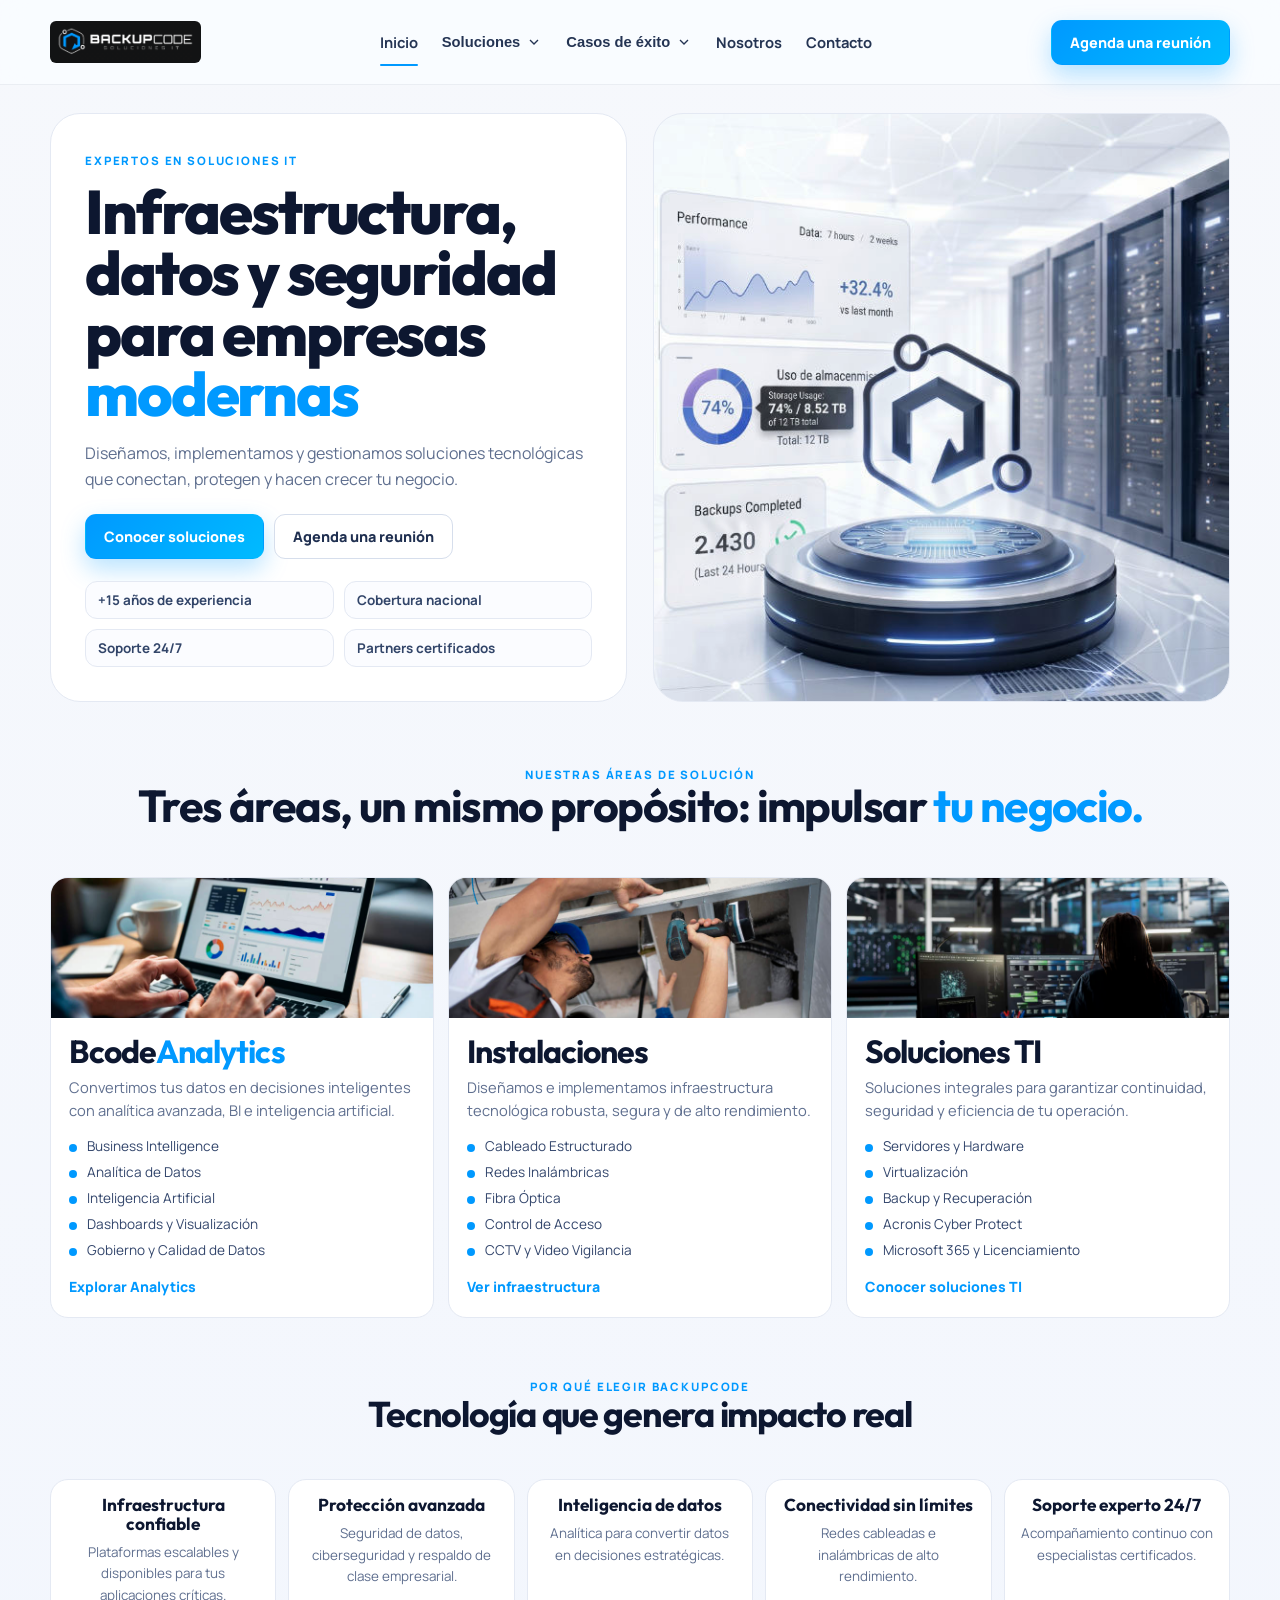
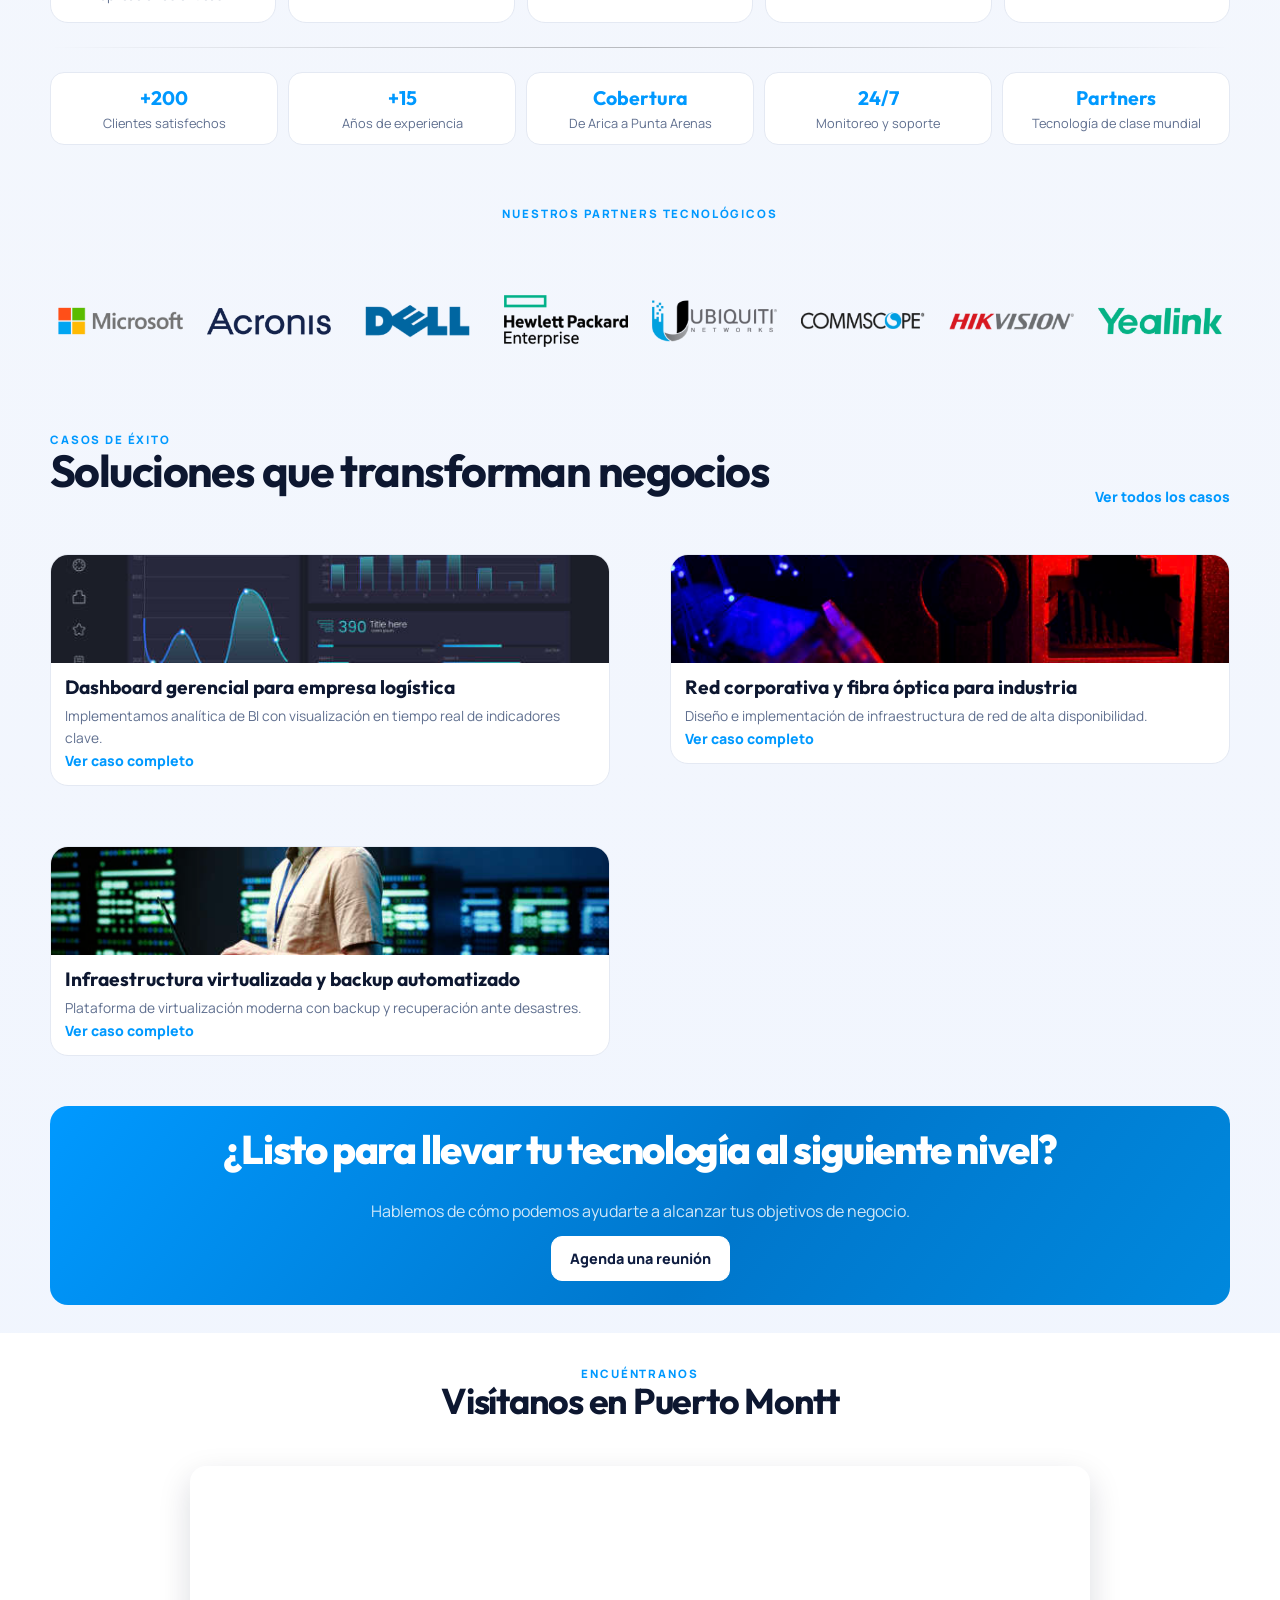
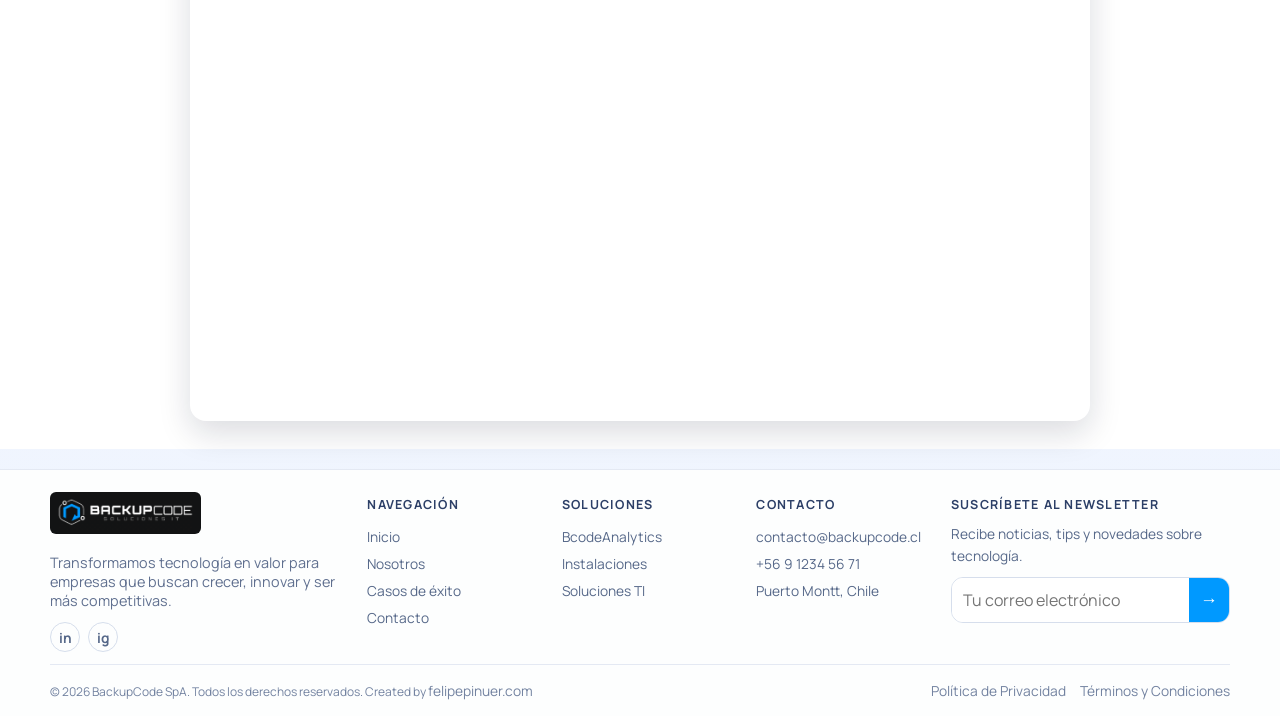
<file: index.html>
<!doctype html>
<html lang="es">
  <head>
    <meta charset="UTF-8" />
    <meta name="viewport" content="width=device-width, initial-scale=1.0" />
    <meta
      name="description"
      content="BackupCode Soluciones IT: infraestructura, datos y seguridad para empresas modernas. Diseñamos, implementamos y gestionamos soluciones tecnológicas."
    />
    <meta
      name="keywords"
      content="infraestructura IT, seguridad, datos, soluciones tecnológicas, BackupCode"
    />
    <meta name="author" content="BackupCode Soluciones IT" />
    <meta name="robots" content="index, follow" />

    <!-- OpenGraph / Facebook -->
    <meta property="og:type" content="website" />
    <meta property="og:url" content="https://backupcode.cl/" />
    <meta
      property="og:title"
      content="BackupCode Soluciones IT - Infraestructura, Datos y Seguridad"
    />
    <meta
      property="og:description"
      content="Soluciones tecnológicas integrales para empresas modernas. Infraestructura, datos y seguridad."
    />
    <meta
      property="og:image"
      content="https://backupcode.cl/img/og-image.png"
    />
    <meta property="og:image:width" content="1200" />
    <meta property="og:image:height" content="630" />
    <meta property="og:locale" content="es_CL" />

    <!-- Twitter -->
    <meta property="twitter:card" content="summary_large_image" />
    <meta property="twitter:url" content="https://backupcode.cl/" />
    <meta property="twitter:title" content="BackupCode Soluciones IT" />
    <meta
      property="twitter:description"
      content="Infraestructura, datos y seguridad para empresas modernas."
    />
    <meta
      property="twitter:image"
      content="https://backupcode.cl/img/og-image.png"
    />

    <!-- Canonical URL -->
    <link rel="canonical" href="https://backupcode.cl/" />

    <!-- Favicon & Icons -->
    <link
      rel="icon"
      type="image/png"
      sizes="32x32"
      href="./img/favicon-32x32.png"
    />
    <link
      rel="icon"
      type="image/png"
      sizes="16x16"
      href="./img/favicon-16x16.png"
    />
    <link rel="apple-touch-icon" href="./img/apple-touch-icon.png" />
    <link rel="manifest" href="./manifest.json" />
    <meta name="theme-color" content="#0099FF" />

    <title>BackupCode Soluciones IT - Infraestructura, Datos y Seguridad</title>
    <link rel="preconnect" href="https://fonts.googleapis.com" />
    <link rel="preconnect" href="https://fonts.gstatic.com" crossorigin />
    <link
      href="https://fonts.googleapis.com/css2?family=Manrope:wght@400;500;600;700;800&family=Outfit:wght@600;700;800&display=swap"
      rel="stylesheet"
    />
    <link rel="stylesheet" href="css/style.css" />

    <!-- Schema.org LocalBusiness -->
    <script type="application/ld+json">
      {
        "@context": "https://schema.org",
        "@type": "LocalBusiness",
        "name": "BackupCode Soluciones IT",
        "description": "Soluciones de infraestructura, datos y seguridad para empresas modernas",
        "url": "https://backupcode.cl",
        "logo": "https://backupcode.cl/img/logo.png",
        "image": "https://backupcode.cl/img/og-image.png",
        "address": {
          "@type": "PostalAddress",
          "streetAddress": "Icalma 1030",
          "addressLocality": "Puerto Montt",
          "addressRegion": "Los Lagos",
          "postalCode": "5500469",
          "addressCountry": "CL"
        },
        "telephone": "+56 9 XXXX XXXX",
        "priceRange": "$$",
        "areaServed": {
          "@type": "Country",
          "name": "CL"
        }
      }
    </script>
  </head>
  <body>
    <div class="site-wrap">
      <header class="site-header">
        <div class="container nav-row">
          <a class="brand" href="#inicio" aria-label="BackupCode">
            <img
              src="./img/logo.png"
              alt="BackupCode"
              class="brand-logo"
              loading="lazy"
            />
          </a>

          <button
            class="nav-toggle"
            aria-label="Abrir menú"
            aria-expanded="false"
            aria-controls="menu"
          ></button>

          <nav id="menu" class="menu">
            <a class="active" href="#inicio">Inicio</a>

            <!-- Dropdown Soluciones -->
            <div class="menu-item-dropdown">
              <button
                class="menu-item-toggle"
                aria-expanded="false"
                aria-haspopup="true"
              >
                Soluciones
                <svg
                  class="dropdown-icon"
                  width="16"
                  height="16"
                  viewBox="0 0 24 24"
                  fill="none"
                  stroke="currentColor"
                  stroke-width="2"
                >
                  <polyline points="6 9 12 15 18 9"></polyline>
                </svg>
              </button>
              <div class="dropdown-menu">
                <a href="html/soluciones/bcode-analytics.html"
                  >BcodeAnalytics</a
                >
                <a href="html/soluciones/instalaciones.html">Instalaciones</a>
                <a href="html/soluciones/soluciones-ti.html">Soluciones TI</a>
              </div>
            </div>

            <!-- Dropdown Casos de Éxito -->
            <div class="menu-item-dropdown">
              <button
                class="menu-item-toggle"
                aria-expanded="false"
                aria-haspopup="true"
              >
                Casos de éxito
                <svg
                  class="dropdown-icon"
                  width="16"
                  height="16"
                  viewBox="0 0 24 24"
                  fill="none"
                  stroke="currentColor"
                  stroke-width="2"
                >
                  <polyline points="6 9 12 15 18 9"></polyline>
                </svg>
              </button>
              <div class="dropdown-menu">
                <a href="html/casos/retail.html"
                  >Transformación Digital - Retail</a
                >
                <a href="html/casos/hospitalario.html">Sistema Hospitalario</a>
                <a href="html/casos/mineria.html">Infraestructura Minera</a>
              </div>
            </div>

            <a href="html/nosotros.html">Nosotros</a>
            <a href="html/contacto.html">Contacto</a>
          </nav>

          <a class="btn btn-primary nav-cta" href="html/contacto.html"
            >Agenda una reunión</a
          >
        </div>
      </header>

      <main>
        <section class="hero" id="inicio">
          <div class="container hero-grid">
            <div class="hero-copy" data-reveal>
              <span class="tagline">Expertos en soluciones IT</span>
              <h1>
                Infraestructura, datos y seguridad para empresas
                <span>modernas</span>
              </h1>
              <p>
                Diseñamos, implementamos y gestionamos soluciones tecnológicas
                que conectan, protegen y hacen crecer tu negocio.
              </p>

              <div class="hero-buttons">
                <a class="btn btn-primary" href="#soluciones"
                  >Conocer soluciones</a
                >
                <a class="btn btn-outline" href="html/contacto.html"
                  >Agenda una reunión</a
                >
              </div>

              <ul class="quick-facts">
                <li>+15 años de experiencia</li>
                <li>Cobertura nacional</li>
                <li>Soporte 24/7</li>
                <li>Partners certificados</li>
              </ul>
            </div>

            <div class="hero-media" data-reveal></div>
          </div>
        </section>

        <section class="section" id="soluciones">
          <div class="container">
            <div class="section-header" data-reveal>
              <span class="tagline">Nuestras áreas de solución</span>
              <h2>
                Tres áreas, un mismo propósito: impulsar
                <span>tu negocio.</span>
              </h2>
            </div>

            <div class="service-grid">
              <article class="service-card" data-reveal>
                <div class="service-cover cover-analytics"></div>
                <div class="service-body">
                  <h3>Bcode<span>Analytics</span></h3>
                  <p>
                    Convertimos tus datos en decisiones inteligentes con
                    analítica avanzada, BI e inteligencia artificial.
                  </p>
                  <ul>
                    <li>Business Intelligence</li>
                    <li>Analítica de Datos</li>
                    <li>Inteligencia Artificial</li>
                    <li>Dashboards y Visualización</li>
                    <li>Gobierno y Calidad de Datos</li>
                  </ul>
                  <a href="html/contacto.html">Explorar Analytics</a>
                </div>
              </article>

              <button class="scroll-top" aria-label="Volver arriba">↑</button>

              <article class="service-card" data-reveal>
                <div class="service-cover cover-infra"></div>
                <div class="service-body">
                  <h3>Instalaciones</h3>
                  <p>
                    Diseñamos e implementamos infraestructura tecnológica
                    robusta, segura y de alto rendimiento.
                  </p>
                  <ul>
                    <li>Cableado Estructurado</li>
                    <li>Redes Inalámbricas</li>
                    <li>Fibra Óptica</li>
                    <li>Control de Acceso</li>
                    <li>CCTV y Video Vigilancia</li>
                  </ul>
                  <a href="html/contacto.html">Ver infraestructura</a>
                </div>
              </article>

              <article class="service-card" data-reveal>
                <div class="service-cover cover-security"></div>
                <div class="service-body">
                  <h3>Soluciones TI</h3>
                  <p>
                    Soluciones integrales para garantizar continuidad, seguridad
                    y eficiencia de tu operación.
                  </p>
                  <ul>
                    <li>Servidores y Hardware</li>
                    <li>Virtualización</li>
                    <li>Backup y Recuperación</li>
                    <li>Acronis Cyber Protect</li>
                    <li>Microsoft 365 y Licenciamiento</li>
                  </ul>
                  <a href="html/contacto.html">Conocer soluciones TI</a>
                </div>
              </article>
            </div>
          </div>
        </section>

        <section class="section reason" id="nosotros">
          <div class="container">
            <div class="section-header compact" data-reveal>
              <span class="tagline">Por qué elegir BackupCode</span>
              <h2>Tecnología que genera impacto real</h2>
            </div>

            <div class="reason-grid" data-reveal>
              <article>
                <h3>Infraestructura confiable</h3>
                <p>
                  Plataformas escalables y disponibles para tus aplicaciones
                  críticas.
                </p>
              </article>
              <article>
                <h3>Protección avanzada</h3>
                <p>
                  Seguridad de datos, ciberseguridad y respaldo de clase
                  empresarial.
                </p>
              </article>
              <article>
                <h3>Inteligencia de datos</h3>
                <p>
                  Analítica para convertir datos en decisiones estratégicas.
                </p>
              </article>
              <article>
                <h3>Conectividad sin límites</h3>
                <p>Redes cableadas e inalámbricas de alto rendimiento.</p>
              </article>
              <article>
                <h3>Soporte experto 24/7</h3>
                <p>Acompañamiento continuo con especialistas certificados.</p>
              </article>
            </div>

            <hr class="hr hr-blurry" />

            <div class="kpi-grid" data-reveal>
              <div><strong>+200</strong><span>Clientes satisfechos</span></div>
              <div><strong>+15</strong><span>Años de experiencia</span></div>
              <div>
                <strong>Cobertura</strong><span>De Arica a Punta Arenas</span>
              </div>
              <div><strong>24/7</strong><span>Monitoreo y soporte</span></div>
              <div>
                <strong>Partners</strong
                ><span>Tecnología de clase mundial</span>
              </div>
            </div>
          </div>
        </section>

        <section class="section partners" id="blog">
          <div class="container">
            <div class="section-header compact" data-reveal>
              <span class="tagline">Nuestros partners tecnológicos</span>
            </div>

            <div class="partner-strip" data-reveal>
              <img
                src="./img/partners/microsoft.png"
                alt="Microsoft"
                class="partner-logo"
                loading="lazy"
              />
              <img
                src="./img/partners/acronis.png"
                alt="Acronis"
                class="partner-logo"
                loading="lazy"
              />
              <img
                src="./img/partners/dell.png"
                alt="Dell Technologies"
                class="partner-logo"
                loading="lazy"
              />
              <img
                src="./img/partners/hpe.png"
                alt="HPE Aruba"
                class="partner-logo"
                loading="lazy"
              />
              <img
                src="./img/partners/ubiquiti.png"
                alt="Ubiquiti"
                class="partner-logo"
                loading="lazy"
              />
              <img
                src="./img/partners/commscope.png"
                alt="CommScope"
                class="partner-logo"
                loading="lazy"
              />
              <img
                src="./img/partners/hikvision.png"
                alt="Hikvision"
                class="partner-logo"
                loading="lazy"
              />
              <img
                src="./img/partners/yealink.png"
                alt="Yealink"
                class="partner-logo"
                loading="lazy"
              />
            </div>
          </div>
        </section>

        <section class="section cases" id="casos">
          <div class="container">
            <div class="section-header with-link" data-reveal>
              <div>
                <span class="tagline">Casos de éxito</span>
                <h2>Soluciones que transforman negocios</h2>
              </div>
              <a href="html/contacto.html">Ver todos los casos</a>
            </div>

            <div class="case-grid">
              <article class="case-card" data-reveal>
                <div class="case-cover case-a"></div>
                <div class="case-content">
                  <h3>Dashboard gerencial para empresa logística</h3>
                  <p>
                    Implementamos analítica de BI con visualización en tiempo
                    real de indicadores clave.
                  </p>
                  <a href="html/contacto.html">Ver caso completo</a>
                </div>
              </article>

              <article class="case-card" data-reveal>
                <div class="case-cover case-b"></div>
                <div class="case-content">
                  <h3>Red corporativa y fibra óptica para industria</h3>
                  <p>
                    Diseño e implementación de infraestructura de red de alta
                    disponibilidad.
                  </p>
                  <a href="html/contacto.html">Ver caso completo</a>
                </div>
              </article>

              <article class="case-card" data-reveal>
                <div class="case-cover case-c"></div>
                <div class="case-content">
                  <h3>Infraestructura virtualizada y backup automatizado</h3>
                  <p>
                    Plataforma de virtualización moderna con backup y
                    recuperación ante desastres.
                  </p>
                  <a href="html/contacto.html">Ver caso completo</a>
                </div>
              </article>
            </div>
          </div>
        </section>

        <section class="section pre-footer">
          <div class="container">
            <div class="pre-footer-card" data-reveal>
              <h2>¿Listo para llevar tu tecnología al siguiente nivel?</h2>
              <p>
                Hablemos de cómo podemos ayudarte a alcanzar tus objetivos de
                negocio.
              </p>
              <a class="btn btn-white" href="html/contacto.html"
                >Agenda una reunión</a
              >
            </div>
          </div>
        </section>

        <section class="section location" id="ubicacion">
          <div class="container">
            <div class="section-header compact" data-reveal>
              <span class="tagline">Encuéntranos</span>
              <h2>Visítanos en Puerto Montt</h2>
            </div>

            <div class="map-container" data-reveal>
              <iframe
                src="https://www.google.com/maps/embed?pb=!1m18!1m12!1m3!1d4220.385316599877!2d-72.93463157763289!3d-41.45788273365748!2m3!1f0!2f0!3f0!3m2!1i1024!2i768!4f13.1!3m3!1m2!1s0x96183af0d1638b1d%3A0xb42799eb06a1ab8f!2sIcalma%201030%2C%205500469%20Puerto%20Montt%2C%20Los%20Lagos!5e0!3m2!1sen!2scl!4v1780113646910!5m2!1sen!2scl"
                width="100%"
                height="550"
                style="border: 0"
                allowfullscreen=""
                loading="lazy"
                referrerpolicy="no-referrer-when-downgrade"
              >
              </iframe>
            </div>
          </div>
        </section>
      </main>

      <footer class="site-footer" id="contacto">
        <div class="container footer-grid">
          <div class="footer-brand">
            <a class="brand" href="#inicio">
              <img
                src="./img/logo.png"
                alt="BackupCode"
                class="brand-logo"
                loading="lazy"
              />
            </a>
            <p>
              Transformamos tecnología en valor para empresas que buscan crecer,
              innovar y ser más competitivas.
            </p>
            <div class="social-row">
              <a href="https://www.linkedin.com/company/backupcode" target="_blank" rel="noopener noreferrer" aria-label="LinkedIn">in</a>
              <a href="https://www.instagram.com/backupcode" target="_blank" rel="noopener noreferrer" aria-label="Instagram">ig</a>
            </div>
          </div>

          <div>
            <h3>Navegación</h3>
            <ul>
              <li><a href="#inicio">Inicio</a></li>
              <li><a href="html/nosotros.html">Nosotros</a></li>
              <li><a href="#casos">Casos de éxito</a></li>
              <li><a href="html/contacto.html">Contacto</a></li>
            </ul>
          </div>

          <div>
            <h3>Soluciones</h3>
            <ul>
              <li><a href="#soluciones">BcodeAnalytics</a></li>
              <li><a href="#soluciones">Instalaciones</a></li>
              <li><a href="#soluciones">Soluciones TI</a></li>
            </ul>
          </div>

          <div>
            <h3>Contacto</h3>
            <ul>
              <li>contacto@backupcode.cl</li>
              <li>+56 9 1234 56 71</li>
              <li>Puerto Montt, Chile</li>
            </ul>
          </div>

          <div class="newsletter">
            <h3>Suscríbete al newsletter</h3>
            <p>Recibe noticias, tips y novedades sobre tecnología.</p>
            <form>
              <label for="news-email" class="sr-only">Correo electrónico</label>
              <input
                id="news-email"
                type="email"
                placeholder="Tu correo electrónico"
              />
              <button type="submit" aria-label="Enviar">→</button>
            </form>
          </div>
        </div>

        <div class="container footer-bottom">
          <span
            >© 2026 BackupCode SpA. Todos los derechos reservados. Created by
            <a
              href="https://felipepinuer.com"
              target="_blank"
              rel="noopener noreferrer"
              >felipepinuer.com</a
            ></span
          >
          <div>
            <a href="#inicio">Política de Privacidad</a>
            <a href="#inicio">Términos y Condiciones</a>
          </div>
        </div>
      </footer>
    </div>

    <script src="js/main.js"></script>
  </body>
</html>
</file>
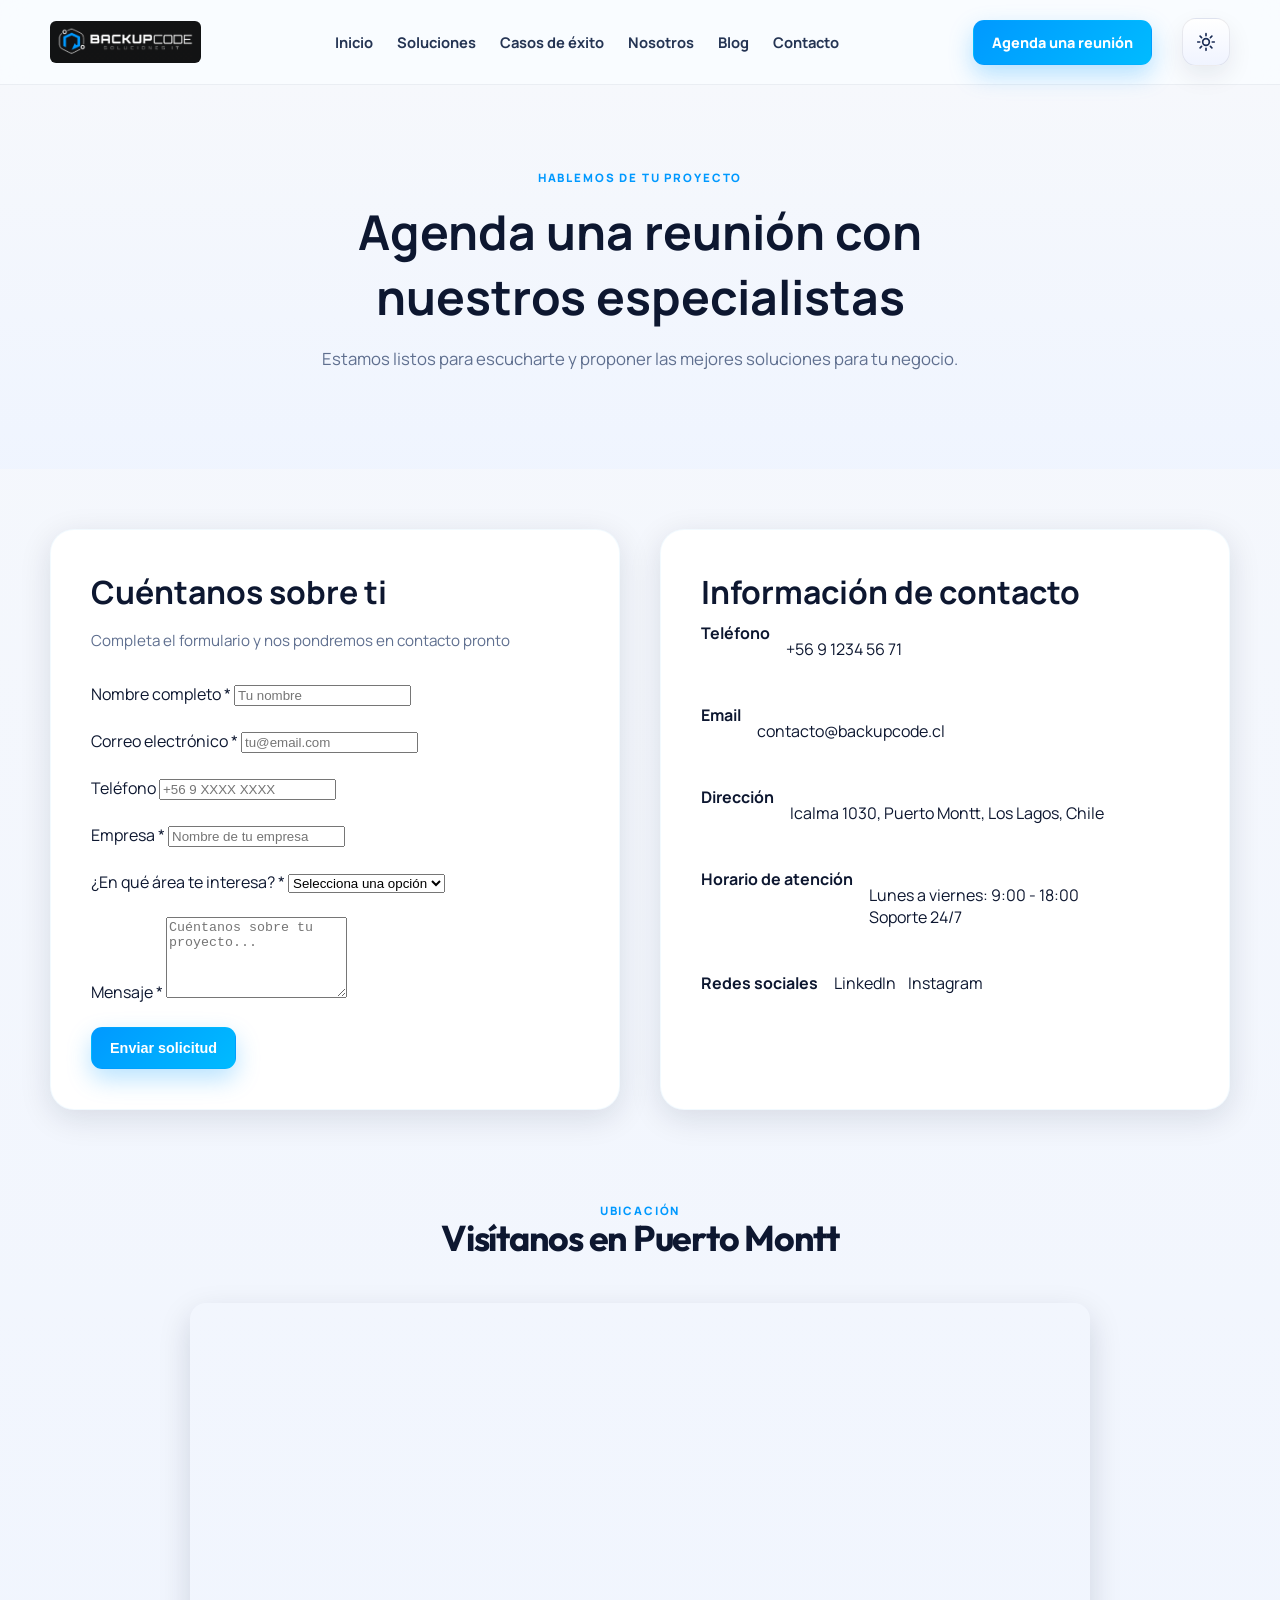
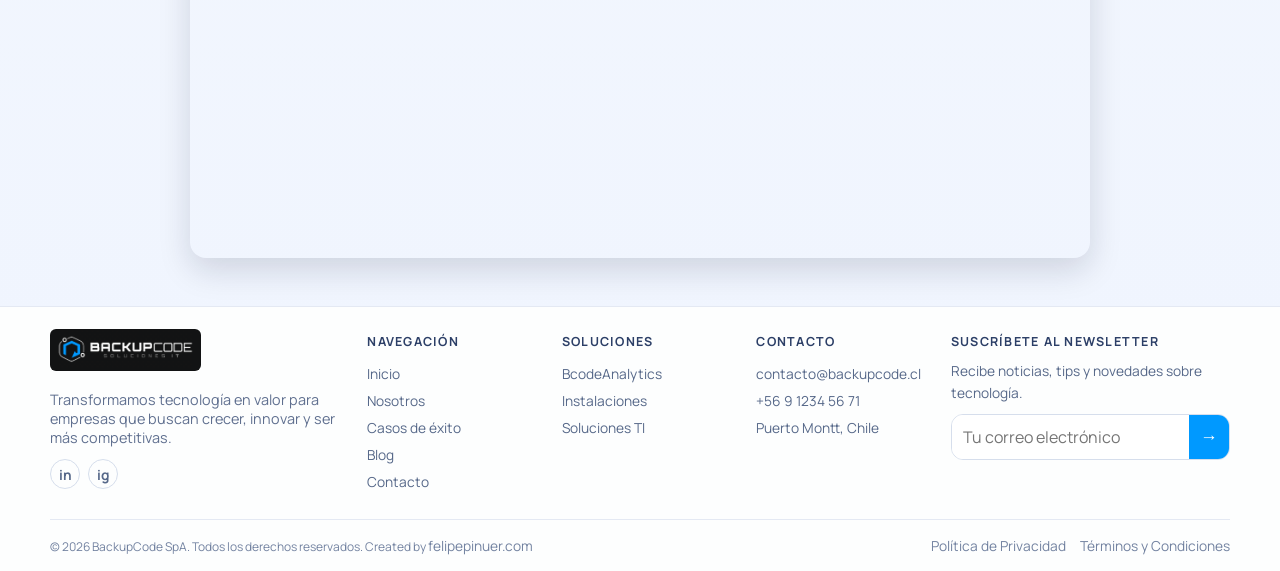
<file: booking.html>
<!doctype html>
<html lang="es">
  <head>
    <meta charset="UTF-8" />
    <meta name="viewport" content="width=device-width, initial-scale=1.0" />
    <meta
      name="description"
      content="Agenda una reunión con BackupCode. Contáctanos para hablar sobre soluciones IT, infraestructura y seguridad para tu negocio."
    />
    <meta
      name="keywords"
      content="contacto, agendar reunión, BackupCode, soluciones IT, infraestructura"
    />
    <meta name="author" content="BackupCode Soluciones IT" />
    <meta name="robots" content="index, follow" />

    <!-- OpenGraph / Facebook -->
    <meta property="og:type" content="website" />
    <meta property="og:url" content="https://backupcode.cl/booking.html" />
    <meta
      property="og:title"
      content="Agenda una Reunión - BackupCode Soluciones IT"
    />
    <meta
      property="og:description"
      content="Contacta con nuestros especialistas para agendar una reunión y conocer cómo podemos ayudarte."
    />
    <meta
      property="og:image"
      content="https://backupcode.cl/img/og-image.png"
    />
    <meta property="og:image:width" content="1200" />
    <meta property="og:image:height" content="630" />
    <meta property="og:locale" content="es_CL" />

    <!-- Twitter -->
    <meta property="twitter:card" content="summary_large_image" />
    <meta property="twitter:url" content="https://backupcode.cl/booking.html" />
    <meta property="twitter:title" content="Agenda una Reunión - BackupCode" />
    <meta
      property="twitter:description"
      content="Contacta con nuestros especialistas para agendar una reunión."
    />
    <meta
      property="twitter:image"
      content="https://backupcode.cl/img/og-image.png"
    />

    <!-- Canonical URL -->
    <link rel="canonical" href="https://backupcode.cl/booking.html" />

    <!-- Favicon & Icons -->
    <link
      rel="icon"
      type="image/png"
      sizes="32x32"
      href="./img/favicon-32x32.png"
    />
    <link
      rel="icon"
      type="image/png"
      sizes="16x16"
      href="./img/favicon-16x16.png"
    />
    <link rel="apple-touch-icon" href="./img/apple-touch-icon.png" />
    <link rel="manifest" href="./manifest.json" />
    <meta name="theme-color" content="#0099FF" />

    <title>Agenda una Reunión - BackupCode Soluciones IT</title>
    <link rel="preconnect" href="https://fonts.googleapis.com" />
    <link rel="preconnect" href="https://fonts.gstatic.com" crossorigin />
    <link
      href="https://fonts.googleapis.com/css2?family=Manrope:wght@400;500;600;700;800&family=Outfit:wght@600;700;800&display=swap"
      rel="stylesheet"
    />
    <link rel="stylesheet" href="css/style.css" />
  </head>
  <body>
    <div class="site-wrap">
      <header class="site-header">
        <div class="container nav-row">
          <a class="brand" href="index.html" aria-label="BackupCode">
            <img
              src="./img/logo.png"
              alt="BackupCode"
              class="brand-logo"
              loading="lazy"
            />
          </a>

          <button
            class="nav-toggle"
            aria-label="Abrir menú"
            aria-expanded="false"
            aria-controls="menu"
          ></button>

          <nav id="menu" class="menu">
            <a href="index.html#inicio">Inicio</a>
            <a href="index.html#soluciones">Soluciones</a>
            <a href="index.html#casos">Casos de éxito</a>
            <a href="index.html#nosotros">Nosotros</a>
            <a href="index.html#blog">Blog</a>
            <a class="active" href="booking.html">Contacto</a>
          </nav>

          <a class="btn btn-primary nav-cta" href="booking.html"
            >Agenda una reunión</a
          >

          <button
            class="theme-toggle"
            aria-label="Cambiar tema"
            aria-pressed="false"
            title="Cambiar tema"
          >
            <span
              class="theme-toggle__icon theme-toggle__icon--sun"
              aria-hidden="true"
            >
              <svg
                viewBox="0 0 24 24"
                fill="none"
                xmlns="http://www.w3.org/2000/svg"
              >
                <circle
                  cx="12"
                  cy="12"
                  r="4"
                  stroke="currentColor"
                  stroke-width="2"
                />
                <path
                  d="M12 2v2.5M12 19.5V22M4.93 4.93l1.77 1.77M17.3 17.3l1.77 1.77M2 12h2.5M19.5 12H22M4.93 19.07l1.77-1.77M17.3 6.7l1.77-1.77"
                  stroke="currentColor"
                  stroke-width="2"
                  stroke-linecap="round"
                />
              </svg>
            </span>
            <span
              class="theme-toggle__icon theme-toggle__icon--moon"
              aria-hidden="true"
            >
              <svg
                viewBox="0 0 24 24"
                fill="none"
                xmlns="http://www.w3.org/2000/svg"
              >
                <path
                  d="M20 14.5A8.5 8.5 0 1 1 9.5 4a7 7 0 1 0 10.5 10.5Z"
                  stroke="currentColor"
                  stroke-width="2"
                  stroke-linejoin="round"
                />
              </svg>
            </span>
          </button>
        </div>
      </header>

      <main>
        <section class="hero hero-simple" id="inicio">
          <div class="container">
            <div class="hero-simple-content" data-reveal>
              <span class="tagline">Hablemos de tu proyecto</span>
              <h1>Agenda una reunión con nuestros especialistas</h1>
              <p>
                Estamos listos para escucharte y proponer las mejores soluciones
                para tu negocio.
              </p>
            </div>
          </div>
        </section>

        <section class="section contact-main">
          <div class="container contact-grid">
            <div class="contact-form-wrapper" data-reveal>
              <div class="contact-form-header">
                <h2>Cuéntanos sobre ti</h2>
                <p>Completa el formulario y nos pondremos en contacto pronto</p>
              </div>
              <form class="contact-form" id="contact-form">
                <div class="form-group">
                  <label for="name">Nombre completo *</label>
                  <input
                    type="text"
                    id="name"
                    name="name"
                    placeholder="Tu nombre"
                    required
                  />
                </div>

                <div class="form-group">
                  <label for="email">Correo electrónico *</label>
                  <input
                    type="email"
                    id="email"
                    name="email"
                    placeholder="tu@email.com"
                    required
                  />
                </div>

                <div class="form-group">
                  <label for="phone">Teléfono</label>
                  <input
                    type="tel"
                    id="phone"
                    name="phone"
                    placeholder="+56 9 XXXX XXXX"
                  />
                </div>

                <div class="form-group">
                  <label for="company">Empresa *</label>
                  <input
                    type="text"
                    id="company"
                    name="company"
                    placeholder="Nombre de tu empresa"
                    required
                  />
                </div>

                <div class="form-group">
                  <label for="service">¿En qué área te interesa? *</label>
                  <select id="service" name="service" required>
                    <option value="">Selecciona una opción</option>
                    <option value="analytics">BcodeAnalytics</option>
                    <option value="infra">Instalaciones</option>
                    <option value="ti">Soluciones TI</option>
                    <option value="otro">Otro</option>
                  </select>
                </div>

                <div class="form-group">
                  <label for="message">Mensaje *</label>
                  <textarea
                    id="message"
                    name="message"
                    placeholder="Cuéntanos sobre tu proyecto..."
                    rows="5"
                    required
                  ></textarea>
                </div>

                <button type="submit" class="btn btn-primary">
                  Enviar solicitud
                </button>
              </form>
            </div>

            <div class="contact-info-wrapper" data-reveal>
              <div class="contact-info-card">
                <h3>Información de contacto</h3>

                <div class="info-item">
                  <strong>Teléfono</strong>
                  <p>
                    <a href="tel:+56912345671">+56 9 1234 56 71</a>
                  </p>
                </div>

                <div class="info-item">
                  <strong>Email</strong>
                  <p>
                    <a href="mailto:contacto@backupcode.cl"
                      >contacto@backupcode.cl</a
                    >
                  </p>
                </div>

                <div class="info-item">
                  <strong>Dirección</strong>
                  <p>Icalma 1030, Puerto Montt, Los Lagos, Chile</p>
                </div>

                <div class="info-item">
                  <strong>Horario de atención</strong>
                  <p>Lunes a viernes: 9:00 - 18:00<br />Soporte 24/7</p>
                </div>

                <div class="info-item">
                  <strong>Redes sociales</strong>
                  <div class="social-links">
                    <a href="#" aria-label="LinkedIn">LinkedIn</a>
                    <a href="#" aria-label="Instagram">Instagram</a>
                  </div>
                </div>
              </div>
            </div>
          </div>
        </section>

        <section class="section">
          <div class="container">
            <div class="section-header compact" data-reveal>
              <span class="tagline">Ubicación</span>
              <h2>Visítanos en Puerto Montt</h2>
            </div>

            <div class="map-container" data-reveal>
              <iframe
                src="https://www.google.com/maps/embed?pb=!1m18!1m12!1m3!1d4220.385316599877!2d-72.93463157763289!3d-41.45788273365748!2m3!1f0!2f0!3f0!3m2!1i1024!2i768!4f13.1!3m3!1m2!1s0x96183af0d1638b1d%3A0xb42799eb06a1ab8f!2sIcalma%201030%2C%205500469%20Puerto%20Montt%2C%20Los%20Lagos!5e0!3m2!1sen!2scl!4v1780113646910!5m2!1sen!2scl"
                width="100%"
                height="550"
                style="border: 0"
                allowfullscreen=""
                loading="lazy"
                referrerpolicy="no-referrer-when-downgrade"
              >
              </iframe>
            </div>
          </div>
        </section>
      </main>

      <footer class="site-footer">
        <div class="container footer-grid">
          <div class="footer-brand">
            <a class="brand" href="index.html">
              <img
                src="./img/logo.png"
                alt="BackupCode"
                class="brand-logo"
                loading="lazy"
              />
            </a>
            <p>
              Transformamos tecnología en valor para empresas que buscan crecer,
              innovar y ser más competitivas.
            </p>
            <div class="social-row">
              <a href="#" aria-label="LinkedIn">in</a>
              <a href="#" aria-label="Instagram">ig</a>
            </div>
          </div>

          <div>
            <h3>Navegación</h3>
            <ul>
              <li><a href="index.html#inicio">Inicio</a></li>
              <li><a href="index.html#nosotros">Nosotros</a></li>
              <li><a href="index.html#casos">Casos de éxito</a></li>
              <li><a href="index.html#blog">Blog</a></li>
              <li><a href="booking.html">Contacto</a></li>
            </ul>
          </div>

          <div>
            <h3>Soluciones</h3>
            <ul>
              <li><a href="index.html#soluciones">BcodeAnalytics</a></li>
              <li><a href="index.html#soluciones">Instalaciones</a></li>
              <li><a href="index.html#soluciones">Soluciones TI</a></li>
            </ul>
          </div>

          <div>
            <h3>Contacto</h3>
            <ul>
              <li>contacto@backupcode.cl</li>
              <li>+56 9 1234 56 71</li>
              <li>Puerto Montt, Chile</li>
            </ul>
          </div>

          <div class="newsletter">
            <h3>Suscríbete al newsletter</h3>
            <p>Recibe noticias, tips y novedades sobre tecnología.</p>
            <form>
              <label for="news-email" class="sr-only">Correo electrónico</label>
              <input
                id="news-email"
                type="email"
                placeholder="Tu correo electrónico"
              />
              <button type="submit" aria-label="Enviar">→</button>
            </form>
          </div>
        </div>

        <div class="container footer-bottom">
          <span>© 2026 BackupCode SpA. Todos los derechos reservados. Created by <a href="https://felipepinuer.com" target="_blank" rel="noopener noreferrer">felipepinuer.com</a></span>
          <div>
            <a href="#inicio">Política de Privacidad</a>
            <a href="#inicio">Términos y Condiciones</a>
          </div>
        </div>
      </footer>
    </div>

    <script src="js/main.js"></script>
  </body>
</html>
</file>
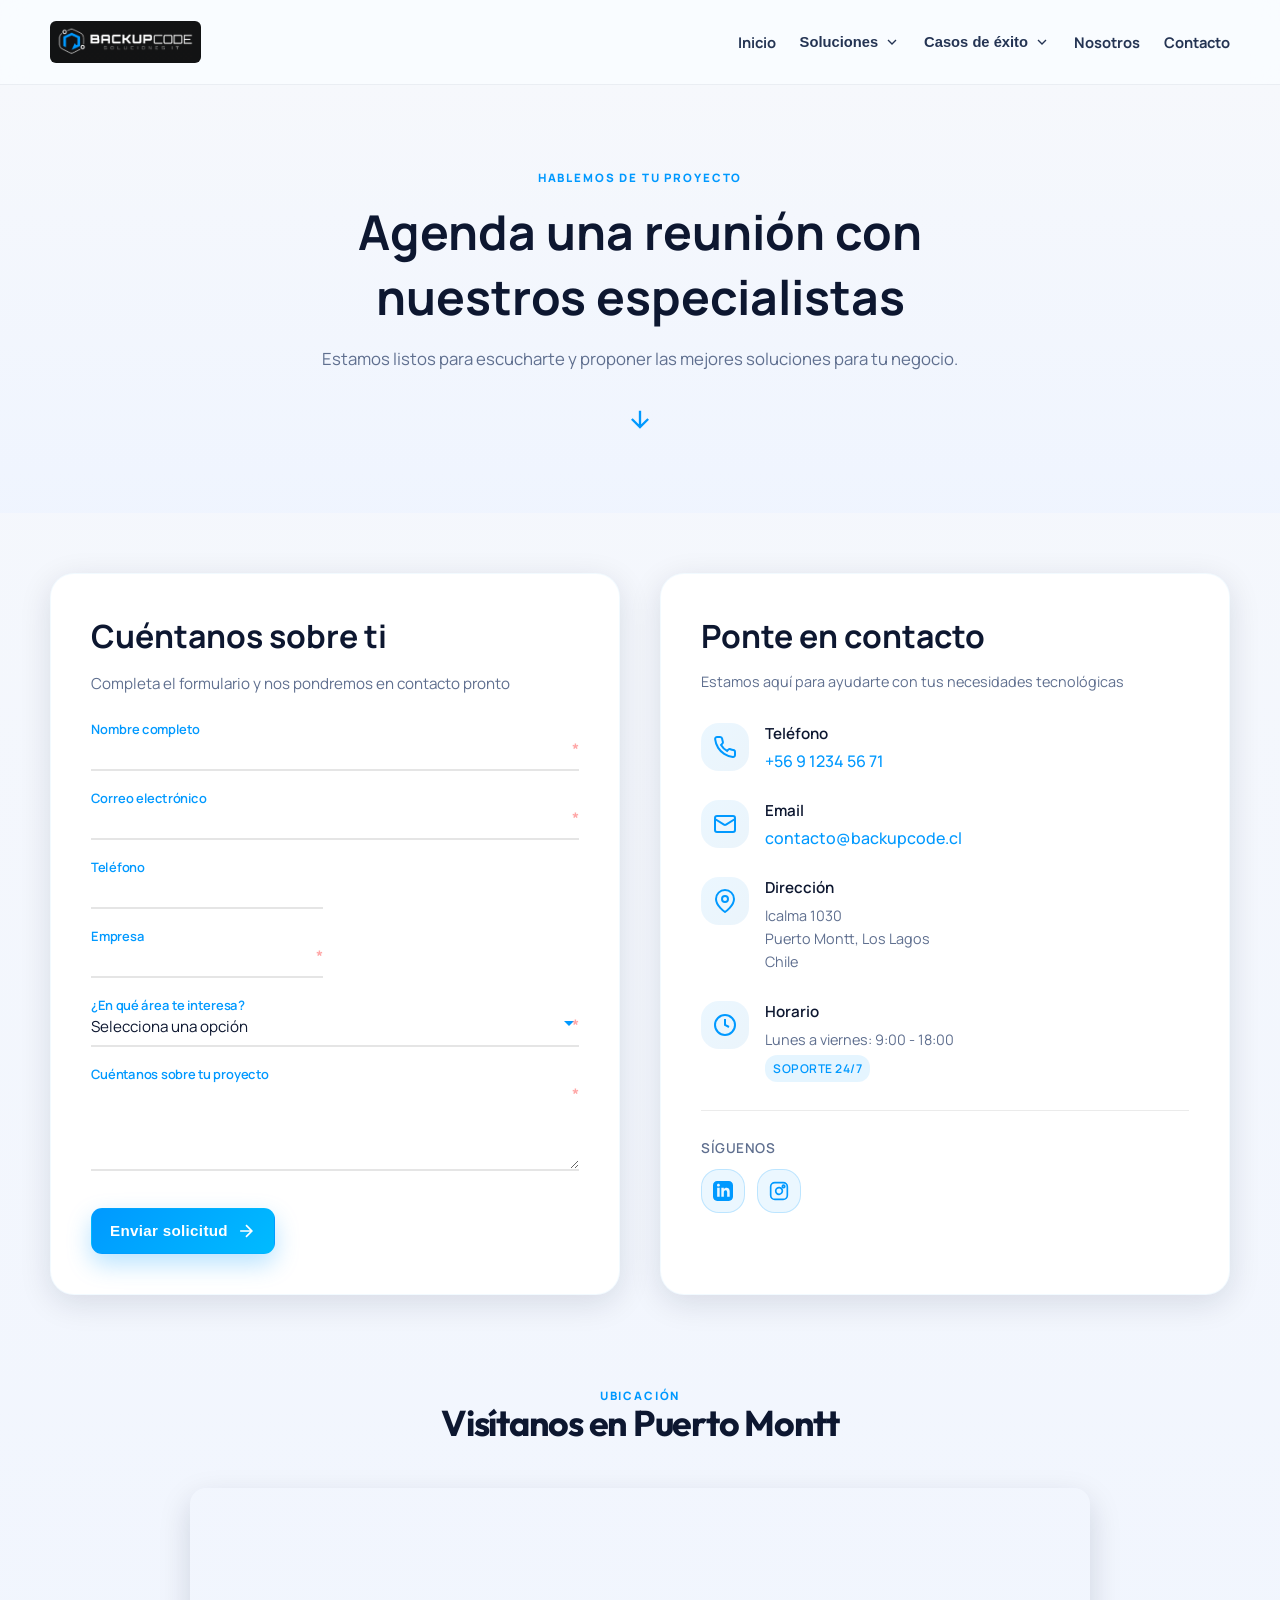
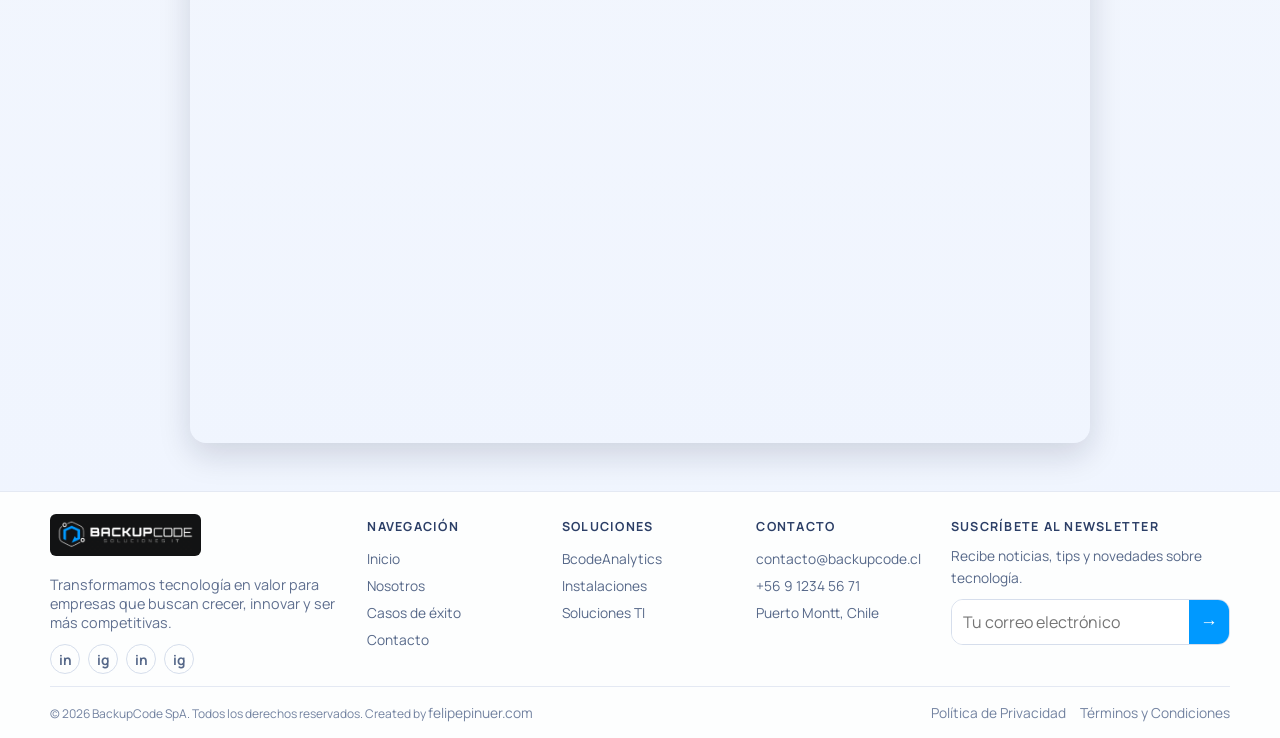
<file: html/contacto.html>
<!doctype html>
<html lang="es">
  <head>
    <meta charset="UTF-8" />
    <meta name="viewport" content="width=device-width, initial-scale=1.0" />
    <meta
      name="description"
      content="Agenda una reunión con BackupCode. Contáctanos para hablar sobre soluciones IT, infraestructura y seguridad para tu negocio."
    />
    <meta
      name="keywords"
      content="contacto, agendar reunión, BackupCode, soluciones IT, infraestructura"
    />
    <meta name="author" content="BackupCode Soluciones IT" />
    <meta name="robots" content="index, follow" />

    <!-- OpenGraph / Facebook -->
    <meta property="og:type" content="website" />
    <meta
      property="og:url"
      content="https://backupcode.cl/html/contacto.html"
    />
    <meta property="og:title" content="Contacto - BackupCode Soluciones IT" />
    <meta
      property="og:description"
      content="Contacta con nuestros especialistas para agendar una reunión y conocer cómo podemos ayudarte."
    />
    <meta
      property="og:image"
      content="https://backupcode.cl/img/og-image.png"
    />
    <meta property="og:image:width" content="1200" />
    <meta property="og:image:height" content="630" />
    <meta property="og:locale" content="es_CL" />

    <!-- Twitter -->
    <meta property="twitter:card" content="summary_large_image" />
    <meta
      property="twitter:url"
      content="https://backupcode.cl/html/contacto.html"
    />
    <meta property="twitter:title" content="Contacto - BackupCode" />
    <meta
      property="twitter:description"
      content="Contacta con nuestros especialistas para agendar una reunión."
    />
    <meta
      property="twitter:image"
      content="https://backupcode.cl/img/og-image.png"
    />

    <!-- Canonical URL -->
    <link rel="canonical" href="https://backupcode.cl/html/contacto.html" />

    <!-- Favicon & Icons -->
    <link
      rel="icon"
      type="image/png"
      sizes="32x32"
      href="../img/favicon-32x32.png"
    />
    <link
      rel="icon"
      type="image/png"
      sizes="16x16"
      href="../img/favicon-16x16.png"
    />
    <link rel="apple-touch-icon" href="../img/apple-touch-icon.png" />
    <link rel="manifest" href="../manifest.json" />
    <meta name="theme-color" content="#0099FF" />

    <title>Contacto - BackupCode Soluciones IT</title>
    <link rel="preconnect" href="https://fonts.googleapis.com" />
    <link rel="preconnect" href="https://fonts.gstatic.com" crossorigin />
    <link
      href="https://fonts.googleapis.com/css2?family=Manrope:wght@400;500;600;700;800&family=Outfit:wght@600;700;800&display=swap"
      rel="stylesheet"
    />
    <link rel="stylesheet" href="../css/style.css" />
  </head>
  <body>
    <div class="site-wrap">
      <header class="site-header">
        <div class="container nav-row">
          <a class="brand" href="../index.html" aria-label="BackupCode">
            <img
              src="../img/logo.png"
              alt="BackupCode"
              class="brand-logo"
              loading="lazy"
            />
          </a>

          <button
            class="nav-toggle"
            aria-label="Abrir menú"
            aria-expanded="false"
            aria-controls="menu"
          ></button>

          <nav id="menu" class="menu">
            <a href="../index.html#inicio">Inicio</a>

            <!-- Dropdown Soluciones -->
            <div class="menu-item-dropdown">
              <button
                class="menu-item-toggle"
                aria-expanded="false"
                aria-haspopup="true"
              >
                Soluciones
                <svg
                  class="dropdown-icon"
                  width="16"
                  height="16"
                  viewBox="0 0 24 24"
                  fill="none"
                  stroke="currentColor"
                  stroke-width="2"
                >
                  <polyline points="6 9 12 15 18 9"></polyline>
                </svg>
              </button>
              <div class="dropdown-menu">
                <a href="./soluciones/bcode-analytics.html">BcodeAnalytics</a>
                <a href="./soluciones/instalaciones.html">Instalaciones</a>
                <a href="./soluciones/soluciones-ti.html">Soluciones TI</a>
              </div>
            </div>

            <!-- Dropdown Casos de Éxito -->
            <div class="menu-item-dropdown">
              <button
                class="menu-item-toggle"
                aria-expanded="false"
                aria-haspopup="true"
              >
                Casos de éxito
                <svg
                  class="dropdown-icon"
                  width="16"
                  height="16"
                  viewBox="0 0 24 24"
                  fill="none"
                  stroke="currentColor"
                  stroke-width="2"
                >
                  <polyline points="6 9 12 15 18 9"></polyline>
                </svg>
              </button>
              <div class="dropdown-menu">
                <a href="./casos/retail.html"
                  >Transformación Digital - Retail</a
                >
                <a href="./casos/hospitalario.html">Sistema Hospitalario</a>
                <a href="./casos/mineria.html">Infraestructura Minera</a>
              </div>
            </div>

            <a href="./nosotros.html">Nosotros</a>
            <a class="active" href="contacto.html">Contacto</a>
          </nav>
        </div>
      </header>

      <main>
        <section class="hero hero-simple" id="inicio">
          <div class="container">
            <div class="hero-simple-content" data-reveal>
              <span class="tagline">Hablemos de tu proyecto</span>
              <h1>Agenda una reunión con nuestros especialistas</h1>
              <p>
                Estamos listos para escucharte y proponer las mejores soluciones
                para tu negocio.
              </p>
              <div class="scroll-indicator">
                <svg
                  width="24"
                  height="24"
                  viewBox="0 0 24 24"
                  fill="none"
                  stroke="currentColor"
                  stroke-width="2"
                >
                  <path d="M12 5v14M19 12l-7 7-7-7"></path>
                </svg>
              </div>
            </div>
          </div>
        </section>

        <section class="section contact-main">
          <div class="container contact-grid">
            <div class="contact-form-wrapper" data-reveal>
              <div class="contact-form-header">
                <h2>Cuéntanos sobre ti</h2>
                <p>Completa el formulario y nos pondremos en contacto pronto</p>
              </div>
              <form class="contact-form" id="contact-form">
                <div class="form-group">
                  <div class="form-field">
                    <input
                      type="text"
                      id="name"
                      name="name"
                      class="form-input"
                      required
                    />
                    <label for="name" class="form-label">Nombre completo</label>
                    <span class="form-required">*</span>
                    <span class="form-underline"></span>
                  </div>
                </div>

                <div class="form-group">
                  <div class="form-field">
                    <input
                      type="email"
                      id="email"
                      name="email"
                      class="form-input"
                      required
                    />
                    <label for="email" class="form-label"
                      >Correo electrónico</label
                    >
                    <span class="form-required">*</span>
                    <span class="form-underline"></span>
                  </div>
                </div>

                <div class="form-group form-group--half">
                  <div class="form-field">
                    <input
                      type="tel"
                      id="phone"
                      name="phone"
                      class="form-input"
                    />
                    <label for="phone" class="form-label">Teléfono</label>
                    <span class="form-underline"></span>
                  </div>
                </div>

                <div class="form-group form-group--half">
                  <div class="form-field">
                    <input
                      type="text"
                      id="company"
                      name="company"
                      class="form-input"
                      required
                    />
                    <label for="company" class="form-label">Empresa</label>
                    <span class="form-required">*</span>
                    <span class="form-underline"></span>
                  </div>
                </div>

                <div class="form-group">
                  <div class="form-field">
                    <select
                      id="service"
                      name="service"
                      class="form-input form-select"
                      required
                    >
                      <option value="">Selecciona una opción</option>
                      <option value="analytics">BcodeAnalytics</option>
                      <option value="infra">Instalaciones</option>
                      <option value="ti">Soluciones TI</option>
                      <option value="otro">Otro</option>
                    </select>
                    <label for="service" class="form-label"
                      >¿En qué área te interesa?</label
                    >
                    <span class="form-required">*</span>
                    <span class="form-underline"></span>
                  </div>
                </div>

                <div class="form-group">
                  <div class="form-field">
                    <textarea
                      id="message"
                      name="message"
                      class="form-input form-textarea"
                      required
                    ></textarea>
                    <label for="message" class="form-label"
                      >Cuéntanos sobre tu proyecto</label
                    >
                    <span class="form-required">*</span>
                    <span class="form-underline"></span>
                  </div>
                </div>

                <button type="submit" class="btn btn-primary btn-submit">
                  <span>Enviar solicitud</span>
                  <svg
                    width="20"
                    height="20"
                    viewBox="0 0 24 24"
                    fill="none"
                    stroke="currentColor"
                    stroke-width="2"
                  >
                    <path d="M5 12h14M12 5l7 7-7 7" />
                  </svg>
                </button>
              </form>
            </div>

            <div class="contact-info-wrapper" data-reveal>
              <div class="contact-info-card">
                <h3>Ponte en contacto</h3>
                <p class="contact-subtitle">
                  Estamos aquí para ayudarte con tus necesidades tecnológicas
                </p>

                <div class="info-item info-phone">
                  <div class="info-icon">
                    <svg
                      width="24"
                      height="24"
                      viewBox="0 0 24 24"
                      fill="none"
                      stroke="currentColor"
                      stroke-width="2"
                    >
                      <path
                        d="M22 16.92v3a2 2 0 0 1-2.18 2 19.79 19.79 0 0 1-8.63-3.07 19.5 19.5 0 0 1-6-6 19.79 19.79 0 0 1-3.07-8.67A2 2 0 0 1 4.11 2h3a2 2 0 0 1 2 1.72 12.84 12.84 0 0 0 .7 2.81 2 2 0 0 1-.45 2.11L8.09 9.91a16 16 0 0 0 6 6l1.27-1.27a2 2 0 0 1 2.11-.45 12.84 12.84 0 0 0 2.81.7A2 2 0 0 1 22 16.92z"
                      />
                    </svg>
                  </div>
                  <div class="info-content">
                    <h4>Teléfono</h4>
                    <a href="tel:+56912345671" class="info-link"
                      >+56 9 1234 56 71</a
                    >
                  </div>
                </div>

                <div class="info-item info-email">
                  <div class="info-icon">
                    <svg
                      width="24"
                      height="24"
                      viewBox="0 0 24 24"
                      fill="none"
                      stroke="currentColor"
                      stroke-width="2"
                    >
                      <rect x="2" y="4" width="20" height="16" rx="2" />
                      <path d="m22 7-8.97 5.7a1.94 1.94 0 0 1-2.06 0L2 7" />
                    </svg>
                  </div>
                  <div class="info-content">
                    <h4>Email</h4>
                    <a href="mailto:contacto@backupcode.cl" class="info-link"
                      >contacto@backupcode.cl</a
                    >
                  </div>
                </div>

                <div class="info-item info-location">
                  <div class="info-icon">
                    <svg
                      width="24"
                      height="24"
                      viewBox="0 0 24 24"
                      fill="none"
                      stroke="currentColor"
                      stroke-width="2"
                    >
                      <path
                        d="M21 10c0 7-9 13-9 13s-9-6-9-13a9 9 0 0 1 18 0z"
                      />
                      <circle cx="12" cy="10" r="3" />
                    </svg>
                  </div>
                  <div class="info-content">
                    <h4>Dirección</h4>
                    <p>Icalma 1030<br />Puerto Montt, Los Lagos<br />Chile</p>
                  </div>
                </div>

                <div class="info-item info-hours">
                  <div class="info-icon">
                    <svg
                      width="24"
                      height="24"
                      viewBox="0 0 24 24"
                      fill="none"
                      stroke="currentColor"
                      stroke-width="2"
                    >
                      <circle cx="12" cy="12" r="10" />
                      <polyline points="12 6 12 12 16 14" />
                    </svg>
                  </div>
                  <div class="info-content">
                    <h4>Horario</h4>
                    <p>
                      Lunes a viernes: 9:00 - 18:00<br /><span
                        class="support-24"
                        >Soporte 24/7</span
                      >
                    </p>
                  </div>
                </div>

                <div class="social-links-wrapper">
                  <p class="social-label">Síguenos</p>
                  <div class="social-links">
                    <a
                      href="#"
                      href="https://www.linkedin.com/company/backupcode"
                      aria-label="LinkedIn"
                      class="social-icon linkedin"
                      target="_blank"
                      rel="noopener noreferrer"
                    >
                      <svg
                        width="20"
                        height="20"
                        viewBox="0 0 24 24"
                        fill="currentColor"
                      >
                        <path
                          d="M19 0h-14c-2.761 0-5 2.239-5 5v14c0 2.761 2.239 5 5 5h14c2.762 0 5-2.239 5-5v-14c0-2.761-2.238-5-5-5zm-11 19h-3v-11h3v11zm-1.5-12.268c-.966 0-1.75-.79-1.75-1.764s.784-1.764 1.75-1.764 1.75.79 1.75 1.764-.783 1.764-1.75 1.764zm13.5 12.268h-3v-5.604c0-3.368-4-3.113-4 0v5.604h-3v-11h3v1.765c1.396-2.586 7-2.777 7 2.476v6.759z"
                        />
                      </svg>
                    </a>
                    <a
                      href="#"
                      href="https://www.instagram.com/backupcode"
                      aria-label="Instagram"
                      class="social-icon instagram"
                      target="_blank"
                      rel="noopener noreferrer"
                    >
                      <svg
                        width="20"
                        height="20"
                        viewBox="0 0 24 24"
                        fill="none"
                        stroke="currentColor"
                        stroke-width="2"
                      >
                        <rect
                          x="2"
                          y="2"
                          width="20"
                          height="20"
                          rx="5"
                          ry="5"
                        />
                        <path
                          d="M16 11.37A4 4 0 1 1 12.63 8 4 4 0 0 1 16 11.37z"
                        />
                        <circle cx="17.5" cy="6.5" r="1.5" />
                      </svg>
                    </a>
                  </div>
                </div>
              </div>
            </div>
          </div>
        </section>

        <section class="section">
          <div class="container">
            <div class="section-header compact" data-reveal>
              <span class="tagline">Ubicación</span>
              <h2>Visítanos en Puerto Montt</h2>
            </div>

            <div class="map-container" data-reveal>
              <iframe
                src="https://www.google.com/maps/embed?pb=!1m18!1m12!1m3!1d4220.385316599877!2d-72.93463157763289!3d-41.45788273365748!2m3!1f0!2f0!3f0!3m2!1i1024!2i768!4f13.1!3m3!1m2!1s0x96183af0d1638b1d%3A0xb42799eb06a1ab8f!2sIcalma%201030%2C%205500469%20Puerto%20Montt%2C%20Los%20Lagos!5e0!3m2!1sen!2scl!4v1780113646910!5m2!1sen!2scl"
                width="100%"
                height="550"
                style="border: 0"
                allowfullscreen=""
                loading="lazy"
                referrerpolicy="no-referrer-when-downgrade"
              >
              </iframe>
            </div>
          </div>
        </section>
      </main>

      <footer class="site-footer">
        <div class="container footer-grid">
          <div class="footer-brand">
            <a class="brand" href="../index.html">
              <img
                src="../img/logo.png"
                alt="BackupCode"
                class="brand-logo"
                loading="lazy"
              />
            </a>
            <p>
              Transformamos tecnología en valor para empresas que buscan crecer,
              innovar y ser más competitivas.
            </p>
            <div class="social-row">
              <a href="#" aria-label="LinkedIn">in</a>
              <a href="#" aria-label="Instagram">ig</a>
              <a href="https://www.linkedin.com/company/backupcode" target="_blank" rel="noopener noreferrer" aria-label="LinkedIn">in</a>
              <a href="https://www.instagram.com/backupcode" target="_blank" rel="noopener noreferrer" aria-label="Instagram">ig</a>
            </div>
          </div>

          <div>
            <h3>Navegación</h3>
            <ul>
              <li><a href="../index.html#inicio">Inicio</a></li>
              <li><a href="./nosotros.html">Nosotros</a></li>
              <li><a href="../index.html#casos">Casos de éxito</a></li>
              <li><a href="./contacto.html">Contacto</a></li>
            </ul>
          </div>

          <div>
            <h3>Soluciones</h3>
            <ul>
              <li>
                <a href="./soluciones/bcode-analytics.html">BcodeAnalytics</a>
              </li>
              <li>
                <a href="./soluciones/instalaciones.html">Instalaciones</a>
              </li>
              <li>
                <a href="./soluciones/soluciones-ti.html">Soluciones TI</a>
              </li>
            </ul>
          </div>

          <div>
            <h3>Contacto</h3>
            <ul>
              <li>contacto@backupcode.cl</li>
              <li>+56 9 1234 56 71</li>
              <li>Puerto Montt, Chile</li>
            </ul>
          </div>

          <div class="newsletter">
            <h3>Suscríbete al newsletter</h3>
            <p>Recibe noticias, tips y novedades sobre tecnología.</p>
            <form>
              <label for="news-email" class="sr-only">Correo electrónico</label>
              <input
                id="news-email"
                type="email"
                placeholder="Tu correo electrónico"
              />
              <button type="submit" aria-label="Enviar">→</button>
            </form>
          </div>
        </div>

        <div class="container footer-bottom">
          <span
            >© 2026 BackupCode SpA. Todos los derechos reservados. Created by
            <a
              href="https://felipepinuer.com"
              target="_blank"
              rel="noopener noreferrer"
              >felipepinuer.com</a
            ></span
          >
          <div>
            <a href="../index.html#inicio">Política de Privacidad</a>
            <a href="../index.html#inicio">Términos y Condiciones</a>
          </div>
        </div>
      </footer>
    </div>

    <script src="../js/main.js"></script>
  </body>
</html>
</file>
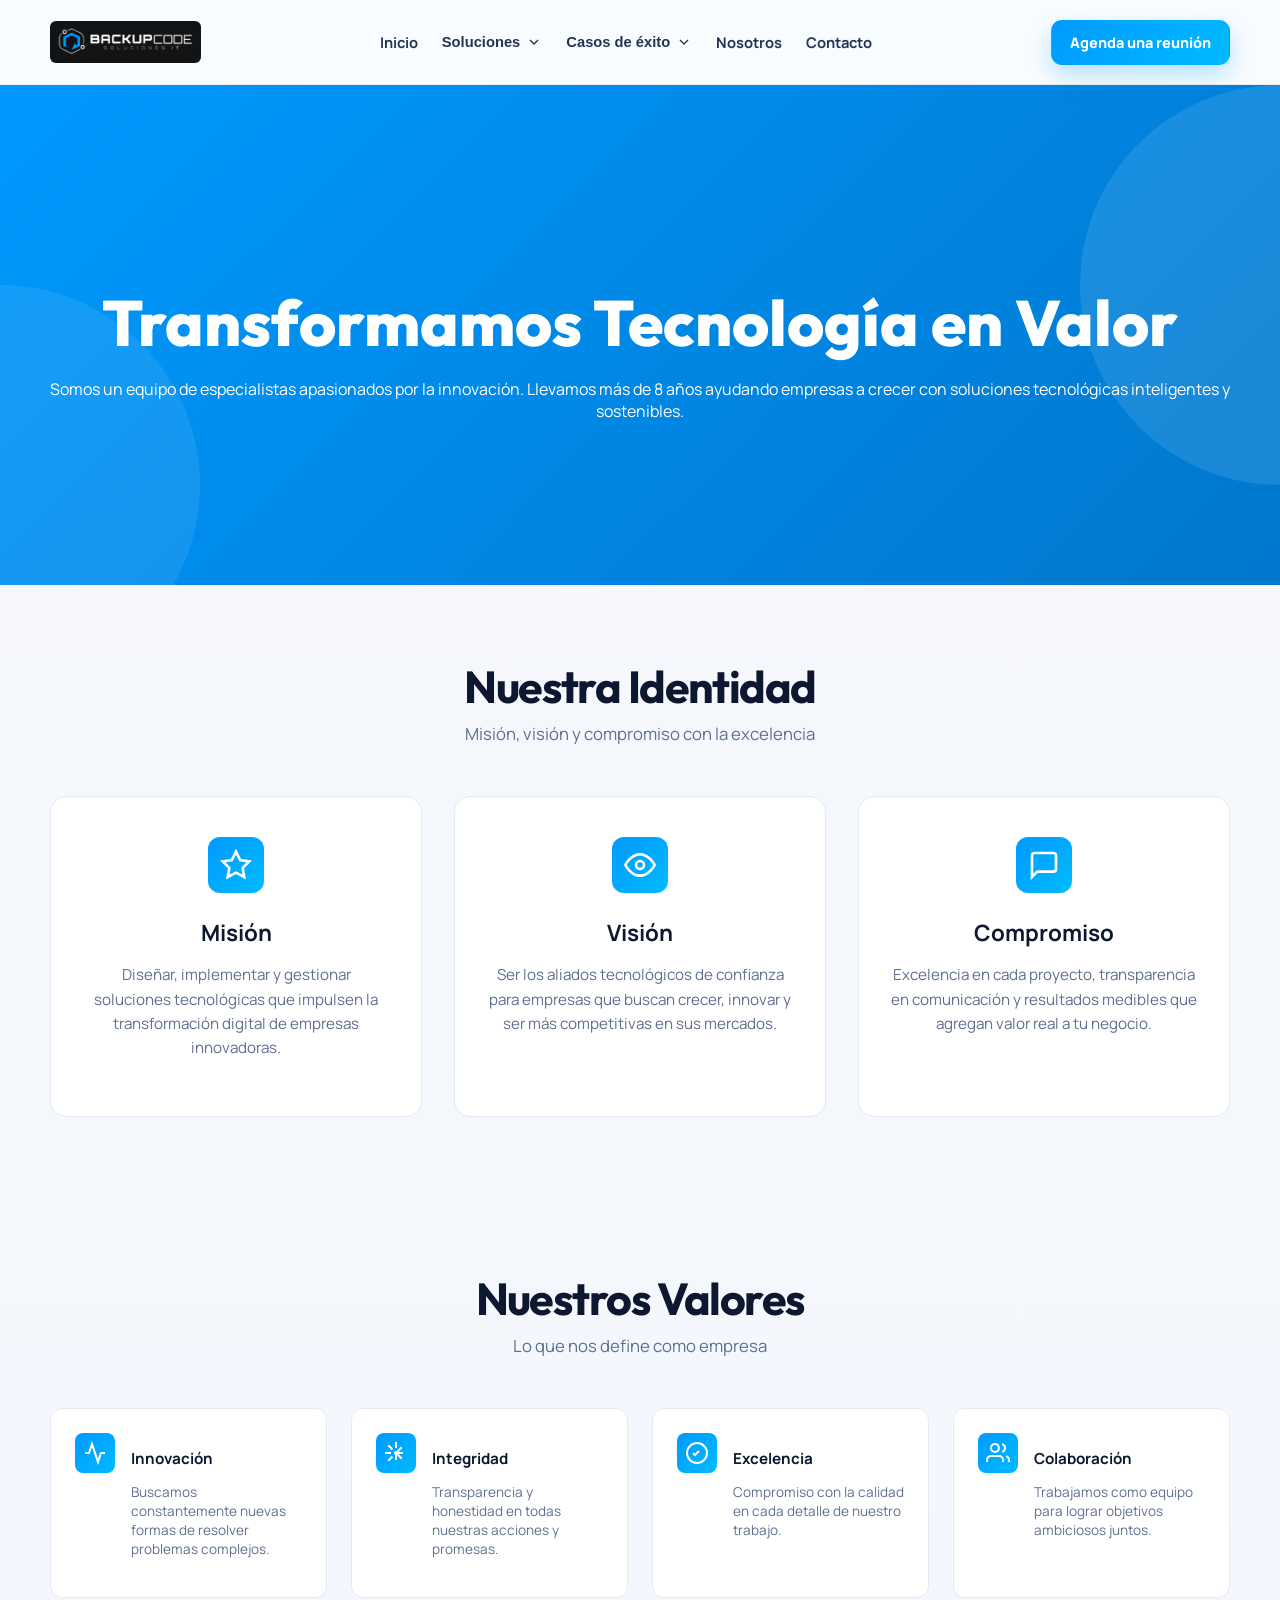
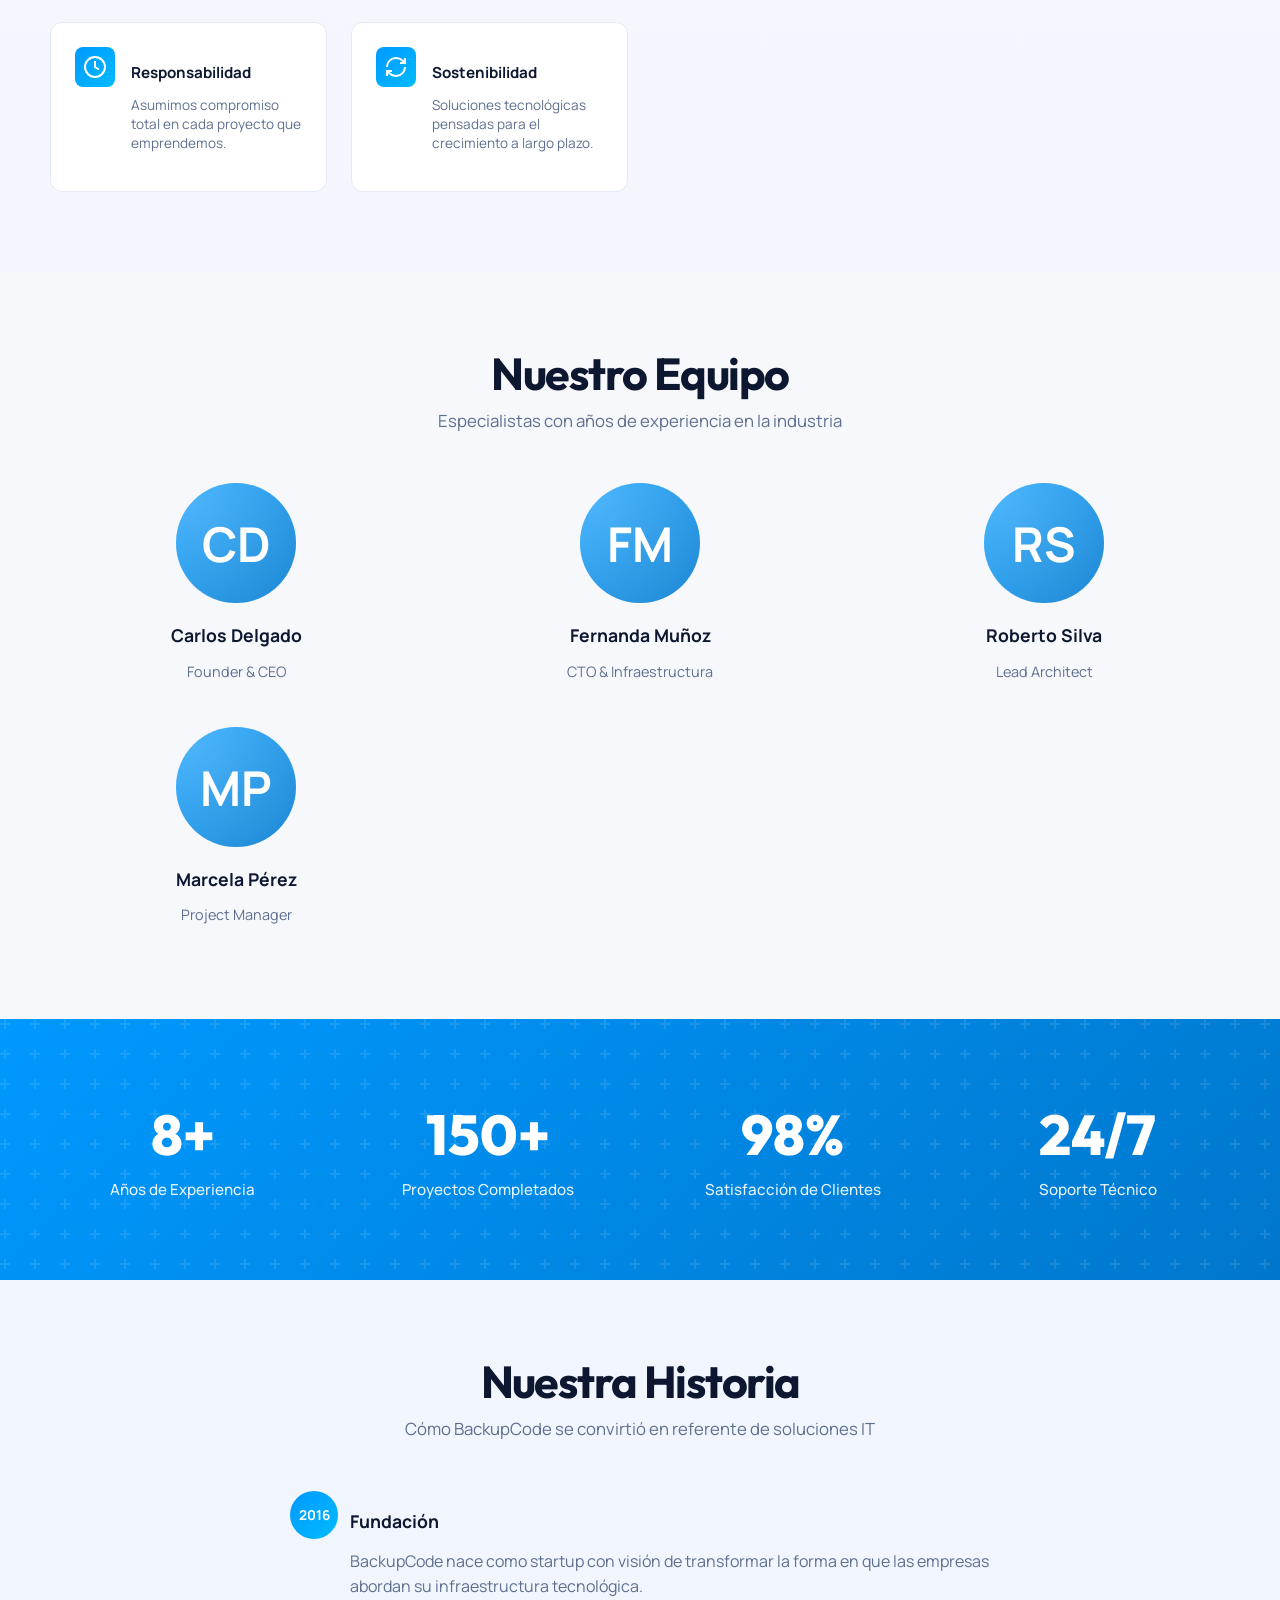
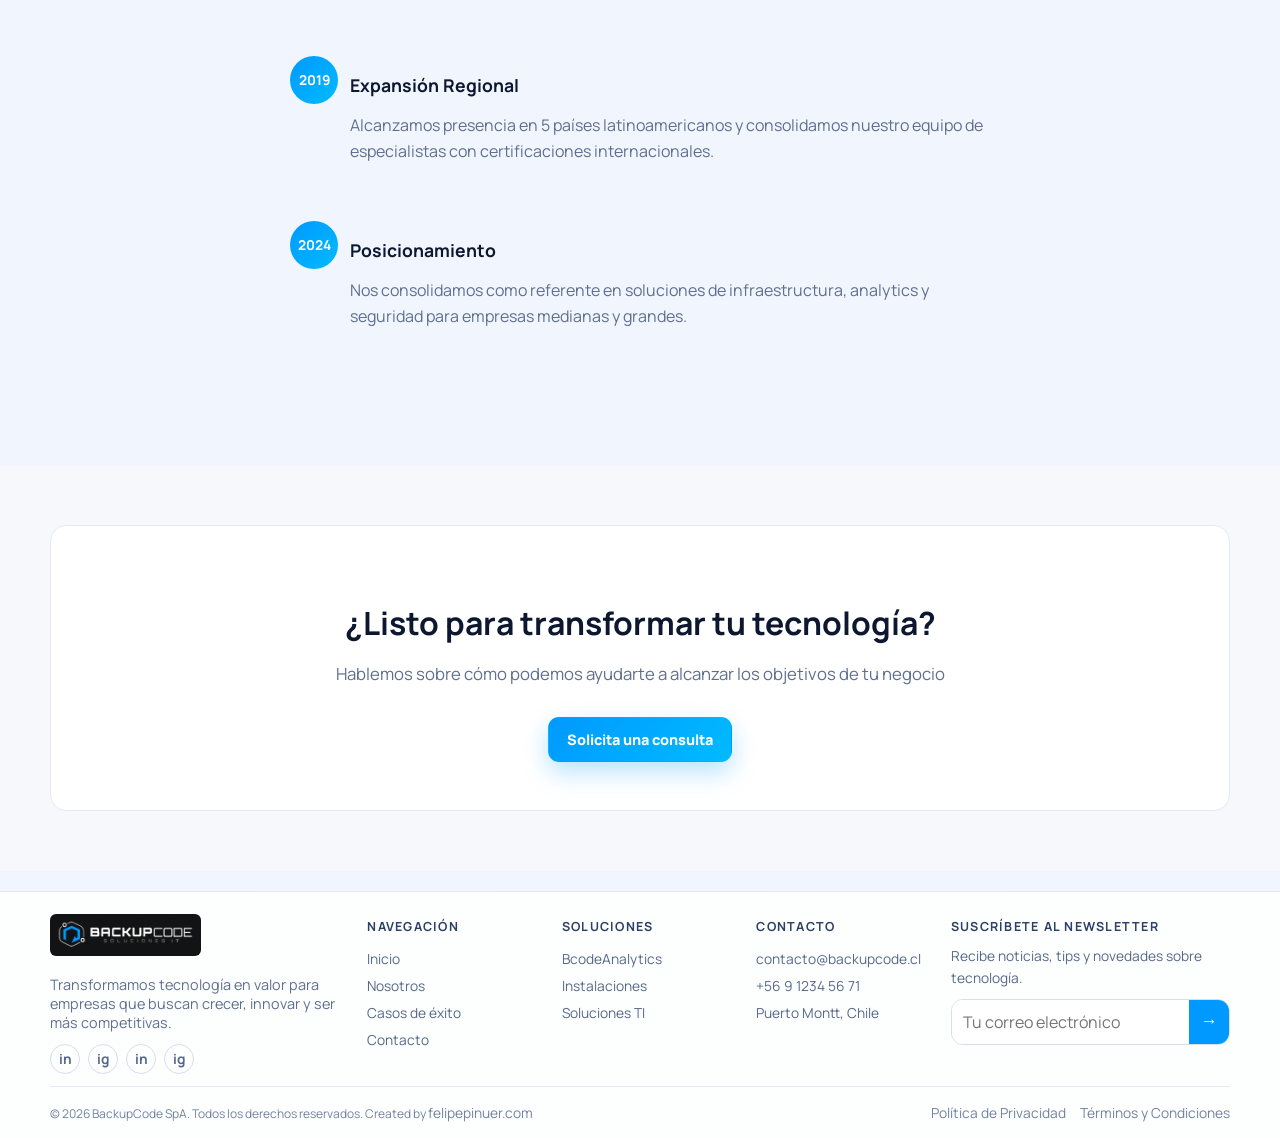
<file: html/nosotros.html>
<!doctype html>
<html lang="es">
  <head>
    <meta charset="UTF-8" />
    <meta name="viewport" content="width=device-width, initial-scale=1.0" />
    <meta
      name="description"
      content="BackupCode Soluciones IT - Sobre nosotros. Somos especialistas en infraestructura, datos y seguridad para empresas modernas. Transformamos tecnología en valor."
    />
    <meta
      name="keywords"
      content="nosotros, BackupCode, equipo, empresa, soluciones IT, sobre"
    />
    <meta name="author" content="BackupCode Soluciones IT" />
    <meta name="robots" content="index, follow" />

    <!-- OpenGraph / Facebook -->
    <meta property="og:type" content="website" />
    <meta
      property="og:url"
      content="https://backupcode.cl/html/nosotros.html"
    />
    <meta property="og:title" content="Nosotros - BackupCode Soluciones IT" />
    <meta
      property="og:description"
      content="Conoce el equipo de BackupCode. Especialistas en infraestructura, datos y seguridad."
    />
    <meta
      property="og:image"
      content="https://backupcode.cl/img/og-image.png"
    />
    <meta property="og:image:width" content="1200" />
    <meta property="og:image:height" content="630" />
    <meta property="og:locale" content="es_CL" />

    <!-- Twitter -->
    <meta property="twitter:card" content="summary_large_image" />
    <meta
      property="twitter:url"
      content="https://backupcode.cl/html/nosotros.html"
    />
    <meta property="twitter:title" content="Nosotros - BackupCode" />
    <meta
      property="twitter:description"
      content="Conoce nuestro equipo y nuestra misión de transformar tecnología en valor."
    />
    <meta
      property="twitter:image"
      content="https://backupcode.cl/img/og-image.png"
    />

    <!-- Canonical URL -->
    <link rel="canonical" href="https://backupcode.cl/html/nosotros.html" />

    <!-- Favicon & Icons -->
    <link
      rel="icon"
      type="image/png"
      sizes="32x32"
      href="../img/favicon-32x32.png"
    />
    <link
      rel="icon"
      type="image/png"
      sizes="16x16"
      href="../img/favicon-16x16.png"
    />
    <link rel="apple-touch-icon" href="../img/apple-touch-icon.png" />
    <link rel="manifest" href="../manifest.json" />
    <meta name="theme-color" content="#0099FF" />

    <title>Nosotros - BackupCode Soluciones IT</title>
    <link rel="preconnect" href="https://fonts.googleapis.com" />
    <link rel="preconnect" href="https://fonts.gstatic.com" crossorigin />
    <link
      href="https://fonts.googleapis.com/css2?family=Manrope:wght@400;500;600;700;800&family=Outfit:wght@600;700;800&display=swap"
      rel="stylesheet"
    />
    <link rel="stylesheet" href="../css/style.css" />
    <style>
      /* About Page Specific Styles */
      .about-hero {
        position: relative;
        min-height: 500px;
        display: flex;
        align-items: center;
        background: linear-gradient(135deg, #0099ff 0%, #0077cc 100%);
        color: white;
        overflow: hidden;
      }

      .about-hero::before {
        content: "";
        position: absolute;
        top: 0;
        right: -200px;
        width: 400px;
        height: 400px;
        background: rgba(255, 255, 255, 0.1);
        border-radius: 50%;
      }

      .about-hero::after {
        content: "";
        position: absolute;
        bottom: -100px;
        left: -200px;
        width: 400px;
        height: 400px;
        background: rgba(255, 255, 255, 0.08);
        border-radius: 50%;
      }

      .about-hero-content {
        position: relative;
        z-index: 2;
        text-align: center;
      }

      .about-hero h1 {
        font-size: clamp(2.5rem, 6vw, 4rem);
        font-family: Outfit, sans-serif;
        font-weight: 800;
        margin-bottom: 16px;
        line-height: 1.2;
      }

      .about-hero > .container > p {
        font-size: 1.2rem;
        max-width: 600px;
        margin: 0 auto;
        opacity: 0.95;
        font-weight: 500;
      }

      /* Mission Vision Values */
      .about-section-mvv {
        padding: 80px 0;
      }

      .mvv-grid {
        display: grid;
        grid-template-columns: repeat(auto-fit, minmax(320px, 1fr));
        gap: 32px;
      }

      .mvv-card {
        background: var(--surface);
        border: 1px solid var(--line);
        border-radius: 16px;
        padding: 40px 32px;
        text-align: center;
        transition: all 0.22s ease;
        animation: fadeInUp 0.6s ease-out forwards;
        opacity: 0;
      }

      .mvv-card:nth-child(1) {
        animation-delay: 0.1s;
      }
      .mvv-card:nth-child(2) {
        animation-delay: 0.2s;
      }
      .mvv-card:nth-child(3) {
        animation-delay: 0.3s;
      }

      .mvv-card:hover {
        transform: translateY(-4px);
        border-color: var(--blue);
        box-shadow: 0 12px 32px rgba(0, 153, 255, 0.15);
      }

      .mvv-icon {
        width: 56px;
        height: 56px;
        background: linear-gradient(135deg, var(--blue), #00bbff);
        border-radius: 12px;
        display: flex;
        align-items: center;
        justify-content: center;
        margin: 0 auto 24px;
        color: white;
      }

      .mvv-card h3 {
        font-size: 1.4rem;
        font-weight: 700;
        margin-bottom: 12px;
        color: var(--text);
      }

      .mvv-card p {
        color: var(--muted);
        line-height: 1.6;
        font-size: 0.95rem;
      }

      /* Team Section */
      .about-section-team {
        padding: 80px 0;
        background: var(--bg);
      }

      .team-grid {
        display: grid;
        grid-template-columns: repeat(auto-fit, minmax(280px, 1fr));
        gap: 32px;
        margin-top: 48px;
      }

      .team-member {
        text-align: center;
        animation: fadeInUp 0.6s ease-out forwards;
        opacity: 0;
      }

      .team-member:nth-child(1) {
        animation-delay: 0.1s;
      }
      .team-member:nth-child(2) {
        animation-delay: 0.2s;
      }
      .team-member:nth-child(3) {
        animation-delay: 0.3s;
      }
      .team-member:nth-child(4) {
        animation-delay: 0.4s;
      }

      .team-avatar {
        width: 120px;
        height: 120px;
        border-radius: 50%;
        background: linear-gradient(135deg, #0099ff, #0077cc);
        display: flex;
        align-items: center;
        justify-content: center;
        margin: 0 auto 20px;
        color: white;
        font-size: 48px;
        font-weight: 700;
        position: relative;
        overflow: hidden;
      }

      .team-avatar::before {
        content: "";
        position: absolute;
        inset: -50%;
        background: radial-gradient(
          circle at 30% 30%,
          rgba(255, 255, 255, 0.3),
          transparent
        );
        animation: shimmer 3s infinite;
      }

      @keyframes shimmer {
        0%,
        100% {
          transform: translate(-100%, -100%);
        }
        50% {
          transform: translate(0, 0);
        }
      }

      .team-member h3 {
        font-size: 1.1rem;
        font-weight: 700;
        margin-bottom: 4px;
      }

      .team-member p {
        color: var(--muted);
        font-size: 0.9rem;
      }

      /* Values Grid */
      .about-section-values {
        padding: 80px 0;
      }

      .values-grid {
        display: grid;
        grid-template-columns: repeat(auto-fit, minmax(240px, 1fr));
        gap: 24px;
      }

      .value-card {
        background: var(--surface);
        border: 1px solid var(--line);
        border-radius: 12px;
        padding: 24px;
        display: flex;
        gap: 16px;
        transition: all 0.22s ease;
        animation: fadeInUp 0.6s ease-out forwards;
        opacity: 0;
      }

      .value-card:nth-child(1) {
        animation-delay: 0.1s;
      }
      .value-card:nth-child(2) {
        animation-delay: 0.15s;
      }
      .value-card:nth-child(3) {
        animation-delay: 0.2s;
      }
      .value-card:nth-child(4) {
        animation-delay: 0.25s;
      }
      .value-card:nth-child(5) {
        animation-delay: 0.3s;
      }
      .value-card:nth-child(6) {
        animation-delay: 0.35s;
      }

      .value-card:hover {
        border-color: var(--blue);
        background: linear-gradient(
          135deg,
          rgba(0, 153, 255, 0.05),
          transparent
        );
      }

      .value-icon {
        width: 40px;
        height: 40px;
        background: linear-gradient(135deg, var(--blue), #00bbff);
        border-radius: 8px;
        display: flex;
        align-items: center;
        justify-content: center;
        color: white;
        flex-shrink: 0;
      }

      .value-content h3 {
        font-size: 0.95rem;
        font-weight: 700;
        margin-bottom: 4px;
      }

      .value-content p {
        font-size: 0.85rem;
        color: var(--muted);
        line-height: 1.4;
      }

      /* Stats Section */
      .about-section-stats {
        padding: 80px 0;
        background: linear-gradient(135deg, #0099ff 0%, #0077cc 100%);
        color: white;
        position: relative;
        overflow: hidden;
      }

      .about-section-stats::before {
        content: "";
        position: absolute;
        inset: 0;
        background: url("data:image/svg+xml,%3Csvg width='60' height='60' viewBox='0 0 60 60' xmlns='http://www.w3.org/2000/svg'%3E%3Cg fill='none' fill-rule='evenodd'%3E%3Cg fill='%23ffffff' fill-opacity='0.1'%3E%3Cpath d='M36 34v-4h-2v4h-4v2h4v4h2v-4h4v-2h-4zm0-30V0h-2v4h-4v2h4v4h2V6h4V4h-4zM6 34v-4H4v4H0v2h4v4h2v-4h4v-2H6zM6 4V0H4v4H0v2h4v4h2V6h4V4H6z'/%3E%3C/g%3E%3C/g%3E%3C/svg%3E");
      }

      .stats-grid {
        display: grid;
        grid-template-columns: repeat(auto-fit, minmax(200px, 1fr));
        gap: 40px;
        position: relative;
        z-index: 1;
      }

      .stat-item {
        text-align: center;
        animation: fadeInUp 0.6s ease-out forwards;
        opacity: 0;
      }

      .stat-item:nth-child(1) {
        animation-delay: 0.1s;
      }
      .stat-item:nth-child(2) {
        animation-delay: 0.2s;
      }
      .stat-item:nth-child(3) {
        animation-delay: 0.3s;
      }
      .stat-item:nth-child(4) {
        animation-delay: 0.4s;
      }

      .stat-value {
        font-size: clamp(2rem, 5vw, 3.5rem);
        font-family: Outfit, sans-serif;
        font-weight: 800;
        display: block;
        margin-bottom: 8px;
      }

      .stat-label {
        font-size: 0.95rem;
        opacity: 0.9;
        font-weight: 500;
      }

      /* History Section */
      .about-section-history {
        padding: 80px 0;
      }

      .history-content {
        max-width: 700px;
        margin: 0 auto;
      }

      .history-item {
        display: flex;
        gap: 24px;
        margin-bottom: 40px;
        position: relative;
        padding-left: 60px;
        animation: fadeInLeft 0.6s ease-out forwards;
        opacity: 0;
      }

      .history-item:nth-child(1) {
        animation-delay: 0.1s;
      }
      .history-item:nth-child(2) {
        animation-delay: 0.2s;
      }
      .history-item:nth-child(3) {
        animation-delay: 0.3s;
      }

      .history-year {
        position: absolute;
        left: 0;
        width: 48px;
        height: 48px;
        background: linear-gradient(135deg, var(--blue), #00bbff);
        border-radius: 50%;
        display: flex;
        align-items: center;
        justify-content: center;
        color: white;
        font-weight: 700;
        font-size: 0.85rem;
      }

      .history-text h3 {
        font-size: 1.1rem;
        font-weight: 700;
        margin-bottom: 8px;
      }

      .history-text p {
        color: var(--muted);
        line-height: 1.6;
      }

      /* CTA Section */
      .about-section-cta {
        padding: 60px 0;
        background: var(--bg);
      }

      .about-cta-box {
        background: var(--surface);
        border: 1px solid var(--line);
        border-radius: 16px;
        padding: 48px;
        text-align: center;
      }

      .about-cta-box h2 {
        font-size: 2rem;
        margin-bottom: 12px;
      }

      .about-cta-box p {
        color: var(--muted);
        margin-bottom: 32px;
        font-size: 1.05rem;
      }

      /* Dark Mode */
      body.dark .about-section-team {
        background: #0a1430;
      }

      body.dark .mvv-card,
      body.dark .value-card,
      body.dark .about-cta-box {
        background: #0a1430;
        border-color: rgba(255, 255, 255, 0.08);
      }

      @media (max-width: 920px) {
        .about-hero h1 {
          font-size: clamp(2rem, 5vw, 2.8rem);
        }

        .mvv-grid,
        .team-grid,
        .values-grid {
          gap: 24px;
        }

        .about-hero,
        .about-section-mvv,
        .about-section-team,
        .about-section-values,
        .about-section-stats,
        .about-section-history,
        .about-section-cta {
          padding: 60px 0;
        }
      }

      @media (max-width: 560px) {
        .about-hero {
          min-height: 400px;
        }

        .about-hero h1 {
          font-size: 1.8rem;
        }

        .about-hero > .container > p {
          font-size: 1rem;
        }

        .mvv-grid,
        .team-grid,
        .values-grid {
          grid-template-columns: 1fr;
        }

        .stat-value {
          font-size: 2.2rem;
        }

        .history-item {
          padding-left: 56px;
        }

        .about-cta-box {
          padding: 32px;
        }
      }
    </style>
  </head>
  <body>
    <div class="site-wrap">
      <header class="site-header">
        <div class="container nav-row">
          <a class="brand" href="../index.html" aria-label="BackupCode">
            <img
              src="../img/logo.png"
              alt="BackupCode"
              class="brand-logo"
              loading="lazy"
            />
          </a>

          <button
            class="nav-toggle"
            aria-label="Abrir menú"
            aria-expanded="false"
            aria-controls="menu"
          ></button>

          <nav id="menu" class="menu">
            <a href="../index.html#inicio">Inicio</a>

            <!-- Dropdown Soluciones -->
            <div class="menu-item-dropdown">
              <button
                class="menu-item-toggle"
                aria-expanded="false"
                aria-haspopup="true"
              >
                Soluciones
                <svg
                  class="dropdown-icon"
                  width="16"
                  height="16"
                  viewBox="0 0 24 24"
                  fill="none"
                  stroke="currentColor"
                  stroke-width="2"
                >
                  <polyline points="6 9 12 15 18 9"></polyline>
                </svg>
              </button>
              <div class="dropdown-menu">
                <a href="../soluciones/bcode-analytics.html">BcodeAnalytics</a>
                <a href="../soluciones/instalaciones.html">Instalaciones</a>
                <a href="../soluciones/soluciones-ti.html">Soluciones TI</a>
                <a href="./soluciones/bcode-analytics.html">BcodeAnalytics</a>
                <a href="./soluciones/instalaciones.html">Instalaciones</a>
                <a href="./soluciones/soluciones-ti.html">Soluciones TI</a>
              </div>
            </div>

            <!-- Dropdown Casos de Éxito -->
            <div class="menu-item-dropdown">
              <button
                class="menu-item-toggle"
                aria-expanded="false"
                aria-haspopup="true"
              >
                Casos de éxito
                <svg
                  class="dropdown-icon"
                  width="16"
                  height="16"
                  viewBox="0 0 24 24"
                  fill="none"
                  stroke="currentColor"
                  stroke-width="2"
                >
                  <polyline points="6 9 12 15 18 9"></polyline>
                </svg>
              </button>
              <div class="dropdown-menu">
                <a href="../casos/retail.html"
                <a href="./casos/retail.html"
                  >Transformación Digital - Retail</a
                >
                <a href="../casos/hospitalario.html">Sistema Hospitalario</a>
                <a href="../casos/mineria.html">Infraestructura Minera</a>
                <a href="./casos/hospitalario.html">Sistema Hospitalario</a>
                <a href="./casos/mineria.html">Infraestructura Minera</a>
              </div>
            </div>

            <a href="nosotros.html" class="active">Nosotros</a>
            <a href="contacto.html">Contacto</a>
          </nav>

          <a class="btn btn-primary nav-cta" href="contacto.html"
            >Agenda una reunión</a
          >
        </div>
      </header>

      <main>
        <!-- HERO SECTION -->
        <section class="about-hero" id="inicio">
          <div class="container">
            <div class="about-hero-content" data-reveal>
              <h1>Transformamos Tecnología en Valor</h1>
              <p>
                Somos un equipo de especialistas apasionados por la innovación.
                Llevamos más de 8 años ayudando empresas a crecer con soluciones
                tecnológicas inteligentes y sostenibles.
              </p>
            </div>
          </div>
        </section>

        <!-- MISSION, VISION, VALUES -->
        <section class="section about-section-mvv">
          <div class="container">
            <div class="section-header" data-reveal>
              <h2>Nuestra Identidad</h2>
              <p>Misión, visión y compromiso con la excelencia</p>
            </div>

            <div class="mvv-grid" data-reveal>
              <div class="mvv-card">
                <div class="mvv-icon">
                  <svg
                    width="32"
                    height="32"
                    viewBox="0 0 24 24"
                    fill="none"
                    stroke="currentColor"
                    stroke-width="2"
                  >
                    <path
                      d="M12 2L15.09 8.26L22 9.27L17 14.14L18.18 21.02L12 17.77L5.82 21.02L7 14.14L2 9.27L8.91 8.26L12 2Z"
                    ></path>
                  </svg>
                </div>
                <h3>Misión</h3>
                <p>
                  Diseñar, implementar y gestionar soluciones tecnológicas que
                  impulsen la transformación digital de empresas innovadoras.
                </p>
              </div>

              <div class="mvv-card">
                <div class="mvv-icon">
                  <svg
                    width="32"
                    height="32"
                    viewBox="0 0 24 24"
                    fill="none"
                    stroke="currentColor"
                    stroke-width="2"
                  >
                    <path
                      d="M1 12s4-8 11-8 11 8 11 8-4 8-11 8-11-8-11-8z"
                    ></path>
                    <circle cx="12" cy="12" r="3"></circle>
                  </svg>
                </div>
                <h3>Visión</h3>
                <p>
                  Ser los aliados tecnológicos de confianza para empresas que
                  buscan crecer, innovar y ser más competitivas en sus mercados.
                </p>
              </div>

              <div class="mvv-card">
                <div class="mvv-icon">
                  <svg
                    width="32"
                    height="32"
                    viewBox="0 0 24 24"
                    fill="none"
                    stroke="currentColor"
                    stroke-width="2"
                  >
                    <path
                      d="M21 15a2 2 0 0 1-2 2H7l-4 4V5a2 2 0 0 1 2-2h14a2 2 0 0 1 2 2z"
                    ></path>
                  </svg>
                </div>
                <h3>Compromiso</h3>
                <p>
                  Excelencia en cada proyecto, transparencia en comunicación y
                  resultados medibles que agregan valor real a tu negocio.
                </p>
              </div>
            </div>
          </div>
        </section>

        <!-- VALUES -->
        <section class="section about-section-values">
          <div class="container">
            <div class="section-header" data-reveal>
              <h2>Nuestros Valores</h2>
              <p>Lo que nos define como empresa</p>
            </div>

            <div class="values-grid" data-reveal>
              <div class="value-card">
                <div class="value-icon">
                  <svg
                    width="24"
                    height="24"
                    viewBox="0 0 24 24"
                    fill="none"
                    stroke="currentColor"
                    stroke-width="2"
                  >
                    <polyline
                      points="22 12 18 12 15 21 9 3 6 12 2 12"
                    ></polyline>
                  </svg>
                </div>
                <div class="value-content">
                  <h3>Innovación</h3>
                  <p>
                    Buscamos constantemente nuevas formas de resolver problemas
                    complejos.
                  </p>
                </div>
              </div>

              <div class="value-card">
                <div class="value-icon">
                  <svg
                    width="24"
                    height="24"
                    viewBox="0 0 24 24"
                    fill="none"
                    stroke="currentColor"
                    stroke-width="2"
                  >
                    <circle cx="12" cy="12" r="1"></circle>
                    <path d="M12 1v6m0 6v6"></path>
                    <path d="M4.22 4.22l4.24 4.24m5.08 5.08l4.24 4.24"></path>
                    <path d="M1 12h6m6 0h6"></path>
                    <path d="M4.22 19.78l4.24-4.24m5.08-5.08l4.24-4.24"></path>
                  </svg>
                </div>
                <div class="value-content">
                  <h3>Integridad</h3>
                  <p>
                    Transparencia y honestidad en todas nuestras acciones y
                    promesas.
                  </p>
                </div>
              </div>

              <div class="value-card">
                <div class="value-icon">
                  <svg
                    width="24"
                    height="24"
                    viewBox="0 0 24 24"
                    fill="none"
                    stroke="currentColor"
                    stroke-width="2"
                  >
                    <path
                      d="M12 22c5.523 0 10-4.477 10-10S17.523 2 12 2 2 6.477 2 12s4.477 10 10 10z"
                    ></path>
                    <path d="M8 12l2 2 4-4"></path>
                  </svg>
                </div>
                <div class="value-content">
                  <h3>Excelencia</h3>
                  <p>
                    Compromiso con la calidad en cada detalle de nuestro
                    trabajo.
                  </p>
                </div>
              </div>

              <div class="value-card">
                <div class="value-icon">
                  <svg
                    width="24"
                    height="24"
                    viewBox="0 0 24 24"
                    fill="none"
                    stroke="currentColor"
                    stroke-width="2"
                  >
                    <path d="M17 21v-2a4 4 0 0 0-4-4H5a4 4 0 0 0-4 4v2"></path>
                    <circle cx="9" cy="7" r="4"></circle>
                    <path d="M23 21v-2a4 4 0 0 0-3-3.87"></path>
                    <path d="M16 3.13a4 4 0 0 1 0 7.75"></path>
                  </svg>
                </div>
                <div class="value-content">
                  <h3>Colaboración</h3>
                  <p>
                    Trabajamos como equipo para lograr objetivos ambiciosos
                    juntos.
                  </p>
                </div>
              </div>

              <div class="value-card">
                <div class="value-icon">
                  <svg
                    width="24"
                    height="24"
                    viewBox="0 0 24 24"
                    fill="none"
                    stroke="currentColor"
                    stroke-width="2"
                  >
                    <path
                      d="M12 2C6.48 2 2 6.48 2 12s4.48 10 10 10 10-4.48 10-10S17.52 2 12 2z"
                    ></path>
                    <path d="M12 6v6l4 2.5"></path>
                  </svg>
                </div>
                <div class="value-content">
                  <h3>Responsabilidad</h3>
                  <p>
                    Asumimos compromiso total en cada proyecto que emprendemos.
                  </p>
                </div>
              </div>

              <div class="value-card">
                <div class="value-icon">
                  <svg
                    width="24"
                    height="24"
                    viewBox="0 0 24 24"
                    fill="none"
                    stroke="currentColor"
                    stroke-width="2"
                  >
                    <path
                      d="M3 12a9 9 0 0 1 9-9 9.75 9.75 0 0 1 6.74 2.74L21 8"
                    ></path>
                    <path d="M21 3v5h-5"></path>
                    <path
                      d="M21 12a9 9 0 0 1-9 9 9.75 9.75 0 0 1-6.74-2.74L3 16"
                    ></path>
                    <path d="M3 21v-5h5"></path>
                  </svg>
                </div>
                <div class="value-content">
                  <h3>Sostenibilidad</h3>
                  <p>
                    Soluciones tecnológicas pensadas para el crecimiento a largo
                    plazo.
                  </p>
                </div>
              </div>
            </div>
          </div>
        </section>

        <!-- TEAM -->
        <section class="section about-section-team">
          <div class="container">
            <div class="section-header" data-reveal>
              <h2>Nuestro Equipo</h2>
              <p>Especialistas con años de experiencia en la industria</p>
            </div>

            <div class="team-grid" data-reveal>
              <div class="team-member">
                <div class="team-avatar">CD</div>
                <h3>Carlos Delgado</h3>
                <p>Founder & CEO</p>
              </div>

              <div class="team-member">
                <div class="team-avatar">FM</div>
                <h3>Fernanda Muñoz</h3>
                <p>CTO & Infraestructura</p>
              </div>

              <div class="team-member">
                <div class="team-avatar">RS</div>
                <h3>Roberto Silva</h3>
                <p>Lead Architect</p>
              </div>

              <div class="team-member">
                <div class="team-avatar">MP</div>
                <h3>Marcela Pérez</h3>
                <p>Project Manager</p>
              </div>
            </div>
          </div>
        </section>

        <!-- STATS -->
        <section class="section about-section-stats">
          <div class="container">
            <div class="stats-grid" data-reveal>
              <div class="stat-item">
                <span class="stat-value">8+</span>
                <span class="stat-label">Años de Experiencia</span>
              </div>

              <div class="stat-item">
                <span class="stat-value">150+</span>
                <span class="stat-label">Proyectos Completados</span>
              </div>

              <div class="stat-item">
                <span class="stat-value">98%</span>
                <span class="stat-label">Satisfacción de Clientes</span>
              </div>

              <div class="stat-item">
                <span class="stat-value">24/7</span>
                <span class="stat-label">Soporte Técnico</span>
              </div>
            </div>
          </div>
        </section>

        <!-- HISTORY -->
        <section class="section about-section-history">
          <div class="container">
            <div class="section-header" data-reveal>
              <h2>Nuestra Historia</h2>
              <p>Cómo BackupCode se convirtió en referente de soluciones IT</p>
            </div>

            <div class="history-content" data-reveal>
              <div class="history-item">
                <div class="history-year">2016</div>
                <div class="history-text">
                  <h3>Fundación</h3>
                  <p>
                    BackupCode nace como startup con visión de transformar la
                    forma en que las empresas abordan su infraestructura
                    tecnológica.
                  </p>
                </div>
              </div>

              <div class="history-item">
                <div class="history-year">2019</div>
                <div class="history-text">
                  <h3>Expansión Regional</h3>
                  <p>
                    Alcanzamos presencia en 5 países latinoamericanos y
                    consolidamos nuestro equipo de especialistas con
                    certificaciones internacionales.
                  </p>
                </div>
              </div>

              <div class="history-item">
                <div class="history-year">2024</div>
                <div class="history-text">
                  <h3>Posicionamiento</h3>
                  <p>
                    Nos consolidamos como referente en soluciones de
                    infraestructura, analytics y seguridad para empresas
                    medianas y grandes.
                  </p>
                </div>
              </div>
            </div>
          </div>
        </section>

        <!-- CTA SECTION -->
        <section class="section about-section-cta">
          <div class="container">
            <div class="about-cta-box" data-reveal>
              <h2>¿Listo para transformar tu tecnología?</h2>
              <p>
                Hablemos sobre cómo podemos ayudarte a alcanzar los objetivos de
                tu negocio
              </p>
              <a href="contacto.html" class="btn btn-primary"
                >Solicita una consulta</a
              >
            </div>
          </div>
        </section>
      </main>

      <footer class="site-footer">
        <div class="container footer-grid">
          <div class="footer-brand">
            <a class="brand" href="../index.html" aria-label="BackupCode">
              <img
                src="../img/logo.png"
                alt="BackupCode"
                class="brand-logo"
                loading="lazy"
              />
            </a>
            <p>
              Transformamos tecnología en valor para empresas que buscan crecer,
              innovar y ser más competitivas.
            </p>
            <div class="social-row">
              <a href="#inicio" aria-label="LinkedIn">in</a>
              <a href="#inicio" aria-label="Instagram">ig</a>
              <a href="https://www.linkedin.com/company/backupcode" target="_blank" rel="noopener noreferrer" aria-label="LinkedIn">in</a>
              <a href="https://www.instagram.com/backupcode" target="_blank" rel="noopener noreferrer" aria-label="Instagram">ig</a>
            </div>
          </div>

          <div>
            <h3>Navegación</h3>
            <ul>
              <li><a href="../index.html#inicio">Inicio</a></li>
              <li><a href="./nosotros.html">Nosotros</a></li>
              <li><a href="../index.html#casos">Casos de éxito</a></li>
              <li><a href="./contacto.html">Contacto</a></li>
            </ul>
          </div>

          <div>
            <h3>Soluciones</h3>
            <ul>
              <li>
                <a href="./soluciones/bcode-analytics.html">BcodeAnalytics</a>
              </li>
              <li>
                <a href="./soluciones/instalaciones.html">Instalaciones</a>
              </li>
              <li>
                <a href="./soluciones/soluciones-ti.html">Soluciones TI</a>
              </li>
            </ul>
          </div>

          <div>
            <h3>Contacto</h3>
            <ul>
              <li>contacto@backupcode.cl</li>
              <li>+56 9 1234 56 71</li>
              <li>Puerto Montt, Chile</li>
            </ul>
          </div>

          <div class="newsletter">
            <h3>Suscríbete al newsletter</h3>
            <p>Recibe noticias, tips y novedades sobre tecnología.</p>
            <form>
              <label for="news-email" class="sr-only">Correo electrónico</label>
              <input
                id="news-email"
                type="email"
                placeholder="Tu correo electrónico"
              />
              <button type="submit" aria-label="Enviar">→</button>
            </form>
          </div>
        </div>

        <div class="container footer-bottom">
          <span
            >© 2026 BackupCode SpA. Todos los derechos reservados. Created by
            <a
              href="https://felipepinuer.com"
              target="_blank"
              rel="noopener noreferrer"
              >felipepinuer.com</a
            ></span
          >
          <div>
            <a href="../index.html#inicio">Política de Privacidad</a>
            <a href="../index.html#inicio">Términos y Condiciones</a>
          </div>
        </div>
      </footer>
    </div>

    <script src="../js/main.js"></script>
  </body>
</html>
</file>
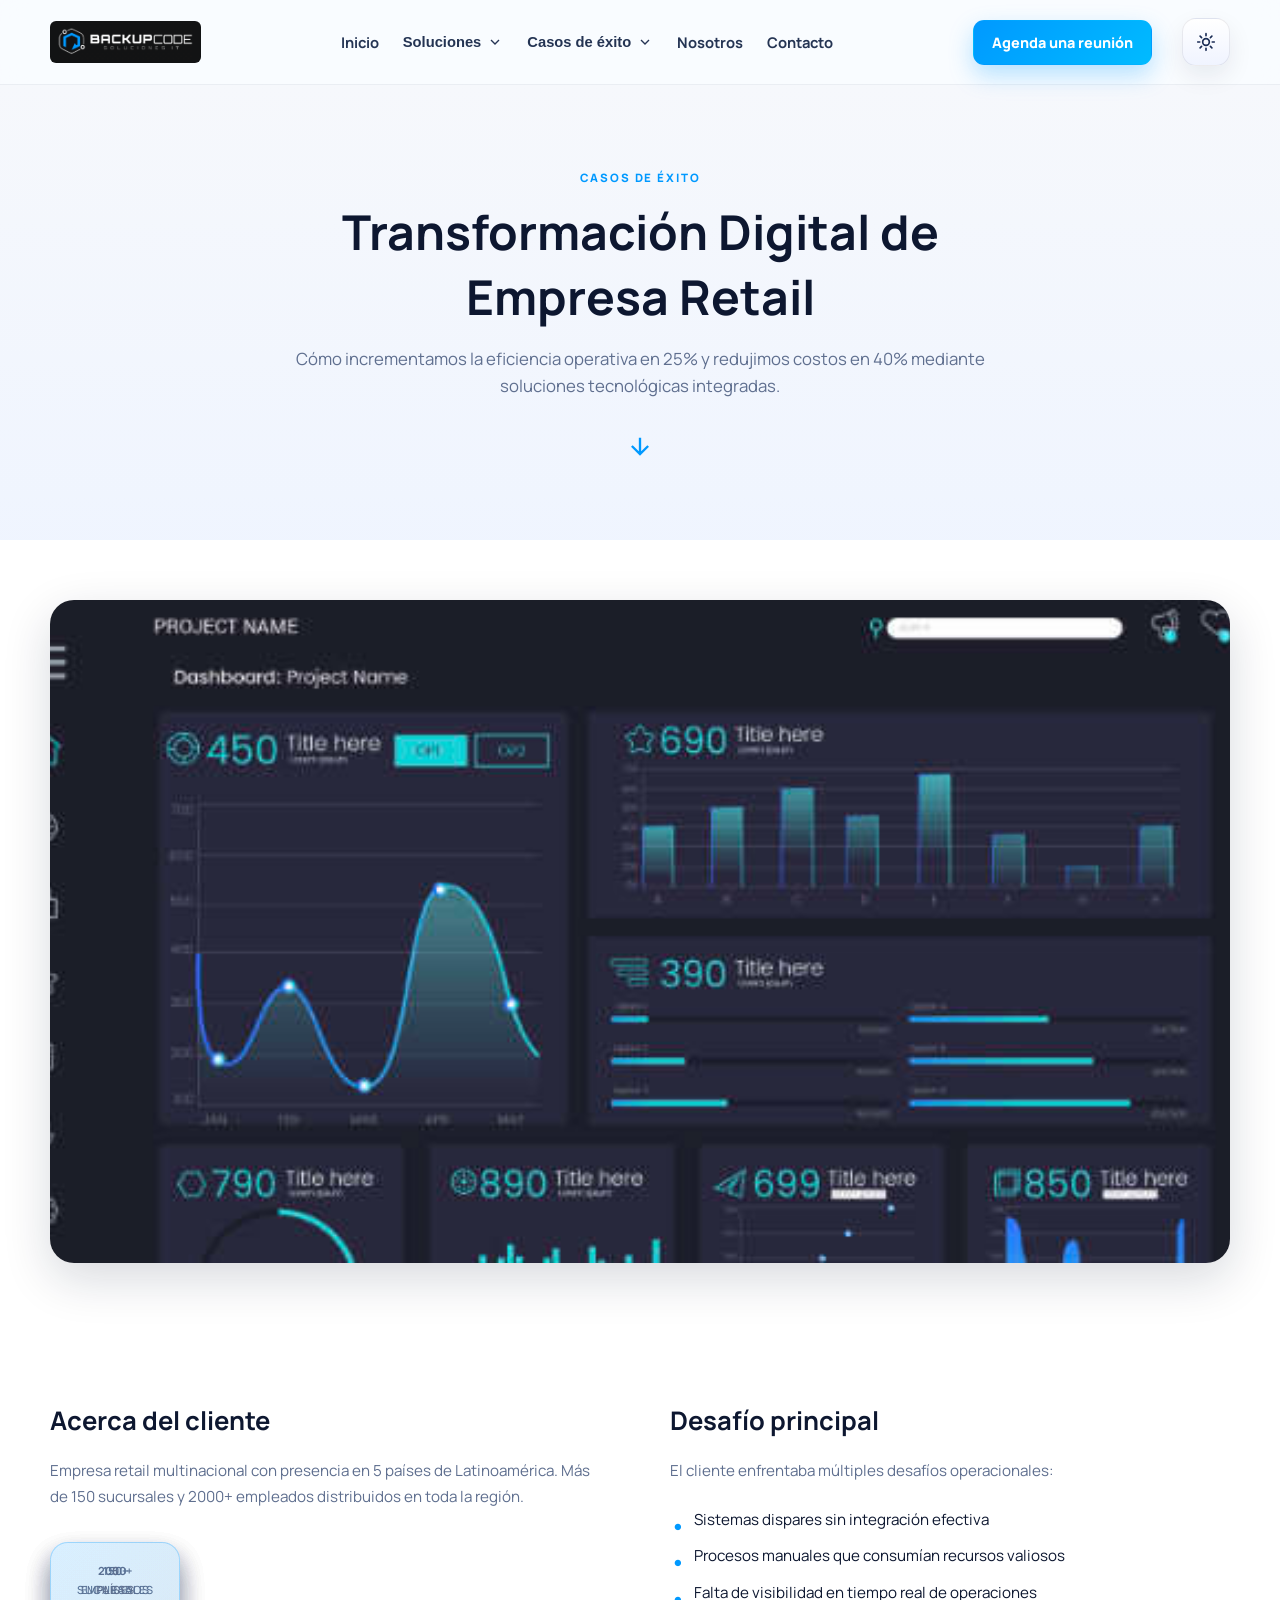
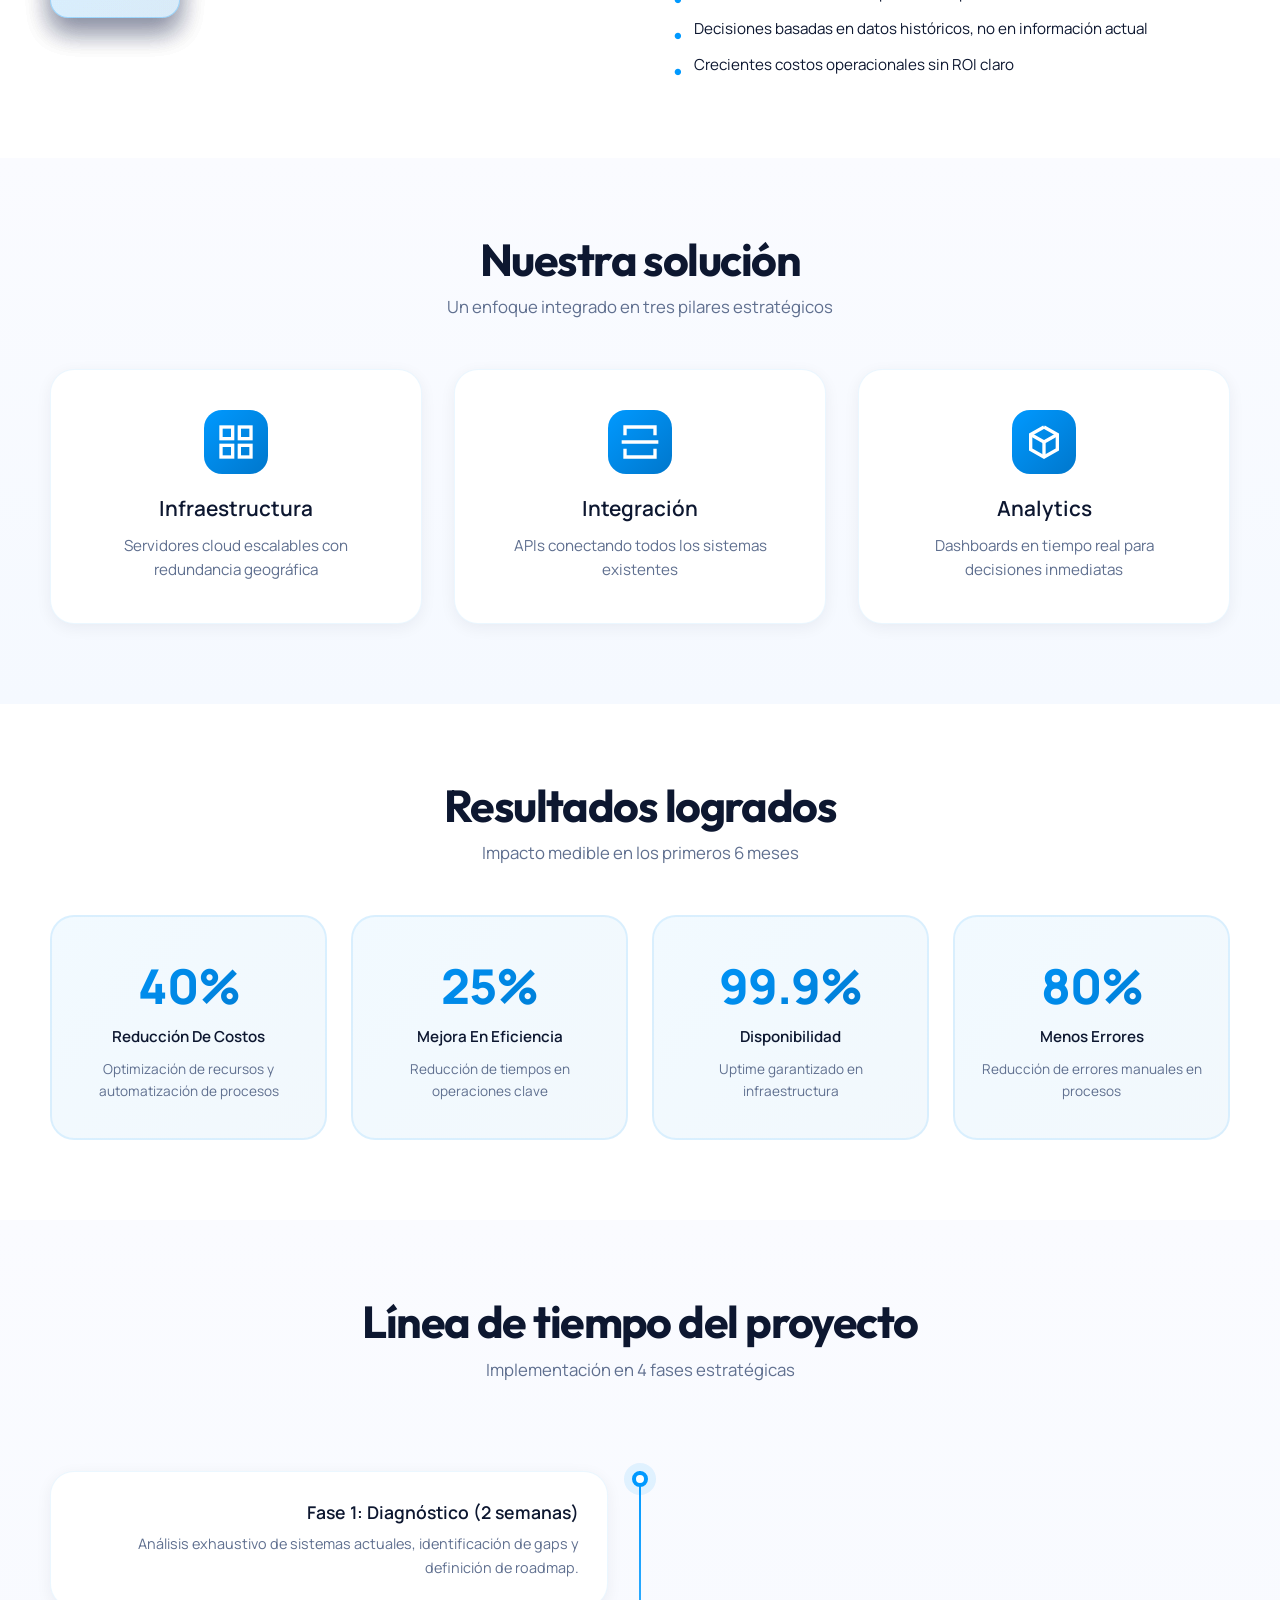
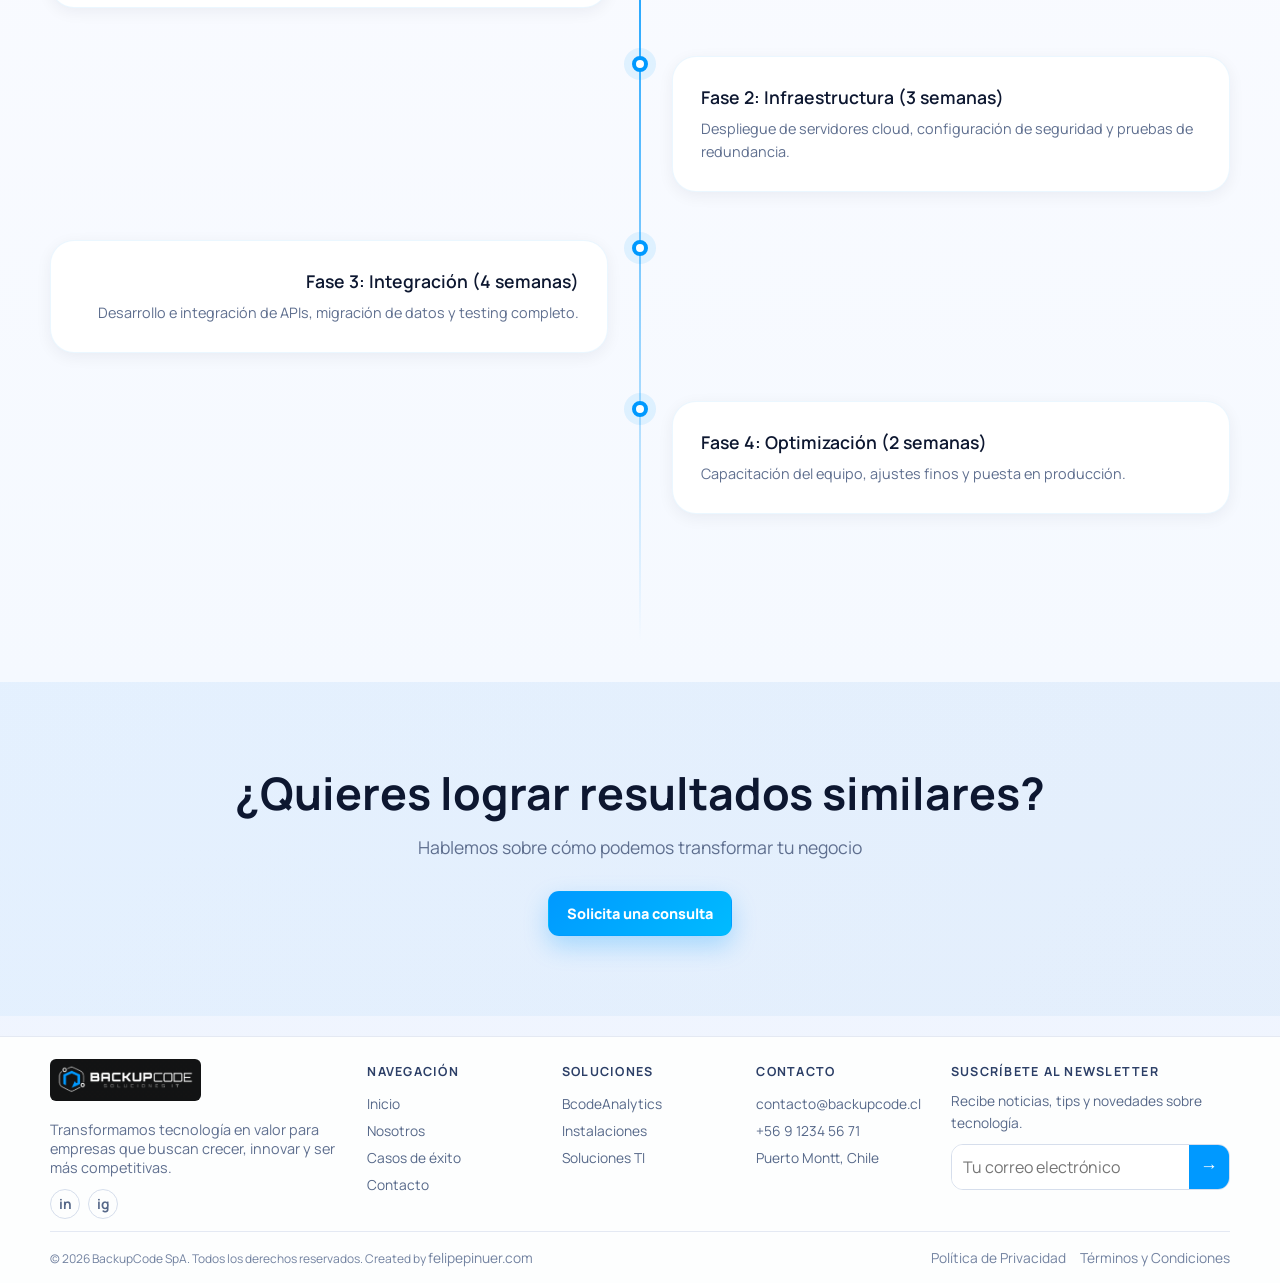
<file: html/casos/caso-1.html>
<!doctype html>
<html lang="es">
  <head>
    <meta charset="UTF-8" />
    <meta name="viewport" content="width=device-width, initial-scale=1.0" />
    <meta
      name="description"
      content="Caso de éxito: Transformación digital de empresa líder con soluciones BackupCode. Resultados: 40% reducción de costos, 25% mejora en eficiencia."
    />
    <meta
      name="keywords"
      content="caso de éxito, transformación digital, BackupCode, resultados"
    />
    <meta name="author" content="BackupCode Soluciones IT" />
    <meta name="robots" content="index, follow" />

    <!-- OpenGraph / Facebook -->
    <meta property="og:type" content="website" />
    <meta
      property="og:url"
      content="https://backupcode.cl/html/casos/caso-1.html"
    />
    <meta property="og:title" content="Caso de Éxito - BackupCode" />
    <meta
      property="og:description"
      content="Transformación digital de empresa líder con resultados excepcionales."
    />
    <meta
      property="og:image"
      content="https://backupcode.cl/img/og-image.png"
    />
    <meta property="og:image:width" content="1200" />
    <meta property="og:image:height" content="630" />
    <meta property="og:locale" content="es_CL" />

    <!-- Twitter -->
    <meta property="twitter:card" content="summary_large_image" />
    <meta
      property="twitter:url"
      content="https://backupcode.cl/html/casos/caso-1.html"
    />
    <meta property="twitter:title" content="Caso de Éxito - BackupCode" />
    <meta
      property="twitter:description"
      content="Transformación digital de empresa líder con resultados excepcionales."
    />
    <meta
      property="twitter:image"
      content="https://backupcode.cl/img/og-image.png"
    />

    <!-- Canonical URL -->
    <link rel="canonical" href="https://backupcode.cl/html/casos/caso-1.html" />

    <!-- Favicon & Icons -->
    <link
      rel="icon"
      type="image/png"
      sizes="32x32"
      href="../../img/favicon-32x32.png"
    />
    <link
      rel="icon"
      type="image/png"
      sizes="16x16"
      href="../../img/favicon-16x16.png"
    />
    <link rel="apple-touch-icon" href="../../img/apple-touch-icon.png" />
    <link rel="manifest" href="../../manifest.json" />
    <meta name="theme-color" content="#0099FF" />

    <title>Caso de Éxito - BackupCode Soluciones IT</title>
    <link rel="preconnect" href="https://fonts.googleapis.com" />
    <link rel="preconnect" href="https://fonts.gstatic.com" crossorigin />
    <link
      href="https://fonts.googleapis.com/css2?family=Manrope:wght@400;500;600;700;800&family=Outfit:wght@600;700;800&display=swap"
      rel="stylesheet"
    />
    <link rel="stylesheet" href="../../css/style.css" />
  </head>
  <body>
    <div class="site-wrap">
      <header class="site-header">
        <div class="container nav-row">
          <a class="brand" href="../../index.html" aria-label="BackupCode">
            <img
              src="../../img/logo.png"
              alt="BackupCode"
              class="brand-logo"
              loading="lazy"
            />
          </a>

          <button
            class="nav-toggle"
            aria-label="Abrir menú"
            aria-expanded="false"
            aria-controls="menu"
          ></button>

          <nav id="menu" class="menu">
            <a href="../../index.html#inicio">Inicio</a>

            <!-- Dropdown Soluciones -->
            <div class="menu-item-dropdown">
              <button
                class="menu-item-toggle"
                aria-expanded="false"
                aria-haspopup="true"
              >
                Soluciones
                <svg
                  class="dropdown-icon"
                  width="16"
                  height="16"
                  viewBox="0 0 24 24"
                  fill="none"
                  stroke="currentColor"
                  stroke-width="2"
                >
                  <polyline points="6 9 12 15 18 9"></polyline>
                </svg>
              </button>
              <div class="dropdown-menu">
                <a href="../../html/soluciones/bcode-analytics.html"
                  >BcodeAnalytics</a
                >
                <a href="../../html/soluciones/instalaciones.html"
                  >Instalaciones</a
                >
                <a href="../../html/soluciones/soluciones-ti.html"
                  >Soluciones TI</a
                >
              </div>
            </div>

            <!-- Dropdown Casos de Éxito -->
            <div class="menu-item-dropdown">
              <button
                class="menu-item-toggle"
                aria-expanded="false"
                aria-haspopup="true"
              >
                Casos de éxito
                <svg
                  class="dropdown-icon"
                  width="16"
                  height="16"
                  viewBox="0 0 24 24"
                  fill="none"
                  stroke="currentColor"
                  stroke-width="2"
                >
                  <polyline points="6 9 12 15 18 9"></polyline>
                </svg>
              </button>
              <div class="dropdown-menu">
                <a href="./caso-1.html">Transformación Digital - Retail</a>
                <a href="./caso-2.html">Sistema Hospitalario</a>
                <a href="./caso-3.html">Infraestructura Minera</a>
              </div>
            </div>

            <a href="../../index.html#nosotros">Nosotros</a>
            <a href="../../html/contacto.html">Contacto</a>
          </nav>

          <a class="btn btn-primary nav-cta" href="../../html/contacto.html"
            >Agenda una reunión</a
          >

          <button
            class="theme-toggle"
            aria-label="Cambiar tema"
            aria-pressed="false"
            title="Cambiar tema"
          >
            <span
              class="theme-toggle__icon theme-toggle__icon--sun"
              aria-hidden="true"
            >
              <svg
                viewBox="0 0 24 24"
                fill="none"
                xmlns="http://www.w3.org/2000/svg"
              >
                <circle
                  cx="12"
                  cy="12"
                  r="4"
                  stroke="currentColor"
                  stroke-width="2"
                />
                <path
                  d="M12 2v2.5M12 19.5V22M4.93 4.93l1.77 1.77M17.3 17.3l1.77 1.77M2 12h2.5M19.5 12H22M4.93 19.07l1.77-1.77M17.3 6.7l1.77-1.77"
                  stroke="currentColor"
                  stroke-width="2"
                  stroke-linecap="round"
                />
              </svg>
            </span>
            <span
              class="theme-toggle__icon theme-toggle__icon--moon"
              aria-hidden="true"
            >
              <svg
                viewBox="0 0 24 24"
                fill="none"
                xmlns="http://www.w3.org/2000/svg"
              >
                <path
                  d="M20 14.5A8.5 8.5 0 1 1 9.5 4a7 7 0 1 0 10.5 10.5Z"
                  stroke="currentColor"
                  stroke-width="2"
                  stroke-linejoin="round"
                />
              </svg>
            </span>
          </button>
        </div>
      </header>

      <main>
        <section class="hero hero-simple" id="inicio">
          <div class="container">
            <div class="hero-simple-content" data-reveal>
              <span class="tagline">Casos de éxito</span>
              <h1>Transformación Digital de Empresa Retail</h1>
              <p>
                Cómo incrementamos la eficiencia operativa en 25% y redujimos
                costos en 40% mediante soluciones tecnológicas integradas.
              </p>
              <div class="scroll-indicator">
                <svg
                  width="24"
                  height="24"
                  viewBox="0 0 24 24"
                  fill="none"
                  stroke="currentColor"
                  stroke-width="2"
                >
                  <path d="M12 5v14M19 12l-7 7-7-7"></path>
                </svg>
              </div>
            </div>
          </div>
        </section>

        <!-- CASE IMAGE HERO -->
        <!-- 💡 FOTO: Por favor coloca una imagen del proyecto/implementación aquí -->
        <!-- DIMENSIONES RECOMENDADAS: 1200 x 600px (2:1 aspect ratio) -->
        <!-- Formato: PNG o JPG, máximo 500KB para optimización -->
        <!-- Ubicación del archivo: ../../img/case-image-1.png -->
        <section class="section section-image">
          <div class="container">
            <div class="case-image-hero" data-reveal>
              <img
                src="../../img/case-image-1.png"
                alt="Proyecto implementado - Retail"
                loading="lazy"
              />
            </div>
          </div>
        </section>

        <!-- CLIENT & CONTEXT -->
        <section class="section section-case-context">
          <div class="container">
            <div class="case-grid">
              <div class="case-column" data-reveal>
                <h2>Acerca del cliente</h2>
                <p>
                  Empresa retail multinacional con presencia en 5 países de
                  Latinoamérica. Más de 150 sucursales y 2000+ empleados
                  distribuidos en toda la región.
                </p>
                <div class="client-metrics">
                  <div class="metric">
                    <span class="metric-value">150+</span>
                    <span class="metric-label">Sucursales</span>
                  </div>
                  <div class="metric">
                    <span class="metric-value">2000+</span>
                    <span class="metric-label">Empleados</span>
                  </div>
                  <div class="metric">
                    <span class="metric-value">5</span>
                    <span class="metric-label">Países</span>
                  </div>
                </div>
              </div>

              <div class="case-column" data-reveal>
                <h2>Desafío principal</h2>
                <p>El cliente enfrentaba múltiples desafíos operacionales:</p>
                <ul class="challenge-list">
                  <li>Sistemas dispares sin integración efectiva</li>
                  <li>Procesos manuales que consumían recursos valiosos</li>
                  <li>Falta de visibilidad en tiempo real de operaciones</li>
                  <li>
                    Decisiones basadas en datos históricos, no en información
                    actual
                  </li>
                  <li>Crecientes costos operacionales sin ROI claro</li>
                </ul>
              </div>
            </div>
          </div>
        </section>

        <!-- SOLUTION SECTION -->
        <section class="section section-case-solution">
          <div class="container">
            <div class="section-header" data-reveal>
              <h2>Nuestra solución</h2>
              <p>Un enfoque integrado en tres pilares estratégicos</p>
            </div>

            <div class="solution-pillars" data-reveal>
              <div class="pillar">
                <div class="pillar-icon">
                  <svg
                    width="40"
                    height="40"
                    viewBox="0 0 24 24"
                    fill="none"
                    stroke="currentColor"
                    stroke-width="2"
                  >
                    <rect x="3" y="3" width="7" height="7"></rect>
                    <rect x="14" y="3" width="7" height="7"></rect>
                    <rect x="14" y="14" width="7" height="7"></rect>
                    <rect x="3" y="14" width="7" height="7"></rect>
                  </svg>
                </div>
                <h3>Infraestructura</h3>
                <p>Servidores cloud escalables con redundancia geográfica</p>
              </div>

              <div class="pillar">
                <div class="pillar-icon">
                  <svg
                    width="40"
                    height="40"
                    viewBox="0 0 24 24"
                    fill="none"
                    stroke="currentColor"
                    stroke-width="2"
                  >
                    <polyline points="21 8 21 3 3 3 3 8"></polyline>
                    <line x1="1" y1="12" x2="23" y2="12"></line>
                    <polyline points="21 16 21 21 3 21 3 16"></polyline>
                  </svg>
                </div>
                <h3>Integración</h3>
                <p>APIs conectando todos los sistemas existentes</p>
              </div>

              <div class="pillar">
                <div class="pillar-icon">
                  <svg
                    width="40"
                    height="40"
                    viewBox="0 0 24 24"
                    fill="none"
                    stroke="currentColor"
                    stroke-width="2"
                  >
                    <polyline
                      points="12 3 20 7.5 20 16.5 12 21 4 16.5 4 7.5 12 3"
                    ></polyline>
                    <polyline points="12 12 20 7.5"></polyline>
                    <polyline points="12 12 12 21"></polyline>
                    <polyline points="12 12 4 7.5"></polyline>
                  </svg>
                </div>
                <h3>Analytics</h3>
                <p>Dashboards en tiempo real para decisiones inmediatas</p>
              </div>
            </div>
          </div>
        </section>

        <!-- RESULTS SECTION -->
        <section class="section section-case-results">
          <div class="container">
            <div class="section-header" data-reveal>
              <h2>Resultados logrados</h2>
              <p>Impacto medible en los primeros 6 meses</p>
            </div>

            <div class="results-grid" data-reveal>
              <div class="result-card">
                <div class="result-value">40%</div>
                <div class="result-label">Reducción de costos</div>
                <p>Optimización de recursos y automatización de procesos</p>
              </div>

              <div class="result-card">
                <div class="result-value">25%</div>
                <div class="result-label">Mejora en eficiencia</div>
                <p>Reducción de tiempos en operaciones clave</p>
              </div>

              <div class="result-card">
                <div class="result-value">99.9%</div>
                <div class="result-label">Disponibilidad</div>
                <p>Uptime garantizado en infraestructura</p>
              </div>

              <div class="result-card">
                <div class="result-value">80%</div>
                <div class="result-label">Menos errores</div>
                <p>Reducción de errores manuales en procesos</p>
              </div>
            </div>
          </div>
        </section>

        <!-- TIMELINE SECTION -->
        <section class="section section-case-timeline">
          <div class="container">
            <div class="section-header" data-reveal>
              <h2>Línea de tiempo del proyecto</h2>
              <p>Implementación en 4 fases estratégicas</p>
            </div>

            <div class="timeline" data-reveal>
              <div class="timeline-item">
                <div class="timeline-marker"></div>
                <div class="timeline-content">
                  <h3>Fase 1: Diagnóstico (2 semanas)</h3>
                  <p>
                    Análisis exhaustivo de sistemas actuales, identificación de
                    gaps y definición de roadmap.
                  </p>
                </div>
              </div>

              <div class="timeline-item">
                <div class="timeline-marker"></div>
                <div class="timeline-content">
                  <h3>Fase 2: Infraestructura (3 semanas)</h3>
                  <p>
                    Despliegue de servidores cloud, configuración de seguridad y
                    pruebas de redundancia.
                  </p>
                </div>
              </div>

              <div class="timeline-item">
                <div class="timeline-marker"></div>
                <div class="timeline-content">
                  <h3>Fase 3: Integración (4 semanas)</h3>
                  <p>
                    Desarrollo e integración de APIs, migración de datos y
                    testing completo.
                  </p>
                </div>
              </div>

              <div class="timeline-item">
                <div class="timeline-marker"></div>
                <div class="timeline-content">
                  <h3>Fase 4: Optimización (2 semanas)</h3>
                  <p>
                    Capacitación del equipo, ajustes finos y puesta en
                    producción.
                  </p>
                </div>
              </div>
            </div>
          </div>
        </section>

        <!-- CTA SECTION -->
        <section class="section section-cta">
          <div class="container">
            <div class="cta-content" data-reveal>
              <h2>¿Quieres lograr resultados similares?</h2>
              <p>Hablemos sobre cómo podemos transformar tu negocio</p>
              <a href="../../html/contacto.html" class="btn btn-primary"
                >Solicita una consulta</a
              >
            </div>
          </div>
        </section>
      </main>

      <footer class="site-footer">
        <div class="container footer-grid">
          <div class="footer-brand">
            <a class="brand" href="../../index.html" aria-label="BackupCode">
              <img
                src="../../img/logo.png"
                alt="BackupCode"
                class="brand-logo"
                loading="lazy"
              />
            </a>
            <p>
              Transformamos tecnología en valor para empresas que buscan crecer,
              innovar y ser más competitivas.
            </p>
            <div class="social-row">
              <a href="#inicio" aria-label="LinkedIn">in</a>
              <a href="#inicio" aria-label="Instagram">ig</a>
            </div>
          </div>

          <div>
            <h3>Navegación</h3>
            <ul>
              <li><a href="../../index.html#inicio">Inicio</a></li>
              <li><a href="../../index.html#nosotros">Nosotros</a></li>
              <li><a href="../../index.html#casos">Casos de éxito</a></li>
              <li><a href="../../html/contacto.html">Contacto</a></li>
            </ul>
          </div>

          <div>
            <h3>Soluciones</h3>
            <ul>
              <li>
                <a href="../../html/soluciones/bcode-analytics.html"
                  >BcodeAnalytics</a
                >
              </li>
              <li>
                <a href="../../html/soluciones/instalaciones.html"
                  >Instalaciones</a
                >
              </li>
              <li>
                <a href="../../html/soluciones/soluciones-ti.html"
                  >Soluciones TI</a
                >
              </li>
            </ul>
          </div>

          <div>
            <h3>Contacto</h3>
            <ul>
              <li>contacto@backupcode.cl</li>
              <li>+56 9 1234 56 71</li>
              <li>Puerto Montt, Chile</li>
            </ul>
          </div>

          <div class="newsletter">
            <h3>Suscríbete al newsletter</h3>
            <p>Recibe noticias, tips y novedades sobre tecnología.</p>
            <form>
              <label for="news-email" class="sr-only">Correo electrónico</label>
              <input
                id="news-email"
                type="email"
                placeholder="Tu correo electrónico"
              />
              <button type="submit" aria-label="Enviar">→</button>
            </form>
          </div>
        </div>

        <div class="container footer-bottom">
          <span
            >© 2026 BackupCode SpA. Todos los derechos reservados. Created by
            <a
              href="https://felipepinuer.com"
              target="_blank"
              rel="noopener noreferrer"
              >felipepinuer.com</a
            ></span
          >
          <div>
            <a href="../../index.html#inicio">Política de Privacidad</a>
            <a href="../../index.html#inicio">Términos y Condiciones</a>
          </div>
        </div>
      </footer>
    </div>

    <script src="../../js/main.js"></script>
  </body>
</html>
</file>
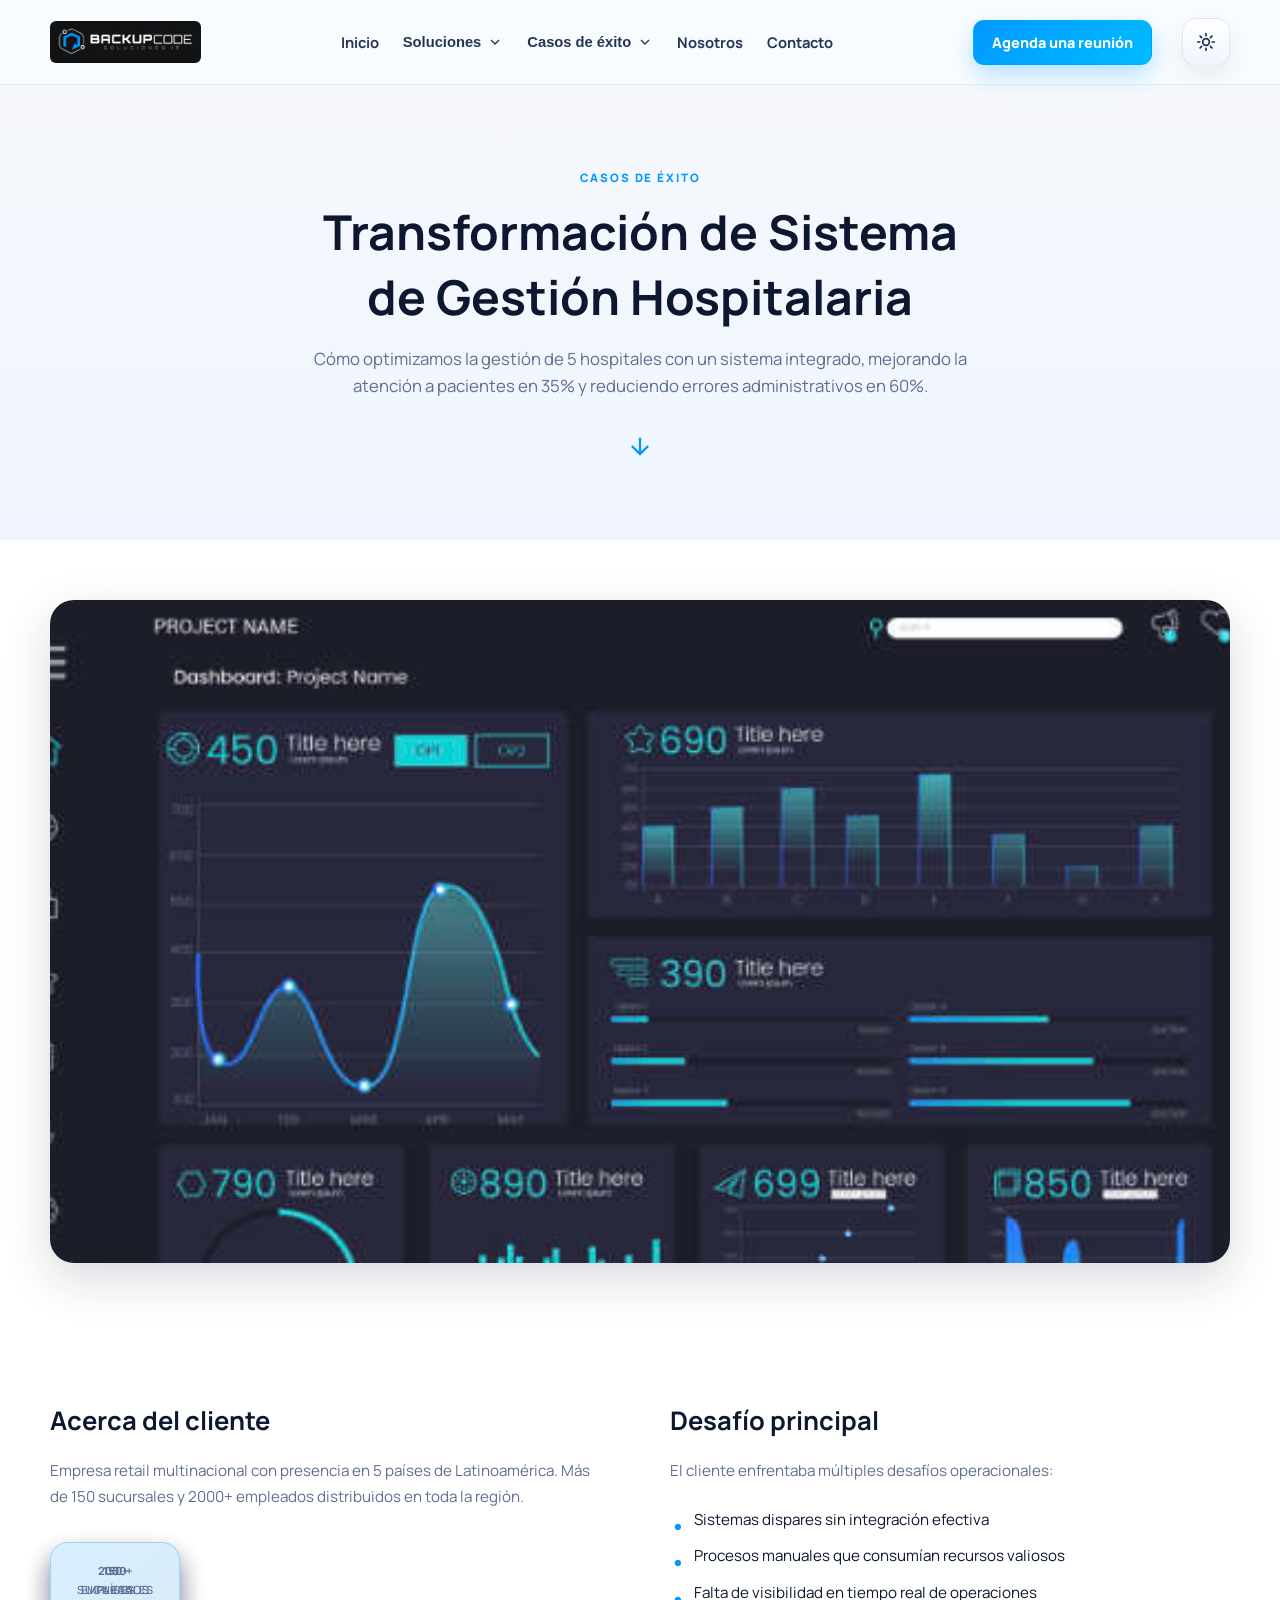
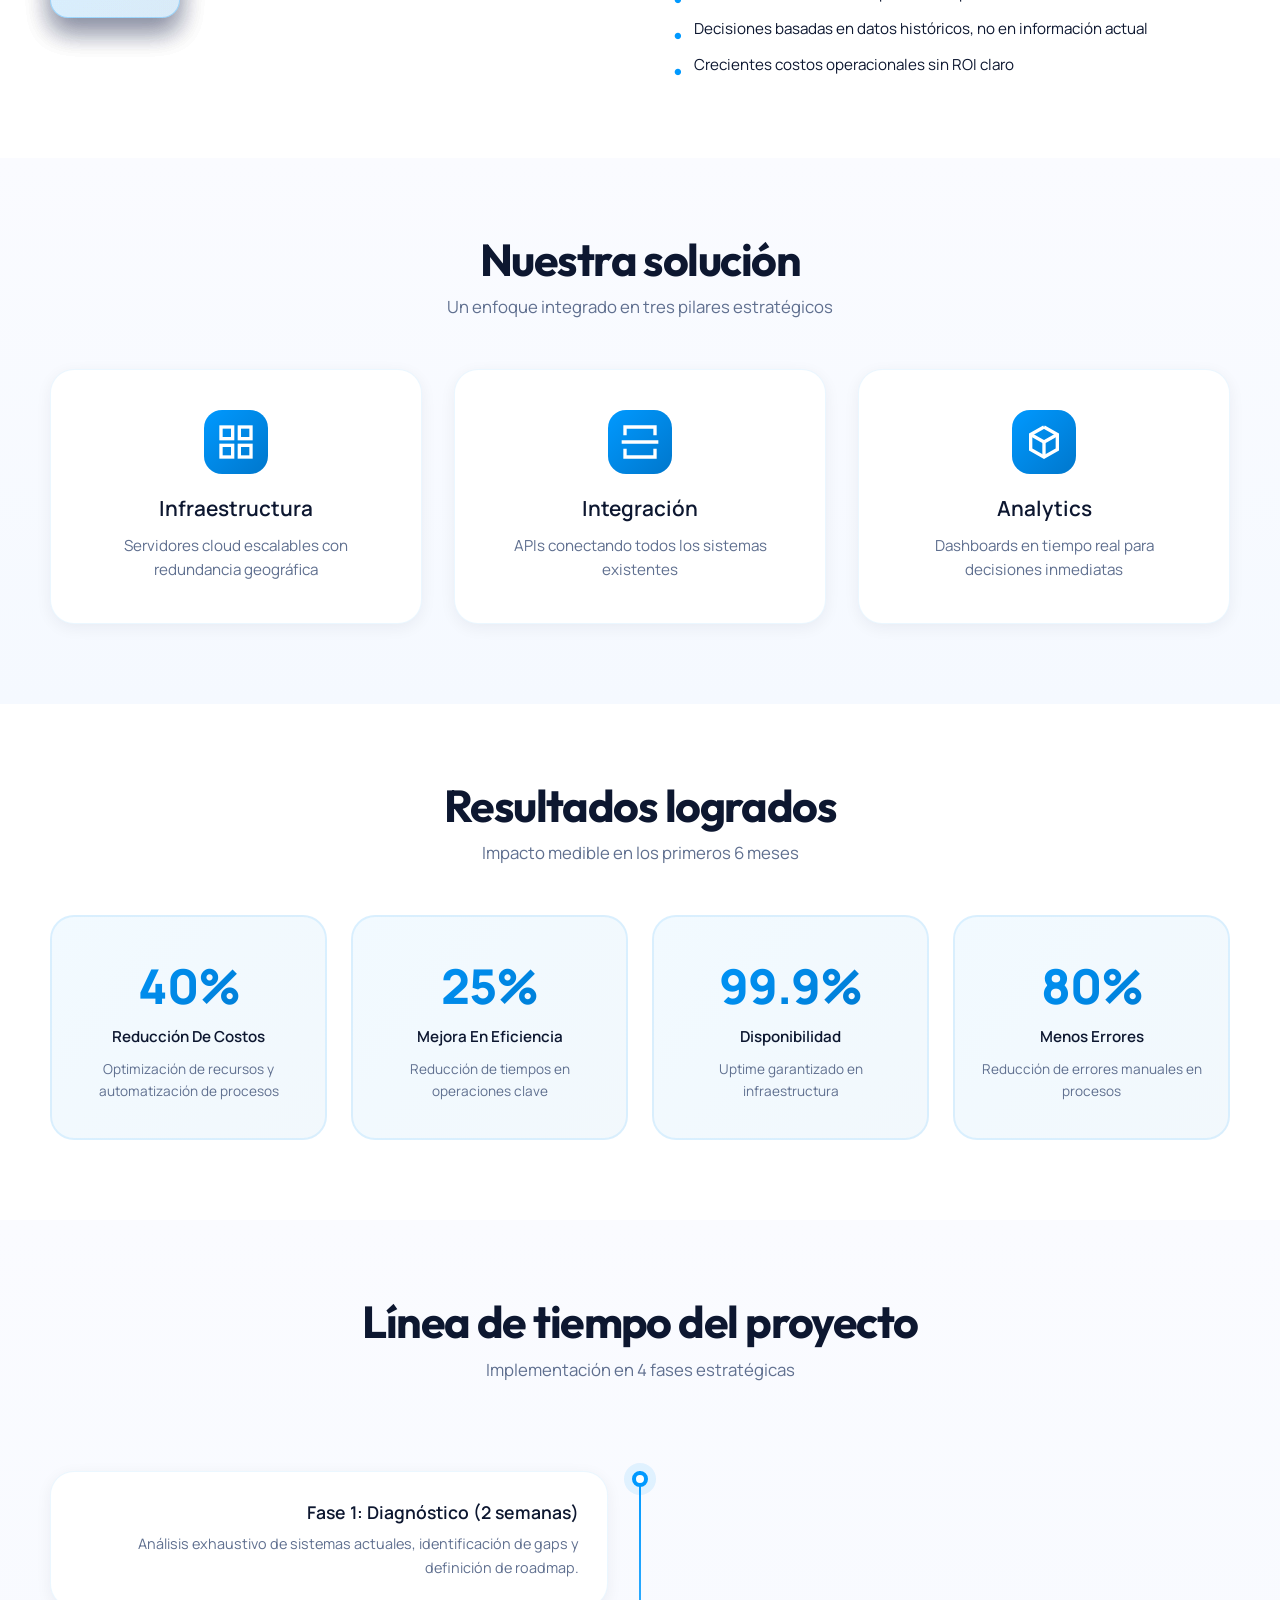
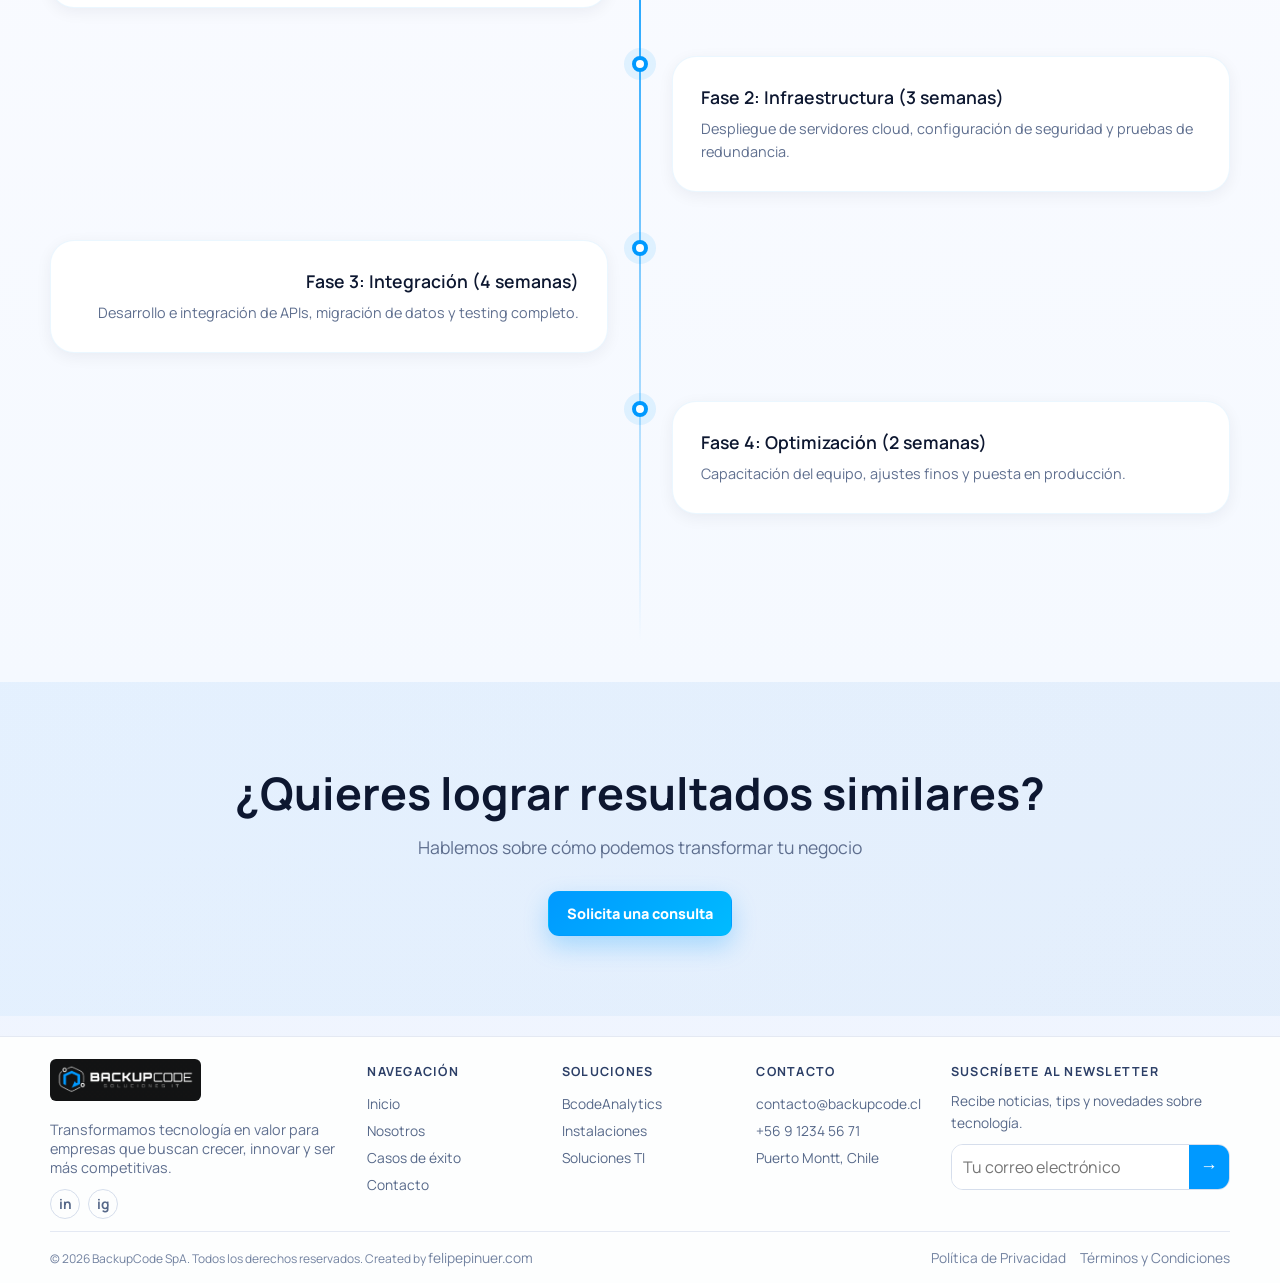
<file: html/casos/caso-2.html>
<!doctype html>
<html lang="es">
  <head>
    <meta charset="UTF-8" />
    <meta name="viewport" content="width=device-width, initial-scale=1.0" />
    <meta
      name="description"
      content="Caso de éxito: Transformación digital de empresa líder con soluciones BackupCode. Resultados: 40% reducción de costos, 25% mejora en eficiencia."
    />
    <meta
      name="keywords"
      content="caso de éxito, transformación digital, BackupCode, resultados"
    />
    <meta name="author" content="BackupCode Soluciones IT" />
    <meta name="robots" content="index, follow" />

    <!-- OpenGraph / Facebook -->
    <meta property="og:type" content="website" />
    <meta
      property="og:url"
      content="https://backupcode.cl/html/casos/caso-2.html"
    />
    <meta property="og:title" content="Caso de Éxito 2 - BackupCode" />
    <meta
      property="og:description"
      content="Segundo caso de éxito: Transformación digital con resultados excepcionales."
    />
    <meta
      property="og:image"
      content="https://backupcode.cl/img/og-image.png"
    />
    <meta property="og:image:width" content="1200" />
    <meta property="og:image:height" content="630" />
    <meta property="og:locale" content="es_CL" />

    <!-- Twitter -->
    <meta property="twitter:card" content="summary_large_image" />
    <meta
      property="twitter:url"
      content="https://backupcode.cl/html/casos/caso-2.html"
    />
    <meta property="twitter:title" content="Caso de Éxito 2 - BackupCode" />
    <meta
      property="twitter:description"
      content="Segundo caso de éxito: Transformación digital con resultados excepcionales."
    />
    <meta
      property="twitter:image"
      content="https://backupcode.cl/img/og-image.png"
    />

    <!-- Canonical URL -->
    <link rel="canonical" href="https://backupcode.cl/html/casos/caso-2.html" />

    <!-- Favicon & Icons -->
    <link
      rel="icon"
      type="image/png"
      sizes="32x32"
      href="../../img/favicon-32x32.png"
    />
    <link
      rel="icon"
      type="image/png"
      sizes="16x16"
      href="../../img/favicon-16x16.png"
    />
    <link rel="apple-touch-icon" href="../../img/apple-touch-icon.png" />
    <link rel="manifest" href="../../manifest.json" />
    <meta name="theme-color" content="#0099FF" />

    <title>Caso de Éxito - BackupCode Soluciones IT</title>
    <link rel="preconnect" href="https://fonts.googleapis.com" />
    <link rel="preconnect" href="https://fonts.gstatic.com" crossorigin />
    <link
      href="https://fonts.googleapis.com/css2?family=Manrope:wght@400;500;600;700;800&family=Outfit:wght@600;700;800&display=swap"
      rel="stylesheet"
    />
    <link rel="stylesheet" href="../../css/style.css" />
  </head>
  <body>
    <div class="site-wrap">
      <header class="site-header">
        <div class="container nav-row">
          <a class="brand" href="../../index.html" aria-label="BackupCode">
            <img
              src="../../img/logo.png"
              alt="BackupCode"
              class="brand-logo"
              loading="lazy"
            />
          </a>

          <button
            class="nav-toggle"
            aria-label="Abrir menú"
            aria-expanded="false"
            aria-controls="menu"
          ></button>

          <nav id="menu" class="menu">
            <a href="../../index.html#inicio">Inicio</a>

            <!-- Dropdown Soluciones -->
            <div class="menu-item-dropdown">
              <button
                class="menu-item-toggle"
                aria-expanded="false"
                aria-haspopup="true"
              >
                Soluciones
                <svg
                  class="dropdown-icon"
                  width="16"
                  height="16"
                  viewBox="0 0 24 24"
                  fill="none"
                  stroke="currentColor"
                  stroke-width="2"
                >
                  <polyline points="6 9 12 15 18 9"></polyline>
                </svg>
              </button>
              <div class="dropdown-menu">
                <a href="../../html/soluciones/bcode-analytics.html"
                  >BcodeAnalytics</a
                >
                <a href="../../html/soluciones/instalaciones.html"
                  >Instalaciones</a
                >
                <a href="../../html/soluciones/soluciones-ti.html"
                  >Soluciones TI</a
                >
              </div>
            </div>

            <!-- Dropdown Casos de Éxito -->
            <div class="menu-item-dropdown">
              <button
                class="menu-item-toggle"
                aria-expanded="false"
                aria-haspopup="true"
              >
                Casos de éxito
                <svg
                  class="dropdown-icon"
                  width="16"
                  height="16"
                  viewBox="0 0 24 24"
                  fill="none"
                  stroke="currentColor"
                  stroke-width="2"
                >
                  <polyline points="6 9 12 15 18 9"></polyline>
                </svg>
              </button>
              <div class="dropdown-menu">
                <a href="./caso-1.html">Transformación Digital - Retail</a>
                <a href="./caso-2.html">Sistema Hospitalario</a>
                <a href="./caso-3.html">Infraestructura Minera</a>
              </div>
            </div>

            <a href="../../index.html#nosotros">Nosotros</a>
            <a href="../../html/contacto.html">Contacto</a>
          </nav>

          <a class="btn btn-primary nav-cta" href="../../html/contacto.html"
            >Agenda una reunión</a
          >

          <button
            class="theme-toggle"
            aria-label="Cambiar tema"
            aria-pressed="false"
            title="Cambiar tema"
          >
            <span
              class="theme-toggle__icon theme-toggle__icon--sun"
              aria-hidden="true"
            >
              <svg
                viewBox="0 0 24 24"
                fill="none"
                xmlns="http://www.w3.org/2000/svg"
              >
                <circle
                  cx="12"
                  cy="12"
                  r="4"
                  stroke="currentColor"
                  stroke-width="2"
                />
                <path
                  d="M12 2v2.5M12 19.5V22M4.93 4.93l1.77 1.77M17.3 17.3l1.77 1.77M2 12h2.5M19.5 12H22M4.93 19.07l1.77-1.77M17.3 6.7l1.77-1.77"
                  stroke="currentColor"
                  stroke-width="2"
                  stroke-linecap="round"
                />
              </svg>
            </span>
            <span
              class="theme-toggle__icon theme-toggle__icon--moon"
              aria-hidden="true"
            >
              <svg
                viewBox="0 0 24 24"
                fill="none"
                xmlns="http://www.w3.org/2000/svg"
              >
                <path
                  d="M20 14.5A8.5 8.5 0 1 1 9.5 4a7 7 0 1 0 10.5 10.5Z"
                  stroke="currentColor"
                  stroke-width="2"
                  stroke-linejoin="round"
                />
              </svg>
            </span>
          </button>
        </div>
      </header>

      <main>
        <section class="hero hero-simple" id="inicio">
          <div class="container">
            <div class="hero-simple-content" data-reveal>
              <span class="tagline">Casos de éxito</span>
              <h1>Transformación de Sistema de Gestión Hospitalaria</h1>
              <p>
                Cómo optimizamos la gestión de 5 hospitales con un sistema
                integrado, mejorando la atención a pacientes en 35% y reduciendo
                errores administrativos en 60%.
              </p>
              <div class="scroll-indicator">
                <svg
                  width="24"
                  height="24"
                  viewBox="0 0 24 24"
                  fill="none"
                  stroke="currentColor"
                  stroke-width="2"
                >
                  <path d="M12 5v14M19 12l-7 7-7-7"></path>
                </svg>
              </div>
            </div>
          </div>
        </section>

        <!-- CASE IMAGE HERO -->
        <section class="section section-image">
          <div class="container">
            <div class="case-image-hero" data-reveal>
              <img
                src="../../img/case-image-1.png"
                alt="Proyecto implementado - Retail"
                loading="lazy"
              />
            </div>
          </div>
        </section>

        <!-- CLIENT & CONTEXT -->
        <section class="section section-case-context">
          <div class="container">
            <div class="case-grid">
              <div class="case-column" data-reveal>
                <h2>Acerca del cliente</h2>
                <p>
                  Empresa retail multinacional con presencia en 5 países de
                  Latinoamérica. Más de 150 sucursales y 2000+ empleados
                  distribuidos en toda la región.
                </p>
                <div class="client-metrics">
                  <div class="metric">
                    <span class="metric-value">150+</span>
                    <span class="metric-label">Sucursales</span>
                  </div>
                  <div class="metric">
                    <span class="metric-value">2000+</span>
                    <span class="metric-label">Empleados</span>
                  </div>
                  <div class="metric">
                    <span class="metric-value">5</span>
                    <span class="metric-label">Países</span>
                  </div>
                </div>
              </div>

              <div class="case-column" data-reveal>
                <h2>Desafío principal</h2>
                <p>El cliente enfrentaba múltiples desafíos operacionales:</p>
                <ul class="challenge-list">
                  <li>Sistemas dispares sin integración efectiva</li>
                  <li>Procesos manuales que consumían recursos valiosos</li>
                  <li>Falta de visibilidad en tiempo real de operaciones</li>
                  <li>
                    Decisiones basadas en datos históricos, no en información
                    actual
                  </li>
                  <li>Crecientes costos operacionales sin ROI claro</li>
                </ul>
              </div>
            </div>
          </div>
        </section>

        <!-- SOLUTION SECTION -->
        <section class="section section-case-solution">
          <div class="container">
            <div class="section-header" data-reveal>
              <h2>Nuestra solución</h2>
              <p>Un enfoque integrado en tres pilares estratégicos</p>
            </div>

            <div class="solution-pillars" data-reveal>
              <div class="pillar">
                <div class="pillar-icon">
                  <svg
                    width="40"
                    height="40"
                    viewBox="0 0 24 24"
                    fill="none"
                    stroke="currentColor"
                    stroke-width="2"
                  >
                    <rect x="3" y="3" width="7" height="7"></rect>
                    <rect x="14" y="3" width="7" height="7"></rect>
                    <rect x="14" y="14" width="7" height="7"></rect>
                    <rect x="3" y="14" width="7" height="7"></rect>
                  </svg>
                </div>
                <h3>Infraestructura</h3>
                <p>Servidores cloud escalables con redundancia geográfica</p>
              </div>

              <div class="pillar">
                <div class="pillar-icon">
                  <svg
                    width="40"
                    height="40"
                    viewBox="0 0 24 24"
                    fill="none"
                    stroke="currentColor"
                    stroke-width="2"
                  >
                    <polyline points="21 8 21 3 3 3 3 8"></polyline>
                    <line x1="1" y1="12" x2="23" y2="12"></line>
                    <polyline points="21 16 21 21 3 21 3 16"></polyline>
                  </svg>
                </div>
                <h3>Integración</h3>
                <p>APIs conectando todos los sistemas existentes</p>
              </div>

              <div class="pillar">
                <div class="pillar-icon">
                  <svg
                    width="40"
                    height="40"
                    viewBox="0 0 24 24"
                    fill="none"
                    stroke="currentColor"
                    stroke-width="2"
                  >
                    <polyline
                      points="12 3 20 7.5 20 16.5 12 21 4 16.5 4 7.5 12 3"
                    ></polyline>
                    <polyline points="12 12 20 7.5"></polyline>
                    <polyline points="12 12 12 21"></polyline>
                    <polyline points="12 12 4 7.5"></polyline>
                  </svg>
                </div>
                <h3>Analytics</h3>
                <p>Dashboards en tiempo real para decisiones inmediatas</p>
              </div>
            </div>
          </div>
        </section>

        <!-- RESULTS SECTION -->
        <section class="section section-case-results">
          <div class="container">
            <div class="section-header" data-reveal>
              <h2>Resultados logrados</h2>
              <p>Impacto medible en los primeros 6 meses</p>
            </div>

            <div class="results-grid" data-reveal>
              <div class="result-card">
                <div class="result-value">40%</div>
                <div class="result-label">Reducción de costos</div>
                <p>Optimización de recursos y automatización de procesos</p>
              </div>

              <div class="result-card">
                <div class="result-value">25%</div>
                <div class="result-label">Mejora en eficiencia</div>
                <p>Reducción de tiempos en operaciones clave</p>
              </div>

              <div class="result-card">
                <div class="result-value">99.9%</div>
                <div class="result-label">Disponibilidad</div>
                <p>Uptime garantizado en infraestructura</p>
              </div>

              <div class="result-card">
                <div class="result-value">80%</div>
                <div class="result-label">Menos errores</div>
                <p>Reducción de errores manuales en procesos</p>
              </div>
            </div>
          </div>
        </section>

        <!-- TIMELINE SECTION -->
        <section class="section section-case-timeline">
          <div class="container">
            <div class="section-header" data-reveal>
              <h2>Línea de tiempo del proyecto</h2>
              <p>Implementación en 4 fases estratégicas</p>
            </div>

            <div class="timeline" data-reveal>
              <div class="timeline-item">
                <div class="timeline-marker"></div>
                <div class="timeline-content">
                  <h3>Fase 1: Diagnóstico (2 semanas)</h3>
                  <p>
                    Análisis exhaustivo de sistemas actuales, identificación de
                    gaps y definición de roadmap.
                  </p>
                </div>
              </div>

              <div class="timeline-item">
                <div class="timeline-marker"></div>
                <div class="timeline-content">
                  <h3>Fase 2: Infraestructura (3 semanas)</h3>
                  <p>
                    Despliegue de servidores cloud, configuración de seguridad y
                    pruebas de redundancia.
                  </p>
                </div>
              </div>

              <div class="timeline-item">
                <div class="timeline-marker"></div>
                <div class="timeline-content">
                  <h3>Fase 3: Integración (4 semanas)</h3>
                  <p>
                    Desarrollo e integración de APIs, migración de datos y
                    testing completo.
                  </p>
                </div>
              </div>

              <div class="timeline-item">
                <div class="timeline-marker"></div>
                <div class="timeline-content">
                  <h3>Fase 4: Optimización (2 semanas)</h3>
                  <p>
                    Capacitación del equipo, ajustes finos y puesta en
                    producción.
                  </p>
                </div>
              </div>
            </div>
          </div>
        </section>

        <!-- CTA SECTION -->
        <section class="section section-cta">
          <div class="container">
            <div class="cta-content" data-reveal>
              <h2>¿Quieres lograr resultados similares?</h2>
              <p>Hablemos sobre cómo podemos transformar tu negocio</p>
              <a href="../../html/contacto.html" class="btn btn-primary"
                >Solicita una consulta</a
              >
            </div>
          </div>
        </section>
      </main>

      <footer class="site-footer">
        <div class="container footer-grid">
          <div class="footer-brand">
            <a class="brand" href="../../index.html" aria-label="BackupCode">
              <img
                src="../../img/logo.png"
                alt="BackupCode"
                class="brand-logo"
                loading="lazy"
              />
            </a>
            <p>
              Transformamos tecnología en valor para empresas que buscan crecer,
              innovar y ser más competitivas.
            </p>
            <div class="social-row">
              <a href="#inicio" aria-label="LinkedIn">in</a>
              <a href="#inicio" aria-label="Instagram">ig</a>
            </div>
          </div>

          <div>
            <h3>Navegación</h3>
            <ul>
              <li><a href="../../index.html#inicio">Inicio</a></li>
              <li><a href="../../index.html#nosotros">Nosotros</a></li>
              <li><a href="../../index.html#casos">Casos de éxito</a></li>
              <li><a href="../../html/contacto.html">Contacto</a></li>
            </ul>
          </div>

          <div>
            <h3>Soluciones</h3>
            <ul>
              <li>
                <a href="../../html/soluciones/bcode-analytics.html"
                  >BcodeAnalytics</a
                >
              </li>
              <li>
                <a href="../../html/soluciones/instalaciones.html"
                  >Instalaciones</a
                >
              </li>
              <li>
                <a href="../../html/soluciones/soluciones-ti.html"
                  >Soluciones TI</a
                >
              </li>
            </ul>
          </div>

          <div>
            <h3>Contacto</h3>
            <ul>
              <li>contacto@backupcode.cl</li>
              <li>+56 9 1234 56 71</li>
              <li>Puerto Montt, Chile</li>
            </ul>
          </div>

          <div class="newsletter">
            <h3>Suscríbete al newsletter</h3>
            <p>Recibe noticias, tips y novedades sobre tecnología.</p>
            <form>
              <label for="news-email" class="sr-only">Correo electrónico</label>
              <input
                id="news-email"
                type="email"
                placeholder="Tu correo electrónico"
              />
              <button type="submit" aria-label="Enviar">→</button>
            </form>
          </div>
        </div>

        <div class="container footer-bottom">
          <span
            >© 2026 BackupCode SpA. Todos los derechos reservados. Created by
            <a
              href="https://felipepinuer.com"
              target="_blank"
              rel="noopener noreferrer"
              >felipepinuer.com</a
            ></span
          >
          <div>
            <a href="../../index.html#inicio">Política de Privacidad</a>
            <a href="../../index.html#inicio">Términos y Condiciones</a>
          </div>
        </div>
      </footer>
    </div>

    <script src="../../js/main.js"></script>
  </body>
</html>
</file>
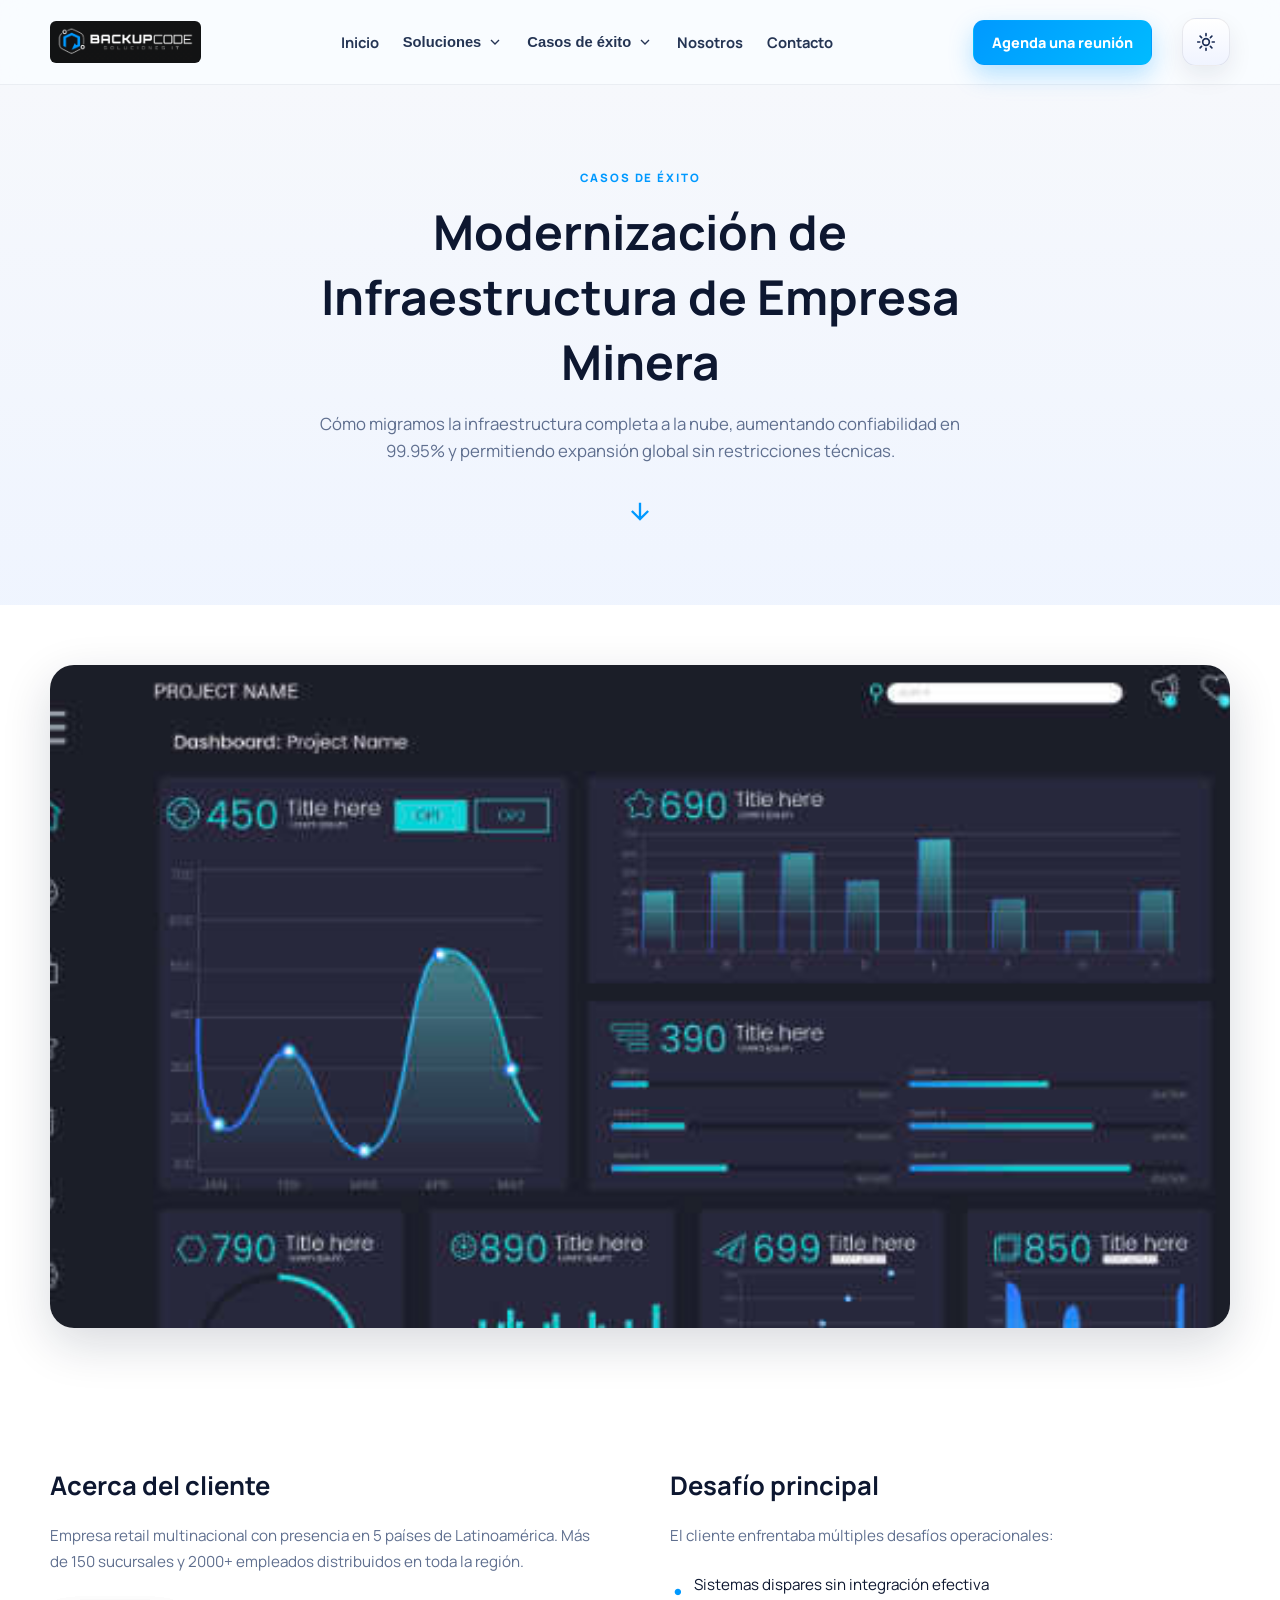
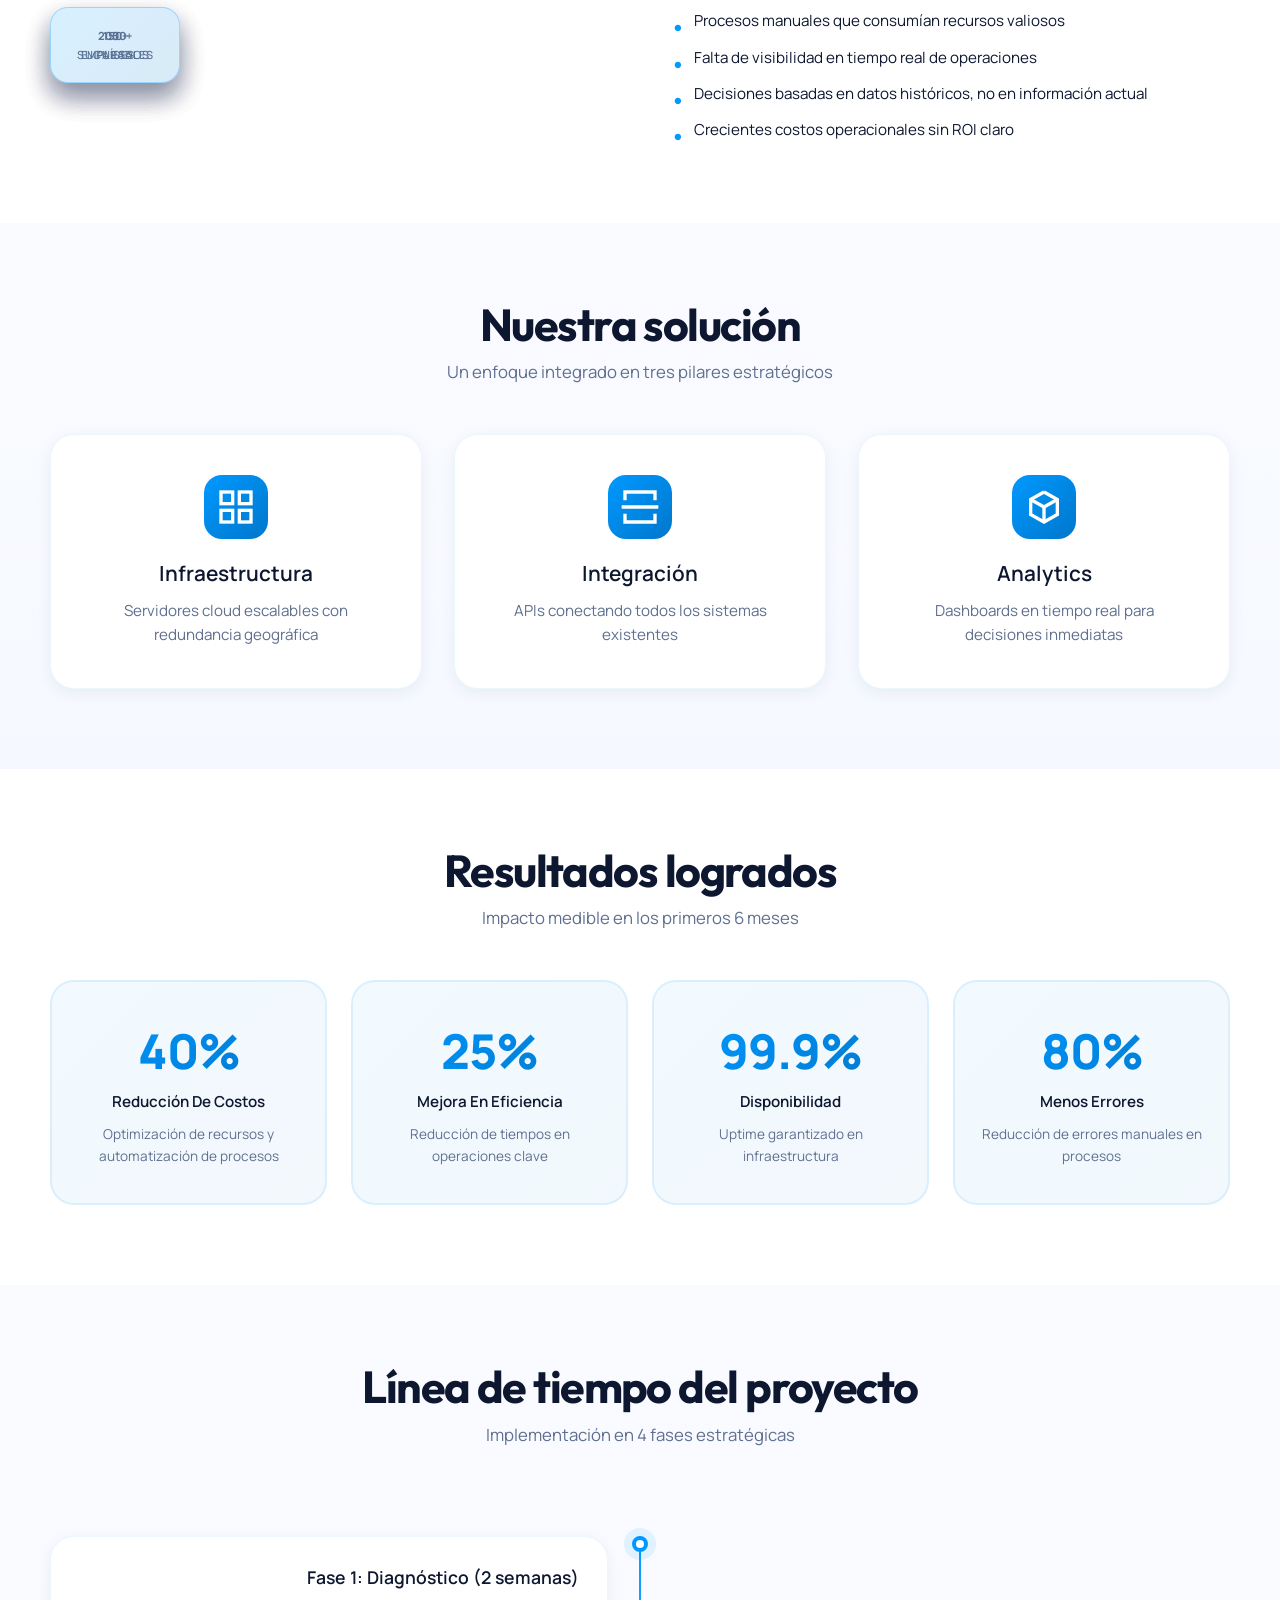
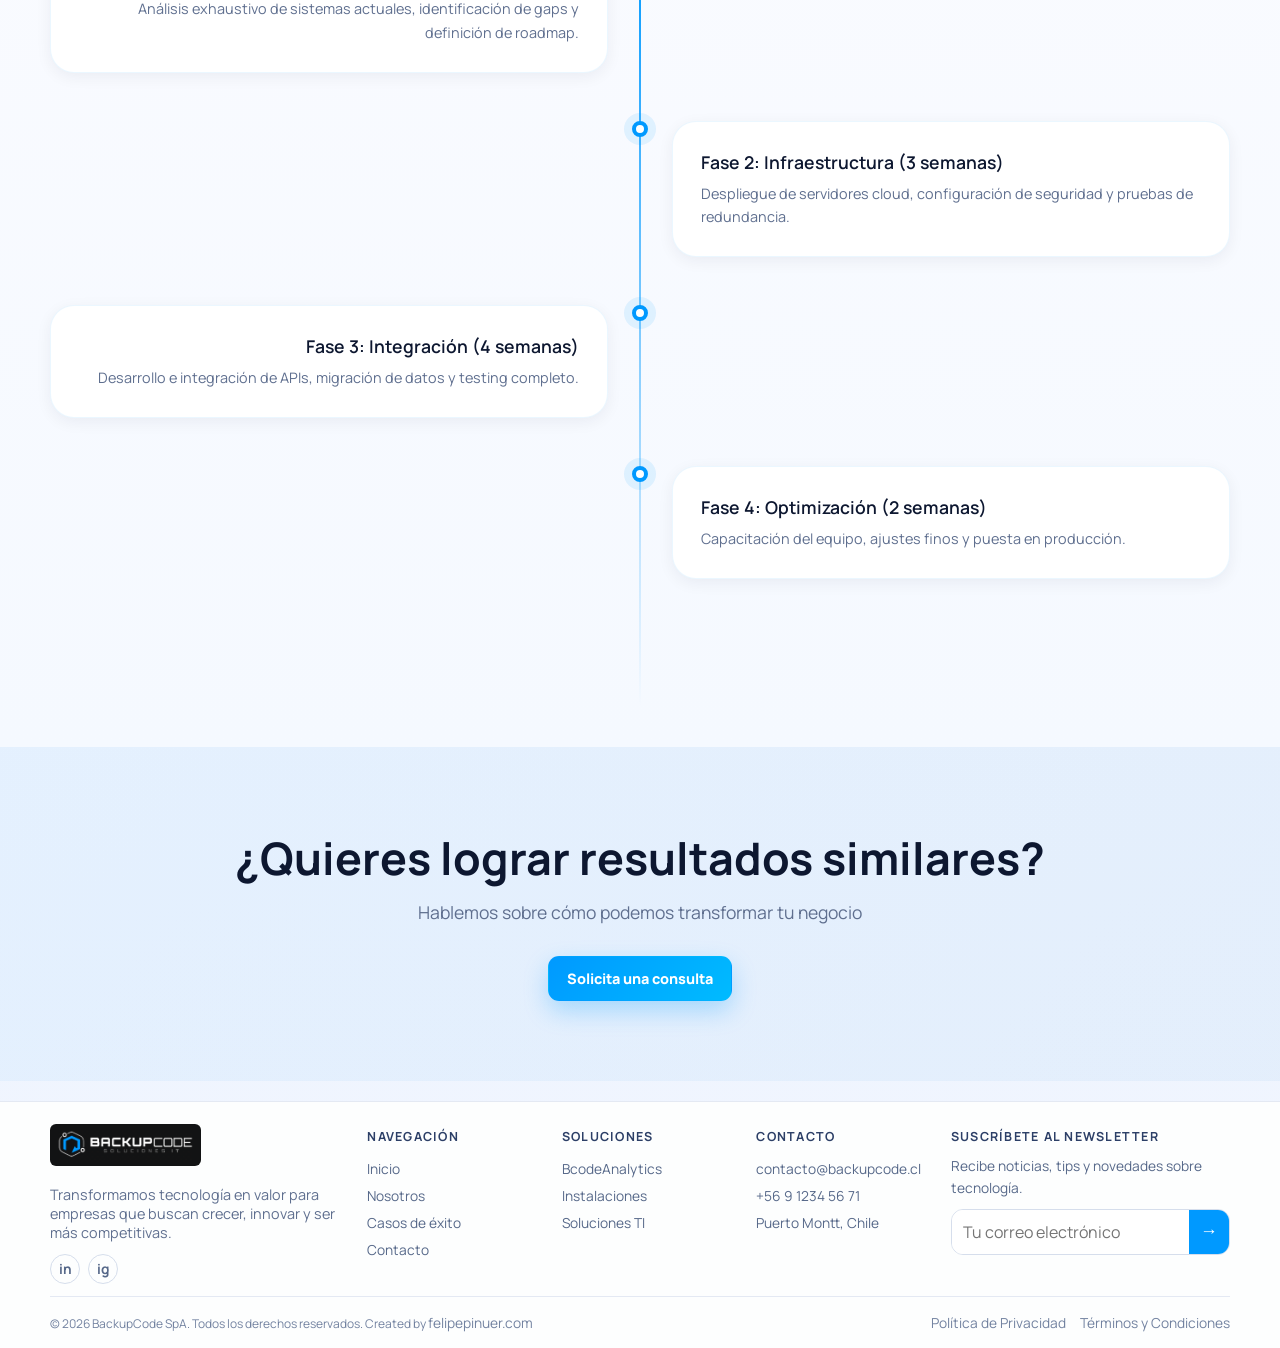
<file: html/casos/caso-3.html>
<!doctype html>
<html lang="es">
  <head>
    <meta charset="UTF-8" />
    <meta name="viewport" content="width=device-width, initial-scale=1.0" />
    <meta
      name="description"
      content="Caso de éxito: Transformación digital de empresa líder con soluciones BackupCode. Resultados: 40% reducción de costos, 25% mejora en eficiencia."
    />
    <meta
      name="keywords"
      content="caso de éxito, transformación digital, BackupCode, resultados"
    />
    <meta name="author" content="BackupCode Soluciones IT" />
    <meta name="robots" content="index, follow" />

    <!-- OpenGraph / Facebook -->
    <meta property="og:type" content="website" />
    <meta
      property="og:url"
      content="https://backupcode.cl/html/casos/caso-3.html"
    />
    <meta property="og:title" content="Caso de Éxito 3 - BackupCode" />
    <meta
      property="og:description"
      content="Tercer caso de éxito: Transformación digital con resultados excepcionales."
    />
    <meta
      property="og:image"
      content="https://backupcode.cl/img/og-image.png"
    />
    <meta property="og:image:width" content="1200" />
    <meta property="og:image:height" content="630" />
    <meta property="og:locale" content="es_CL" />

    <!-- Twitter -->
    <meta property="twitter:card" content="summary_large_image" />
    <meta
      property="twitter:url"
      content="https://backupcode.cl/html/casos/caso-3.html"
    />
    <meta property="twitter:title" content="Caso de Éxito 3 - BackupCode" />
    <meta
      property="twitter:description"
      content="Tercer caso de éxito: Transformación digital con resultados excepcionales."
    />
    <meta
      property="twitter:image"
      content="https://backupcode.cl/img/og-image.png"
    />

    <!-- Canonical URL -->
    <link rel="canonical" href="https://backupcode.cl/html/casos/caso-3.html" />

    <!-- Favicon & Icons -->
    <link
      rel="icon"
      type="image/png"
      sizes="32x32"
      href="../../img/favicon-32x32.png"
    />
    <link
      rel="icon"
      type="image/png"
      sizes="16x16"
      href="../../img/favicon-16x16.png"
    />
    <link rel="apple-touch-icon" href="../../img/apple-touch-icon.png" />
    <link rel="manifest" href="../../manifest.json" />
    <meta name="theme-color" content="#0099FF" />

    <title>Caso de Éxito - BackupCode Soluciones IT</title>
    <link rel="preconnect" href="https://fonts.googleapis.com" />
    <link rel="preconnect" href="https://fonts.gstatic.com" crossorigin />
    <link
      href="https://fonts.googleapis.com/css2?family=Manrope:wght@400;500;600;700;800&family=Outfit:wght@600;700;800&display=swap"
      rel="stylesheet"
    />
    <link rel="stylesheet" href="../../css/style.css" />
  </head>
  <body>
    <div class="site-wrap">
      <header class="site-header">
        <div class="container nav-row">
          <a class="brand" href="../../index.html" aria-label="BackupCode">
            <img
              src="../../img/logo.png"
              alt="BackupCode"
              class="brand-logo"
              loading="lazy"
            />
          </a>

          <button
            class="nav-toggle"
            aria-label="Abrir menú"
            aria-expanded="false"
            aria-controls="menu"
          ></button>

          <nav id="menu" class="menu">
            <a href="../../index.html#inicio">Inicio</a>

            <!-- Dropdown Soluciones -->
            <div class="menu-item-dropdown">
              <button
                class="menu-item-toggle"
                aria-expanded="false"
                aria-haspopup="true"
              >
                Soluciones
                <svg
                  class="dropdown-icon"
                  width="16"
                  height="16"
                  viewBox="0 0 24 24"
                  fill="none"
                  stroke="currentColor"
                  stroke-width="2"
                >
                  <polyline points="6 9 12 15 18 9"></polyline>
                </svg>
              </button>
              <div class="dropdown-menu">
                <a href="../../html/soluciones/bcode-analytics.html"
                  >BcodeAnalytics</a
                >
                <a href="../../html/soluciones/instalaciones.html"
                  >Instalaciones</a
                >
                <a href="../../html/soluciones/soluciones-ti.html"
                  >Soluciones TI</a
                >
              </div>
            </div>

            <!-- Dropdown Casos de Éxito -->
            <div class="menu-item-dropdown">
              <button
                class="menu-item-toggle"
                aria-expanded="false"
                aria-haspopup="true"
              >
                Casos de éxito
                <svg
                  class="dropdown-icon"
                  width="16"
                  height="16"
                  viewBox="0 0 24 24"
                  fill="none"
                  stroke="currentColor"
                  stroke-width="2"
                >
                  <polyline points="6 9 12 15 18 9"></polyline>
                </svg>
              </button>
              <div class="dropdown-menu">
                <a href="./caso-1.html">Transformación Digital - Retail</a>
                <a href="./caso-2.html">Sistema Hospitalario</a>
                <a href="./caso-3.html">Infraestructura Minera</a>
              </div>
            </div>

            <a href="../../index.html#nosotros">Nosotros</a>
            <a href="../../html/contacto.html">Contacto</a>
          </nav>

          <a class="btn btn-primary nav-cta" href="../../html/contacto.html"
            >Agenda una reunión</a
          >

          <button
            class="theme-toggle"
            aria-label="Cambiar tema"
            aria-pressed="false"
            title="Cambiar tema"
          >
            <span
              class="theme-toggle__icon theme-toggle__icon--sun"
              aria-hidden="true"
            >
              <svg
                viewBox="0 0 24 24"
                fill="none"
                xmlns="http://www.w3.org/2000/svg"
              >
                <circle
                  cx="12"
                  cy="12"
                  r="4"
                  stroke="currentColor"
                  stroke-width="2"
                />
                <path
                  d="M12 2v2.5M12 19.5V22M4.93 4.93l1.77 1.77M17.3 17.3l1.77 1.77M2 12h2.5M19.5 12H22M4.93 19.07l1.77-1.77M17.3 6.7l1.77-1.77"
                  stroke="currentColor"
                  stroke-width="2"
                  stroke-linecap="round"
                />
              </svg>
            </span>
            <span
              class="theme-toggle__icon theme-toggle__icon--moon"
              aria-hidden="true"
            >
              <svg
                viewBox="0 0 24 24"
                fill="none"
                xmlns="http://www.w3.org/2000/svg"
              >
                <path
                  d="M20 14.5A8.5 8.5 0 1 1 9.5 4a7 7 0 1 0 10.5 10.5Z"
                  stroke="currentColor"
                  stroke-width="2"
                  stroke-linejoin="round"
                />
              </svg>
            </span>
          </button>
        </div>
      </header>

      <main>
        <section class="hero hero-simple" id="inicio">
          <div class="container">
            <div class="hero-simple-content" data-reveal>
              <span class="tagline">Casos de éxito</span>
              <h1>Modernización de Infraestructura de Empresa Minera</h1>
              <p>
                Cómo migramos la infraestructura completa a la nube, aumentando
                confiabilidad en 99.95% y permitiendo expansión global sin
                restricciones técnicas.
              </p>
              <div class="scroll-indicator">
                <svg
                  width="24"
                  height="24"
                  viewBox="0 0 24 24"
                  fill="none"
                  stroke="currentColor"
                  stroke-width="2"
                >
                  <path d="M12 5v14M19 12l-7 7-7-7"></path>
                </svg>
              </div>
            </div>
          </div>
        </section>

        <!-- CASE IMAGE HERO -->
        <section class="section section-image">
          <div class="container">
            <div class="case-image-hero" data-reveal>
              <img
                src="../../img/case-image-1.png"
                alt="Proyecto implementado - Retail"
                loading="lazy"
              />
            </div>
          </div>
        </section>

        <!-- CLIENT & CONTEXT -->
        <section class="section section-case-context">
          <div class="container">
            <div class="case-grid">
              <div class="case-column" data-reveal>
                <h2>Acerca del cliente</h2>
                <p>
                  Empresa retail multinacional con presencia en 5 países de
                  Latinoamérica. Más de 150 sucursales y 2000+ empleados
                  distribuidos en toda la región.
                </p>
                <div class="client-metrics">
                  <div class="metric">
                    <span class="metric-value">150+</span>
                    <span class="metric-label">Sucursales</span>
                  </div>
                  <div class="metric">
                    <span class="metric-value">2000+</span>
                    <span class="metric-label">Empleados</span>
                  </div>
                  <div class="metric">
                    <span class="metric-value">5</span>
                    <span class="metric-label">Países</span>
                  </div>
                </div>
              </div>

              <div class="case-column" data-reveal>
                <h2>Desafío principal</h2>
                <p>El cliente enfrentaba múltiples desafíos operacionales:</p>
                <ul class="challenge-list">
                  <li>Sistemas dispares sin integración efectiva</li>
                  <li>Procesos manuales que consumían recursos valiosos</li>
                  <li>Falta de visibilidad en tiempo real de operaciones</li>
                  <li>
                    Decisiones basadas en datos históricos, no en información
                    actual
                  </li>
                  <li>Crecientes costos operacionales sin ROI claro</li>
                </ul>
              </div>
            </div>
          </div>
        </section>

        <!-- SOLUTION SECTION -->
        <section class="section section-case-solution">
          <div class="container">
            <div class="section-header" data-reveal>
              <h2>Nuestra solución</h2>
              <p>Un enfoque integrado en tres pilares estratégicos</p>
            </div>

            <div class="solution-pillars" data-reveal>
              <div class="pillar">
                <div class="pillar-icon">
                  <svg
                    width="40"
                    height="40"
                    viewBox="0 0 24 24"
                    fill="none"
                    stroke="currentColor"
                    stroke-width="2"
                  >
                    <rect x="3" y="3" width="7" height="7"></rect>
                    <rect x="14" y="3" width="7" height="7"></rect>
                    <rect x="14" y="14" width="7" height="7"></rect>
                    <rect x="3" y="14" width="7" height="7"></rect>
                  </svg>
                </div>
                <h3>Infraestructura</h3>
                <p>Servidores cloud escalables con redundancia geográfica</p>
              </div>

              <div class="pillar">
                <div class="pillar-icon">
                  <svg
                    width="40"
                    height="40"
                    viewBox="0 0 24 24"
                    fill="none"
                    stroke="currentColor"
                    stroke-width="2"
                  >
                    <polyline points="21 8 21 3 3 3 3 8"></polyline>
                    <line x1="1" y1="12" x2="23" y2="12"></line>
                    <polyline points="21 16 21 21 3 21 3 16"></polyline>
                  </svg>
                </div>
                <h3>Integración</h3>
                <p>APIs conectando todos los sistemas existentes</p>
              </div>

              <div class="pillar">
                <div class="pillar-icon">
                  <svg
                    width="40"
                    height="40"
                    viewBox="0 0 24 24"
                    fill="none"
                    stroke="currentColor"
                    stroke-width="2"
                  >
                    <polyline
                      points="12 3 20 7.5 20 16.5 12 21 4 16.5 4 7.5 12 3"
                    ></polyline>
                    <polyline points="12 12 20 7.5"></polyline>
                    <polyline points="12 12 12 21"></polyline>
                    <polyline points="12 12 4 7.5"></polyline>
                  </svg>
                </div>
                <h3>Analytics</h3>
                <p>Dashboards en tiempo real para decisiones inmediatas</p>
              </div>
            </div>
          </div>
        </section>

        <!-- RESULTS SECTION -->
        <section class="section section-case-results">
          <div class="container">
            <div class="section-header" data-reveal>
              <h2>Resultados logrados</h2>
              <p>Impacto medible en los primeros 6 meses</p>
            </div>

            <div class="results-grid" data-reveal>
              <div class="result-card">
                <div class="result-value">40%</div>
                <div class="result-label">Reducción de costos</div>
                <p>Optimización de recursos y automatización de procesos</p>
              </div>

              <div class="result-card">
                <div class="result-value">25%</div>
                <div class="result-label">Mejora en eficiencia</div>
                <p>Reducción de tiempos en operaciones clave</p>
              </div>

              <div class="result-card">
                <div class="result-value">99.9%</div>
                <div class="result-label">Disponibilidad</div>
                <p>Uptime garantizado en infraestructura</p>
              </div>

              <div class="result-card">
                <div class="result-value">80%</div>
                <div class="result-label">Menos errores</div>
                <p>Reducción de errores manuales en procesos</p>
              </div>
            </div>
          </div>
        </section>

        <!-- TIMELINE SECTION -->
        <section class="section section-case-timeline">
          <div class="container">
            <div class="section-header" data-reveal>
              <h2>Línea de tiempo del proyecto</h2>
              <p>Implementación en 4 fases estratégicas</p>
            </div>

            <div class="timeline" data-reveal>
              <div class="timeline-item">
                <div class="timeline-marker"></div>
                <div class="timeline-content">
                  <h3>Fase 1: Diagnóstico (2 semanas)</h3>
                  <p>
                    Análisis exhaustivo de sistemas actuales, identificación de
                    gaps y definición de roadmap.
                  </p>
                </div>
              </div>

              <div class="timeline-item">
                <div class="timeline-marker"></div>
                <div class="timeline-content">
                  <h3>Fase 2: Infraestructura (3 semanas)</h3>
                  <p>
                    Despliegue de servidores cloud, configuración de seguridad y
                    pruebas de redundancia.
                  </p>
                </div>
              </div>

              <div class="timeline-item">
                <div class="timeline-marker"></div>
                <div class="timeline-content">
                  <h3>Fase 3: Integración (4 semanas)</h3>
                  <p>
                    Desarrollo e integración de APIs, migración de datos y
                    testing completo.
                  </p>
                </div>
              </div>

              <div class="timeline-item">
                <div class="timeline-marker"></div>
                <div class="timeline-content">
                  <h3>Fase 4: Optimización (2 semanas)</h3>
                  <p>
                    Capacitación del equipo, ajustes finos y puesta en
                    producción.
                  </p>
                </div>
              </div>
            </div>
          </div>
        </section>

        <!-- CTA SECTION -->
        <section class="section section-cta">
          <div class="container">
            <div class="cta-content" data-reveal>
              <h2>¿Quieres lograr resultados similares?</h2>
              <p>Hablemos sobre cómo podemos transformar tu negocio</p>
              <a href="../../html/contacto.html" class="btn btn-primary"
                >Solicita una consulta</a
              >
            </div>
          </div>
        </section>
      </main>

      <footer class="site-footer">
        <div class="container footer-grid">
          <div class="footer-brand">
            <a class="brand" href="../../index.html" aria-label="BackupCode">
              <img
                src="../../img/logo.png"
                alt="BackupCode"
                class="brand-logo"
                loading="lazy"
              />
            </a>
            <p>
              Transformamos tecnología en valor para empresas que buscan crecer,
              innovar y ser más competitivas.
            </p>
            <div class="social-row">
              <a href="#inicio" aria-label="LinkedIn">in</a>
              <a href="#inicio" aria-label="Instagram">ig</a>
            </div>
          </div>

          <div>
            <h3>Navegación</h3>
            <ul>
              <li><a href="../../index.html#inicio">Inicio</a></li>
              <li><a href="../../index.html#nosotros">Nosotros</a></li>
              <li><a href="../../index.html#casos">Casos de éxito</a></li>
              <li><a href="../../html/contacto.html">Contacto</a></li>
            </ul>
          </div>

          <div>
            <h3>Soluciones</h3>
            <ul>
              <li>
                <a href="../../html/soluciones/bcode-analytics.html"
                  >BcodeAnalytics</a
                >
              </li>
              <li>
                <a href="../../html/soluciones/instalaciones.html"
                  >Instalaciones</a
                >
              </li>
              <li>
                <a href="../../html/soluciones/soluciones-ti.html"
                  >Soluciones TI</a
                >
              </li>
            </ul>
          </div>

          <div>
            <h3>Contacto</h3>
            <ul>
              <li>contacto@backupcode.cl</li>
              <li>+56 9 1234 56 71</li>
              <li>Puerto Montt, Chile</li>
            </ul>
          </div>

          <div class="newsletter">
            <h3>Suscríbete al newsletter</h3>
            <p>Recibe noticias, tips y novedades sobre tecnología.</p>
            <form>
              <label for="news-email" class="sr-only">Correo electrónico</label>
              <input
                id="news-email"
                type="email"
                placeholder="Tu correo electrónico"
              />
              <button type="submit" aria-label="Enviar">→</button>
            </form>
          </div>
        </div>

        <div class="container footer-bottom">
          <span
            >© 2026 BackupCode SpA. Todos los derechos reservados. Created by
            <a
              href="https://felipepinuer.com"
              target="_blank"
              rel="noopener noreferrer"
              >felipepinuer.com</a
            ></span
          >
          <div>
            <a href="../../index.html#inicio">Política de Privacidad</a>
            <a href="../../index.html#inicio">Términos y Condiciones</a>
          </div>
        </div>
      </footer>
    </div>

    <script src="../../js/main.js"></script>
  </body>
</html>
</file>
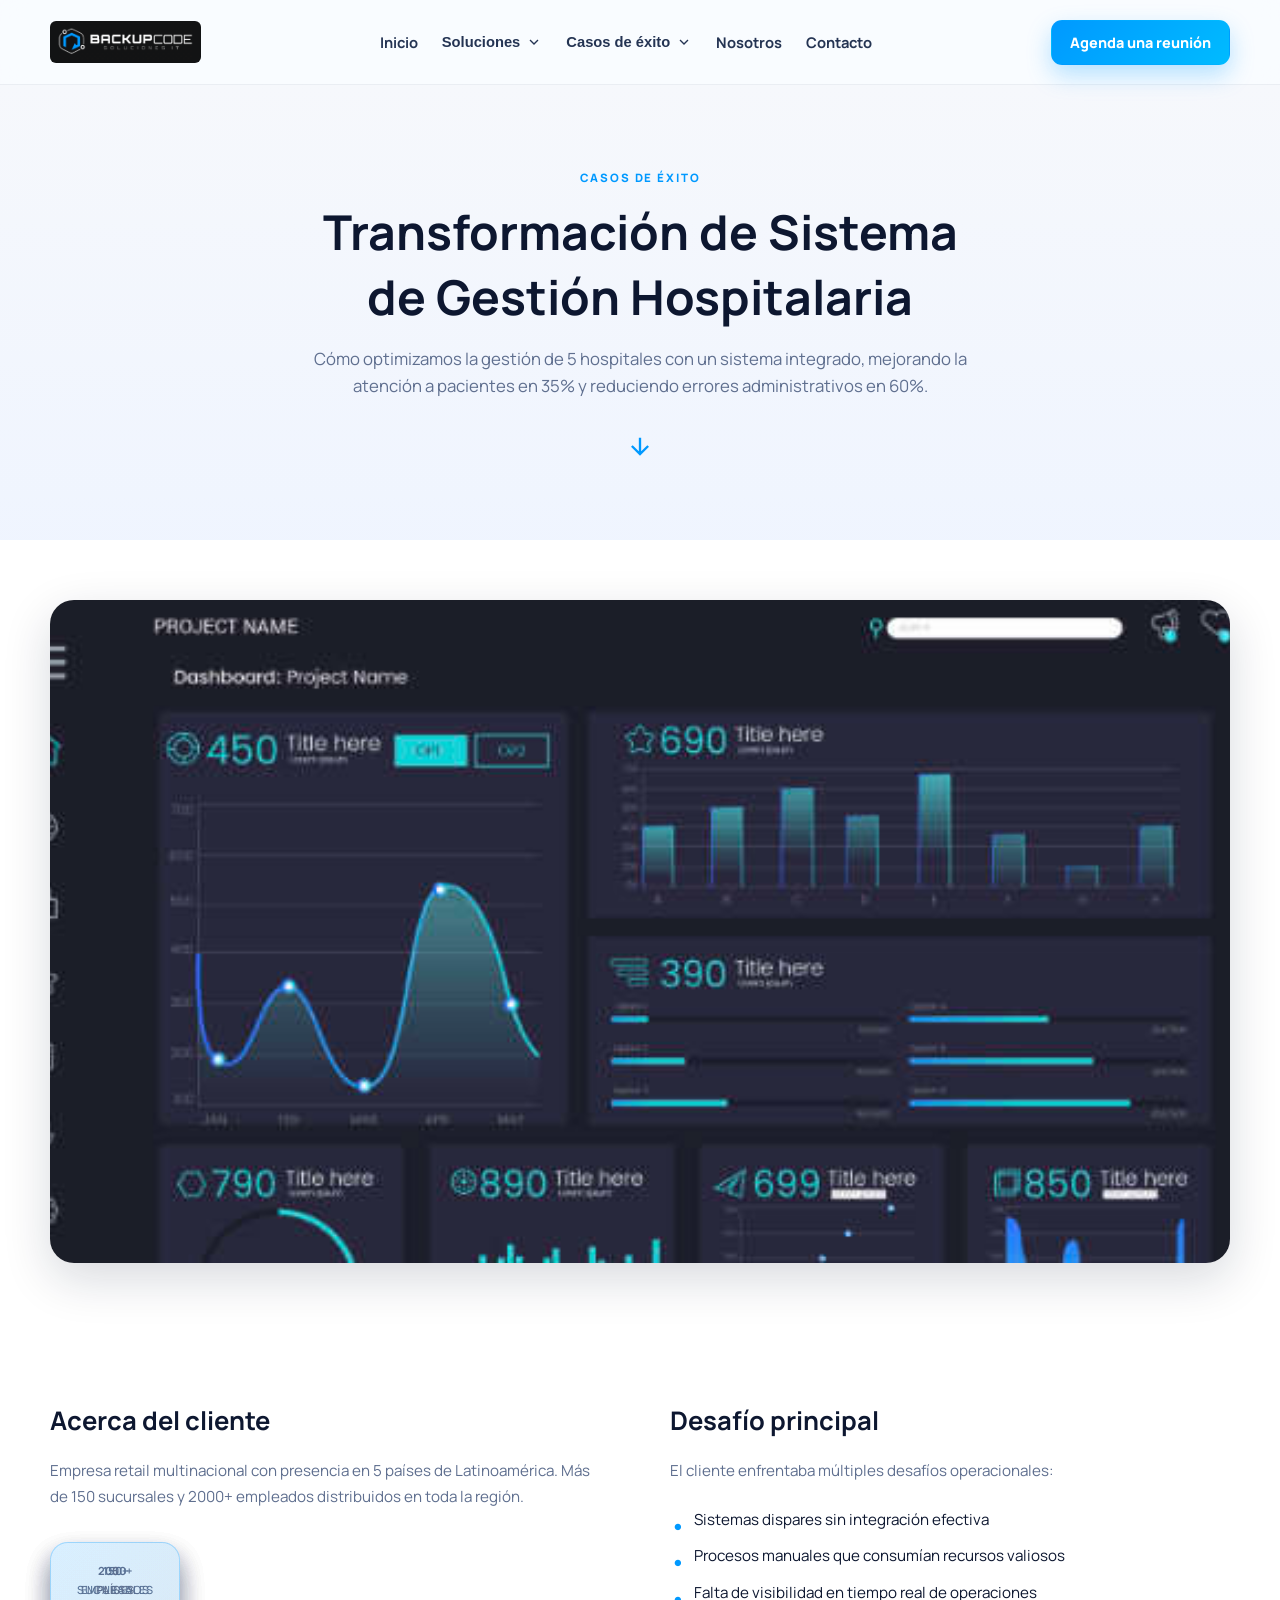
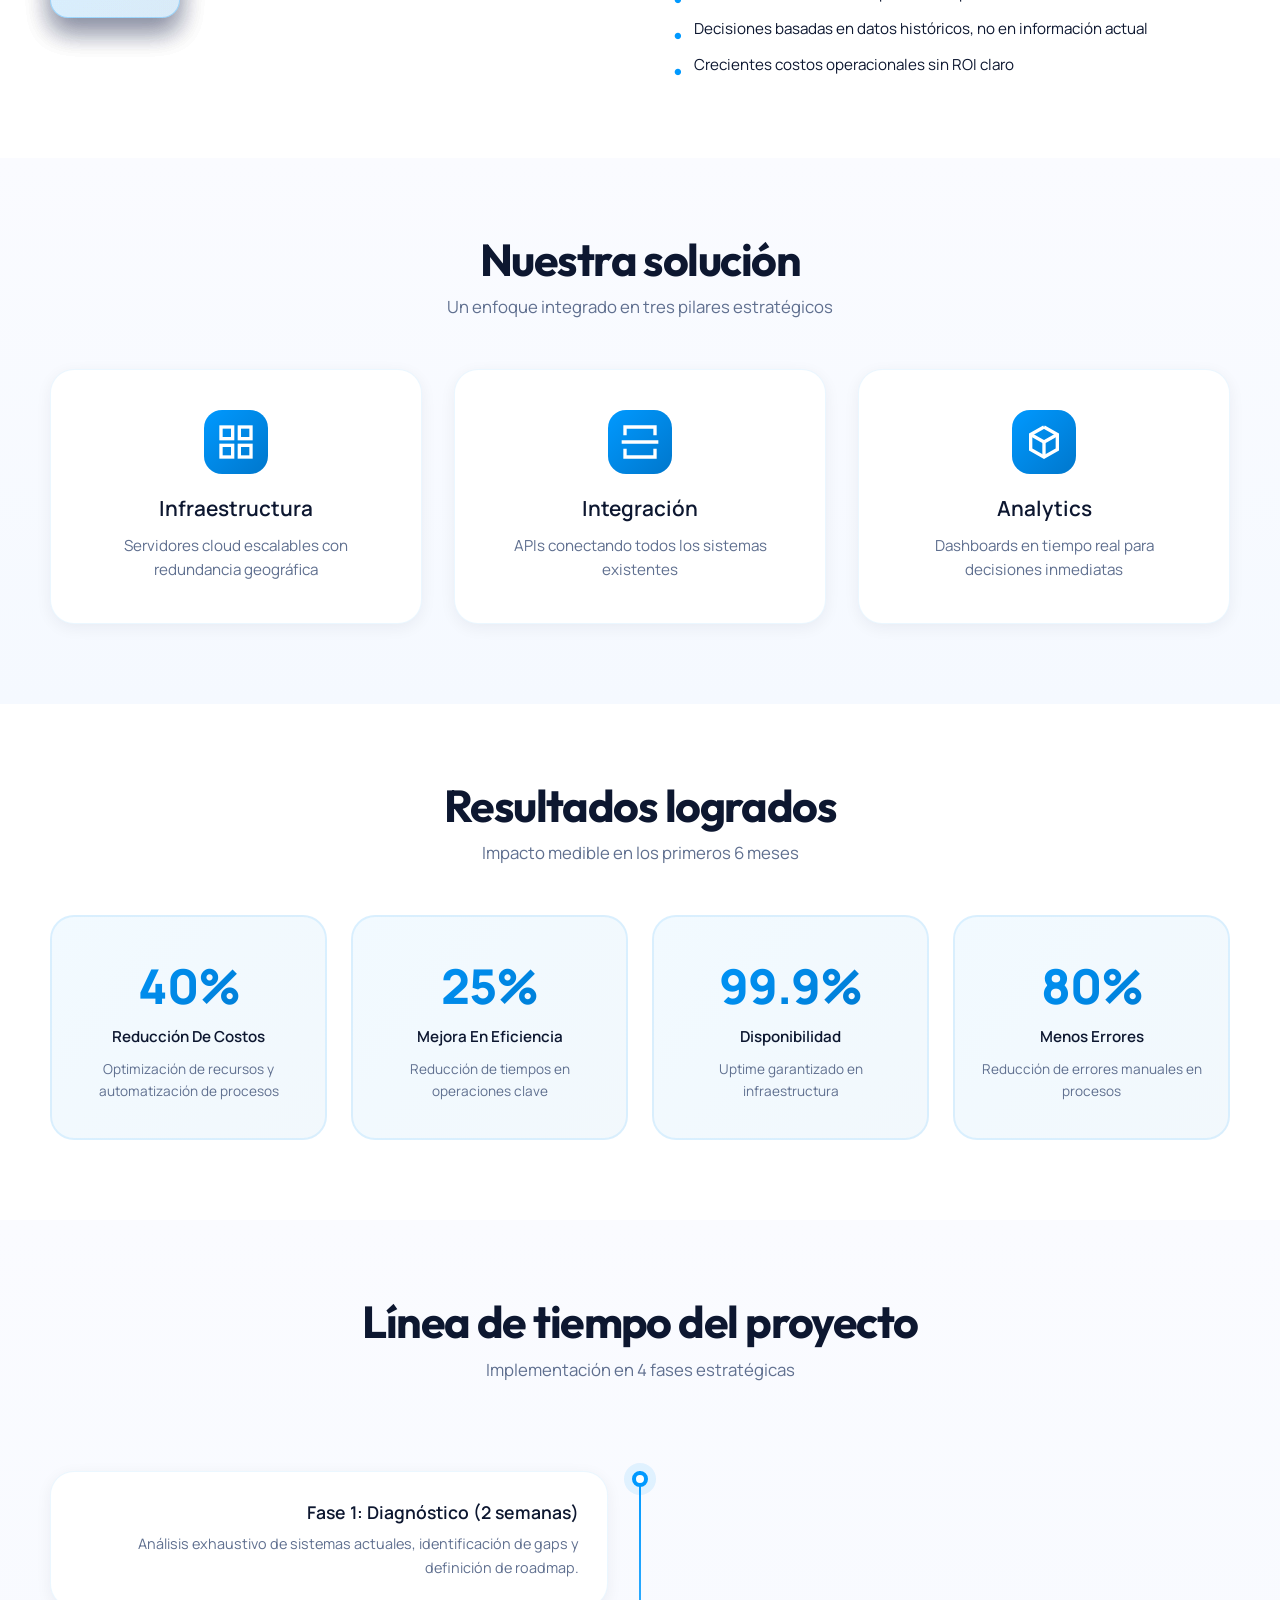
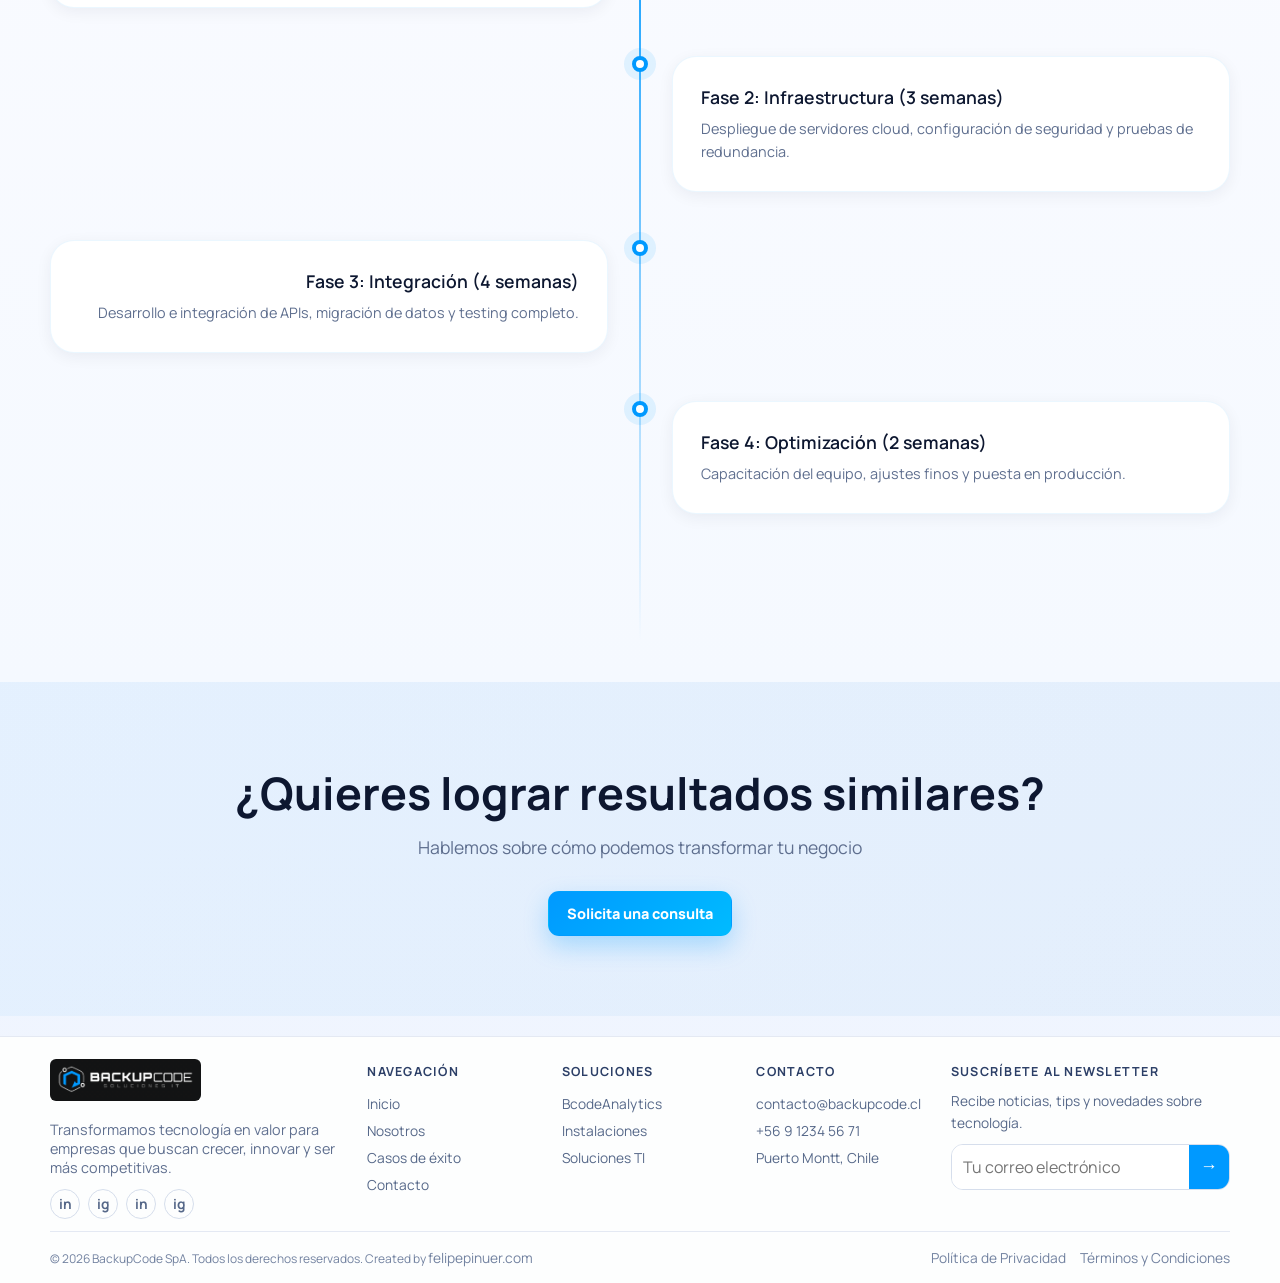
<file: html/casos/hospitalario.html>
<!doctype html>
<html lang="es">
  <head>
    <meta charset="UTF-8" />
    <meta name="viewport" content="width=device-width, initial-scale=1.0" />
    <meta
      name="description"
      content="Caso de éxito: Transformación digital de empresa líder con soluciones BackupCode. Resultados: 40% reducción de costos, 25% mejora en eficiencia."
    />
    <meta
      name="keywords"
      content="caso de éxito, transformación digital, BackupCode, resultados"
    />
    <meta name="author" content="BackupCode Soluciones IT" />
    <meta name="robots" content="index, follow" />

    <!-- OpenGraph / Facebook -->
    <meta property="og:type" content="website" />
    <meta
      property="og:url"
      content="https://backupcode.cl/html/casos/hospitalario.html"
    />
    <meta property="og:title" content="Caso de Éxito 2 - BackupCode" />
    <meta
      property="og:description"
      content="Segundo caso de éxito: Transformación digital con resultados excepcionales."
    />
    <meta
      property="og:image"
      content="https://backupcode.cl/img/og-image.png"
    />
    <meta property="og:image:width" content="1200" />
    <meta property="og:image:height" content="630" />
    <meta property="og:locale" content="es_CL" />

    <!-- Twitter -->
    <meta property="twitter:card" content="summary_large_image" />
    <meta
      property="twitter:url"
      content="https://backupcode.cl/html/casos/hospitalario.html"
    />
    <meta property="twitter:title" content="Caso de Éxito 2 - BackupCode" />
    <meta
      property="twitter:description"
      content="Segundo caso de éxito: Transformación digital con resultados excepcionales."
    />
    <meta
      property="twitter:image"
      content="https://backupcode.cl/img/og-image.png"
    />

    <!-- Canonical URL -->
    <link
      rel="canonical"
      href="https://backupcode.cl/html/casos/hospitalario.html"
    />

    <!-- Favicon & Icons -->
    <link
      rel="icon"
      type="image/png"
      sizes="32x32"
      href="../../img/favicon-32x32.png"
    />
    <link
      rel="icon"
      type="image/png"
      sizes="16x16"
      href="../../img/favicon-16x16.png"
    />
    <link rel="apple-touch-icon" href="../../img/apple-touch-icon.png" />
    <link rel="manifest" href="../../manifest.json" />
    <meta name="theme-color" content="#0099FF" />

    <title>Caso de Éxito - BackupCode Soluciones IT</title>
    <link rel="preconnect" href="https://fonts.googleapis.com" />
    <link rel="preconnect" href="https://fonts.gstatic.com" crossorigin />
    <link
      href="https://fonts.googleapis.com/css2?family=Manrope:wght@400;500;600;700;800&family=Outfit:wght@600;700;800&display=swap"
      rel="stylesheet"
    />
    <link rel="stylesheet" href="../../css/style.css" />
  </head>
  <body>
    <div class="site-wrap">
      <header class="site-header">
        <div class="container nav-row">
          <a class="brand" href="../../index.html" aria-label="BackupCode">
            <img
              src="../../img/logo.png"
              alt="BackupCode"
              class="brand-logo"
              loading="lazy"
            />
          </a>

          <button
            class="nav-toggle"
            aria-label="Abrir menú"
            aria-expanded="false"
            aria-controls="menu"
          ></button>

          <nav id="menu" class="menu">
            <a href="../../index.html#inicio">Inicio</a>

            <!-- Dropdown Soluciones -->
            <div class="menu-item-dropdown">
              <button
                class="menu-item-toggle"
                aria-expanded="false"
                aria-haspopup="true"
              >
                Soluciones
                <svg
                  class="dropdown-icon"
                  width="16"
                  height="16"
                  viewBox="0 0 24 24"
                  fill="none"
                  stroke="currentColor"
                  stroke-width="2"
                >
                  <polyline points="6 9 12 15 18 9"></polyline>
                </svg>
              </button>
              <div class="dropdown-menu">
                <a href="../soluciones/bcode-analytics.html">BcodeAnalytics</a>
                <a href="../soluciones/instalaciones.html">Instalaciones</a>
                <a href="../soluciones/soluciones-ti.html">Soluciones TI</a>
              </div>
            </div>

            <!-- Dropdown Casos de Éxito -->
            <div class="menu-item-dropdown">
              <button
                class="menu-item-toggle"
                aria-expanded="false"
                aria-haspopup="true"
              >
                Casos de éxito
                <svg
                  class="dropdown-icon"
                  width="16"
                  height="16"
                  viewBox="0 0 24 24"
                  fill="none"
                  stroke="currentColor"
                  stroke-width="2"
                >
                  <polyline points="6 9 12 15 18 9"></polyline>
                </svg>
              </button>
              <div class="dropdown-menu">
                <a href="./retail.html">Transformación Digital - Retail</a>
                <a href="./hospitalario.html">Sistema Hospitalario</a>
                <a href="./mineria.html">Infraestructura Minera</a>
              </div>
            </div>

            <a href="../../index.html#nosotros">Nosotros</a>
            <a href="../../html/contacto.html">Contacto</a>
          </nav>

          <a class="btn btn-primary nav-cta" href="../../html/contacto.html"
            >Agenda una reunión</a
          >
        </div>
      </header>

      <main>
        <section class="hero hero-simple" id="inicio">
          <div class="container">
            <div class="hero-simple-content" data-reveal>
              <span class="tagline">Casos de éxito</span>
              <h1>Transformación de Sistema de Gestión Hospitalaria</h1>
              <p>
                Cómo optimizamos la gestión de 5 hospitales con un sistema
                integrado, mejorando la atención a pacientes en 35% y reduciendo
                errores administrativos en 60%.
              </p>
              <div class="scroll-indicator">
                <svg
                  width="24"
                  height="24"
                  viewBox="0 0 24 24"
                  fill="none"
                  stroke="currentColor"
                  stroke-width="2"
                >
                  <path d="M12 5v14M19 12l-7 7-7-7"></path>
                </svg>
              </div>
            </div>
          </div>
        </section>

        <!-- CASE IMAGE HERO -->
        <section class="section section-image">
          <div class="container">
            <div class="case-image-hero" data-reveal>
              <img
                src="../../img/case-image-1.png"
                alt="Proyecto implementado - Retail"
                src="../../img/case-2.jpg"
                alt="Proyecto implementado - Sistema Hospitalario"
                loading="lazy"
              />
            </div>
          </div>
        </section>

        <!-- CLIENT & CONTEXT -->
        <section class="section section-case-context">
          <div class="container">
            <div class="case-grid">
              <div class="case-column" data-reveal>
                <h2>Acerca del cliente</h2>
                <p>
                  Empresa retail multinacional con presencia en 5 países de
                  Latinoamérica. Más de 150 sucursales y 2000+ empleados
                  distribuidos en toda la región.
                </p>
                <div class="client-metrics">
                  <div class="metric">
                    <span class="metric-value">150+</span>
                    <span class="metric-label">Sucursales</span>
                  </div>
                  <div class="metric">
                    <span class="metric-value">2000+</span>
                    <span class="metric-label">Empleados</span>
                  </div>
                  <div class="metric">
                    <span class="metric-value">5</span>
                    <span class="metric-label">Países</span>
                  </div>
                </div>
              </div>

              <div class="case-column" data-reveal>
                <h2>Desafío principal</h2>
                <p>El cliente enfrentaba múltiples desafíos operacionales:</p>
                <ul class="challenge-list">
                  <li>Sistemas dispares sin integración efectiva</li>
                  <li>Procesos manuales que consumían recursos valiosos</li>
                  <li>Falta de visibilidad en tiempo real de operaciones</li>
                  <li>
                    Decisiones basadas en datos históricos, no en información
                    actual
                  </li>
                  <li>Crecientes costos operacionales sin ROI claro</li>
                </ul>
              </div>
            </div>
          </div>
        </section>

        <!-- SOLUTION SECTION -->
        <section class="section section-case-solution">
          <div class="container">
            <div class="section-header" data-reveal>
              <h2>Nuestra solución</h2>
              <p>Un enfoque integrado en tres pilares estratégicos</p>
            </div>

            <div class="solution-pillars" data-reveal>
              <div class="pillar">
                <div class="pillar-icon">
                  <svg
                    width="40"
                    height="40"
                    viewBox="0 0 24 24"
                    fill="none"
                    stroke="currentColor"
                    stroke-width="2"
                  >
                    <rect x="3" y="3" width="7" height="7"></rect>
                    <rect x="14" y="3" width="7" height="7"></rect>
                    <rect x="14" y="14" width="7" height="7"></rect>
                    <rect x="3" y="14" width="7" height="7"></rect>
                  </svg>
                </div>
                <h3>Infraestructura</h3>
                <p>Servidores cloud escalables con redundancia geográfica</p>
              </div>

              <div class="pillar">
                <div class="pillar-icon">
                  <svg
                    width="40"
                    height="40"
                    viewBox="0 0 24 24"
                    fill="none"
                    stroke="currentColor"
                    stroke-width="2"
                  >
                    <polyline points="21 8 21 3 3 3 3 8"></polyline>
                    <line x1="1" y1="12" x2="23" y2="12"></line>
                    <polyline points="21 16 21 21 3 21 3 16"></polyline>
                  </svg>
                </div>
                <h3>Integración</h3>
                <p>APIs conectando todos los sistemas existentes</p>
              </div>

              <div class="pillar">
                <div class="pillar-icon">
                  <svg
                    width="40"
                    height="40"
                    viewBox="0 0 24 24"
                    fill="none"
                    stroke="currentColor"
                    stroke-width="2"
                  >
                    <polyline
                      points="12 3 20 7.5 20 16.5 12 21 4 16.5 4 7.5 12 3"
                    ></polyline>
                    <polyline points="12 12 20 7.5"></polyline>
                    <polyline points="12 12 12 21"></polyline>
                    <polyline points="12 12 4 7.5"></polyline>
                  </svg>
                </div>
                <h3>Analytics</h3>
                <p>Dashboards en tiempo real para decisiones inmediatas</p>
              </div>
            </div>
          </div>
        </section>

        <!-- RESULTS SECTION -->
        <section class="section section-case-results">
          <div class="container">
            <div class="section-header" data-reveal>
              <h2>Resultados logrados</h2>
              <p>Impacto medible en los primeros 6 meses</p>
            </div>

            <div class="results-grid" data-reveal>
              <div class="result-card">
                <div class="result-value">40%</div>
                <div class="result-label">Reducción de costos</div>
                <p>Optimización de recursos y automatización de procesos</p>
              </div>

              <div class="result-card">
                <div class="result-value">25%</div>
                <div class="result-label">Mejora en eficiencia</div>
                <p>Reducción de tiempos en operaciones clave</p>
              </div>

              <div class="result-card">
                <div class="result-value">99.9%</div>
                <div class="result-label">Disponibilidad</div>
                <p>Uptime garantizado en infraestructura</p>
              </div>

              <div class="result-card">
                <div class="result-value">80%</div>
                <div class="result-label">Menos errores</div>
                <p>Reducción de errores manuales en procesos</p>
              </div>
            </div>
          </div>
        </section>

        <!-- TIMELINE SECTION -->
        <section class="section section-case-timeline">
          <div class="container">
            <div class="section-header" data-reveal>
              <h2>Línea de tiempo del proyecto</h2>
              <p>Implementación en 4 fases estratégicas</p>
            </div>

            <div class="timeline" data-reveal>
              <div class="timeline-item">
                <div class="timeline-marker"></div>
                <div class="timeline-content">
                  <h3>Fase 1: Diagnóstico (2 semanas)</h3>
                  <p>
                    Análisis exhaustivo de sistemas actuales, identificación de
                    gaps y definición de roadmap.
                  </p>
                </div>
              </div>

              <div class="timeline-item">
                <div class="timeline-marker"></div>
                <div class="timeline-content">
                  <h3>Fase 2: Infraestructura (3 semanas)</h3>
                  <p>
                    Despliegue de servidores cloud, configuración de seguridad y
                    pruebas de redundancia.
                  </p>
                </div>
              </div>

              <div class="timeline-item">
                <div class="timeline-marker"></div>
                <div class="timeline-content">
                  <h3>Fase 3: Integración (4 semanas)</h3>
                  <p>
                    Desarrollo e integración de APIs, migración de datos y
                    testing completo.
                  </p>
                </div>
              </div>

              <div class="timeline-item">
                <div class="timeline-marker"></div>
                <div class="timeline-content">
                  <h3>Fase 4: Optimización (2 semanas)</h3>
                  <p>
                    Capacitación del equipo, ajustes finos y puesta en
                    producción.
                  </p>
                </div>
              </div>
            </div>
          </div>
        </section>

        <!-- CTA SECTION -->
        <section class="section section-cta">
          <div class="container">
            <div class="cta-content" data-reveal>
              <h2>¿Quieres lograr resultados similares?</h2>
              <p>Hablemos sobre cómo podemos transformar tu negocio</p>
              <a href="../../html/contacto.html" class="btn btn-primary"
                >Solicita una consulta</a
              >
            </div>
          </div>
        </section>
      </main>

      <footer class="site-footer">
        <div class="container footer-grid">
          <div class="footer-brand">
            <a class="brand" href="../../index.html" aria-label="BackupCode">
              <img
                src="../../img/logo.png"
                alt="BackupCode"
                class="brand-logo"
                loading="lazy"
              />
            </a>
            <p>
              Transformamos tecnología en valor para empresas que buscan crecer,
              innovar y ser más competitivas.
            </p>
            <div class="social-row">
              <a href="#inicio" aria-label="LinkedIn">in</a>
              <a href="#inicio" aria-label="Instagram">ig</a>
              <a href="https://www.linkedin.com/company/backupcode" target="_blank" rel="noopener noreferrer" aria-label="LinkedIn">in</a>
              <a href="https://www.instagram.com/backupcode" target="_blank" rel="noopener noreferrer" aria-label="Instagram">ig</a>
            </div>
          </div>

          <div>
            <h3>Navegación</h3>
            <ul>
              <li><a href="../../index.html#inicio">Inicio</a></li>
              <li><a href="../../html/nosotros.html">Nosotros</a></li>
              <li><a href="../../index.html#casos">Casos de éxito</a></li>
              <li><a href="../contacto.html">Contacto</a></li>
            </ul>
          </div>

          <div>
            <h3>Soluciones</h3>
            <ul>
              <li>
                <a href="../soluciones/bcode-analytics.html">BcodeAnalytics</a>
              </li>
              <li>
                <a href="../soluciones/instalaciones.html">Instalaciones</a>
              </li>
              <li>
                <a href="../soluciones/soluciones-ti.html">Soluciones TI</a>
              </li>
            </ul>
          </div>

          <div>
            <h3>Contacto</h3>
            <ul>
              <li>contacto@backupcode.cl</li>
              <li>+56 9 1234 56 71</li>
              <li>Puerto Montt, Chile</li>
            </ul>
          </div>

          <div class="newsletter">
            <h3>Suscríbete al newsletter</h3>
            <p>Recibe noticias, tips y novedades sobre tecnología.</p>
            <form>
              <label for="news-email" class="sr-only">Correo electrónico</label>
              <input
                id="news-email"
                type="email"
                placeholder="Tu correo electrónico"
              />
              <button type="submit" aria-label="Enviar">→</button>
            </form>
          </div>
        </div>

        <div class="container footer-bottom">
          <span
            >© 2026 BackupCode SpA. Todos los derechos reservados. Created by
            <a
              href="https://felipepinuer.com"
              target="_blank"
              rel="noopener noreferrer"
              >felipepinuer.com</a
            ></span
          >
          <div>
            <a href="../../index.html#inicio">Política de Privacidad</a>
            <a href="../../index.html#inicio">Términos y Condiciones</a>
          </div>
        </div>
      </footer>
    </div>

    <script src="../../js/main.js"></script>
  </body>
</html>
</file>
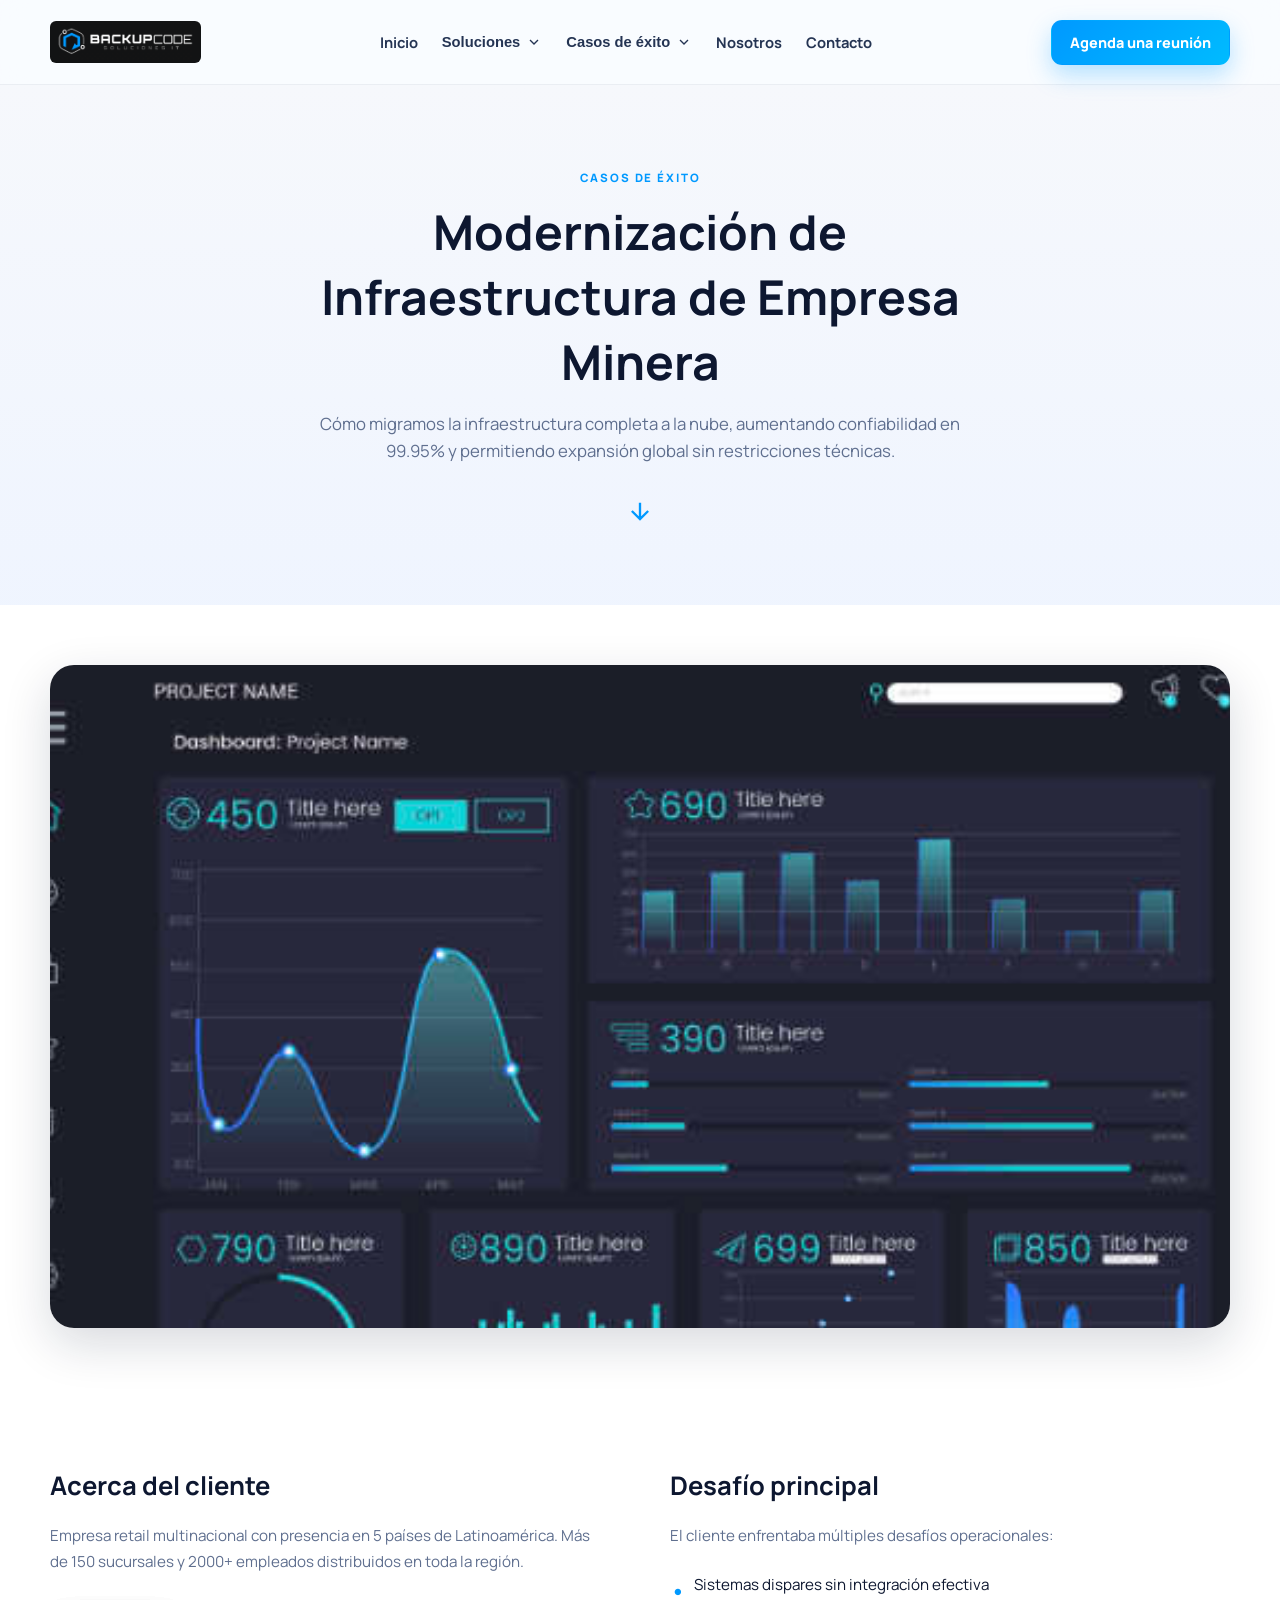
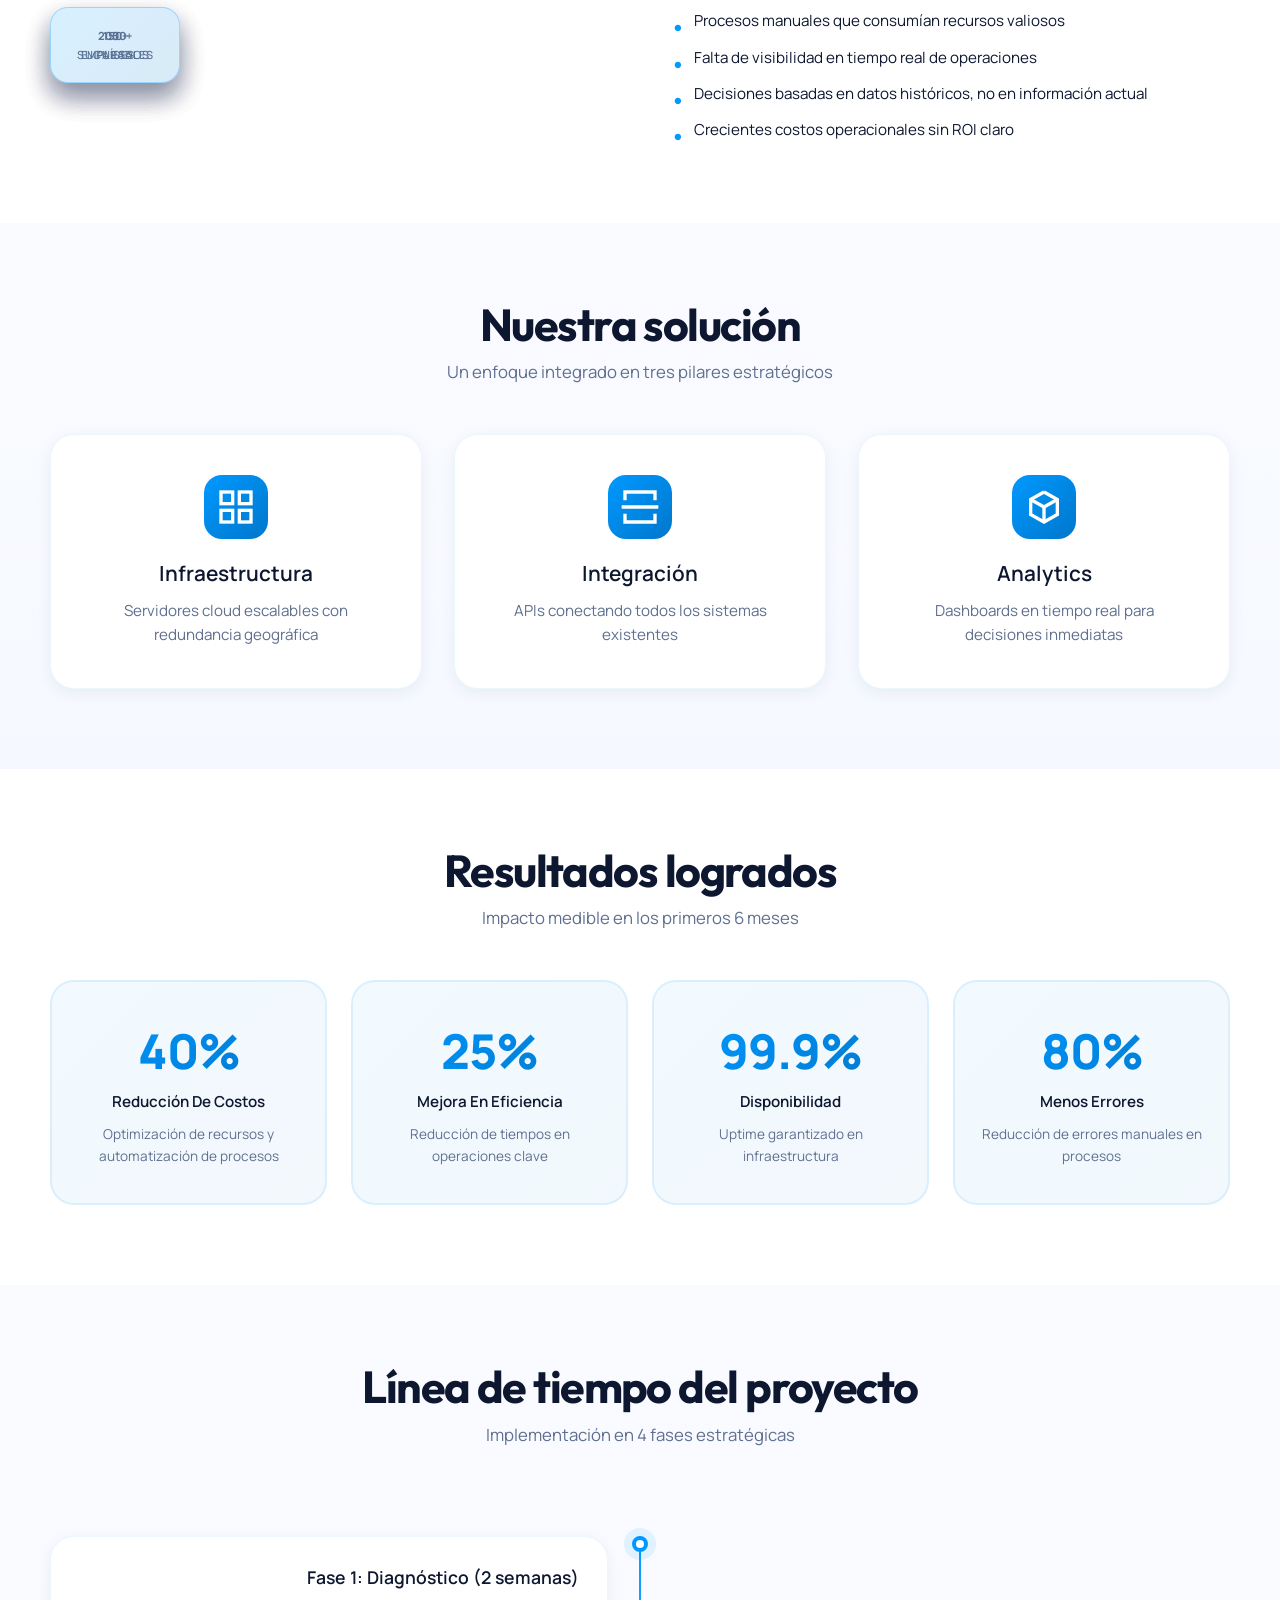
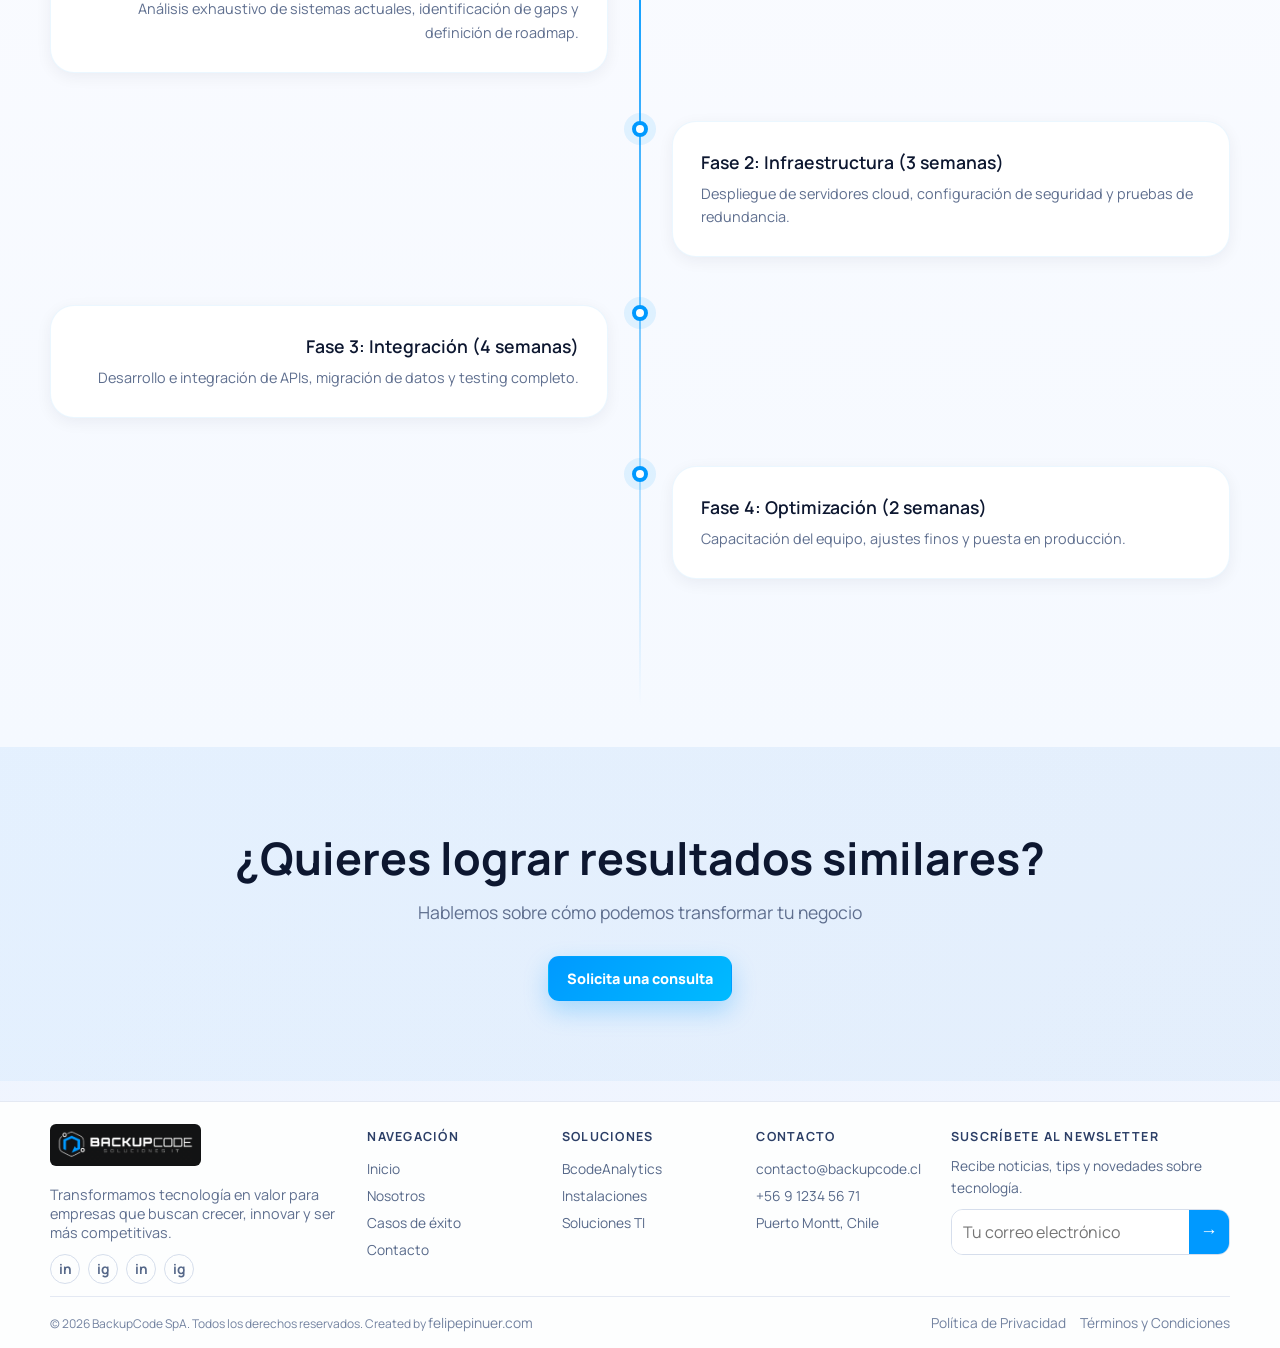
<file: html/casos/mineria.html>
<!doctype html>
<html lang="es">
  <head>
    <meta charset="UTF-8" />
    <meta name="viewport" content="width=device-width, initial-scale=1.0" />
    <meta
      name="description"
      content="Caso de éxito: Transformación digital de empresa líder con soluciones BackupCode. Resultados: 40% reducción de costos, 25% mejora en eficiencia."
    />
    <meta
      name="keywords"
      content="caso de éxito, transformación digital, BackupCode, resultados"
    />
    <meta name="author" content="BackupCode Soluciones IT" />
    <meta name="robots" content="index, follow" />

    <!-- OpenGraph / Facebook -->
    <meta property="og:type" content="website" />
    <meta
      property="og:url"
      content="https://backupcode.cl/html/casos/mineria.html"
    />
    <meta property="og:title" content="Caso de Éxito 3 - BackupCode" />
    <meta
      property="og:description"
      content="Tercer caso de éxito: Transformación digital con resultados excepcionales."
    />
    <meta
      property="og:image"
      content="https://backupcode.cl/img/og-image.png"
    />
    <meta property="og:image:width" content="1200" />
    <meta property="og:image:height" content="630" />
    <meta property="og:locale" content="es_CL" />

    <!-- Twitter -->
    <meta property="twitter:card" content="summary_large_image" />
    <meta
      property="twitter:url"
      content="https://backupcode.cl/html/casos/mineria.html"
    />
    <meta property="twitter:title" content="Caso de Éxito 3 - BackupCode" />
    <meta
      property="twitter:description"
      content="Tercer caso de éxito: Transformación digital con resultados excepcionales."
    />
    <meta
      property="twitter:image"
      content="https://backupcode.cl/img/og-image.png"
    />

    <!-- Canonical URL -->
    <link
      rel="canonical"
      href="https://backupcode.cl/html/casos/mineria.html"
    />

    <!-- Favicon & Icons -->
    <link
      rel="icon"
      type="image/png"
      sizes="32x32"
      href="../../img/favicon-32x32.png"
    />
    <link
      rel="icon"
      type="image/png"
      sizes="16x16"
      href="../../img/favicon-16x16.png"
    />
    <link rel="apple-touch-icon" href="../../img/apple-touch-icon.png" />
    <link rel="manifest" href="../../manifest.json" />
    <meta name="theme-color" content="#0099FF" />

    <title>Caso de Éxito - BackupCode Soluciones IT</title>
    <link rel="preconnect" href="https://fonts.googleapis.com" />
    <link rel="preconnect" href="https://fonts.gstatic.com" crossorigin />
    <link
      href="https://fonts.googleapis.com/css2?family=Manrope:wght@400;500;600;700;800&family=Outfit:wght@600;700;800&display=swap"
      rel="stylesheet"
    />
    <link rel="stylesheet" href="../../css/style.css" />
  </head>
  <body>
    <div class="site-wrap">
      <header class="site-header">
        <div class="container nav-row">
          <a class="brand" href="../../index.html" aria-label="BackupCode">
            <img
              src="../../img/logo.png"
              alt="BackupCode"
              class="brand-logo"
              loading="lazy"
            />
          </a>

          <button
            class="nav-toggle"
            aria-label="Abrir menú"
            aria-expanded="false"
            aria-controls="menu"
          ></button>

          <nav id="menu" class="menu">
            <a href="../../index.html#inicio">Inicio</a>

            <!-- Dropdown Soluciones -->
            <div class="menu-item-dropdown">
              <button
                class="menu-item-toggle"
                aria-expanded="false"
                aria-haspopup="true"
              >
                Soluciones
                <svg
                  class="dropdown-icon"
                  width="16"
                  height="16"
                  viewBox="0 0 24 24"
                  fill="none"
                  stroke="currentColor"
                  stroke-width="2"
                >
                  <polyline points="6 9 12 15 18 9"></polyline>
                </svg>
              </button>
              <div class="dropdown-menu">
                <a href="../soluciones/bcode-analytics.html">BcodeAnalytics</a>
                <a href="../soluciones/instalaciones.html">Instalaciones</a>
                <a href="../soluciones/soluciones-ti.html">Soluciones TI</a>
              </div>
            </div>

            <!-- Dropdown Casos de Éxito -->
            <div class="menu-item-dropdown">
              <button
                class="menu-item-toggle"
                aria-expanded="false"
                aria-haspopup="true"
              >
                Casos de éxito
                <svg
                  class="dropdown-icon"
                  width="16"
                  height="16"
                  viewBox="0 0 24 24"
                  fill="none"
                  stroke="currentColor"
                  stroke-width="2"
                >
                  <polyline points="6 9 12 15 18 9"></polyline>
                </svg>
              </button>
              <div class="dropdown-menu">
                <a href="./retail.html">Transformación Digital - Retail</a>
                <a href="./hospitalario.html">Sistema Hospitalario</a>
                <a href="./mineria.html">Infraestructura Minera</a>
              </div>
            </div>

            <a href="../../index.html#nosotros">Nosotros</a>
            <a href="../../html/contacto.html">Contacto</a>
          </nav>

          <a class="btn btn-primary nav-cta" href="../../html/contacto.html"
            >Agenda una reunión</a
          >
        </div>
      </header>

      <main>
        <section class="hero hero-simple" id="inicio">
          <div class="container">
            <div class="hero-simple-content" data-reveal>
              <span class="tagline">Casos de éxito</span>
              <h1>Modernización de Infraestructura de Empresa Minera</h1>
              <p>
                Cómo migramos la infraestructura completa a la nube, aumentando
                confiabilidad en 99.95% y permitiendo expansión global sin
                restricciones técnicas.
              </p>
              <div class="scroll-indicator">
                <svg
                  width="24"
                  height="24"
                  viewBox="0 0 24 24"
                  fill="none"
                  stroke="currentColor"
                  stroke-width="2"
                >
                  <path d="M12 5v14M19 12l-7 7-7-7"></path>
                </svg>
              </div>
            </div>
          </div>
        </section>

        <!-- CASE IMAGE HERO -->
        <section class="section section-image">
          <div class="container">
            <div class="case-image-hero" data-reveal>
              <img
                src="../../img/case-image-1.png"
                alt="Proyecto implementado - Retail"
                src="../../img/case-3.jpg"
                alt="Proyecto implementado - Infraestructura Minera"
                loading="lazy"
              />
            </div>
          </div>
        </section>

        <!-- CLIENT & CONTEXT -->
        <section class="section section-case-context">
          <div class="container">
            <div class="case-grid">
              <div class="case-column" data-reveal>
                <h2>Acerca del cliente</h2>
                <p>
                  Empresa retail multinacional con presencia en 5 países de
                  Latinoamérica. Más de 150 sucursales y 2000+ empleados
                  distribuidos en toda la región.
                </p>
                <div class="client-metrics">
                  <div class="metric">
                    <span class="metric-value">150+</span>
                    <span class="metric-label">Sucursales</span>
                  </div>
                  <div class="metric">
                    <span class="metric-value">2000+</span>
                    <span class="metric-label">Empleados</span>
                  </div>
                  <div class="metric">
                    <span class="metric-value">5</span>
                    <span class="metric-label">Países</span>
                  </div>
                </div>
              </div>

              <div class="case-column" data-reveal>
                <h2>Desafío principal</h2>
                <p>El cliente enfrentaba múltiples desafíos operacionales:</p>
                <ul class="challenge-list">
                  <li>Sistemas dispares sin integración efectiva</li>
                  <li>Procesos manuales que consumían recursos valiosos</li>
                  <li>Falta de visibilidad en tiempo real de operaciones</li>
                  <li>
                    Decisiones basadas en datos históricos, no en información
                    actual
                  </li>
                  <li>Crecientes costos operacionales sin ROI claro</li>
                </ul>
              </div>
            </div>
          </div>
        </section>

        <!-- SOLUTION SECTION -->
        <section class="section section-case-solution">
          <div class="container">
            <div class="section-header" data-reveal>
              <h2>Nuestra solución</h2>
              <p>Un enfoque integrado en tres pilares estratégicos</p>
            </div>

            <div class="solution-pillars" data-reveal>
              <div class="pillar">
                <div class="pillar-icon">
                  <svg
                    width="40"
                    height="40"
                    viewBox="0 0 24 24"
                    fill="none"
                    stroke="currentColor"
                    stroke-width="2"
                  >
                    <rect x="3" y="3" width="7" height="7"></rect>
                    <rect x="14" y="3" width="7" height="7"></rect>
                    <rect x="14" y="14" width="7" height="7"></rect>
                    <rect x="3" y="14" width="7" height="7"></rect>
                  </svg>
                </div>
                <h3>Infraestructura</h3>
                <p>Servidores cloud escalables con redundancia geográfica</p>
              </div>

              <div class="pillar">
                <div class="pillar-icon">
                  <svg
                    width="40"
                    height="40"
                    viewBox="0 0 24 24"
                    fill="none"
                    stroke="currentColor"
                    stroke-width="2"
                  >
                    <polyline points="21 8 21 3 3 3 3 8"></polyline>
                    <line x1="1" y1="12" x2="23" y2="12"></line>
                    <polyline points="21 16 21 21 3 21 3 16"></polyline>
                  </svg>
                </div>
                <h3>Integración</h3>
                <p>APIs conectando todos los sistemas existentes</p>
              </div>

              <div class="pillar">
                <div class="pillar-icon">
                  <svg
                    width="40"
                    height="40"
                    viewBox="0 0 24 24"
                    fill="none"
                    stroke="currentColor"
                    stroke-width="2"
                  >
                    <polyline
                      points="12 3 20 7.5 20 16.5 12 21 4 16.5 4 7.5 12 3"
                    ></polyline>
                    <polyline points="12 12 20 7.5"></polyline>
                    <polyline points="12 12 12 21"></polyline>
                    <polyline points="12 12 4 7.5"></polyline>
                  </svg>
                </div>
                <h3>Analytics</h3>
                <p>Dashboards en tiempo real para decisiones inmediatas</p>
              </div>
            </div>
          </div>
        </section>

        <!-- RESULTS SECTION -->
        <section class="section section-case-results">
          <div class="container">
            <div class="section-header" data-reveal>
              <h2>Resultados logrados</h2>
              <p>Impacto medible en los primeros 6 meses</p>
            </div>

            <div class="results-grid" data-reveal>
              <div class="result-card">
                <div class="result-value">40%</div>
                <div class="result-label">Reducción de costos</div>
                <p>Optimización de recursos y automatización de procesos</p>
              </div>

              <div class="result-card">
                <div class="result-value">25%</div>
                <div class="result-label">Mejora en eficiencia</div>
                <p>Reducción de tiempos en operaciones clave</p>
              </div>

              <div class="result-card">
                <div class="result-value">99.9%</div>
                <div class="result-label">Disponibilidad</div>
                <p>Uptime garantizado en infraestructura</p>
              </div>

              <div class="result-card">
                <div class="result-value">80%</div>
                <div class="result-label">Menos errores</div>
                <p>Reducción de errores manuales en procesos</p>
              </div>
            </div>
          </div>
        </section>

        <!-- TIMELINE SECTION -->
        <section class="section section-case-timeline">
          <div class="container">
            <div class="section-header" data-reveal>
              <h2>Línea de tiempo del proyecto</h2>
              <p>Implementación en 4 fases estratégicas</p>
            </div>

            <div class="timeline" data-reveal>
              <div class="timeline-item">
                <div class="timeline-marker"></div>
                <div class="timeline-content">
                  <h3>Fase 1: Diagnóstico (2 semanas)</h3>
                  <p>
                    Análisis exhaustivo de sistemas actuales, identificación de
                    gaps y definición de roadmap.
                  </p>
                </div>
              </div>

              <div class="timeline-item">
                <div class="timeline-marker"></div>
                <div class="timeline-content">
                  <h3>Fase 2: Infraestructura (3 semanas)</h3>
                  <p>
                    Despliegue de servidores cloud, configuración de seguridad y
                    pruebas de redundancia.
                  </p>
                </div>
              </div>

              <div class="timeline-item">
                <div class="timeline-marker"></div>
                <div class="timeline-content">
                  <h3>Fase 3: Integración (4 semanas)</h3>
                  <p>
                    Desarrollo e integración de APIs, migración de datos y
                    testing completo.
                  </p>
                </div>
              </div>

              <div class="timeline-item">
                <div class="timeline-marker"></div>
                <div class="timeline-content">
                  <h3>Fase 4: Optimización (2 semanas)</h3>
                  <p>
                    Capacitación del equipo, ajustes finos y puesta en
                    producción.
                  </p>
                </div>
              </div>
            </div>
          </div>
        </section>

        <!-- CTA SECTION -->
        <section class="section section-cta">
          <div class="container">
            <div class="cta-content" data-reveal>
              <h2>¿Quieres lograr resultados similares?</h2>
              <p>Hablemos sobre cómo podemos transformar tu negocio</p>
              <a href="../../html/contacto.html" class="btn btn-primary"
                >Solicita una consulta</a
              >
            </div>
          </div>
        </section>
      </main>

      <footer class="site-footer">
        <div class="container footer-grid">
          <div class="footer-brand">
            <a class="brand" href="../../index.html" aria-label="BackupCode">
              <img
                src="../../img/logo.png"
                alt="BackupCode"
                class="brand-logo"
                loading="lazy"
              />
            </a>
            <p>
              Transformamos tecnología en valor para empresas que buscan crecer,
              innovar y ser más competitivas.
            </p>
            <div class="social-row">
              <a href="#inicio" aria-label="LinkedIn">in</a>
              <a href="#inicio" aria-label="Instagram">ig</a>
              <a href="https://www.linkedin.com/company/backupcode" target="_blank" rel="noopener noreferrer" aria-label="LinkedIn">in</a>
              <a href="https://www.instagram.com/backupcode" target="_blank" rel="noopener noreferrer" aria-label="Instagram">ig</a>
            </div>
          </div>

          <div>
            <h3>Navegación</h3>
            <ul>
              <li><a href="../../index.html#inicio">Inicio</a></li>
              <li><a href="../../html/nosotros.html">Nosotros</a></li>
              <li><a href="../../index.html#casos">Casos de éxito</a></li>
              <li><a href="../contacto.html">Contacto</a></li>
            </ul>
          </div>

          <div>
            <h3>Soluciones</h3>
            <ul>
              <li>
                <a href="../soluciones/bcode-analytics.html">BcodeAnalytics</a>
              </li>
              <li>
                <a href="../soluciones/instalaciones.html">Instalaciones</a>
              </li>
              <li>
                <a href="../soluciones/soluciones-ti.html">Soluciones TI</a>
              </li>
            </ul>
          </div>

          <div>
            <h3>Contacto</h3>
            <ul>
              <li>contacto@backupcode.cl</li>
              <li>+56 9 1234 56 71</li>
              <li>Puerto Montt, Chile</li>
            </ul>
          </div>

          <div class="newsletter">
            <h3>Suscríbete al newsletter</h3>
            <p>Recibe noticias, tips y novedades sobre tecnología.</p>
            <form>
              <label for="news-email" class="sr-only">Correo electrónico</label>
              <input
                id="news-email"
                type="email"
                placeholder="Tu correo electrónico"
              />
              <button type="submit" aria-label="Enviar">→</button>
            </form>
          </div>
        </div>

        <div class="container footer-bottom">
          <span
            >© 2026 BackupCode SpA. Todos los derechos reservados. Created by
            <a
              href="https://felipepinuer.com"
              target="_blank"
              rel="noopener noreferrer"
              >felipepinuer.com</a
            ></span
          >
          <div>
            <a href="../../index.html#inicio">Política de Privacidad</a>
            <a href="../../index.html#inicio">Términos y Condiciones</a>
          </div>
        </div>
      </footer>
    </div>

    <script src="../../js/main.js"></script>
  </body>
</html>
</file>
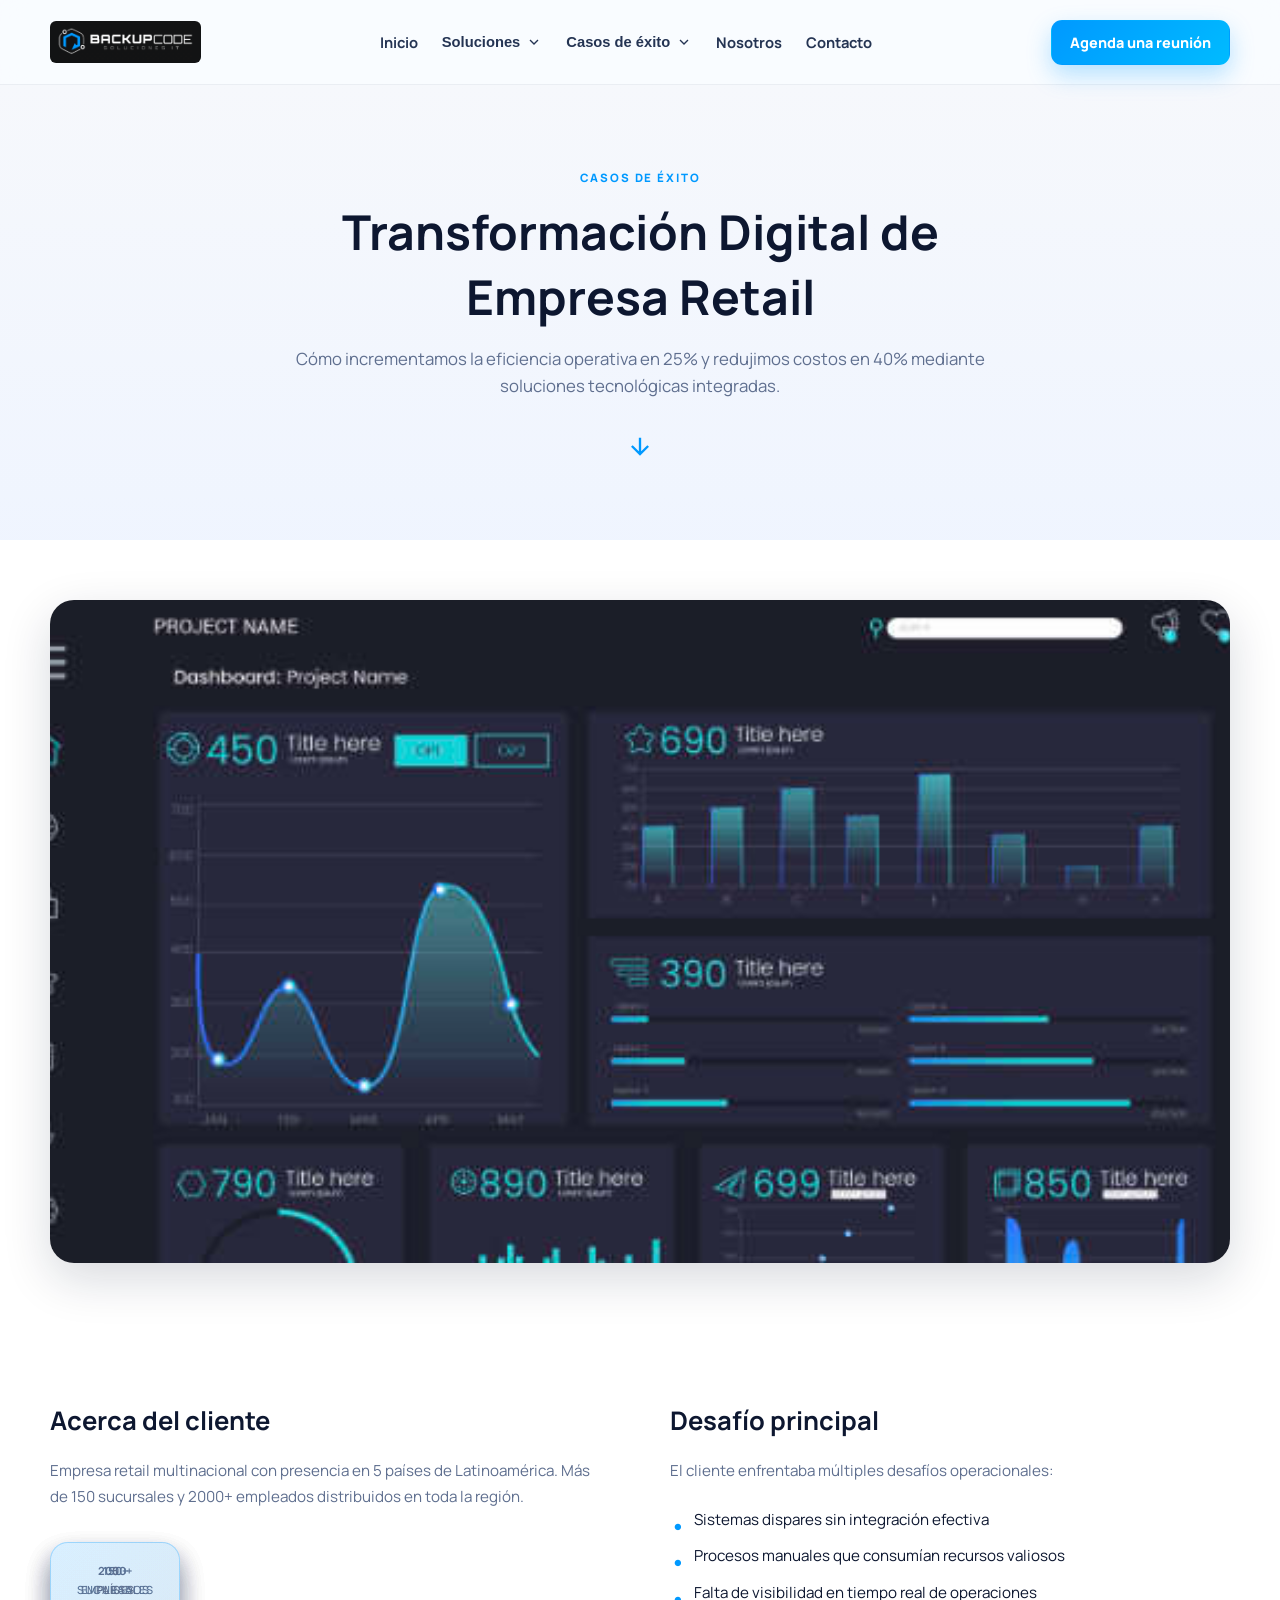
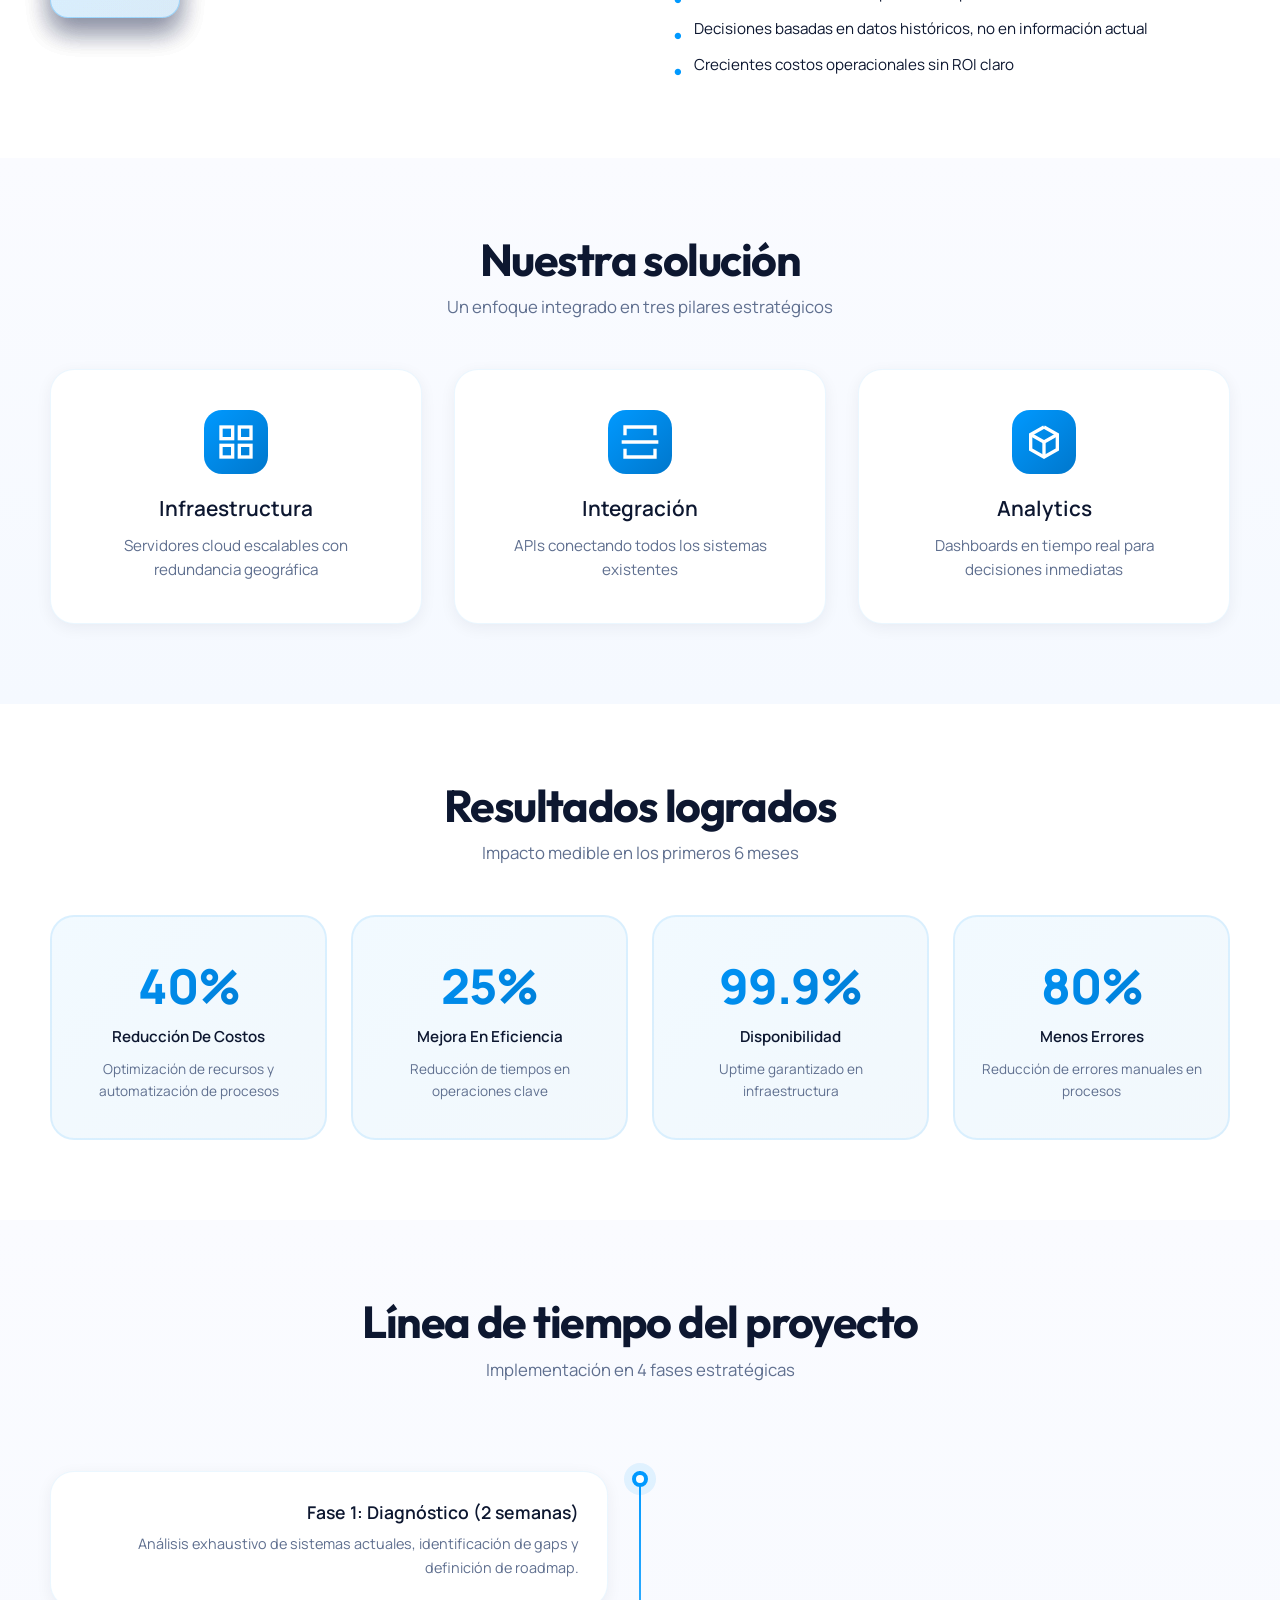
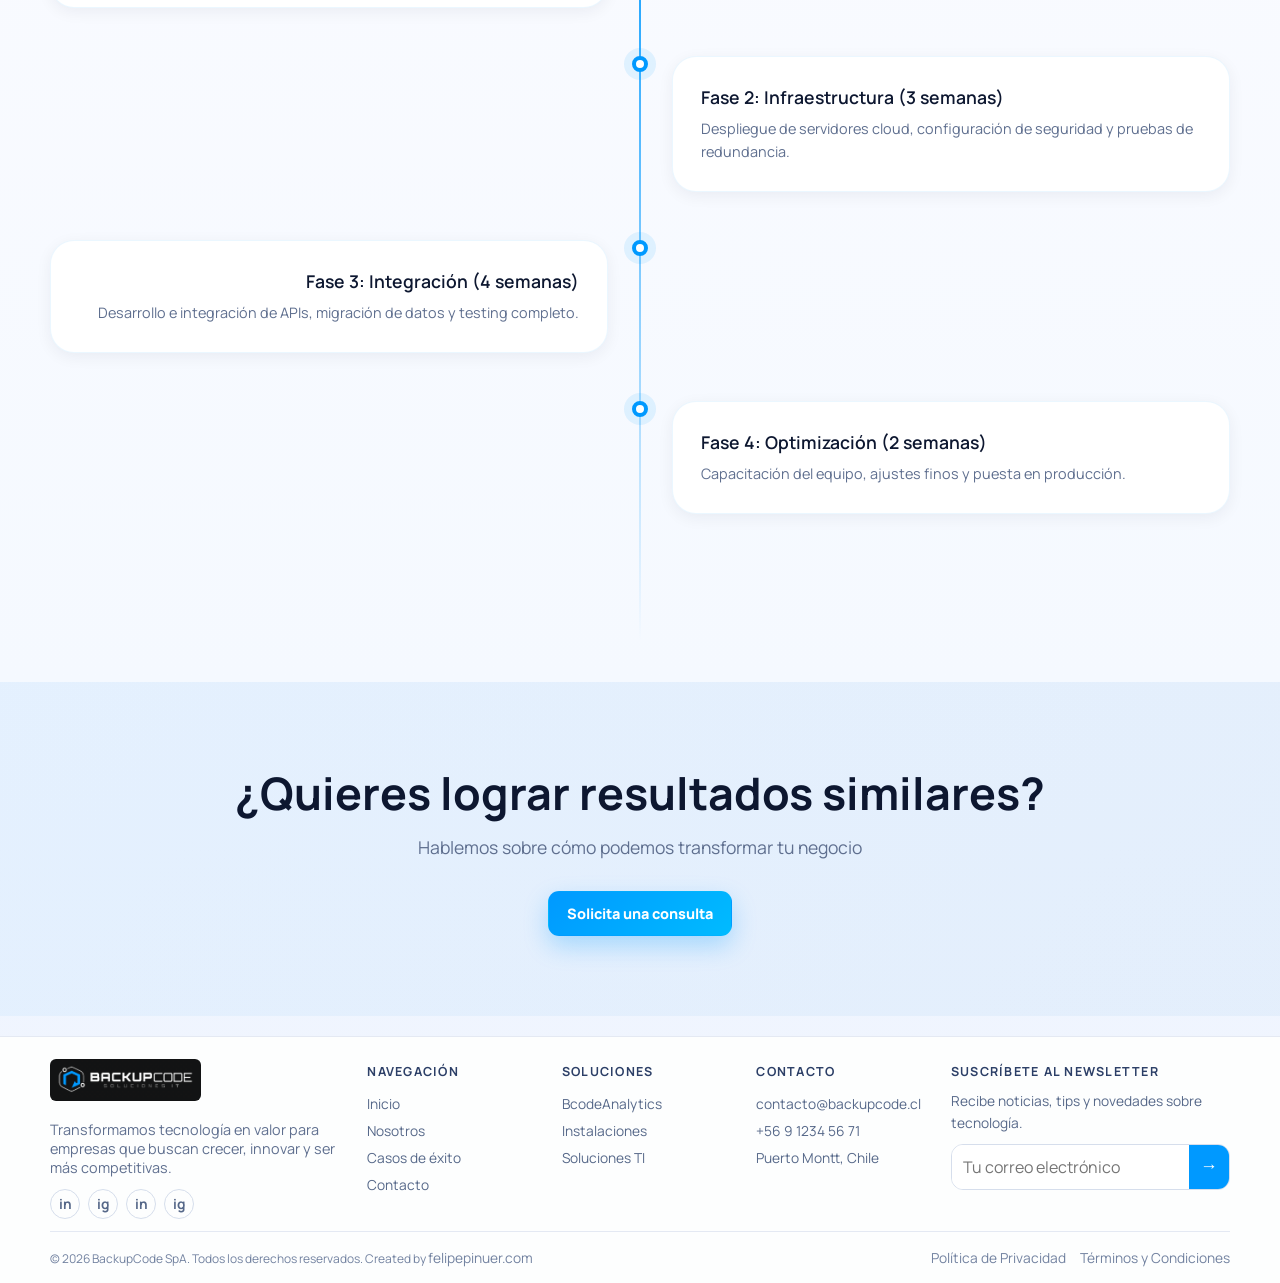
<file: html/casos/retail.html>
<!doctype html>
<html lang="es">
  <head>
    <meta charset="UTF-8" />
    <meta name="viewport" content="width=device-width, initial-scale=1.0" />
    <meta
      name="description"
      content="Caso de éxito: Transformación digital de empresa líder con soluciones BackupCode. Resultados: 40% reducción de costos, 25% mejora en eficiencia."
    />
    <meta
      name="keywords"
      content="caso de éxito, transformación digital, BackupCode, resultados"
    />
    <meta name="author" content="BackupCode Soluciones IT" />
    <meta name="robots" content="index, follow" />

    <!-- OpenGraph / Facebook -->
    <meta property="og:type" content="website" />
    <meta
      property="og:url"
      content="https://backupcode.cl/html/casos/retail.html"
    />
    <meta property="og:title" content="Caso de Éxito - BackupCode" />
    <meta
      property="og:description"
      content="Transformación digital de empresa líder con resultados excepcionales."
    />
    <meta
      property="og:image"
      content="https://backupcode.cl/img/og-image.png"
    />
    <meta property="og:image:width" content="1200" />
    <meta property="og:image:height" content="630" />
    <meta property="og:locale" content="es_CL" />

    <!-- Twitter -->
    <meta property="twitter:card" content="summary_large_image" />
    <meta
      property="twitter:url"
      content="https://backupcode.cl/html/casos/retail.html"
    />
    <meta property="twitter:title" content="Caso de Éxito - BackupCode" />
    <meta
      property="twitter:description"
      content="Transformación digital de empresa líder con resultados excepcionales."
    />
    <meta
      property="twitter:image"
      content="https://backupcode.cl/img/og-image.png"
    />

    <!-- Canonical URL -->
    <link rel="canonical" href="https://backupcode.cl/html/casos/retail.html" />

    <!-- Favicon & Icons -->
    <link
      rel="icon"
      type="image/png"
      sizes="32x32"
      href="../../img/favicon-32x32.png"
    />
    <link
      rel="icon"
      type="image/png"
      sizes="16x16"
      href="../../img/favicon-16x16.png"
    />
    <link rel="apple-touch-icon" href="../../img/apple-touch-icon.png" />
    <link rel="manifest" href="../../manifest.json" />
    <meta name="theme-color" content="#0099FF" />

    <title>Caso de Éxito - BackupCode Soluciones IT</title>
    <link rel="preconnect" href="https://fonts.googleapis.com" />
    <link rel="preconnect" href="https://fonts.gstatic.com" crossorigin />
    <link
      href="https://fonts.googleapis.com/css2?family=Manrope:wght@400;500;600;700;800&family=Outfit:wght@600;700;800&display=swap"
      rel="stylesheet"
    />
    <link rel="stylesheet" href="../../css/style.css" />
  </head>
  <body>
    <div class="site-wrap">
      <header class="site-header">
        <div class="container nav-row">
          <a class="brand" href="../../index.html" aria-label="BackupCode">
            <img
              src="../../img/logo.png"
              alt="BackupCode"
              class="brand-logo"
              loading="lazy"
            />
          </a>

          <button
            class="nav-toggle"
            aria-label="Abrir menú"
            aria-expanded="false"
            aria-controls="menu"
          ></button>

          <nav id="menu" class="menu">
            <a href="../../index.html#inicio">Inicio</a>

            <!-- Dropdown Soluciones -->
            <div class="menu-item-dropdown">
              <button
                class="menu-item-toggle"
                aria-expanded="false"
                aria-haspopup="true"
              >
                Soluciones
                <svg
                  class="dropdown-icon"
                  width="16"
                  height="16"
                  viewBox="0 0 24 24"
                  fill="none"
                  stroke="currentColor"
                  stroke-width="2"
                >
                  <polyline points="6 9 12 15 18 9"></polyline>
                </svg>
              </button>
              <div class="dropdown-menu">
                <a href="../soluciones/bcode-analytics.html">BcodeAnalytics</a>
                <a href="../soluciones/instalaciones.html">Instalaciones</a>
                <a href="../soluciones/soluciones-ti.html">Soluciones TI</a>
              </div>
            </div>

            <!-- Dropdown Casos de Éxito -->
            <div class="menu-item-dropdown">
              <button
                class="menu-item-toggle"
                aria-expanded="false"
                aria-haspopup="true"
              >
                Casos de éxito
                <svg
                  class="dropdown-icon"
                  width="16"
                  height="16"
                  viewBox="0 0 24 24"
                  fill="none"
                  stroke="currentColor"
                  stroke-width="2"
                >
                  <polyline points="6 9 12 15 18 9"></polyline>
                </svg>
              </button>
              <div class="dropdown-menu">
                <a href="./retail.html">Transformación Digital - Retail</a>
                <a href="./hospitalario.html">Sistema Hospitalario</a>
                <a href="./mineria.html">Infraestructura Minera</a>
              </div>
            </div>

            <a href="../../index.html#nosotros">Nosotros</a>
            <a href="../../html/contacto.html">Contacto</a>
          </nav>

          <a class="btn btn-primary nav-cta" href="../../html/contacto.html"
            >Agenda una reunión</a
          >
        </div>
      </header>

      <main>
        <section class="hero hero-simple" id="inicio">
          <div class="container">
            <div class="hero-simple-content" data-reveal>
              <span class="tagline">Casos de éxito</span>
              <h1>Transformación Digital de Empresa Retail</h1>
              <p>
                Cómo incrementamos la eficiencia operativa en 25% y redujimos
                costos en 40% mediante soluciones tecnológicas integradas.
              </p>
              <div class="scroll-indicator">
                <svg
                  width="24"
                  height="24"
                  viewBox="0 0 24 24"
                  fill="none"
                  stroke="currentColor"
                  stroke-width="2"
                >
                  <path d="M12 5v14M19 12l-7 7-7-7"></path>
                </svg>
              </div>
            </div>
          </div>
        </section>

        <!-- CASE IMAGE HERO -->
        <!-- 💡 FOTO: Por favor coloca una imagen del proyecto/implementación aquí -->
        <!-- DIMENSIONES RECOMENDADAS: 1200 x 600px (2:1 aspect ratio) -->
        <!-- Formato: PNG o JPG, máximo 500KB para optimización -->
        <!-- Ubicación del archivo: ../../img/case-image-1.png -->
        <section class="section section-image">
          <div class="container">
            <div class="case-image-hero" data-reveal>
              <img
                src="../../img/case-image-1.png"
                src="../../img/case-1.jpg"
                alt="Proyecto implementado - Retail"
                loading="lazy"
              />
            </div>
          </div>
        </section>

        <!-- CLIENT & CONTEXT -->
        <section class="section section-case-context">
          <div class="container">
            <div class="case-grid">
              <div class="case-column" data-reveal>
                <h2>Acerca del cliente</h2>
                <p>
                  Empresa retail multinacional con presencia en 5 países de
                  Latinoamérica. Más de 150 sucursales y 2000+ empleados
                  distribuidos en toda la región.
                </p>
                <div class="client-metrics">
                  <div class="metric">
                    <span class="metric-value">150+</span>
                    <span class="metric-label">Sucursales</span>
                  </div>
                  <div class="metric">
                    <span class="metric-value">2000+</span>
                    <span class="metric-label">Empleados</span>
                  </div>
                  <div class="metric">
                    <span class="metric-value">5</span>
                    <span class="metric-label">Países</span>
                  </div>
                </div>
              </div>

              <div class="case-column" data-reveal>
                <h2>Desafío principal</h2>
                <p>El cliente enfrentaba múltiples desafíos operacionales:</p>
                <ul class="challenge-list">
                  <li>Sistemas dispares sin integración efectiva</li>
                  <li>Procesos manuales que consumían recursos valiosos</li>
                  <li>Falta de visibilidad en tiempo real de operaciones</li>
                  <li>
                    Decisiones basadas en datos históricos, no en información
                    actual
                  </li>
                  <li>Crecientes costos operacionales sin ROI claro</li>
                </ul>
              </div>
            </div>
          </div>
        </section>

        <!-- SOLUTION SECTION -->
        <section class="section section-case-solution">
          <div class="container">
            <div class="section-header" data-reveal>
              <h2>Nuestra solución</h2>
              <p>Un enfoque integrado en tres pilares estratégicos</p>
            </div>

            <div class="solution-pillars" data-reveal>
              <div class="pillar">
                <div class="pillar-icon">
                  <svg
                    width="40"
                    height="40"
                    viewBox="0 0 24 24"
                    fill="none"
                    stroke="currentColor"
                    stroke-width="2"
                  >
                    <rect x="3" y="3" width="7" height="7"></rect>
                    <rect x="14" y="3" width="7" height="7"></rect>
                    <rect x="14" y="14" width="7" height="7"></rect>
                    <rect x="3" y="14" width="7" height="7"></rect>
                  </svg>
                </div>
                <h3>Infraestructura</h3>
                <p>Servidores cloud escalables con redundancia geográfica</p>
              </div>

              <div class="pillar">
                <div class="pillar-icon">
                  <svg
                    width="40"
                    height="40"
                    viewBox="0 0 24 24"
                    fill="none"
                    stroke="currentColor"
                    stroke-width="2"
                  >
                    <polyline points="21 8 21 3 3 3 3 8"></polyline>
                    <line x1="1" y1="12" x2="23" y2="12"></line>
                    <polyline points="21 16 21 21 3 21 3 16"></polyline>
                  </svg>
                </div>
                <h3>Integración</h3>
                <p>APIs conectando todos los sistemas existentes</p>
              </div>

              <div class="pillar">
                <div class="pillar-icon">
                  <svg
                    width="40"
                    height="40"
                    viewBox="0 0 24 24"
                    fill="none"
                    stroke="currentColor"
                    stroke-width="2"
                  >
                    <polyline
                      points="12 3 20 7.5 20 16.5 12 21 4 16.5 4 7.5 12 3"
                    ></polyline>
                    <polyline points="12 12 20 7.5"></polyline>
                    <polyline points="12 12 12 21"></polyline>
                    <polyline points="12 12 4 7.5"></polyline>
                  </svg>
                </div>
                <h3>Analytics</h3>
                <p>Dashboards en tiempo real para decisiones inmediatas</p>
              </div>
            </div>
          </div>
        </section>

        <!-- RESULTS SECTION -->
        <section class="section section-case-results">
          <div class="container">
            <div class="section-header" data-reveal>
              <h2>Resultados logrados</h2>
              <p>Impacto medible en los primeros 6 meses</p>
            </div>

            <div class="results-grid" data-reveal>
              <div class="result-card">
                <div class="result-value">40%</div>
                <div class="result-label">Reducción de costos</div>
                <p>Optimización de recursos y automatización de procesos</p>
              </div>

              <div class="result-card">
                <div class="result-value">25%</div>
                <div class="result-label">Mejora en eficiencia</div>
                <p>Reducción de tiempos en operaciones clave</p>
              </div>

              <div class="result-card">
                <div class="result-value">99.9%</div>
                <div class="result-label">Disponibilidad</div>
                <p>Uptime garantizado en infraestructura</p>
              </div>

              <div class="result-card">
                <div class="result-value">80%</div>
                <div class="result-label">Menos errores</div>
                <p>Reducción de errores manuales en procesos</p>
              </div>
            </div>
          </div>
        </section>

        <!-- TIMELINE SECTION -->
        <section class="section section-case-timeline">
          <div class="container">
            <div class="section-header" data-reveal>
              <h2>Línea de tiempo del proyecto</h2>
              <p>Implementación en 4 fases estratégicas</p>
            </div>

            <div class="timeline" data-reveal>
              <div class="timeline-item">
                <div class="timeline-marker"></div>
                <div class="timeline-content">
                  <h3>Fase 1: Diagnóstico (2 semanas)</h3>
                  <p>
                    Análisis exhaustivo de sistemas actuales, identificación de
                    gaps y definición de roadmap.
                  </p>
                </div>
              </div>

              <div class="timeline-item">
                <div class="timeline-marker"></div>
                <div class="timeline-content">
                  <h3>Fase 2: Infraestructura (3 semanas)</h3>
                  <p>
                    Despliegue de servidores cloud, configuración de seguridad y
                    pruebas de redundancia.
                  </p>
                </div>
              </div>

              <div class="timeline-item">
                <div class="timeline-marker"></div>
                <div class="timeline-content">
                  <h3>Fase 3: Integración (4 semanas)</h3>
                  <p>
                    Desarrollo e integración de APIs, migración de datos y
                    testing completo.
                  </p>
                </div>
              </div>

              <div class="timeline-item">
                <div class="timeline-marker"></div>
                <div class="timeline-content">
                  <h3>Fase 4: Optimización (2 semanas)</h3>
                  <p>
                    Capacitación del equipo, ajustes finos y puesta en
                    producción.
                  </p>
                </div>
              </div>
            </div>
          </div>
        </section>

        <!-- CTA SECTION -->
        <section class="section section-cta">
          <div class="container">
            <div class="cta-content" data-reveal>
              <h2>¿Quieres lograr resultados similares?</h2>
              <p>Hablemos sobre cómo podemos transformar tu negocio</p>
              <a href="../../html/contacto.html" class="btn btn-primary"
                >Solicita una consulta</a
              >
            </div>
          </div>
        </section>
      </main>

      <footer class="site-footer">
        <div class="container footer-grid">
          <div class="footer-brand">
            <a class="brand" href="../../index.html" aria-label="BackupCode">
              <img
                src="../../img/logo.png"
                alt="BackupCode"
                class="brand-logo"
                loading="lazy"
              />
            </a>
            <p>
              Transformamos tecnología en valor para empresas que buscan crecer,
              innovar y ser más competitivas.
            </p>
            <div class="social-row">
              <a href="#inicio" aria-label="LinkedIn">in</a>
              <a href="#inicio" aria-label="Instagram">ig</a>
              <a href="https://www.linkedin.com/company/backupcode" target="_blank" rel="noopener noreferrer" aria-label="LinkedIn">in</a>
              <a href="https://www.instagram.com/backupcode" target="_blank" rel="noopener noreferrer" aria-label="Instagram">ig</a>
            </div>
          </div>

          <div>
            <h3>Navegación</h3>
            <ul>
              <li><a href="../../index.html#inicio">Inicio</a></li>
              <li><a href="../../html/nosotros.html">Nosotros</a></li>
              <li><a href="../../index.html#casos">Casos de éxito</a></li>
              <li><a href="../contacto.html">Contacto</a></li>
            </ul>
          </div>

          <div>
            <h3>Soluciones</h3>
            <ul>
              <li>
                <a href="../soluciones/bcode-analytics.html">BcodeAnalytics</a>
              </li>
              <li>
                <a href="../soluciones/instalaciones.html">Instalaciones</a>
              </li>
              <li>
                <a href="../soluciones/soluciones-ti.html">Soluciones TI</a>
              </li>
            </ul>
          </div>

          <div>
            <h3>Contacto</h3>
            <ul>
              <li>contacto@backupcode.cl</li>
              <li>+56 9 1234 56 71</li>
              <li>Puerto Montt, Chile</li>
            </ul>
          </div>

          <div class="newsletter">
            <h3>Suscríbete al newsletter</h3>
            <p>Recibe noticias, tips y novedades sobre tecnología.</p>
            <form>
              <label for="news-email" class="sr-only">Correo electrónico</label>
              <input
                id="news-email"
                type="email"
                placeholder="Tu correo electrónico"
              />
              <button type="submit" aria-label="Enviar">→</button>
            </form>
          </div>
        </div>

        <div class="container footer-bottom">
          <span
            >© 2026 BackupCode SpA. Todos los derechos reservados. Created by
            <a
              href="https://felipepinuer.com"
              target="_blank"
              rel="noopener noreferrer"
              >felipepinuer.com</a
            ></span
          >
          <div>
            <a href="../../index.html#inicio">Política de Privacidad</a>
            <a href="../../index.html#inicio">Términos y Condiciones</a>
          </div>
        </div>
      </footer>
    </div>

    <script src="../../js/main.js"></script>
  </body>
</html>
</file>
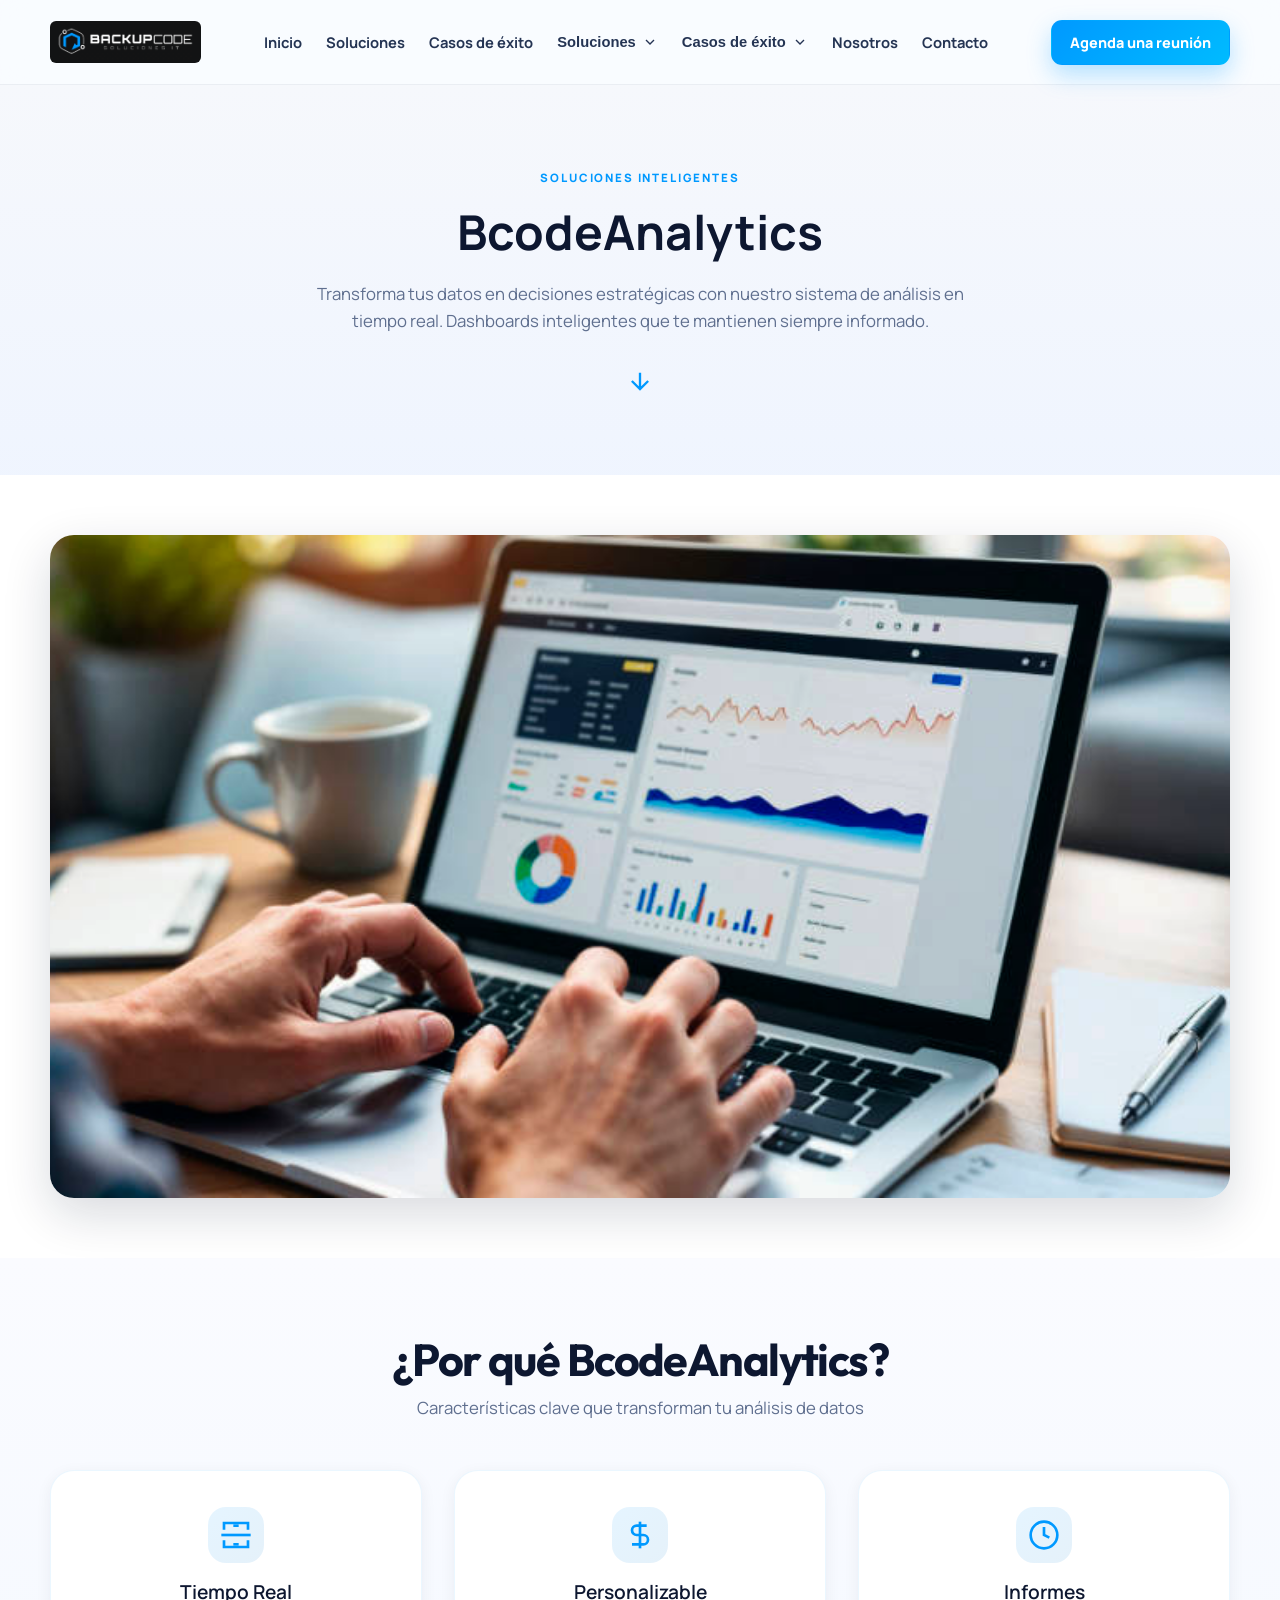
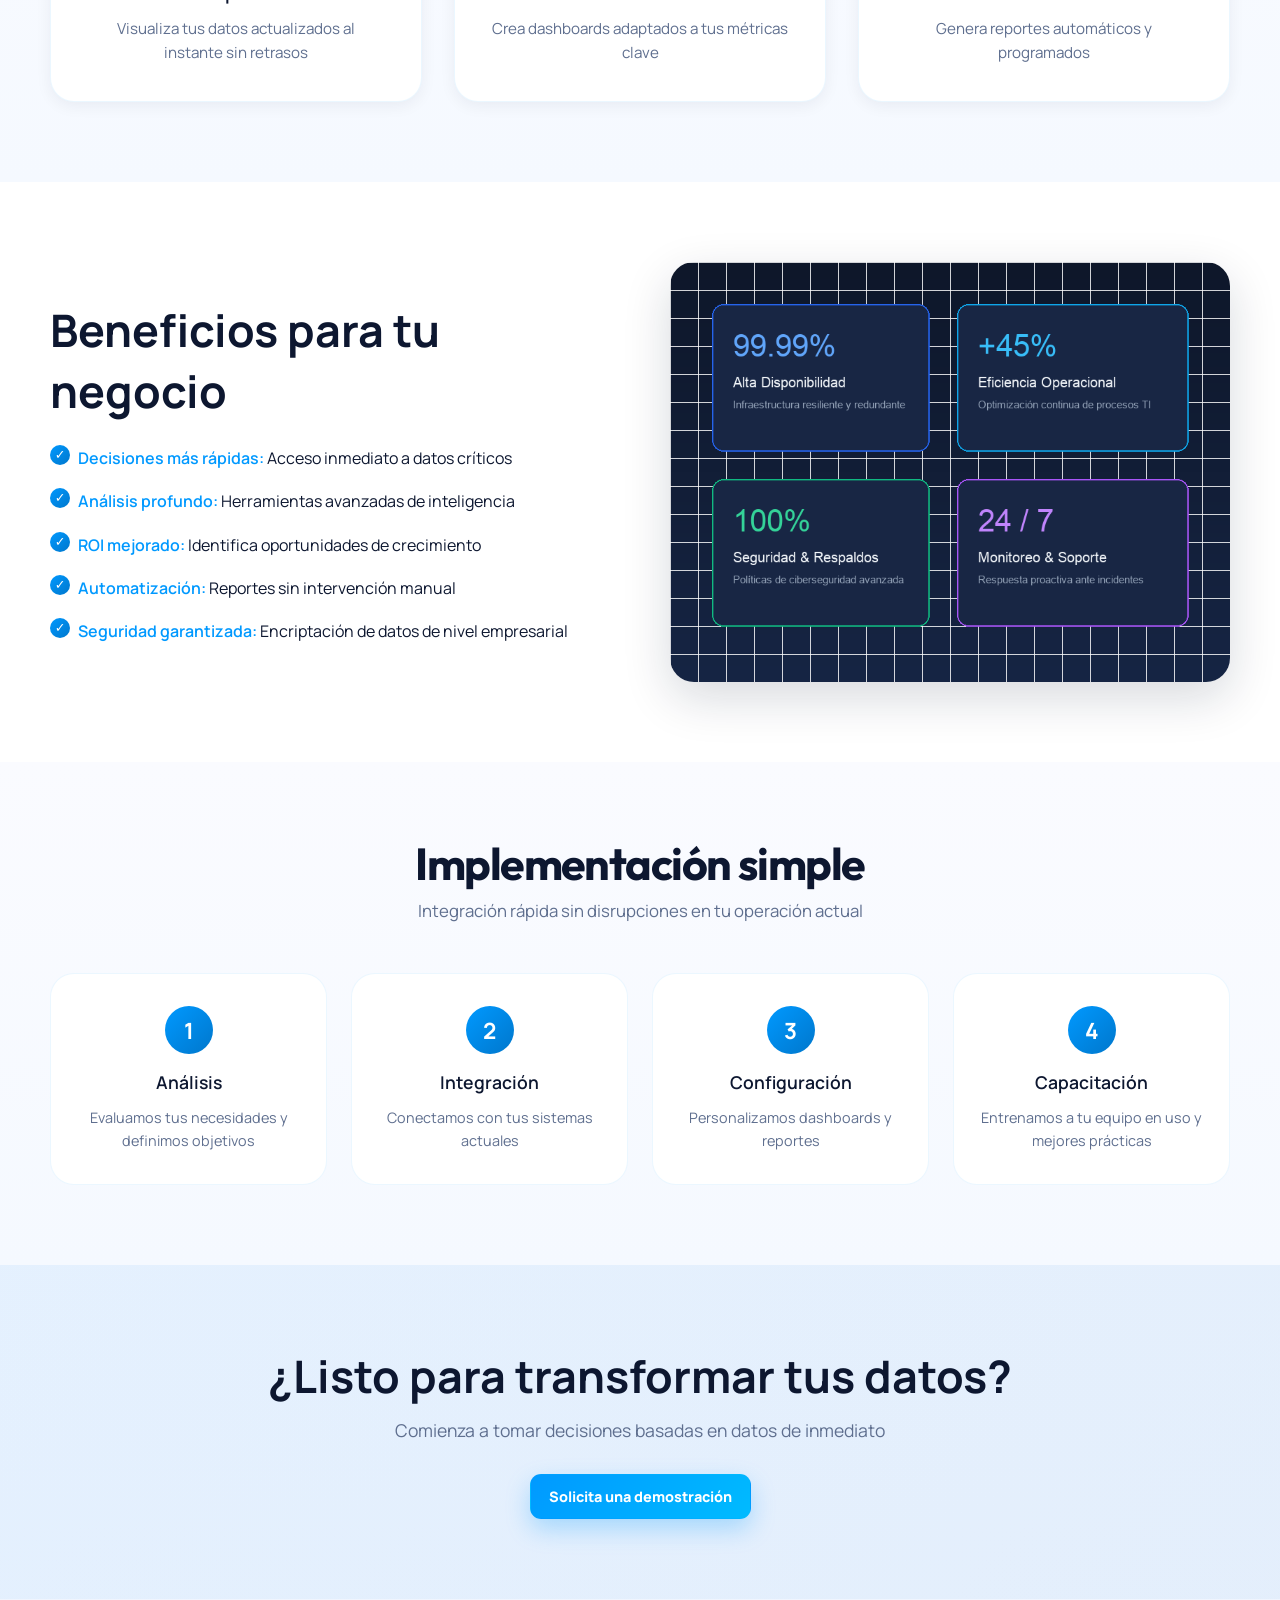
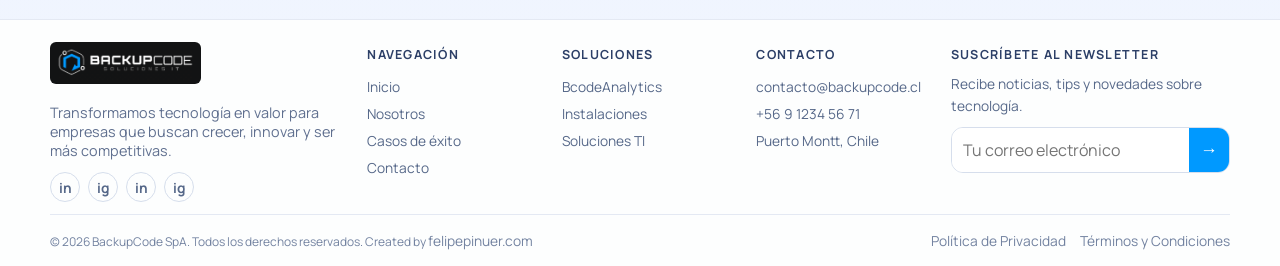
<file: html/soluciones/bcode-analytics.html>
<!doctype html>
<html lang="es">
  <head>
    <meta charset="UTF-8" />
    <meta name="viewport" content="width=device-width, initial-scale=1.0" />
    <meta
      name="description"
      content="BcodeAnalytics - Solución integral de análisis de datos en tiempo real para tu negocio. Toma decisiones informadas con dashboards inteligentes."
    />
    <meta
      name="keywords"
      content="analytics, datos, dashboards, inteligencia de negocios, BackupCode"
    />
    <meta name="author" content="BackupCode Soluciones IT" />
    <meta name="robots" content="index, follow" />

    <!-- OpenGraph / Facebook -->
    <meta property="og:type" content="website" />
    <meta
      property="og:url"
      content="https://backupcode.cl/html/soluciones/bcode-analytics.html"
    />
    <meta property="og:title" content="BcodeAnalytics - BackupCode" />
    <meta
      property="og:description"
      content="Solución integral de análisis de datos en tiempo real para tu negocio."
    />
    <meta
      property="og:image"
      content="https://backupcode.cl/img/og-image.png"
    />
    <meta property="og:image:width" content="1200" />
    <meta property="og:image:height" content="630" />
    <meta property="og:locale" content="es_CL" />

    <!-- Twitter -->
    <meta property="twitter:card" content="summary_large_image" />
    <meta
      property="twitter:url"
      content="https://backupcode.cl/html/soluciones/bcode-analytics.html"
    />
    <meta property="twitter:title" content="BcodeAnalytics - BackupCode" />
    <meta
      property="twitter:description"
      content="Solución integral de análisis de datos en tiempo real."
    />
    <meta
      property="twitter:image"
      content="https://backupcode.cl/img/og-image.png"
    />

    <!-- Canonical URL -->
    <link
      rel="canonical"
      href="https://backupcode.cl/html/soluciones/bcode-analytics.html"
    />

    <!-- Favicon & Icons -->
    <link
      rel="icon"
      type="image/png"
      sizes="32x32"
      href="../../img/favicon-32x32.png"
    />
    <link
      rel="icon"
      type="image/png"
      sizes="16x16"
      href="../../img/favicon-16x16.png"
    />
    <link rel="apple-touch-icon" href="../../img/apple-touch-icon.png" />
    <link rel="manifest" href="../../manifest.json" />
    <meta name="theme-color" content="#0099FF" />

    <title>BcodeAnalytics - Soluciones IT BackupCode</title>
    <link rel="preconnect" href="https://fonts.googleapis.com" />
    <link rel="preconnect" href="https://fonts.gstatic.com" crossorigin />
    <link
      href="https://fonts.googleapis.com/css2?family=Manrope:wght@400;500;600;700;800&family=Outfit:wght@600;700;800&display=swap"
      rel="stylesheet"
    />
    <link rel="stylesheet" href="../../css/style.css" />
  </head>
  <body>
    <div class="site-wrap">
      <header class="site-header">
        <div class="container nav-row">
          <a class="brand" href="../../index.html" aria-label="BackupCode">
            <img
              src="../../img/logo.png"
              alt="BackupCode"
              class="brand-logo"
              loading="lazy"
            />
          </a>

          <button
            class="nav-toggle"
            aria-label="Abrir menú"
            aria-expanded="false"
            aria-controls="menu"
          ></button>

          <nav id="menu" class="menu">
            <a href="../../index.html#inicio">Inicio</a>
            <a href="../../index.html#soluciones">Soluciones</a>
            <a href="../../index.html#casos">Casos de éxito</a>

            <!-- Dropdown Soluciones -->
            <div class="menu-item-dropdown">
              <button
                class="menu-item-toggle"
                aria-expanded="false"
                aria-haspopup="true"
              >
                Soluciones
                <svg
                  class="dropdown-icon"
                  width="16"
                  height="16"
                  viewBox="0 0 24 24"
                  fill="none"
                  stroke="currentColor"
                  stroke-width="2"
                >
                  <polyline points="6 9 12 15 18 9"></polyline>
                </svg>
              </button>
              <div class="dropdown-menu">
                <a href="./bcode-analytics.html">BcodeAnalytics</a>
                <a href="./instalaciones.html">Instalaciones</a>
                <a href="./soluciones-ti.html">Soluciones TI</a>
              </div>
            </div>

            <!-- Dropdown Casos de Éxito -->
            <div class="menu-item-dropdown">
              <button
                class="menu-item-toggle"
                aria-expanded="false"
                aria-haspopup="true"
              >
                Casos de éxito
                <svg
                  class="dropdown-icon"
                  width="16"
                  height="16"
                  viewBox="0 0 24 24"
                  fill="none"
                  stroke="currentColor"
                  stroke-width="2"
                >
                  <polyline points="6 9 12 15 18 9"></polyline>
                </svg>
              </button>
              <div class="dropdown-menu">
                <a href="../casos/retail.html"
                  >Transformación Digital - Retail</a
                >
                <a href="../casos/hospitalario.html">Sistema Hospitalario</a>
                <a href="../casos/mineria.html">Infraestructura Minera</a>
              </div>
            </div>

            <a href="../../index.html#nosotros">Nosotros</a>
            <a href="../../html/contacto.html">Contacto</a>
          </nav>

          <a class="btn btn-primary nav-cta" href="../../html/contacto.html"
            >Agenda una reunión</a
          >
        </div>
      </header>

      <main>
        <section class="hero hero-simple" id="inicio">
          <div class="container">
            <div class="hero-simple-content" data-reveal>
              <span class="tagline">Soluciones inteligentes</span>
              <h1>BcodeAnalytics</h1>
              <p>
                Transforma tus datos en decisiones estratégicas con nuestro
                sistema de análisis en tiempo real. Dashboards inteligentes que
                te mantienen siempre informado.
              </p>
              <div class="scroll-indicator">
                <svg
                  width="24"
                  height="24"
                  viewBox="0 0 24 24"
                  fill="none"
                  stroke="currentColor"
                  stroke-width="2"
                >
                  <path d="M12 5v14M19 12l-7 7-7-7"></path>
                </svg>
              </div>
            </div>
          </div>
        </section>

        <!-- HERO IMAGE SECTION -->
        <section class="section section-image">
          <div class="container">
            <div class="solution-image-hero" data-reveal>
              <img
                src="../../img/solution-analytics.png"
                src="../../img/analytics.jpg"
                alt="BcodeAnalytics Dashboard"
                loading="lazy"
              />
            </div>
          </div>
        </section>

        <!-- FEATURES SECTION -->
        <section class="section section-features">
          <div class="container">
            <div class="section-header" data-reveal>
              <h2>¿Por qué BcodeAnalytics?</h2>
              <p>Características clave que transforman tu análisis de datos</p>
            </div>

            <div class="features-grid" data-reveal>
              <div class="feature-card">
                <div class="feature-icon">
                  <svg
                    width="32"
                    height="32"
                    viewBox="0 0 24 24"
                    fill="none"
                    stroke="currentColor"
                    stroke-width="2"
                  >
                    <polyline points="21 8 21 3 3 3 3 8"></polyline>
                    <line x1="1" y1="12" x2="23" y2="12"></line>
                    <polyline points="21 16 21 21 3 21 3 16"></polyline>
                    <line x1="10" y1="5" x2="14" y2="5"></line>
                    <line x1="10" y1="19" x2="14" y2="19"></line>
                  </svg>
                </div>
                <h3>Tiempo Real</h3>
                <p>Visualiza tus datos actualizados al instante sin retrasos</p>
              </div>

              <div class="feature-card">
                <div class="feature-icon">
                  <svg
                    width="32"
                    height="32"
                    viewBox="0 0 24 24"
                    fill="none"
                    stroke="currentColor"
                    stroke-width="2"
                  >
                    <line x1="12" y1="2" x2="12" y2="22"></line>
                    <path
                      d="M17 5H9.5a3.5 3.5 0 0 0 0 7h5a3.5 3.5 0 0 1 0 7H6"
                    ></path>
                  </svg>
                </div>
                <h3>Personalizable</h3>
                <p>Crea dashboards adaptados a tus métricas clave</p>
              </div>

              <div class="feature-card">
                <div class="feature-icon">
                  <svg
                    width="32"
                    height="32"
                    viewBox="0 0 24 24"
                    fill="none"
                    stroke="currentColor"
                    stroke-width="2"
                  >
                    <path
                      d="M12 2C6.48 2 2 6.48 2 12s4.48 10 10 10 10-4.48 10-10S17.52 2 12 2z"
                    ></path>
                    <polyline points="12 6 12 12 16 14"></polyline>
                  </svg>
                </div>
                <h3>Informes</h3>
                <p>Genera reportes automáticos y programados</p>
              </div>
            </div>
          </div>
        </section>

        <!-- DETAILED BENEFITS SECTION -->
        <section class="section section-benefits">
          <div class="container">
            <div class="benefits-layout">
              <div class="benefits-text" data-reveal>
                <h2>Beneficios para tu negocio</h2>
                <ul class="benefits-list">
                  <li>
                    <strong>Decisiones más rápidas:</strong> Acceso inmediato a
                    datos críticos
                  </li>
                  <li>
                    <strong>Análisis profundo:</strong> Herramientas avanzadas
                    de inteligencia
                  </li>
                  <li>
                    <strong>ROI mejorado:</strong> Identifica oportunidades de
                    crecimiento
                  </li>
                  <li>
                    <strong>Automatización:</strong> Reportes sin intervención
                    manual
                  </li>
                  <li>
                    <strong>Seguridad garantizada:</strong> Encriptación de
                    datos de nivel empresarial
                  </li>
                </ul>
              </div>

              <div class="benefits-image" data-reveal>
                <img
                  src="../../img/solution-benefits.png"
                  alt="Beneficios de BcodeAnalytics"
                  loading="lazy"
                />
              </div>
            </div>
          </div>
        </section>

        <!-- IMPLEMENTATION SECTION -->
        <section class="section section-implementation">
          <div class="container">
            <div class="section-header" data-reveal>
              <h2>Implementación simple</h2>
              <p>Integración rápida sin disrupciones en tu operación actual</p>
            </div>

            <div class="implementation-steps" data-reveal>
              <div class="step">
                <div class="step-number">1</div>
                <h3>Análisis</h3>
                <p>Evaluamos tus necesidades y definimos objetivos</p>
              </div>

              <div class="step">
                <div class="step-number">2</div>
                <h3>Integración</h3>
                <p>Conectamos con tus sistemas actuales</p>
              </div>

              <div class="step">
                <div class="step-number">3</div>
                <h3>Configuración</h3>
                <p>Personalizamos dashboards y reportes</p>
              </div>

              <div class="step">
                <div class="step-number">4</div>
                <h3>Capacitación</h3>
                <p>Entrenamos a tu equipo en uso y mejores prácticas</p>
              </div>
            </div>
          </div>
        </section>

        <!-- CTA SECTION -->
        <section class="section section-cta">
          <div class="container">
            <div class="cta-content" data-reveal>
              <h2>¿Listo para transformar tus datos?</h2>
              <p>Comienza a tomar decisiones basadas en datos de inmediato</p>
              <a href="../../html/contacto.html" class="btn btn-primary"
                >Solicita una demostración</a
              >
            </div>
          </div>
        </section>
      </main>

      <footer class="site-footer">
        <div class="container footer-grid">
          <div class="footer-brand">
            <a class="brand" href="../../index.html" aria-label="BackupCode">
              <img
                src="../../img/logo.png"
                alt="BackupCode"
                class="brand-logo"
                loading="lazy"
              />
            </a>
            <p>
              Transformamos tecnología en valor para empresas que buscan crecer,
              innovar y ser más competitivas.
            </p>
            <div class="social-row">
              <a href="#inicio" aria-label="LinkedIn">in</a>
              <a href="#inicio" aria-label="Instagram">ig</a>
              <a href="https://www.linkedin.com/company/backupcode" target="_blank" rel="noopener noreferrer" aria-label="LinkedIn">in</a>
              <a href="https://www.instagram.com/backupcode" target="_blank" rel="noopener noreferrer" aria-label="Instagram">ig</a>
            </div>
          </div>

          <div>
            <h3>Navegación</h3>
            <ul>
              <li><a href="../../index.html#inicio">Inicio</a></li>
              <li><a href="../../html/nosotros.html">Nosotros</a></li>
              <li><a href="../../index.html#casos">Casos de éxito</a></li>
              <li><a href="../contacto.html">Contacto</a></li>
            </ul>
          </div>

          <div>
            <h3>Soluciones</h3>
            <ul>
              <li><a href="bcode-analytics.html">BcodeAnalytics</a></li>
              <li><a href="instalaciones.html">Instalaciones</a></li>
              <li><a href="soluciones-ti.html">Soluciones TI</a></li>
            </ul>
          </div>

          <div>
            <h3>Contacto</h3>
            <ul>
              <li>contacto@backupcode.cl</li>
              <li>+56 9 1234 56 71</li>
              <li>Puerto Montt, Chile</li>
            </ul>
          </div>

          <div class="newsletter">
            <h3>Suscríbete al newsletter</h3>
            <p>Recibe noticias, tips y novedades sobre tecnología.</p>
            <form>
              <label for="news-email" class="sr-only">Correo electrónico</label>
              <input
                id="news-email"
                type="email"
                placeholder="Tu correo electrónico"
              />
              <button type="submit" aria-label="Enviar">→</button>
            </form>
          </div>
        </div>

        <div class="container footer-bottom">
          <span
            >© 2026 BackupCode SpA. Todos los derechos reservados. Created by
            <a
              href="https://felipepinuer.com"
              target="_blank"
              rel="noopener noreferrer"
              >felipepinuer.com</a
            ></span
          >
          <div>
            <a href="../../index.html#inicio">Política de Privacidad</a>
            <a href="../../index.html#inicio">Términos y Condiciones</a>
          </div>
        </div>
      </footer>
    </div>

    <script src="../../js/main.js"></script>
  </body>
</html>
</file>
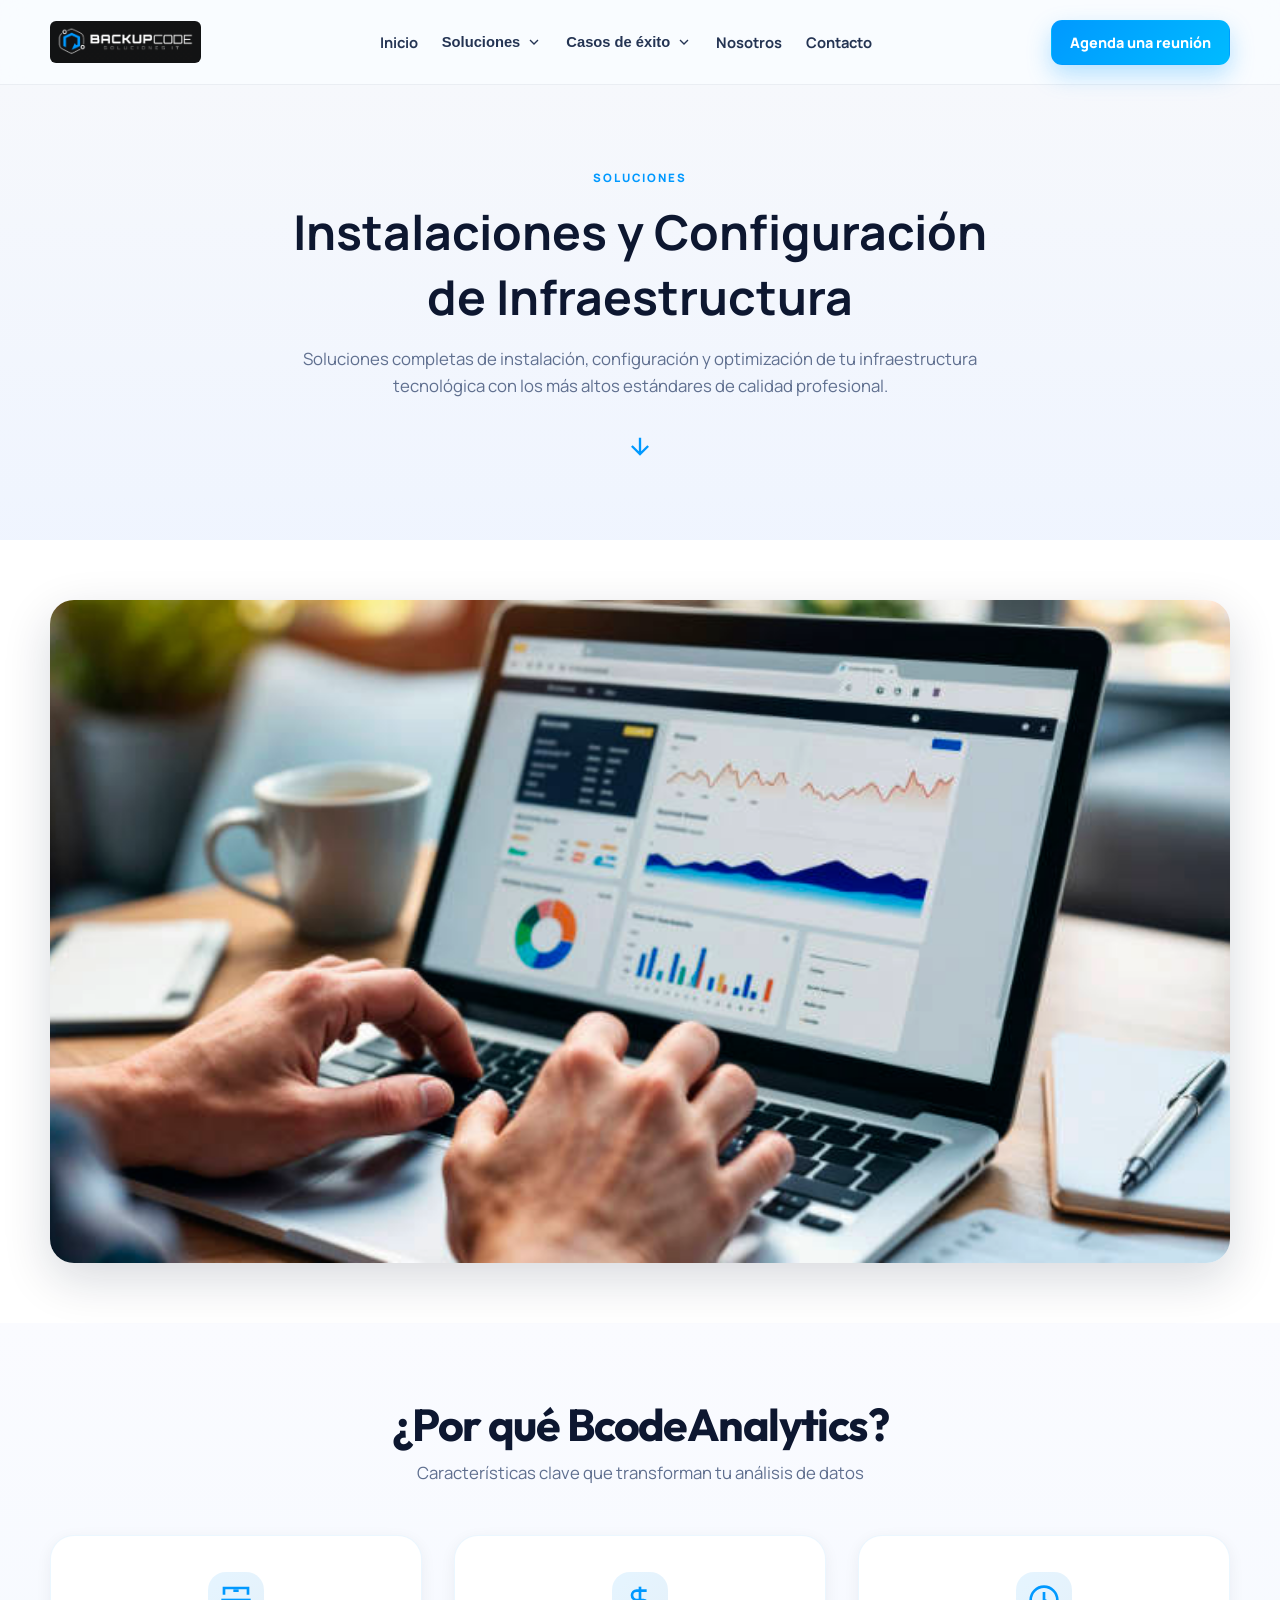
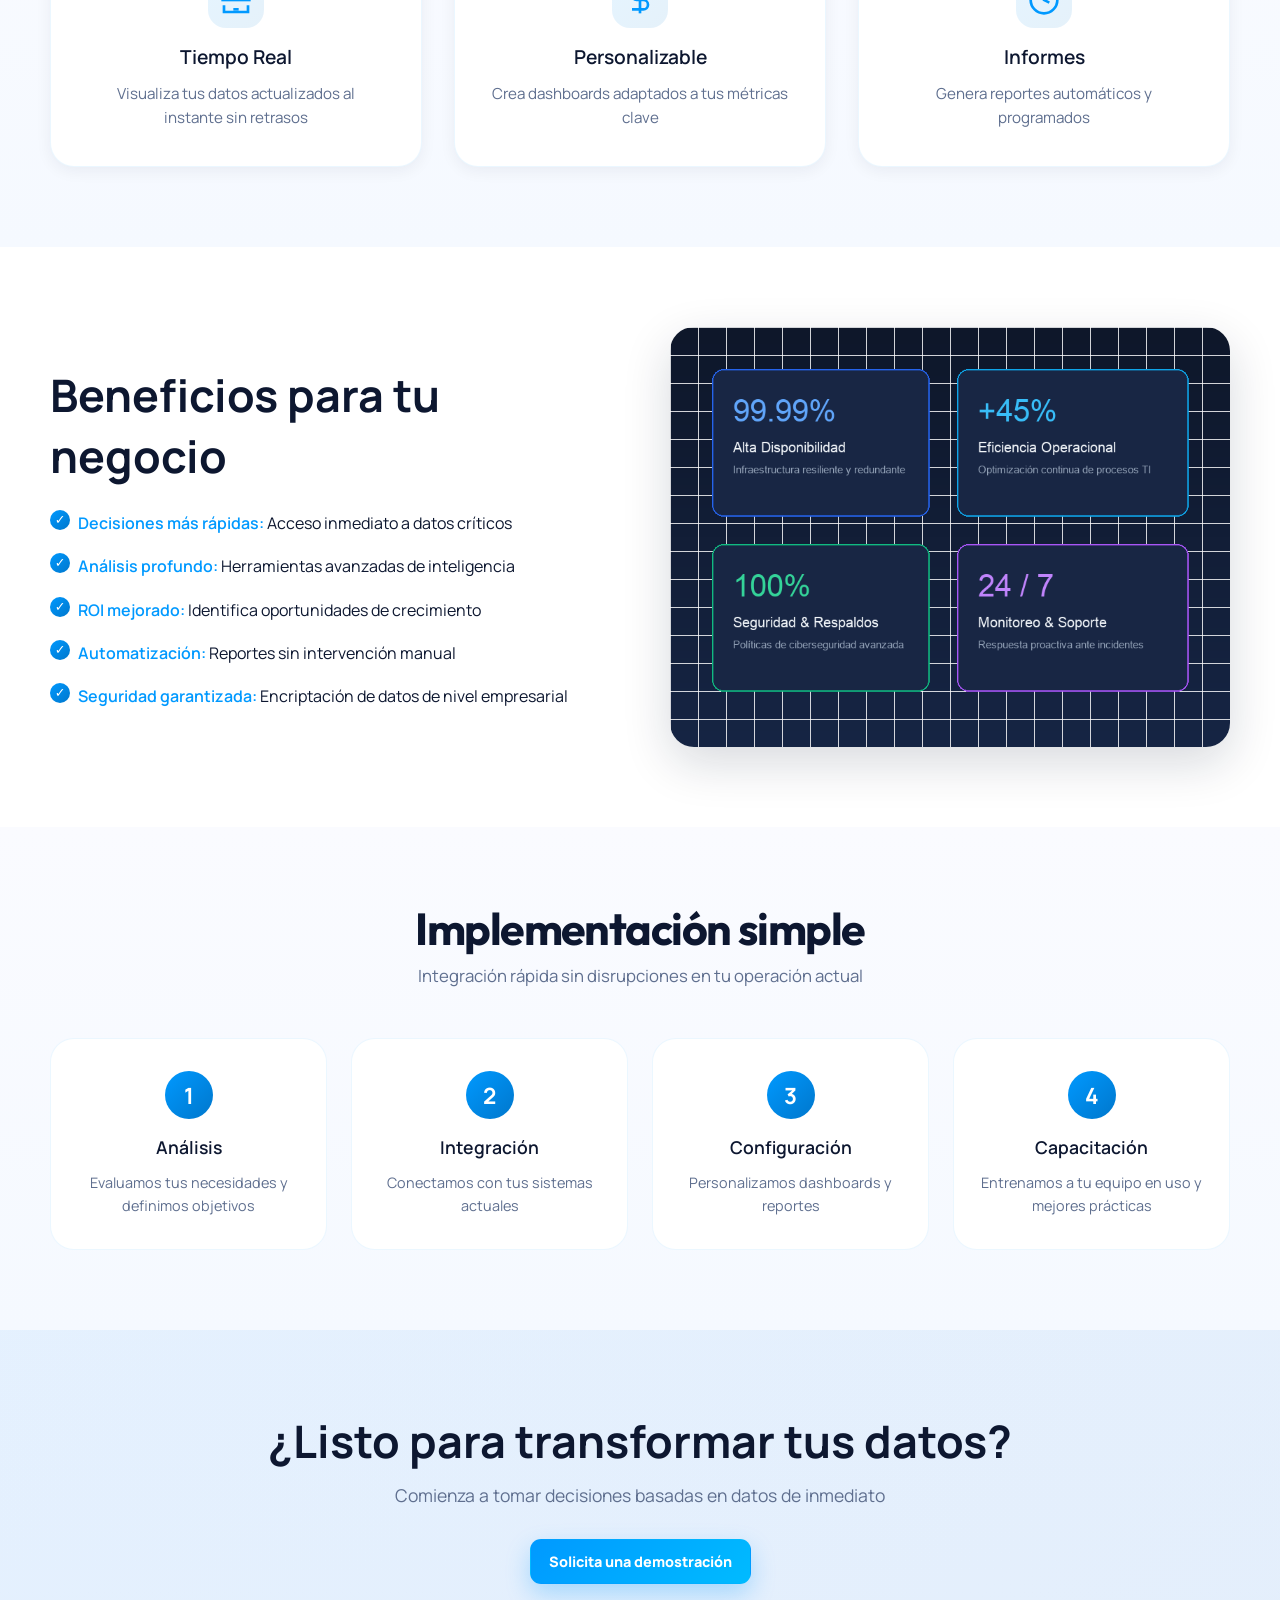
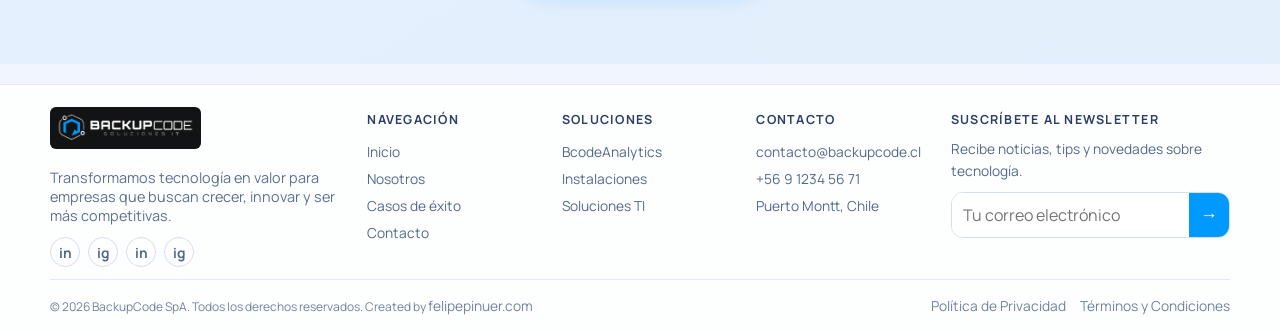
<file: html/soluciones/instalaciones.html>
<!doctype html>
<html lang="es">
  <head>
    <meta charset="UTF-8" />
    <meta name="viewport" content="width=device-width, initial-scale=1.0" />
    <meta
      name="description"
      content="BcodeAnalytics - Soluciones de instalación y configuración de infraestructura tecnológica para tu negocio. Toma decisiones informadas con dashboards inteligentes."
    />
    <meta
      name="keywords"
      content="analytics, datos, dashboards, inteligencia de negocios, BackupCode"
    />
    <meta name="author" content="BackupCode Soluciones IT" />
    <meta name="robots" content="index, follow" />

    <!-- OpenGraph / Facebook -->
    <meta property="og:type" content="website" />
    <meta
      property="og:url"
      content="https://backupcode.cl/html/soluciones/instalaciones.html"
    />
    <meta property="og:title" content="Instalaciones - BackupCode" />
    <meta
      property="og:description"
      content="Soluciones de instalación y configuración de infraestructura tecnológica para tu negocio."
    />
    <meta
      property="og:image"
      content="https://backupcode.cl/img/og-image.png"
    />
    <meta property="og:image:width" content="1200" />
    <meta property="og:image:height" content="630" />
    <meta property="og:locale" content="es_CL" />

    <!-- Twitter -->
    <meta property="twitter:card" content="summary_large_image" />
    <meta
      property="twitter:url"
      content="https://backupcode.cl/html/soluciones/instalaciones.html"
    />
    <meta property="twitter:title" content="Instalaciones - BackupCode" />
    <meta
      property="twitter:description"
      content="Soluciones de instalación y configuración de infraestructura tecnológica."
    />
    <meta
      property="twitter:image"
      content="https://backupcode.cl/img/og-image.png"
    />

    <!-- Canonical URL -->
    <link
      rel="canonical"
      href="https://backupcode.cl/html/soluciones/instalaciones.html"
    />

    <!-- Favicon & Icons -->
    <link
      rel="icon"
      type="image/png"
      sizes="32x32"
      href="../../img/favicon-32x32.png"
    />
    <link
      rel="icon"
      type="image/png"
      sizes="16x16"
      href="../../img/favicon-16x16.png"
    />
    <link rel="apple-touch-icon" href="../../img/apple-touch-icon.png" />
    <link rel="manifest" href="../../manifest.json" />
    <meta name="theme-color" content="#0099FF" />

    <title>BcodeAnalytics - Soluciones IT BackupCode</title>
    <link rel="preconnect" href="https://fonts.googleapis.com" />
    <link rel="preconnect" href="https://fonts.gstatic.com" crossorigin />
    <link
      href="https://fonts.googleapis.com/css2?family=Manrope:wght@400;500;600;700;800&family=Outfit:wght@600;700;800&display=swap"
      rel="stylesheet"
    />
    <link rel="stylesheet" href="../../css/style.css" />
  </head>
  <body>
    <div class="site-wrap">
      <header class="site-header">
        <div class="container nav-row">
          <a class="brand" href="../../index.html" aria-label="BackupCode">
            <img
              src="../../img/logo.png"
              alt="BackupCode"
              class="brand-logo"
              loading="lazy"
            />
          </a>

          <button
            class="nav-toggle"
            aria-label="Abrir menú"
            aria-expanded="false"
            aria-controls="menu"
          ></button>

          <nav id="menu" class="menu">
            <a href="../../index.html#inicio">Inicio</a>

            <!-- Dropdown Soluciones -->
            <div class="menu-item-dropdown">
              <button
                class="menu-item-toggle"
                aria-expanded="false"
                aria-haspopup="true"
              >
                Soluciones
                <svg
                  class="dropdown-icon"
                  width="16"
                  height="16"
                  viewBox="0 0 24 24"
                  fill="none"
                  stroke="currentColor"
                  stroke-width="2"
                >
                  <polyline points="6 9 12 15 18 9"></polyline>
                </svg>
              </button>
              <div class="dropdown-menu">
                <a href="./bcode-analytics.html">BcodeAnalytics</a>
                <a href="./instalaciones.html">Instalaciones</a>
                <a href="./soluciones-ti.html">Soluciones TI</a>
              </div>
            </div>

            <!-- Dropdown Casos de Éxito -->
            <div class="menu-item-dropdown">
              <button
                class="menu-item-toggle"
                aria-expanded="false"
                aria-haspopup="true"
              >
                Casos de éxito
                <svg
                  class="dropdown-icon"
                  width="16"
                  height="16"
                  viewBox="0 0 24 24"
                  fill="none"
                  stroke="currentColor"
                  stroke-width="2"
                >
                  <polyline points="6 9 12 15 18 9"></polyline>
                </svg>
              </button>
              <div class="dropdown-menu">
                <a href="../casos/retail.html"
                  >Transformación Digital - Retail</a
                >
                <a href="../casos/hospitalario.html">Sistema Hospitalario</a>
                <a href="../casos/mineria.html">Infraestructura Minera</a>
              </div>
            </div>

            <a href="../../index.html#nosotros">Nosotros</a>
            <a href="../../html/contacto.html">Contacto</a>
          </nav>

          <a class="btn btn-primary nav-cta" href="../../html/contacto.html"
            >Agenda una reunión</a
          >
        </div>
      </header>

      <main>
        <section class="hero hero-simple" id="inicio">
          <div class="container">
            <div class="hero-simple-content" data-reveal>
              <span class="tagline">Soluciones</span>
              <h1>Instalaciones y Configuración de Infraestructura</h1>
              <p>
                Soluciones completas de instalación, configuración y
                optimización de tu infraestructura tecnológica con los más altos
                estándares de calidad profesional.
              </p>
              <div class="scroll-indicator">
                <svg
                  width="24"
                  height="24"
                  viewBox="0 0 24 24"
                  fill="none"
                  stroke="currentColor"
                  stroke-width="2"
                >
                  <path d="M12 5v14M19 12l-7 7-7-7"></path>
                </svg>
              </div>
            </div>
          </div>
        </section>

        <!-- HERO IMAGE SECTION -->
        <section class="section section-image">
          <div class="container">
            <div class="solution-image-hero" data-reveal>
              <img
                src="../../img/solution-analytics.png"
                alt="BcodeAnalytics Dashboard"
                src="../../img/infra.jpg"
                alt="Instalaciones y Configuración de Infraestructura"
                loading="lazy"
              />
            </div>
          </div>
        </section>

        <!-- FEATURES SECTION -->
        <section class="section section-features">
          <div class="container">
            <div class="section-header" data-reveal>
              <h2>¿Por qué BcodeAnalytics?</h2>
              <p>Características clave que transforman tu análisis de datos</p>
            </div>

            <div class="features-grid" data-reveal>
              <div class="feature-card">
                <div class="feature-icon">
                  <svg
                    width="32"
                    height="32"
                    viewBox="0 0 24 24"
                    fill="none"
                    stroke="currentColor"
                    stroke-width="2"
                  >
                    <polyline points="21 8 21 3 3 3 3 8"></polyline>
                    <line x1="1" y1="12" x2="23" y2="12"></line>
                    <polyline points="21 16 21 21 3 21 3 16"></polyline>
                    <line x1="10" y1="5" x2="14" y2="5"></line>
                    <line x1="10" y1="19" x2="14" y2="19"></line>
                  </svg>
                </div>
                <h3>Tiempo Real</h3>
                <p>Visualiza tus datos actualizados al instante sin retrasos</p>
              </div>

              <div class="feature-card">
                <div class="feature-icon">
                  <svg
                    width="32"
                    height="32"
                    viewBox="0 0 24 24"
                    fill="none"
                    stroke="currentColor"
                    stroke-width="2"
                  >
                    <line x1="12" y1="2" x2="12" y2="22"></line>
                    <path
                      d="M17 5H9.5a3.5 3.5 0 0 0 0 7h5a3.5 3.5 0 0 1 0 7H6"
                    ></path>
                  </svg>
                </div>
                <h3>Personalizable</h3>
                <p>Crea dashboards adaptados a tus métricas clave</p>
              </div>

              <div class="feature-card">
                <div class="feature-icon">
                  <svg
                    width="32"
                    height="32"
                    viewBox="0 0 24 24"
                    fill="none"
                    stroke="currentColor"
                    stroke-width="2"
                  >
                    <path
                      d="M12 2C6.48 2 2 6.48 2 12s4.48 10 10 10 10-4.48 10-10S17.52 2 12 2z"
                    ></path>
                    <polyline points="12 6 12 12 16 14"></polyline>
                  </svg>
                </div>
                <h3>Informes</h3>
                <p>Genera reportes automáticos y programados</p>
              </div>
            </div>
          </div>
        </section>

        <!-- DETAILED BENEFITS SECTION -->
        <section class="section section-benefits">
          <div class="container">
            <div class="benefits-layout">
              <div class="benefits-text" data-reveal>
                <h2>Beneficios para tu negocio</h2>
                <ul class="benefits-list">
                  <li>
                    <strong>Decisiones más rápidas:</strong> Acceso inmediato a
                    datos críticos
                  </li>
                  <li>
                    <strong>Análisis profundo:</strong> Herramientas avanzadas
                    de inteligencia
                  </li>
                  <li>
                    <strong>ROI mejorado:</strong> Identifica oportunidades de
                    crecimiento
                  </li>
                  <li>
                    <strong>Automatización:</strong> Reportes sin intervención
                    manual
                  </li>
                  <li>
                    <strong>Seguridad garantizada:</strong> Encriptación de
                    datos de nivel empresarial
                  </li>
                </ul>
              </div>

              <div class="benefits-image" data-reveal>
                <img
                  src="../../img/solution-benefits.png"
                  alt="Beneficios de BcodeAnalytics"
                  loading="lazy"
                />
              </div>
            </div>
          </div>
        </section>

        <!-- IMPLEMENTATION SECTION -->
        <section class="section section-implementation">
          <div class="container">
            <div class="section-header" data-reveal>
              <h2>Implementación simple</h2>
              <p>Integración rápida sin disrupciones en tu operación actual</p>
            </div>

            <div class="implementation-steps" data-reveal>
              <div class="step">
                <div class="step-number">1</div>
                <h3>Análisis</h3>
                <p>Evaluamos tus necesidades y definimos objetivos</p>
              </div>

              <div class="step">
                <div class="step-number">2</div>
                <h3>Integración</h3>
                <p>Conectamos con tus sistemas actuales</p>
              </div>

              <div class="step">
                <div class="step-number">3</div>
                <h3>Configuración</h3>
                <p>Personalizamos dashboards y reportes</p>
              </div>

              <div class="step">
                <div class="step-number">4</div>
                <h3>Capacitación</h3>
                <p>Entrenamos a tu equipo en uso y mejores prácticas</p>
              </div>
            </div>
          </div>
        </section>

        <!-- CTA SECTION -->
        <section class="section section-cta">
          <div class="container">
            <div class="cta-content" data-reveal>
              <h2>¿Listo para transformar tus datos?</h2>
              <p>Comienza a tomar decisiones basadas en datos de inmediato</p>
              <a href="../../html/contacto.html" class="btn btn-primary"
                >Solicita una demostración</a
              >
            </div>
          </div>
        </section>
      </main>

      <footer class="site-footer">
        <div class="container footer-grid">
          <div class="footer-brand">
            <a class="brand" href="../../index.html" aria-label="BackupCode">
              <img
                src="../../img/logo.png"
                alt="BackupCode"
                class="brand-logo"
                loading="lazy"
              />
            </a>
            <p>
              Transformamos tecnología en valor para empresas que buscan crecer,
              innovar y ser más competitivas.
            </p>
            <div class="social-row">
              <a href="#inicio" aria-label="LinkedIn">in</a>
              <a href="#inicio" aria-label="Instagram">ig</a>
              <a href="https://www.linkedin.com/company/backupcode" target="_blank" rel="noopener noreferrer" aria-label="LinkedIn">in</a>
              <a href="https://www.instagram.com/backupcode" target="_blank" rel="noopener noreferrer" aria-label="Instagram">ig</a>
            </div>
          </div>

          <div>
            <h3>Navegación</h3>
            <ul>
              <li><a href="../../index.html#inicio">Inicio</a></li>
              <li><a href="../../html/nosotros.html">Nosotros</a></li>
              <li><a href="../../index.html#casos">Casos de éxito</a></li>
              <li><a href="../contacto.html">Contacto</a></li>
            </ul>
          </div>

          <div>
            <h3>Soluciones</h3>
            <ul>
              <li><a href="bcode-analytics.html">BcodeAnalytics</a></li>
              <li><a href="instalaciones.html">Instalaciones</a></li>
              <li><a href="soluciones-ti.html">Soluciones TI</a></li>
            </ul>
          </div>

          <div>
            <h3>Contacto</h3>
            <ul>
              <li>contacto@backupcode.cl</li>
              <li>+56 9 1234 56 71</li>
              <li>Puerto Montt, Chile</li>
            </ul>
          </div>

          <div class="newsletter">
            <h3>Suscríbete al newsletter</h3>
            <p>Recibe noticias, tips y novedades sobre tecnología.</p>
            <form>
              <label for="news-email" class="sr-only">Correo electrónico</label>
              <input
                id="news-email"
                type="email"
                placeholder="Tu correo electrónico"
              />
              <button type="submit" aria-label="Enviar">→</button>
            </form>
          </div>
        </div>

        <div class="container footer-bottom">
          <span
            >© 2026 BackupCode SpA. Todos los derechos reservados. Created by
            <a
              href="https://felipepinuer.com"
              target="_blank"
              rel="noopener noreferrer"
              >felipepinuer.com</a
            ></span
          >
          <div>
            <a href="../../index.html#inicio">Política de Privacidad</a>
            <a href="../../index.html#inicio">Términos y Condiciones</a>
          </div>
        </div>
      </footer>
    </div>

    <script src="../../js/main.js"></script>
  </body>
</html>
</file>
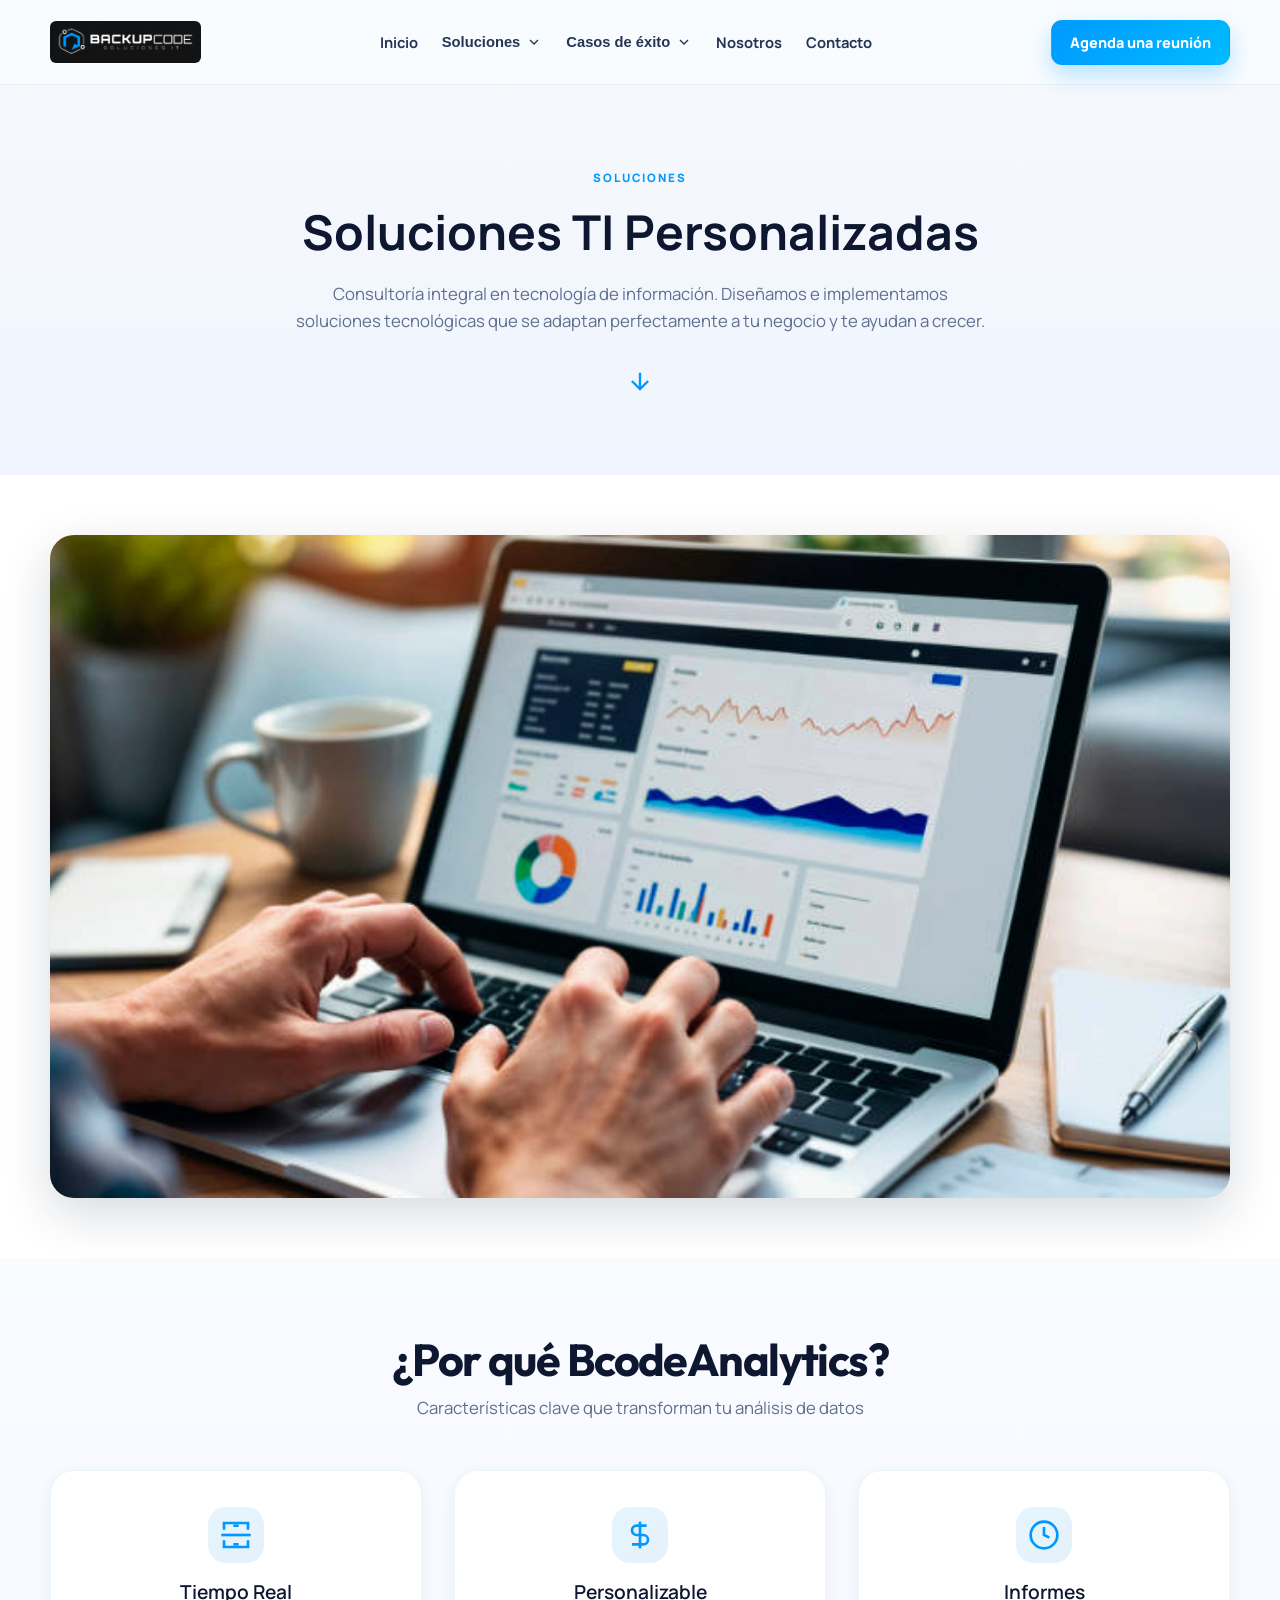
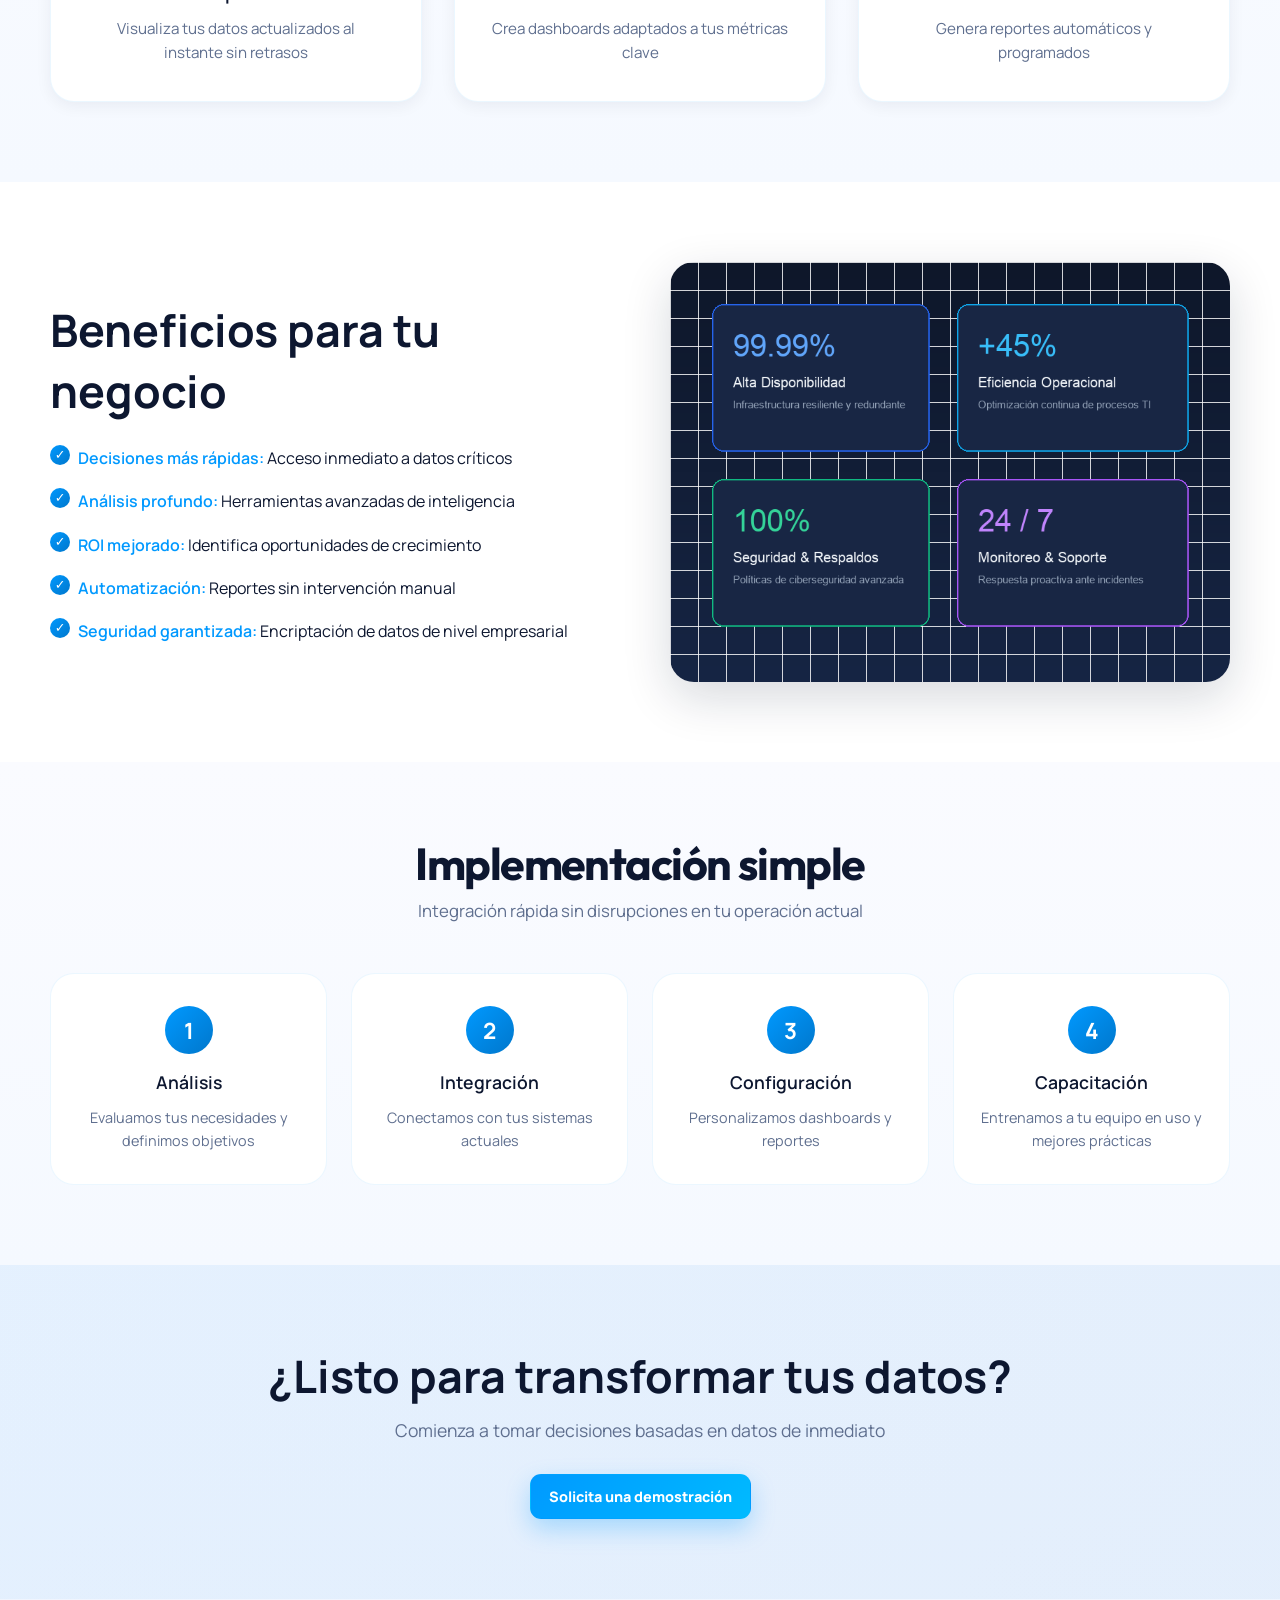
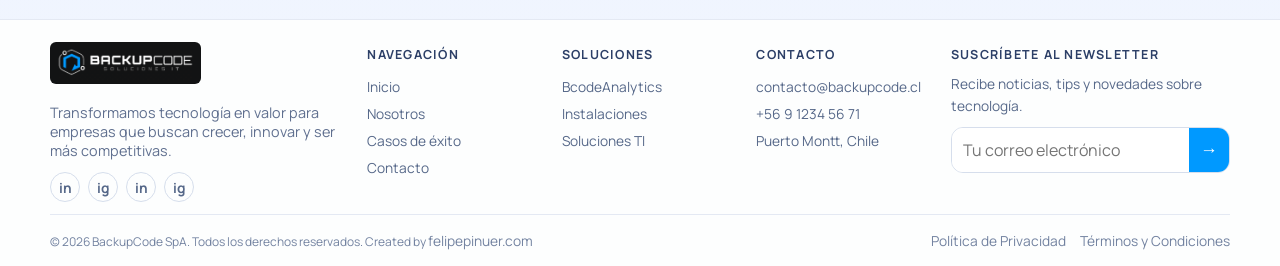
<file: html/soluciones/soluciones-ti.html>
<!doctype html>
<html lang="es">
  <head>
    <meta charset="UTF-8" />
    <meta name="viewport" content="width=device-width, initial-scale=1.0" />
    <meta
      name="description"
      content="BcodeAnalytics - Soluciones de tecnología de información personalizadas para tu negocio. Toma decisiones informadas con dashboards inteligentes."
    />
    <meta
      name="keywords"
      content="analytics, datos, dashboards, inteligencia de negocios, BackupCode"
    />
    <meta name="author" content="BackupCode Soluciones IT" />
    <meta name="robots" content="index, follow" />

    <!-- OpenGraph / Facebook -->
    <meta property="og:type" content="website" />
    <meta
      property="og:url"
      content="https://backupcode.cl/html/soluciones/soluciones-ti.html"
    />
    <meta property="og:title" content="Soluciones TI - BackupCode" />
    <meta
      property="og:description"
      content="Soluciones de tecnología de información personalizadas para tu negocio."
    />
    <meta
      property="og:image"
      content="https://backupcode.cl/img/og-image.png"
    />
    <meta property="og:image:width" content="1200" />
    <meta property="og:image:height" content="630" />
    <meta property="og:locale" content="es_CL" />

    <!-- Twitter -->
    <meta property="twitter:card" content="summary_large_image" />
    <meta
      property="twitter:url"
      content="https://backupcode.cl/html/soluciones/soluciones-ti.html"
    />
    <meta property="twitter:title" content="Soluciones TI - BackupCode" />
    <meta
      property="twitter:description"
      content="Soluciones de tecnología de información personalizadas para tu negocio."
    />
    <meta
      property="twitter:image"
      content="https://backupcode.cl/img/og-image.png"
    />

    <!-- Canonical URL -->
    <link
      rel="canonical"
      href="https://backupcode.cl/html/soluciones/soluciones-ti.html"
    />

    <!-- Favicon & Icons -->
    <link
      rel="icon"
      type="image/png"
      sizes="32x32"
      href="../../img/favicon-32x32.png"
    />
    <link
      rel="icon"
      type="image/png"
      sizes="16x16"
      href="../../img/favicon-16x16.png"
    />
    <link rel="apple-touch-icon" href="../../img/apple-touch-icon.png" />
    <link rel="manifest" href="../../manifest.json" />
    <meta name="theme-color" content="#0099FF" />

    <title>BcodeAnalytics - Soluciones IT BackupCode</title>
    <link rel="preconnect" href="https://fonts.googleapis.com" />
    <link rel="preconnect" href="https://fonts.gstatic.com" crossorigin />
    <link
      href="https://fonts.googleapis.com/css2?family=Manrope:wght@400;500;600;700;800&family=Outfit:wght@600;700;800&display=swap"
      rel="stylesheet"
    />
    <link rel="stylesheet" href="../../css/style.css" />
  </head>
  <body>
    <div class="site-wrap">
      <header class="site-header">
        <div class="container nav-row">
          <a class="brand" href="../../index.html" aria-label="BackupCode">
            <img
              src="../../img/logo.png"
              alt="BackupCode"
              class="brand-logo"
              loading="lazy"
            />
          </a>

          <button
            class="nav-toggle"
            aria-label="Abrir menú"
            aria-expanded="false"
            aria-controls="menu"
          ></button>

          <nav id="menu" class="menu">
            <a href="../../index.html#inicio">Inicio</a>

            <!-- Dropdown Soluciones -->
            <div class="menu-item-dropdown">
              <button
                class="menu-item-toggle"
                aria-expanded="false"
                aria-haspopup="true"
              >
                Soluciones
                <svg
                  class="dropdown-icon"
                  width="16"
                  height="16"
                  viewBox="0 0 24 24"
                  fill="none"
                  stroke="currentColor"
                  stroke-width="2"
                >
                  <polyline points="6 9 12 15 18 9"></polyline>
                </svg>
              </button>
              <div class="dropdown-menu">
                <a href="./bcode-analytics.html">BcodeAnalytics</a>
                <a href="./instalaciones.html">Instalaciones</a>
                <a href="./soluciones-ti.html">Soluciones TI</a>
              </div>
            </div>

            <!-- Dropdown Casos de Éxito -->
            <div class="menu-item-dropdown">
              <button
                class="menu-item-toggle"
                aria-expanded="false"
                aria-haspopup="true"
              >
                Casos de éxito
                <svg
                  class="dropdown-icon"
                  width="16"
                  height="16"
                  viewBox="0 0 24 24"
                  fill="none"
                  stroke="currentColor"
                  stroke-width="2"
                >
                  <polyline points="6 9 12 15 18 9"></polyline>
                </svg>
              </button>
              <div class="dropdown-menu">
                <a href="../casos/retail.html"
                  >Transformación Digital - Retail</a
                >
                <a href="../casos/hospitalario.html">Sistema Hospitalario</a>
                <a href="../casos/mineria.html">Infraestructura Minera</a>
              </div>
            </div>

            <a href="../../index.html#nosotros">Nosotros</a>
            <a href="../../html/contacto.html">Contacto</a>
          </nav>

          <a class="btn btn-primary nav-cta" href="../../html/contacto.html"
            >Agenda una reunión</a
          >
        </div>
      </header>

      <main>
        <section class="hero hero-simple" id="inicio">
          <div class="container">
            <div class="hero-simple-content" data-reveal>
              <span class="tagline">Soluciones</span>
              <h1>Soluciones TI Personalizadas</h1>
              <p>
                Consultoría integral en tecnología de información. Diseñamos e
                implementamos soluciones tecnológicas que se adaptan
                perfectamente a tu negocio y te ayudan a crecer.
              </p>
              <div class="scroll-indicator">
                <svg
                  width="24"
                  height="24"
                  viewBox="0 0 24 24"
                  fill="none"
                  stroke="currentColor"
                  stroke-width="2"
                >
                  <path d="M12 5v14M19 12l-7 7-7-7"></path>
                </svg>
              </div>
            </div>
          </div>
        </section>

        <!-- HERO IMAGE SECTION -->
        <section class="section section-image">
          <div class="container">
            <div class="solution-image-hero" data-reveal>
              <img
                src="../../img/solution-analytics.png"
                alt="BcodeAnalytics Dashboard"
                src="../../img/security.jpg"
                alt="Soluciones TI Personalizadas"
                loading="lazy"
              />
            </div>
          </div>
        </section>

        <!-- FEATURES SECTION -->
        <section class="section section-features">
          <div class="container">
            <div class="section-header" data-reveal>
              <h2>¿Por qué BcodeAnalytics?</h2>
              <p>Características clave que transforman tu análisis de datos</p>
            </div>

            <div class="features-grid" data-reveal>
              <div class="feature-card">
                <div class="feature-icon">
                  <svg
                    width="32"
                    height="32"
                    viewBox="0 0 24 24"
                    fill="none"
                    stroke="currentColor"
                    stroke-width="2"
                  >
                    <polyline points="21 8 21 3 3 3 3 8"></polyline>
                    <line x1="1" y1="12" x2="23" y2="12"></line>
                    <polyline points="21 16 21 21 3 21 3 16"></polyline>
                    <line x1="10" y1="5" x2="14" y2="5"></line>
                    <line x1="10" y1="19" x2="14" y2="19"></line>
                  </svg>
                </div>
                <h3>Tiempo Real</h3>
                <p>Visualiza tus datos actualizados al instante sin retrasos</p>
              </div>

              <div class="feature-card">
                <div class="feature-icon">
                  <svg
                    width="32"
                    height="32"
                    viewBox="0 0 24 24"
                    fill="none"
                    stroke="currentColor"
                    stroke-width="2"
                  >
                    <line x1="12" y1="2" x2="12" y2="22"></line>
                    <path
                      d="M17 5H9.5a3.5 3.5 0 0 0 0 7h5a3.5 3.5 0 0 1 0 7H6"
                    ></path>
                  </svg>
                </div>
                <h3>Personalizable</h3>
                <p>Crea dashboards adaptados a tus métricas clave</p>
              </div>

              <div class="feature-card">
                <div class="feature-icon">
                  <svg
                    width="32"
                    height="32"
                    viewBox="0 0 24 24"
                    fill="none"
                    stroke="currentColor"
                    stroke-width="2"
                  >
                    <path
                      d="M12 2C6.48 2 2 6.48 2 12s4.48 10 10 10 10-4.48 10-10S17.52 2 12 2z"
                    ></path>
                    <polyline points="12 6 12 12 16 14"></polyline>
                  </svg>
                </div>
                <h3>Informes</h3>
                <p>Genera reportes automáticos y programados</p>
              </div>
            </div>
          </div>
        </section>

        <!-- DETAILED BENEFITS SECTION -->
        <section class="section section-benefits">
          <div class="container">
            <div class="benefits-layout">
              <div class="benefits-text" data-reveal>
                <h2>Beneficios para tu negocio</h2>
                <ul class="benefits-list">
                  <li>
                    <strong>Decisiones más rápidas:</strong> Acceso inmediato a
                    datos críticos
                  </li>
                  <li>
                    <strong>Análisis profundo:</strong> Herramientas avanzadas
                    de inteligencia
                  </li>
                  <li>
                    <strong>ROI mejorado:</strong> Identifica oportunidades de
                    crecimiento
                  </li>
                  <li>
                    <strong>Automatización:</strong> Reportes sin intervención
                    manual
                  </li>
                  <li>
                    <strong>Seguridad garantizada:</strong> Encriptación de
                    datos de nivel empresarial
                  </li>
                </ul>
              </div>

              <div class="benefits-image" data-reveal>
                <img
                  src="../../img/solution-benefits.png"
                  alt="Beneficios de BcodeAnalytics"
                  loading="lazy"
                />
              </div>
            </div>
          </div>
        </section>

        <!-- IMPLEMENTATION SECTION -->
        <section class="section section-implementation">
          <div class="container">
            <div class="section-header" data-reveal>
              <h2>Implementación simple</h2>
              <p>Integración rápida sin disrupciones en tu operación actual</p>
            </div>

            <div class="implementation-steps" data-reveal>
              <div class="step">
                <div class="step-number">1</div>
                <h3>Análisis</h3>
                <p>Evaluamos tus necesidades y definimos objetivos</p>
              </div>

              <div class="step">
                <div class="step-number">2</div>
                <h3>Integración</h3>
                <p>Conectamos con tus sistemas actuales</p>
              </div>

              <div class="step">
                <div class="step-number">3</div>
                <h3>Configuración</h3>
                <p>Personalizamos dashboards y reportes</p>
              </div>

              <div class="step">
                <div class="step-number">4</div>
                <h3>Capacitación</h3>
                <p>Entrenamos a tu equipo en uso y mejores prácticas</p>
              </div>
            </div>
          </div>
        </section>

        <!-- CTA SECTION -->
        <section class="section section-cta">
          <div class="container">
            <div class="cta-content" data-reveal>
              <h2>¿Listo para transformar tus datos?</h2>
              <p>Comienza a tomar decisiones basadas en datos de inmediato</p>
              <a href="../../html/contacto.html" class="btn btn-primary"
                >Solicita una demostración</a
              >
            </div>
          </div>
        </section>
      </main>

      <footer class="site-footer">
        <div class="container footer-grid">
          <div class="footer-brand">
            <a class="brand" href="../../index.html" aria-label="BackupCode">
              <img
                src="../../img/logo.png"
                alt="BackupCode"
                class="brand-logo"
                loading="lazy"
              />
            </a>
            <p>
              Transformamos tecnología en valor para empresas que buscan crecer,
              innovar y ser más competitivas.
            </p>
            <div class="social-row">
              <a href="#inicio" aria-label="LinkedIn">in</a>
              <a href="#inicio" aria-label="Instagram">ig</a>
              <a href="https://www.linkedin.com/company/backupcode" target="_blank" rel="noopener noreferrer" aria-label="LinkedIn">in</a>
              <a href="https://www.instagram.com/backupcode" target="_blank" rel="noopener noreferrer" aria-label="Instagram">ig</a>
            </div>
          </div>

          <div>
            <h3>Navegación</h3>
            <ul>
              <li><a href="../../index.html#inicio">Inicio</a></li>
              <li><a href="../../html/nosotros.html">Nosotros</a></li>
              <li><a href="../../index.html#casos">Casos de éxito</a></li>
              <li><a href="../contacto.html">Contacto</a></li>
            </ul>
          </div>

          <div>
            <h3>Soluciones</h3>
            <ul>
              <li><a href="bcode-analytics.html">BcodeAnalytics</a></li>
              <li><a href="instalaciones.html">Instalaciones</a></li>
              <li><a href="soluciones-ti.html">Soluciones TI</a></li>
            </ul>
          </div>

          <div>
            <h3>Contacto</h3>
            <ul>
              <li>contacto@backupcode.cl</li>
              <li>+56 9 1234 56 71</li>
              <li>Puerto Montt, Chile</li>
            </ul>
          </div>

          <div class="newsletter">
            <h3>Suscríbete al newsletter</h3>
            <p>Recibe noticias, tips y novedades sobre tecnología.</p>
            <form>
              <label for="news-email" class="sr-only">Correo electrónico</label>
              <input
                id="news-email"
                type="email"
                placeholder="Tu correo electrónico"
              />
              <button type="submit" aria-label="Enviar">→</button>
            </form>
          </div>
        </div>

        <div class="container footer-bottom">
          <span
            >© 2026 BackupCode SpA. Todos los derechos reservados. Created by
            <a
              href="https://felipepinuer.com"
              target="_blank"
              rel="noopener noreferrer"
              >felipepinuer.com</a
            ></span
          >
          <div>
            <a href="../../index.html#inicio">Política de Privacidad</a>
            <a href="../../index.html#inicio">Términos y Condiciones</a>
          </div>
        </div>
      </footer>
    </div>

    <script src="../../js/main.js"></script>
  </body>
</html>
</file>
<file: css/style.css>
:root {
  --bg: #f6f8fc;
  --surface: #ffffff;
  --line: #e4e9f3;
  --line-strong: #d6deec;
  --text: #0d1730;
  --muted: #5f6f8f;
  --blue: #0099FF;
  --blue-dark: #0077CC;
  --navy: #081637;
  --radius-sm: 12px;
  --radius-md: 18px;
  --radius-lg: 24px;
  --radius-xl: 30px;
  --container: 1180px;
}

* {
  box-sizing: border-box;
}

html {
  scroll-behavior: smooth;
}

body {
  margin: 0;
  font-family: "Manrope", system-ui, sans-serif;
  color: var(--text);
  background: linear-gradient(180deg, var(--bg), #eef4ff 120%);
}

@media (max-width: 920px) {
  body {
    background: #ffffff !important;
  }
}

a {
  color: inherit;
  text-decoration: none;
}

.container {
  width: min(calc(100% - 28px), var(--container));
  margin: 0 auto;
}

.site-header {
  position: sticky;
  top: 0;
  z-index: 80;
  backdrop-filter: blur(12px);
  background: rgba(250, 252, 255, 0.88);
  border-bottom: 1px solid rgba(13, 23, 48, 0.06);
}

.nav-row {
  display: flex;
  align-items: center;
  min-height: 84px;
  gap: 20px;
}

.brand {
  display: inline-flex;
  align-items: center;
  gap: 10px;
  flex: 0 0 auto;
}

.brand-icon {
  width: 42px;
  height: 42px;
  color: var(--blue);
}

.brand-icon svg {
  width: 100%;
  height: 100%;
}

.brand-logo {
  width: auto;
  height: 42px;
  object-fit: contain;
  border-radius: 6px;
}

.brand-label {
  display: flex;
  flex-direction: column;
  line-height: 1;
}

.brand-label strong {
  font-size: 1rem;
  letter-spacing: 0.08em;
}

.brand-label small {
  margin-top: 3px;
  font-size: 0.63rem;
  letter-spacing: 0.25em;
  color: var(--muted);
}

.menu {
  margin-left: auto;
  display: flex;
  align-items: center;
  gap: 24px;
}

.menu a {
  font-size: 0.92rem;
  font-weight: 700;
  color: #243453;
  padding: 6px 0;
  position: relative;
}

.menu a::after {
  content: "";
  position: absolute;
  left: 0;
  bottom: -8px;
  width: 100%;
  height: 2px;
  border-radius: 999px;
  background: var(--blue);
  transform: scaleX(0);
  transform-origin: left;
  transition: transform 0.22s ease;
}

.menu a:hover::after,
.menu a.active::after {
  transform: scaleX(1);
}

/* Dropdown Menu Styles */
.menu-item-dropdown {
  position: relative;
}

.menu-item-toggle {
  font-size: 0.92rem;
  font-weight: 700;
  color: #243453;
  padding: 6px 0;
  position: relative;
  background: none;
  border: none;
  cursor: pointer;
  display: flex;
  align-items: center;
  gap: 6px;
  transition: color 0.22s ease;
}

.menu-item-toggle:hover,
.menu-item-toggle[aria-expanded="true"] {
  color: var(--blue);
}

.dropdown-icon {
  width: 16px;
  height: 16px;
  transition: transform 0.22s ease;
}

.menu-item-toggle[aria-expanded="true"] .dropdown-icon {
  transform: rotate(180deg);
}

.menu-item-toggle::after {
  content: "";
  position: absolute;
  left: 0;
  bottom: -8px;
  width: 100%;
  height: 2px;
  border-radius: 999px;
  background: var(--blue);
  transform: scaleX(0);
  transform-origin: left;
  transition: transform 0.22s ease;
}

.menu-item-toggle:hover::after,
.menu-item-toggle[aria-expanded="true"]::after {
  transform: scaleX(1);
}

.dropdown-menu {
  position: absolute;
  top: 100%;
  left: 0;
  background: var(--surface);
  border: 1px solid var(--line);
  border-radius: 8px;
  box-shadow: 0 8px 24px rgba(0, 0, 0, 0.1);
  min-width: 220px;
  padding: 8px 0;
  margin-top: 12px;
  opacity: 0;
  visibility: hidden;
  transform: translateY(-8px);
  transition: opacity 0.22s ease, visibility 0.22s ease, transform 0.22s ease;
  z-index: 1000;
}

.menu-item-toggle[aria-expanded="true"] + .dropdown-menu {
  opacity: 1;
  visibility: visible;
  transform: translateY(0);
}

.dropdown-menu a {
  display: block;
  padding: 12px 16px;
  color: var(--text);
  font-weight: 600;
  font-size: 0.9rem;
  text-decoration: none;
  transition: background 0.22s ease, color 0.22s ease;
  position: relative;
}

.dropdown-menu a::after {
  display: none;
}

.dropdown-menu a:hover {
  background: var(--bg);
  color: var(--blue);
}

/* Dark mode dropdown */
body.dark .dropdown-menu {
  background: #0a1430;
  border-color: rgba(255, 255, 255, 0.08);
  box-shadow: 0 8px 24px rgba(0, 0, 0, 0.4);
}

body.dark .dropdown-menu a:hover {
  background: rgba(0, 153, 255, 0.1);
}

.nav-toggle {
  display: none;
  width: 44px;
  height: 44px;
  border: 1px solid var(--line);
  background: var(--surface);
  border-radius: 12px;
  position: relative;
}

.nav-toggle::before,
.nav-toggle::after {
  content: "";
  position: absolute;
  left: 11px;
  right: 11px;
  height: 2px;
  background: var(--text);
}

.nav-toggle::before {
  top: 16px;
  box-shadow: 0 8px 0 var(--text);
}

.nav-toggle::after {
  top: 28px;
  width: 12px;
}

.nav-cta {
  margin-left: auto;
}

.btn {
  display: inline-flex;
  align-items: center;
  justify-content: center;
  border-radius: 11px;
  font-size: 0.9rem;
  font-weight: 800;
  padding: 12px 18px;
  border: 1px solid transparent;
  transition: transform 0.2s ease, box-shadow 0.2s ease, background 0.2s ease;
}

.btn:hover {
  transform: translateY(-1px);
}

.btn-primary {
  color: white;
  background: linear-gradient(135deg, var(--blue), #00BBFF);
  box-shadow: 0 10px 24px rgba(0, 153, 255, 0.28);
}

.btn-outline {
  border-color: var(--line-strong);
  color: #1f2f50;
  background: var(--surface);
}

.btn-white {
  color: #0f1d40;
  background: white;
  border-color: white;
}

.hero {
  padding: 28px 0 32px;
}

.hero-grid {
  display: grid;
  grid-template-columns: 1fr 1fr;
  gap: 26px;
  align-items: stretch;
}

.hero-copy,
.hero-media {
  border: 1px solid var(--line);
  border-radius: var(--radius-xl);
  background: var(--surface);
}

.hero-copy {
  padding: 34px;
}

.tagline {
  display: inline-block;
  font-size: 0.72rem;
  text-transform: uppercase;
  letter-spacing: 0.16em;
  font-weight: 800;
  color: var(--blue);
}

.hero-copy h1,
.section-header h2,
.pre-footer-card h2 {
  margin: 12px 0 16px;
  font-family: "Outfit", "Manrope", sans-serif;
  font-weight: 800;
  line-height: 0.99;
  letter-spacing: -0.035em;
}

.hero-copy h1 {
  font-size: clamp(2.3rem, 4.8vw, 4.35rem);
  max-width: 12ch;
}

.hero-copy h1 span,
.section-header h2 span,
.service-body h3 span {
  color: var(--blue);
}

.hero-copy p,
.section-header p,
.service-body p,
.reason-grid p,
.case-content p,
.newsletter p {
  margin: 0;
  color: var(--muted);
  line-height: 1.6;
}

.hero-buttons {
  display: flex;
  flex-wrap: wrap;
  gap: 10px;
  margin-top: 22px;
}

.quick-facts {
  margin: 22px 0 0;
  padding: 0;
  list-style: none;
  display: grid;
  grid-template-columns: repeat(2, minmax(0, 1fr));
  gap: 10px;
}

.quick-facts li {
  border: 1px solid var(--line);
  border-radius: var(--radius-sm);
  padding: 9px 12px;
  font-size: 0.84rem;
  font-weight: 700;
  color: #324569;
  background: #fbfcff;
}

.hero-media {
  position: relative;
  overflow: hidden;
  min-height: 490px;
  background-image: url('../img/gbc.jpg');
  background-size: cover;
  background-position: center;
  background-attachment: fixed;
}



.hero-platform {
  position: absolute;
  right: 34px;
  bottom: 26px;
  width: 260px;
  height: 260px;
  border-radius: 50%;
  background: radial-gradient(circle, rgba(22, 64, 242, 0.55), rgba(9, 21, 54, 0.92));
  display: grid;
  place-items: center;
  box-shadow: 0 26px 46px rgba(8, 19, 52, 0.55);
}

.ring {
  position: absolute;
  width: 210px;
  height: 210px;
  border-radius: 50%;
  border: 10px solid rgba(255, 255, 255, 0.2);
}

.ring-2 {
  width: 160px;
  height: 160px;
  border-color: rgba(120, 161, 255, 0.42);
}

.badge-icon {
  z-index: 2;
  width: 112px;
  height: 112px;
}

.badge-icon svg {
  width: 100%;
  height: 100%;
}

.metric {
  position: absolute;
  z-index: 2;
  min-width: 130px;
  padding: 10px 12px;
  border-radius: 14px;
  background: rgba(255, 255, 255, 0.94);
  border: 1px solid rgba(13, 23, 48, 0.08);
  box-shadow: 0 14px 26px rgba(8, 22, 62, 0.2);
}

.metric span {
  display: block;
  font-size: 0.7rem;
  color: var(--muted);
}

.metric strong {
  display: block;
  margin-top: 2px;
  font-size: 1.08rem;
  font-family: "Outfit", sans-serif;
}

.metric-a {
  top: 22px;
  left: 22px;
}

.metric-b {
  top: 126px;
  left: 44px;
}

.metric-c {
  top: 226px;
  left: 18px;
}

.section {
  padding: 28px 0;
}

.section-header {
  text-align: center;
  margin-bottom: 18px;
}

.section-header h2 {
  font-size: clamp(2rem, 3.8vw, 3rem);
  margin-bottom: 0;
}

.section-header.compact h2 {
  font-size: clamp(1.7rem, 2.8vw, 2.3rem);
}

.service-grid {
  display: grid;
  grid-template-columns: repeat(3, minmax(0, 1fr));
  gap: 14px;
}

.service-card {
  border-radius: var(--radius-md);
  border: 1px solid var(--line);
  background: var(--surface);
  overflow: hidden;
}

.service-cover {
  height: 140px;
  background-size: cover;
  background-position: center;
}

.cover-analytics {
  background-image: url('../img/analytics.jpg');
  background-size: cover;
  background-position: center;
  background-color: rgba(32, 70, 255, 0.8);
}

.cover-infra {
  background-image: url('../img/infra.jpg');
  background-size: cover;
  background-position: center;
  background-color: rgba(0, 150, 255, 0.86);
}

.cover-security {
  background-image: url('../img/security.jpg');
  background-size: cover;
  background-position: center;
  background-color: rgba(31, 76, 255, 0.88);
}

.service-body {
  padding: 18px 18px 20px;
}

.service-body h3 {
  margin: 0 0 10px;
  font-family: "Outfit", sans-serif;
  font-size: 2rem;
  line-height: 0.94;
  letter-spacing: -0.03em;
}

.service-body p {
  font-size: 0.92rem;
}

.service-body ul,
.site-footer ul {
  margin: 14px 0 16px;
  padding: 0;
  list-style: none;
  display: grid;
  gap: 8px;
}

.service-body li {
  font-size: 0.85rem;
  color: #33466c;
  padding-left: 18px;
  position: relative;
}

.service-body li::before {
  content: "";
  position: absolute;
  left: 0;
  top: 0.52em;
  width: 8px;
  height: 8px;
  border-radius: 50%;
  background: var(--blue);
}

.service-body a,
.case-content a,
.section-header.with-link a {
  font-weight: 800;
  color: var(--blue);
  font-size: 0.88rem;
}

.reason-grid {
  display: grid;
  grid-template-columns: repeat(5, minmax(0, 1fr));
  gap: 12px;
}

.reason-grid article {
  background: var(--surface);
  border: 1px solid var(--line);
  border-radius: var(--radius-md);
  padding: 16px;
  text-align: center;
}

.reason-grid h3 {
  margin: 0 0 8px;
  font-family: "Outfit", sans-serif;
  font-size: 1.08rem;
  line-height: 1.08;
}

.reason-grid p {
  font-size: 0.84rem;
}

.kpi-grid {
  margin-top: 14px;
  display: grid;
  grid-template-columns: repeat(5, minmax(0, 1fr));
  gap: 10px;
}

.kpi-grid div {
  border: 1px solid var(--line);
  border-radius: 14px;
  background: var(--surface);
  text-align: center;
  padding: 12px;
}

.kpi-grid strong {
  display: block;
  font-family: "Outfit", sans-serif;
  color: var(--blue);
  font-size: 1.22rem;
}

.kpi-grid span {
  display: block;
  margin-top: 4px;
  color: var(--muted);
  font-size: 0.8rem;
}

.partner-strip {
  display: grid;
  grid-template-columns: repeat(8, minmax(0, 1fr));
  gap: 8px;
}

.partner-strip span {
  border: 1px solid var(--line);
  border-radius: 12px;
  background: var(--surface);
  min-height: 52px;
  display: grid;
  place-items: center;
  text-align: center;
  padding: 8px;
  font-size: 0.77rem;
  font-weight: 800;
  color: #2a3b60;
}

.partner-logo {
  width: 100%;
  height: 100px;
  object-fit: contain;
  padding: 8px;
}

.section-header.with-link {
  display: flex;
  justify-content: space-between;
  align-items: end;
  gap: 12px;
  text-align: left;
}

.case-grid {
  display: grid;
  grid-template-columns: repeat(3, minmax(0, 1fr));
  gap: 12px;
}

.case-card {
  border: 1px solid var(--line);
  border-radius: var(--radius-md);
  background: var(--surface);
  overflow: hidden;
}

.case-cover {
  height: 108px;
}

.case-a {
  background-image: url('../img/case-1.jpg');
  background-size: cover;
  background-position: center;
  background-color: rgba(31, 76, 255, 0.9);
}

.case-b {
  background-image: url('../img/case-2.jpg');
  background-size: cover;
  background-position: center;
  background-color: rgba(0, 179, 255, 0.9);
}

.case-c {
  background-image: url('../img/case-3.jpg');
  background-size: cover;
  background-position: center;
  background-color: rgba(42, 75, 180, 0.95);
}

.case-content {
  padding: 14px;
}

.case-content h3 {
  margin: 0 0 8px;
  font-family: "Outfit", sans-serif;
  font-size: 1.2rem;
  line-height: 1.06;
}

.case-content p {
  font-size: 0.86rem;
}

.pre-footer {
  padding-top: 22px;
}

.pre-footer-card {
  background: linear-gradient(128deg, #0099FF, #0077CC 58%, #0088DD);
  border-radius: var(--radius-md);
  padding: 24px;
  color: white;
  display: flex;
  flex-direction: column;
  align-items: center;
  text-align: center;
  gap: 14px;
}

.pre-footer-card h2 {
  margin-top: 0;
  font-size: clamp(1.8rem, 3.2vw, 2.5rem);
}

.pre-footer-card p {
  margin: 0;
  color: rgba(255, 255, 255, 0.82);
}

.site-footer {
  margin-top: 20px;
  background: #fdfefe;
  border-top: 1px solid var(--line);
  padding-top: 22px;
}

/* Scroll to top button */
.scroll-top {
  position: fixed;
  right: 22px;
  bottom: 28px;
  width: 48px;
  height: 48px;
  border-radius: 12px;
  background: var(--blue);
  color: white;
  border: 0;
  display: grid;
  place-items: center;
  font-size: 1.1rem;
  box-shadow: 0 12px 32px rgba(31, 76, 255, 0.28);
  opacity: 0;
  transform: translateY(8px) scale(0.98);
  transition: opacity 0.28s ease, transform 0.28s ease;
  z-index: 120;
}

.scroll-top.show {
  opacity: 1;
  transform: translateY(0) scale(1);
}

/* Theme toggle button */
.theme-toggle {
  width: 48px;
  height: 48px;
  margin-left: 10px;
  border-radius: 14px;
  border: 1px solid rgba(13, 23, 48, 0.08);
  background: linear-gradient(180deg, #ffffff, #f0f4ff);
  display: inline-grid;
  place-items: center;
  box-shadow: 0 10px 24px rgba(13, 23, 48, 0.08);
  position: relative;
  overflow: hidden;
  flex: 0 0 auto;
}


.theme-toggle::before {
  content: "";
  position: absolute;
  inset: 0;
  background: linear-gradient(135deg, rgba(31, 76, 255, 0.12), transparent 60%);
  opacity: 0;
  transition: opacity 0.22s ease;
}

.theme-toggle:hover::before {
  opacity: 1;
}

.theme-toggle__icon {
  width: 20px;
  height: 20px;
  position: absolute;
  display: grid;
  place-items: center;
  color: #1b2d55;
  transition: opacity 0.2s ease, transform 0.2s ease;
}

.theme-toggle__icon svg {
  width: 100%;
  height: 100%;
}

.theme-toggle__icon--moon {
  opacity: 0;
  transform: scale(0.82) rotate(-25deg);
}

body.dark .theme-toggle {
  background: linear-gradient(180deg, #111827, #0a1020);
  border-color: rgba(255, 255, 255, 0.08);
  box-shadow: 0 14px 28px rgba(0, 0, 0, 0.24);
}

body.dark .theme-toggle__icon {
  color: #f5c96b;
}

body.dark .theme-toggle__icon--sun {
  opacity: 0;
  transform: scale(0.82) rotate(25deg);
}

body.dark .theme-toggle__icon--moon {
  opacity: 1;
  transform: scale(1) rotate(0);
}

/* Dark theme */
body.dark {
  --bg: #050506;
  --surface: #0b0b0c;
  --line: #121214;
  --line-strong: #1a1a1b;
  --text: #e6eefc;
  --muted: #9aa8d0;
  --blue: #5ea1ff;
  --blue-dark: #2b6bff;
  --navy: #030411;
}



body.dark .site-header {
  background: rgba(7, 9, 16, 0.9);
  border-bottom-color: rgba(255, 255, 255, 0.06);
}

body.dark .btn-outline,
body.dark .quick-facts li,
body.dark .hero-copy,
body.dark .hero-media,
body.dark .service-card,
body.dark .case-card,
body.dark .reason-grid article,
body.dark .kpi-grid div,
body.dark .partner-strip span,
body.dark .scroll-top {
  border-color: rgba(255, 255, 255, 0.08);
}

body.dark .hero-copy,
body.dark .service-card,
body.dark .case-card,
body.dark .reason-grid article,
body.dark .kpi-grid div,
body.dark .partner-strip span {
  background: #071123;
}

body.dark .btn-outline {
  background: #091024;
  color: #e8f1ff;
}

body.dark .pre-footer-card {
  background: linear-gradient(128deg, #0b1635, #0f2a77 58%, #1c3db2);
}

/* Location Section */
.location {
  background: var(--surface);
}

.map-container {
  border-radius: 16px;
  overflow: hidden;
  box-shadow: 0 12px 32px rgba(13, 23, 48, 0.15);
  width: 100%;
  max-width: 900px;
  margin: 0 auto;
}

/* Dark mode location */
body.dark .location {
  background: #071123;
}

body.dark .info-item strong {
  color: #0099FF;
}

/* Hero Simple (Booking Page) */
.hero-simple {
  padding: 80px 0;
  background: linear-gradient(180deg, var(--bg), #eef4ff 120%);
  text-align: center;
}

.hero-simple-content {
  max-width: 700px;
  margin: 0 auto;
}

.hero-simple-content h1 {
  margin-top: 12px;
  margin-bottom: 16px;
  font-size: clamp(2rem, 5vw, 3rem);
  font-weight: 700;
  color: var(--text);
}

.hero-simple-content p {
  font-size: 1.05rem;
  color: var(--muted);
  line-height: 1.6;
}

body.dark .hero-simple {
  background: linear-gradient(180deg, #081637, #0a1f3c 120%);
}

body.dark .hero-simple-content h1 {
  color: white;
}

/* Contact Main Section */
.contact-main {
  padding: 60px 0;
}

.contact-grid {
  display: grid;
  grid-template-columns: 1fr 1fr;
  gap: 40px;
  align-items: stretch;
}

/* ============ CONTACT FORM - PROFESSIONAL DESIGN ============ */
.contact-form-wrapper {
  background: var(--surface);
  border-radius: var(--radius-lg);
  padding: 40px;
  box-shadow: 0 8px 32px rgba(13, 23, 48, 0.12);
  border: 1px solid rgba(0, 153, 255, 0.05);
}

.contact-form-header h2 {
  margin-top: 0;
  margin-bottom: 8px;
  font-size: clamp(1.5rem, 3vw, 2rem);
  font-weight: 700;
  color: var(--text);
}

.contact-form-header p {
  color: var(--muted);
  margin-bottom: 32px;
  font-size: 0.95rem;
}

/* Form Group Styling */
.form-group {
  margin-bottom: 24px;
}

.form-group--half {
  display: inline-block;
  width: calc(50% - 12px);
}

.form-group--half:nth-child(odd) {
  margin-right: 24px;
}

/* Form Field - Floating Label Style */
.form-field {
  position: relative;
}

.form-input {
  width: 100%;
  padding: 14px 0;
  padding-bottom: 8px;
  background: transparent;
  border: none;
  border-bottom: 2px solid rgba(0, 0, 0, 0.1);
  font-family: "Manrope", system-ui, sans-serif;
  font-size: 0.95rem;
  color: var(--text);
  transition: all 0.3s cubic-bezier(0.4, 0, 0.2, 1);
  position: relative;
  z-index: 1;
}

.form-input::placeholder {
  color: transparent;
}

.form-input:focus {
  outline: none;
  border-bottom-color: var(--blue);
  padding-bottom: 6px;
}

.form-label {
  position: absolute;
  left: 0;
  top: 14px;
  font-size: 0.95rem;
  color: var(--muted);
  font-weight: 500;
  pointer-events: none;
  transition: all 0.3s cubic-bezier(0.4, 0, 0.2, 1);
  transform-origin: left top;
}

.form-input:focus ~ .form-label,
.form-input:not(:placeholder-shown) ~ .form-label {
  transform: translateY(-20px) scale(0.85);
  color: var(--blue);
  font-weight: 600;
}

.form-required {
  position: absolute;
  right: 0;
  top: 12px;
  color: #ff6b6b;
  font-weight: 600;
  opacity: 0.6;
  z-index: 2;
}

.form-underline {
  position: absolute;
  bottom: -2px;
  left: 0;
  height: 2px;
  width: 0;
  background: linear-gradient(90deg, var(--blue), var(--blue-dark));
  transition: width 0.3s cubic-bezier(0.4, 0, 0.2, 1);
}

.form-input:focus ~ .form-underline {
  width: 100%;
}

/* Select & Textarea */
.form-select {
  appearance: none;
  background-image: url("data:image/svg+xml,%3Csvg xmlns='http://www.w3.org/2000/svg' width='12' height='12' viewBox='0 0 12 12'%3E%3Cpath fill='%230099FF' d='M6 9L1 4h10z'/%3E%3C/svg%3E");
  background-repeat: no-repeat;
  background-position: right 4px center;
  padding-right: 24px;
}

.form-textarea {
  resize: vertical;
  min-height: 100px;
  padding: 14px 0;
  padding-bottom: 8px;
}

.form-textarea:focus ~ .form-label,
.form-textarea:not(:placeholder-shown) ~ .form-label {
  transform: translateY(-20px) scale(0.85);
  color: var(--blue);
}

/* Submit Button */
.btn-submit {
  margin-top: 32px;
  display: flex;
  align-items: center;
  justify-content: center;
  gap: 8px;
  font-weight: 600;
  font-size: 0.95rem;
  letter-spacing: 0.3px;
  position: relative;
  overflow: hidden;
}

.btn-submit svg {
  transition: transform 0.3s ease;
}

.btn-submit:hover svg {
  transform: translateX(3px);
}

/* ============ CONTACT INFO - PROFESSIONAL DESIGN ============ */
.contact-info-wrapper {
  background: var(--surface);
  border-radius: var(--radius-lg);
  padding: 40px;
  box-shadow: 0 8px 32px rgba(13, 23, 48, 0.12);
  border: 1px solid rgba(0, 153, 255, 0.05);
  display: flex;
  flex-direction: column;
}

.contact-info-card h3 {
  margin-top: 0;
  margin-bottom: 8px;
  font-size: clamp(1.5rem, 3vw, 2rem);
  font-weight: 700;
  color: var(--text);
}

.contact-subtitle {
  color: var(--muted);
  margin-bottom: 32px;
  font-size: 0.9rem;
}

/* Info Items with Icons */
.info-item {
  display: flex;
  gap: 16px;
  margin-bottom: 28px;
  padding-bottom: 0;
  border-bottom: none;
  transition: transform 0.2s ease, opacity 0.2s ease;
}

.info-item:last-of-type:not(.social-links-wrapper) {
  margin-bottom: 32px;
}

.info-item:hover {
  transform: translateX(4px);
}

.info-icon {
  flex-shrink: 0;
  width: 48px;
  height: 48px;
  display: flex;
  align-items: center;
  justify-content: center;
  background: linear-gradient(135deg, rgba(0, 153, 255, 0.08), rgba(0, 119, 204, 0.08));
  border-radius: var(--radius-md);
  color: var(--blue);
  transition: all 0.3s ease;
}

.info-item:hover .info-icon {
  background: linear-gradient(135deg, rgba(0, 153, 255, 0.15), rgba(0, 119, 204, 0.15));
  transform: scale(1.05);
}

.info-content h4 {
  margin: 0 0 6px 0;
  font-size: 0.95rem;
  font-weight: 600;
  color: var(--text);
}

.info-content p {
  margin: 0;
  font-size: 0.9rem;
  color: var(--muted);
  line-height: 1.6;
}

.info-link {
  color: var(--blue);
  text-decoration: none;
  font-weight: 500;
  transition: all 0.2s ease;
  position: relative;
}

.info-link::after {
  content: '';
  position: absolute;
  bottom: -2px;
  left: 0;
  width: 0;
  height: 2px;
  background: var(--blue);
  transition: width 0.2s ease;
}

.info-link:hover {
  color: var(--blue-dark);
}

.info-link:hover::after {
  width: 100%;
}

.support-24 {
  display: inline-block;
  margin-top: 4px;
  padding: 4px 8px;
  background: rgba(0, 153, 255, 0.1);
  color: var(--blue);
  font-size: 0.75rem;
  font-weight: 600;
  letter-spacing: 0.5px;
  border-radius: var(--radius-sm);
  text-transform: uppercase;
}

/* Social Links - Enhanced */
.social-links-wrapper {
  margin-top: 28px;
  padding-top: 28px;
  border-top: 1px solid rgba(0, 0, 0, 0.08);
}

.social-label {
  margin: 0 0 12px 0;
  font-size: 0.85rem;
  font-weight: 600;
  color: var(--muted);
  text-transform: uppercase;
  letter-spacing: 0.5px;
}

.social-links {
  display: flex;
  gap: 12px;
}

.social-icon {
  width: 44px;
  height: 44px;
  display: flex;
  align-items: center;
  justify-content: center;
  background: rgba(0, 153, 255, 0.08);
  color: var(--blue);
  border-radius: var(--radius-md);
  transition: all 0.3s ease;
  border: 1px solid rgba(0, 153, 255, 0.2);
}

.social-icon:hover {
  background: linear-gradient(135deg, var(--blue), var(--blue-dark));
  color: white;
  transform: translateY(-3px);
  border-color: transparent;
  box-shadow: 0 8px 16px rgba(0, 153, 255, 0.3);
}

.social-icon svg {
  width: 20px;
  height: 20px;
}

/* ============ DARK MODE - CONTACT SECTIONS ============ */
body.dark .contact-form-wrapper,
body.dark .contact-info-wrapper {
  background: #071025;
  box-shadow: 0 8px 32px rgba(0, 0, 0, 0.4);
  border-color: rgba(0, 153, 255, 0.08);
}

body.dark .form-input {
  border-bottom-color: rgba(255, 255, 255, 0.08);
  color: white;
}

body.dark .form-input:focus {
  border-bottom-color: var(--blue);
}

body.dark .form-label {
  color: rgba(255, 255, 255, 0.5);
}

body.dark .form-input:focus ~ .form-label,
body.dark .form-input:not(:placeholder-shown) ~ .form-label {
  color: var(--blue);
}

body.dark .form-underline {
  background: linear-gradient(90deg, var(--blue), #0088ff);
}

body.dark .contact-form-header h2,
body.dark .contact-info-card h3 {
  color: white;
}

body.dark .contact-form-header p,
body.dark .contact-subtitle {
  color: rgba(255, 255, 255, 0.6);
}

body.dark .info-item:hover {
  opacity: 0.9;
}

body.dark .info-icon {
  background: linear-gradient(135deg, rgba(0, 153, 255, 0.12), rgba(0, 119, 204, 0.12));
}

body.dark .info-item:hover .info-icon {
  background: linear-gradient(135deg, rgba(0, 153, 255, 0.2), rgba(0, 119, 204, 0.2));
}

body.dark .info-content h4 {
  color: white;
}

body.dark .info-content p {
  color: rgba(255, 255, 255, 0.6);
}

body.dark .support-24 {
  background: rgba(0, 153, 255, 0.15);
  color: #64d9ff;
}

body.dark .social-links-wrapper {
  border-top-color: rgba(255, 255, 255, 0.08);
}

body.dark .social-icon {
  background: rgba(0, 153, 255, 0.1);
  color: var(--blue);
  border-color: rgba(0, 153, 255, 0.2);
}

body.dark .social-icon:hover {
  box-shadow: 0 8px 16px rgba(0, 153, 255, 0.4);
}

/* ============ SCROLL INDICATOR ============ */
.scroll-indicator {
  display: flex;
  justify-content: center;
  margin-top: 32px;
  color: var(--blue);
  animation: float 2.5s ease-in-out infinite;
}

.scroll-indicator svg {
  width: 28px;
  height: 28px;
  stroke: var(--blue);
}

@keyframes float {
  0%, 100% {
    transform: translateY(0px);
    opacity: 0.7;
  }
  50% {
    transform: translateY(12px);
    opacity: 1;
  }
}

/* ============ RESPONSIVE - CONTACT ============ */
@media (max-width: 920px) {
  .contact-grid {
    grid-template-columns: 1fr;
    gap: 32px;
  }

  .contact-form-wrapper,
  .contact-info-wrapper {
    padding: 32px;
  }

  .form-group--half {
    display: block;
    width: 100%;
    margin-right: 0;
  }
}

@media (max-width: 560px) {
  .contact-form-wrapper,
  .contact-info-wrapper {
    padding: 24px;
    border-radius: var(--radius-md);
  }

  .contact-form-header h2,
  .contact-info-card h3 {
    font-size: 1.25rem;
  }

  .form-input {
    padding: 12px 0;
    padding-bottom: 6px;
  }

  .form-label {
    top: 12px;
  }

  .form-input:focus ~ .form-label,
  .form-input:not(:placeholder-shown) ~ .form-label {
    transform: translateY(-18px) scale(0.8);
  }

  .info-icon {
    width: 40px;
    height: 40px;
  }

  .info-icon svg {
    width: 18px;
    height: 18px;
  }

  .btn-submit {
    padding: 12px 20px;
  }
}

body.dark .service-card,
body.dark .case-card,
body.dark .reason-grid article,
body.dark .kpi-grid div,
body.dark .partner-strip span {
  background: #071025;
  border-color: rgba(255,255,255,0.04);
}

body.dark .site-footer {
  background: #05060a;
  color: #cfe3ff;
  border-top-color: rgba(255,255,255,0.04);
}

body.dark .brand-label small,
body.dark .site-footer h3 {
  color: var(--muted);
}

.footer-grid {
  display: grid;
  grid-template-columns: 1.35fr 0.8fr 0.8fr 0.8fr 1.25fr;
  gap: 16px;
}

.footer-brand p {
  margin: 14px 0 12px;
  color: var(--muted);
  font-size: 0.9rem;
  max-width: 36ch;
}

.social-row {
  display: flex;
  gap: 8px;
}

.social-row a {
  width: 30px;
  height: 30px;
  border-radius: 50%;
  border: 1px solid var(--line-strong);
  display: grid;
  place-items: center;
  font-size: 0.74rem;
  font-weight: 700;
  color: #2f426b;
}

.site-footer h3 {
  margin: 4px 0 10px;
  font-size: 0.78rem;
  text-transform: uppercase;
  letter-spacing: 0.1em;
  color: #2c3f67;
}

.site-footer li,
.site-footer a,
.newsletter p {
  font-size: 0.86rem;
  color: #566889;
}

.newsletter form {
  margin-top: 10px;
  display: flex;
  border: 1px solid var(--line-strong);
  border-radius: 12px;
  overflow: hidden;
}

.newsletter input {
  flex: 1;
  border: 0;
  outline: 0;
  padding: 11px;
  font: inherit;
}

.newsletter button {
  width: 40px;
  border: 0;
  font-size: 1.1rem;
  background: var(--blue);
  color: white;
}

.footer-bottom {
  margin-top: 12px;
  min-height: 52px;
  border-top: 1px solid var(--line);
  display: flex;
  align-items: center;
  justify-content: space-between;
  gap: 10px;
  font-size: 0.75rem;
  color: #7282a0;
}

.footer-bottom div {
  display: flex;
  gap: 14px;
}

.footer-bottom a {
  color: #7282a0;
  transition: color 0.2s ease;
  cursor: pointer;
}

.footer-bottom a:hover {
  color: var(--blue);
}

.sr-only {
  position: absolute;
  width: 1px;
  height: 1px;
  padding: 0;
  margin: -1px;
  overflow: hidden;
  clip: rect(0, 0, 0, 0);
  white-space: nowrap;
  border: 0;
}

[data-reveal] {
  opacity: 0;
  transform: translateY(26px);
  transition: opacity 0.7s ease, transform 0.7s ease;
}

[data-reveal].is-visible {
  opacity: 1;
  transform: translateY(0);
}

@media (max-width: 1150px) {
  .hero-grid,
  .service-grid,
  .case-grid,
  .footer-grid {
    grid-template-columns: 1fr 1fr;
  }

  .footer-grid {
    grid-template-columns: repeat(2, minmax(0, 1fr));
  }

  .reason-grid,
  .kpi-grid {
    grid-template-columns: repeat(3, minmax(0, 1fr));
  }

  .partner-strip {
    grid-template-columns: repeat(4, minmax(0, 1fr));
  }
}

@media (max-width: 920px) {
  .nav-toggle {
    display: inline-block;
    margin-left: auto;
  }

  .nav-cta {
    display: none;
  }

  .theme-toggle {
    margin-left: 0;
    width: 46px;
    height: 46px;
  }

  .menu {
    position: absolute;
    top: 84px;
    left: 14px;
    right: 14px;
    background: rgba(255, 255, 255, 0.98);
    border: 1px solid var(--line);
    border-radius: 16px;
    box-shadow: 0 20px 40px rgba(13, 23, 48, 0.12);
    display: grid;
    padding: 12px;
    gap: 2px;
    opacity: 0;
    transform: translateY(-10px);
    pointer-events: none;
    transition: opacity 0.22s ease, transform 0.22s ease;
  }

  .menu.is-open {
    opacity: 1;
    transform: translateY(0);
    pointer-events: auto;
  }

  .menu a {
    padding: 11px 10px;
    border-radius: 10px;
  }

  .menu a::after {
    display: none;
  }

  .menu a:hover,
  .menu a.active {
    background: #edf2ff;
  }

  .hero-grid,
  .service-grid,
  .reason-grid,
  .kpi-grid,
  .case-grid,
  .pre-footer-card,
  .footer-grid,
  .partner-strip {
    grid-template-columns: 1fr;
  }

  .hero-media {
    min-height: 430px;
  }

  .hero-platform {
    width: 210px;
    height: 210px;
    right: 20px;
  }

  .ring {
    width: 166px;
    height: 166px;
  }

  .ring-2 {
    width: 130px;
    height: 130px;
  }

  .section-header.with-link {
    align-items: flex-start;
    flex-direction: column;
  }

  .footer-bottom {
    flex-direction: column;
    align-items: flex-start;
    padding: 10px 0;
  }
}

@media (max-width: 560px) {
  .hero-copy,
  .service-body,
  .pre-footer-card {
    padding: 22px;
  }

  .hero-copy h1 {
    font-size: clamp(2rem, 11vw, 3rem);
  }

  .quick-facts {
    grid-template-columns: 1fr;
  }

  .metric {
    min-width: 108px;
    padding: 8px 10px;
  }

  .theme-toggle {
    display: none;
  }

  /* Ocultar imagen hero en mobile */
  .hero-media {
    display: none !important;
    visibility: hidden !important;
    height: 0 !important;
    min-height: 0 !important;
  }

  /* Forzar light mode siempre en móvil */
  body,
  body.dark {
    --bg: #ffffff;
    --surface: #f9fafb;
    --text: #0f172a;
    --muted: #6b7280;
    --blue: #0099FF;
    --blue-dark: #0077CC;
    --navy: #030411;
    --line: rgba(13, 23, 48, 0.08);
  }
}

/* ============ SOLUTION & CASE PAGES - PROFESSIONAL DESIGN ============ */

/* Hero Image Section */
.section-image {
  padding: 60px 0;
  background: var(--surface);
}

.solution-image-hero,
.case-image-hero {
  border-radius: var(--radius-lg);
  overflow: hidden;
  box-shadow: 0 16px 48px rgba(13, 23, 48, 0.16);
  aspect-ratio: 16/9;
  animation: fadeInUp 0.6s ease-out;
}

.solution-image-hero img,
.case-image-hero img {
  width: 100%;
  height: 100%;
  object-fit: cover;
  object-position: center;
}

/* Section Header - Reusable */
.section-header {
  text-align: center;
  margin-bottom: 48px;
}

.section-header h2 {
  margin: 0 0 12px;
  font-size: clamp(2rem, 4vw, 2.8rem);
  font-weight: 700;
  color: var(--text);
}

.section-header p {
  margin: 0;
  font-size: 1.05rem;
  color: var(--muted);
  max-width: 600px;
  margin: 12px auto 0;
}

/* ============ FEATURES SECTION ============ */
.section-features {
  padding: 80px 0;
  background: linear-gradient(180deg, #fafbff, #f5f9ff);
}

.features-grid {
  display: grid;
  grid-template-columns: repeat(3, 1fr);
  gap: 32px;
}

.feature-card {
  background: var(--surface);
  border-radius: var(--radius-lg);
  padding: 36px;
  border: 1px solid rgba(0, 153, 255, 0.08);
  box-shadow: 0 4px 16px rgba(13, 23, 48, 0.06);
  text-align: center;
  transition: all 0.3s cubic-bezier(0.4, 0, 0.2, 1);
  animation: fadeInUp 0.6s ease-out;
}

.feature-card:hover {
  box-shadow: 0 16px 48px rgba(13, 23, 48, 0.12);
  transform: translateY(-6px);
  border-color: rgba(0, 153, 255, 0.15);
}

.feature-icon {
  width: 56px;
  height: 56px;
  margin: 0 auto 16px;
  display: flex;
  align-items: center;
  justify-content: center;
  background: linear-gradient(135deg, rgba(0, 153, 255, 0.1), rgba(0, 119, 204, 0.1));
  border-radius: var(--radius-md);
  color: var(--blue);
  transition: all 0.3s ease;
}

.feature-card:hover .feature-icon {
  background: linear-gradient(135deg, rgba(0, 153, 255, 0.2), rgba(0, 119, 204, 0.2));
  transform: scale(1.1) rotate(-5deg);
}

.feature-card h3 {
  margin: 0 0 12px;
  font-size: 1.2rem;
  font-weight: 600;
  color: var(--text);
}

.feature-card p {
  margin: 0;
  font-size: 0.95rem;
  color: var(--muted);
  line-height: 1.6;
}

/* ============ BENEFITS SECTION ============ */
.section-benefits {
  padding: 80px 0;
  background: var(--surface);
}

.benefits-layout {
  display: grid;
  grid-template-columns: 1fr 1fr;
  gap: 60px;
  align-items: center;
}

.benefits-text h2 {
  margin: 0 0 24px;
  font-size: clamp(2rem, 4vw, 2.8rem);
  font-weight: 700;
  color: var(--text);
}

.benefits-list {
  list-style: none;
  padding: 0;
  margin: 0;
  display: flex;
  flex-direction: column;
  gap: 16px;
}

.benefits-list li {
  font-size: 1rem;
  color: var(--text);
  line-height: 1.7;
  padding-left: 28px;
  position: relative;
  animation: fadeInLeft 0.6s ease-out;
}

.benefits-list li strong {
  color: var(--blue);
  font-weight: 600;
}

.benefits-list li::before {
  content: '✓';
  position: absolute;
  left: 0;
  width: 20px;
  height: 20px;
  background: linear-gradient(135deg, var(--blue), var(--blue-dark));
  color: white;
  border-radius: 50%;
  display: flex;
  align-items: center;
  justify-content: center;
  font-size: 0.8rem;
  font-weight: 700;
}

.benefits-image {
  border-radius: var(--radius-lg);
  overflow: hidden;
  box-shadow: 0 16px 48px rgba(13, 23, 48, 0.16);
  animation: fadeInRight 0.6s ease-out;
}

.benefits-image img {
  width: 100%;
  height: auto;
  display: block;
}

/* ============ IMPLEMENTATION SECTION ============ */
.section-implementation {
  padding: 80px 0;
  background: linear-gradient(180deg, #fafbff, #f5f9ff);
}

.implementation-steps {
  display: grid;
  grid-template-columns: repeat(4, 1fr);
  gap: 24px;
}

.step {
  background: var(--surface);
  border-radius: var(--radius-lg);
  padding: 32px 24px;
  border: 1px solid rgba(0, 153, 255, 0.08);
  text-align: center;
  transition: all 0.3s ease;
  animation: fadeInUp 0.6s ease-out;
  position: relative;
}

.step:hover {
  box-shadow: 0 12px 32px rgba(13, 23, 48, 0.12);
  border-color: rgba(0, 153, 255, 0.2);
}

.step-number {
  display: inline-flex;
  align-items: center;
  justify-content: center;
  width: 48px;
  height: 48px;
  background: linear-gradient(135deg, var(--blue), var(--blue-dark));
  color: white;
  border-radius: 50%;
  font-size: 1.4rem;
  font-weight: 700;
  margin-bottom: 16px;
  margin: 0 auto 16px;
}

.step h3 {
  margin: 0 0 12px;
  font-size: 1.1rem;
  font-weight: 600;
  color: var(--text);
}

.step p {
  margin: 0;
  font-size: 0.9rem;
  color: var(--muted);
  line-height: 1.6;
}

/* ============ CASE CONTEXT SECTION ============ */
.section-case-context {
  padding: 80px 0;
  background: var(--surface);
}

.case-grid {
  display: grid;
  grid-template-columns: 1fr 1fr;
  gap: 60px;
  align-items: start;
}

.case-column h2 {
  margin: 0 0 20px;
  font-size: 1.6rem;
  font-weight: 700;
  color: var(--text);
}

.case-column p {
  color: var(--muted);
  font-size: 0.95rem;
  line-height: 1.7;
  margin: 0 0 24px;
}

.client-metrics {
  display: grid;
  grid-template-columns: repeat(3, 1fr);
  gap: 16px;
  margin-top: 32px;
}

.metric {
  background: linear-gradient(135deg, rgba(0, 153, 255, 0.05), rgba(0, 119, 204, 0.05));
  border-radius: var(--radius-md);
  padding: 20px;
  text-align: center;
  border: 1px solid rgba(0, 153, 255, 0.1);
  animation: fadeInUp 0.6s ease-out;
}

.metric-value {
  display: block;
  font-size: 2rem;
  font-weight: 700;
  color: var(--blue);
  margin-bottom: 4px;
}

.metric-label {
  display: block;
  font-size: 0.85rem;
  color: var(--muted);
  font-weight: 500;
  text-transform: uppercase;
  letter-spacing: 0.5px;
}

.challenge-list {
  list-style: none;
  padding: 0;
  margin: 0;
  display: flex;
  flex-direction: column;
  gap: 12px;
}

.challenge-list li {
  font-size: 0.95rem;
  color: var(--text);
  padding-left: 24px;
  position: relative;
  line-height: 1.6;
}

.challenge-list li::before {
  content: '•';
  position: absolute;
  left: 0;
  color: var(--blue);
  font-size: 1.4rem;
  font-weight: 700;
}

/* ============ SOLUTION PILLARS SECTION ============ */
.section-case-solution {
  padding: 80px 0;
  background: linear-gradient(180deg, #fafbff, #f5f9ff);
}

.solution-pillars {
  display: grid;
  grid-template-columns: repeat(3, 1fr);
  gap: 32px;
}

.pillar {
  background: var(--surface);
  border-radius: var(--radius-lg);
  padding: 40px;
  text-align: center;
  border: 1px solid rgba(0, 153, 255, 0.08);
  box-shadow: 0 4px 16px rgba(13, 23, 48, 0.06);
  transition: all 0.3s cubic-bezier(0.4, 0, 0.2, 1);
  animation: fadeInUp 0.6s ease-out;
}

.pillar:hover {
  box-shadow: 0 16px 48px rgba(13, 23, 48, 0.12);
  transform: translateY(-8px);
  border-color: rgba(0, 153, 255, 0.15);
}

.pillar-icon {
  width: 64px;
  height: 64px;
  margin: 0 auto 20px;
  display: flex;
  align-items: center;
  justify-content: center;
  background: linear-gradient(135deg, var(--blue), var(--blue-dark));
  border-radius: var(--radius-md);
  color: white;
  transition: all 0.3s ease;
}

.pillar:hover .pillar-icon {
  transform: scale(1.15) rotate(5deg);
  box-shadow: 0 12px 24px rgba(0, 153, 255, 0.3);
}

.pillar h3 {
  margin: 0 0 12px;
  font-size: 1.3rem;
  font-weight: 600;
  color: var(--text);
}

.pillar p {
  margin: 0;
  font-size: 0.95rem;
  color: var(--muted);
  line-height: 1.6;
}

/* ============ RESULTS SECTION ============ */
.section-case-results {
  padding: 80px 0;
  background: var(--surface);
}

.results-grid {
  display: grid;
  grid-template-columns: repeat(4, 1fr);
  gap: 24px;
}

.result-card {
  background: linear-gradient(135deg, rgba(0, 153, 255, 0.05), rgba(0, 119, 204, 0.05));
  border-radius: var(--radius-lg);
  padding: 36px 24px;
  text-align: center;
  border: 2px solid rgba(0, 153, 255, 0.1);
  transition: all 0.3s cubic-bezier(0.4, 0, 0.2, 1);
  animation: fadeInUp 0.6s ease-out;
  position: relative;
  overflow: hidden;
}

.result-card::before {
  content: '';
  position: absolute;
  top: 0;
  left: 0;
  right: 0;
  height: 4px;
  background: linear-gradient(90deg, var(--blue), var(--blue-dark));
  transform: scaleX(0);
  transform-origin: left;
  transition: transform 0.3s ease;
}

.result-card:hover {
  box-shadow: 0 16px 48px rgba(13, 23, 48, 0.12);
  border-color: rgba(0, 153, 255, 0.2);
  transform: translateY(-8px);
}

.result-card:hover::before {
  transform: scaleX(1);
}

.result-value {
  display: block;
  font-size: clamp(2.2rem, 5vw, 3rem);
  font-weight: 800;
  background: linear-gradient(135deg, var(--blue), var(--blue-dark));
  -webkit-background-clip: text;
  -webkit-text-fill-color: transparent;
  background-clip: text;
  margin-bottom: 8px;
  letter-spacing: -1px;
}

.result-label {
  display: block;
  font-size: 0.95rem;
  font-weight: 600;
  color: var(--text);
  margin-bottom: 12px;
  text-transform: capitalize;
}

.result-card p {
  margin: 0;
  font-size: 0.85rem;
  color: var(--muted);
  line-height: 1.6;
}

/* ============ TIMELINE SECTION ============ */
.section-case-timeline {
  padding: 80px 0;
  background: linear-gradient(180deg, #fafbff, #f5f9ff);
}

.timeline {
  position: relative;
  padding: 40px 0;
}

.timeline::before {
  content: '';
  position: absolute;
  left: 50%;
  transform: translateX(-50%);
  width: 2px;
  height: 100%;
  background: linear-gradient(180deg, var(--blue), transparent);
}

.timeline-item {
  margin-bottom: 48px;
  position: relative;
  animation: fadeInUp 0.6s ease-out;
}

.timeline-item:nth-child(odd) .timeline-content {
  margin-left: 0;
  margin-right: auto;
  width: calc(50% - 32px);
  text-align: right;
}

.timeline-item:nth-child(even) .timeline-content {
  margin-left: auto;
  margin-right: 0;
  width: calc(50% - 32px);
  text-align: left;
}

.timeline-marker {
  position: absolute;
  left: 50%;
  top: 0;
  width: 16px;
  height: 16px;
  background: white;
  border: 4px solid var(--blue);
  border-radius: 50%;
  transform: translateX(-50%);
  z-index: 10;
  box-shadow: 0 0 0 8px rgba(0, 153, 255, 0.1);
  transition: all 0.3s ease;
}

.timeline-item:hover .timeline-marker {
  width: 24px;
  height: 24px;
  border-width: 3px;
  box-shadow: 0 0 0 12px rgba(0, 153, 255, 0.15);
}

.timeline-content {
  background: var(--surface);
  border-radius: var(--radius-lg);
  padding: 28px;
  border: 1px solid rgba(0, 153, 255, 0.08);
  box-shadow: 0 4px 16px rgba(13, 23, 48, 0.06);
  transition: all 0.3s ease;
}

.timeline-item:hover .timeline-content {
  box-shadow: 0 12px 32px rgba(13, 23, 48, 0.12);
  border-color: rgba(0, 153, 255, 0.15);
}

.timeline-content h3 {
  margin: 0 0 8px;
  font-size: 1.1rem;
  font-weight: 600;
  color: var(--text);
}

.timeline-content p {
  margin: 0;
  font-size: 0.9rem;
  color: var(--muted);
  line-height: 1.6;
}

/* ============ CTA SECTION ============ */
.section-cta {
  padding: 80px 0;
  background: linear-gradient(135deg, rgba(0, 153, 255, 0.05), rgba(0, 119, 204, 0.05));
  text-align: center;
}

.cta-content h2 {
  margin: 0 0 12px;
  font-size: clamp(2rem, 4vw, 2.8rem);
  font-weight: 700;
  color: var(--text);
}

.cta-content p {
  margin: 0 0 32px;
  font-size: 1.1rem;
  color: var(--muted);
  max-width: 600px;
  margin: 12px auto 32px;
}

/* ============ DARK MODE - SOLUTION & CASE PAGES ============ */
body.dark .section-features,
body.dark .section-implementation,
body.dark .section-case-solution,
body.dark .section-case-timeline {
  background: linear-gradient(180deg, #071025, #0a1430);
}

body.dark .feature-card,
body.dark .step,
body.dark .pillar,
body.dark .timeline-content {
  background: #071123;
  border-color: rgba(0, 153, 255, 0.08);
}

body.dark .feature-card:hover,
body.dark .step:hover,
body.dark .pillar:hover,
body.dark .timeline-content:hover {
  border-color: rgba(0, 153, 255, 0.15);
}

body.dark .section-header h2,
body.dark .case-column h2,
body.dark .benefits-text h2,
body.dark .cta-content h2 {
  color: white;
}

body.dark .section-header p,
body.dark .case-column p,
body.dark .feature-card p,
body.dark .step p,
body.dark .pillar p,
body.dark .benefits-image,
body.dark .benefits-list li,
body.dark .challenge-list li,
body.dark .result-card p,
body.dark .timeline-content p,
body.dark .cta-content p {
  color: rgba(255, 255, 255, 0.7);
}

body.dark .feature-card h3,
body.dark .step h3,
body.dark .pillar h3,
body.dark .timeline-content h3 {
  color: white;
}

body.dark .metric {
  background: linear-gradient(135deg, rgba(0, 153, 255, 0.08), rgba(0, 119, 204, 0.08));
  border-color: rgba(0, 153, 255, 0.15);
}

body.dark .result-card {
  background: linear-gradient(135deg, rgba(0, 153, 255, 0.08), rgba(0, 119, 204, 0.08));
  border-color: rgba(0, 153, 255, 0.15);
}

body.dark .section-cta {
  background: linear-gradient(135deg, rgba(0, 153, 255, 0.08), rgba(0, 119, 204, 0.08));
}

body.dark .timeline::before {
  background: linear-gradient(180deg, rgba(0, 153, 255, 0.4), transparent);
}

body.dark .timeline-marker {
  background: #071123;
  border-color: var(--blue);
  box-shadow: 0 0 0 8px rgba(0, 153, 255, 0.12);
}

body.dark .timeline-item:hover .timeline-marker {
  box-shadow: 0 0 0 12px rgba(0, 153, 255, 0.18);
}

/* ============ RESPONSIVE - SOLUTION & CASE PAGES ============ */
@media (max-width: 920px) {
  .features-grid,
  .solution-pillars {
    grid-template-columns: repeat(2, 1fr);
    gap: 24px;
  }

  .implementation-steps {
    grid-template-columns: repeat(2, 1fr);
  }

  .results-grid {
    grid-template-columns: repeat(2, 1fr);
  }

  .case-grid,
  .benefits-layout {
    grid-template-columns: 1fr;
    gap: 40px;
  }

  .benefits-text,
  .case-column {
    order: 2;
  }

  .benefits-image,
  .solution-image-hero,
  .case-image-hero {
    order: 1;
  }

  .client-metrics {
    grid-template-columns: 1fr;
  }

  .timeline::before {
    left: 20px;
  }

  .timeline-item:nth-child(odd) .timeline-content,
  .timeline-item:nth-child(even) .timeline-content {
    margin-left: 60px;
    margin-right: 0;
    width: auto;
    text-align: left;
  }

  .timeline-marker {
    left: 20px;
  }

  .section-features,
  .section-benefits,
  .section-implementation,
  .section-case-context,
  .section-case-solution,
  .section-case-results,
  .section-case-timeline,
  .section-cta {
    padding: 60px 0;
  }
}

@media (max-width: 560px) {
  .features-grid,
  .solution-pillars,
  .implementation-steps,
  .results-grid {
    grid-template-columns: 1fr;
  }

  .section-header h2 {
    font-size: 1.6rem;
  }

  .feature-card,
  .step,
  .pillar {
    padding: 24px;
  }

  .solution-image-hero,
  .case-image-hero {
    aspect-ratio: 1/1;
  }

  .step-number {
    width: 40px;
    height: 40px;
    font-size: 1.2rem;
  }

  .result-value {
    font-size: 1.8rem;
  }

  .benefits-list li {
    padding-left: 24px;
  }

  .challenge-list li {
    padding-left: 20px;
  }

  .timeline::before {
    left: 12px;
  }

  .timeline-marker {
    left: 12px;
    width: 12px;
    height: 12px;
    border-width: 3px;
  }

  .timeline-item:hover .timeline-marker {
    width: 18px;
    height: 18px;
  }

  .timeline-content {
    margin-left: 40px;
    padding: 20px;
  }
}

@keyframes fadeInUp {
  from {
    opacity: 0;
    transform: translateY(24px);
  }
  to {
    opacity: 1;
    transform: translateY(0);
  }
}

@keyframes fadeInLeft {
  from {
    opacity: 0;
    transform: translateX(-16px);
  }
  to {
    opacity: 1;
    transform: translateX(0);
  }
}

@keyframes fadeInRight {
  from {
    opacity: 0;
    transform: translateX(16px);
  }
  to {
    opacity: 1;
    transform: translateX(0);
  }
}

.hr-blurry {
  height: 0;
  border: none;
  opacity: 0.25;
  background-image: linear-gradient(
    to right,
    rgba(0, 0, 0, 0),
    rgba(0, 0, 0, 1) 50%,
    rgba(0, 0, 0, 0)
  );
  height: 1px; /* Controla el grosor de la línea */
  margin: 24px 0;
}
</file>
